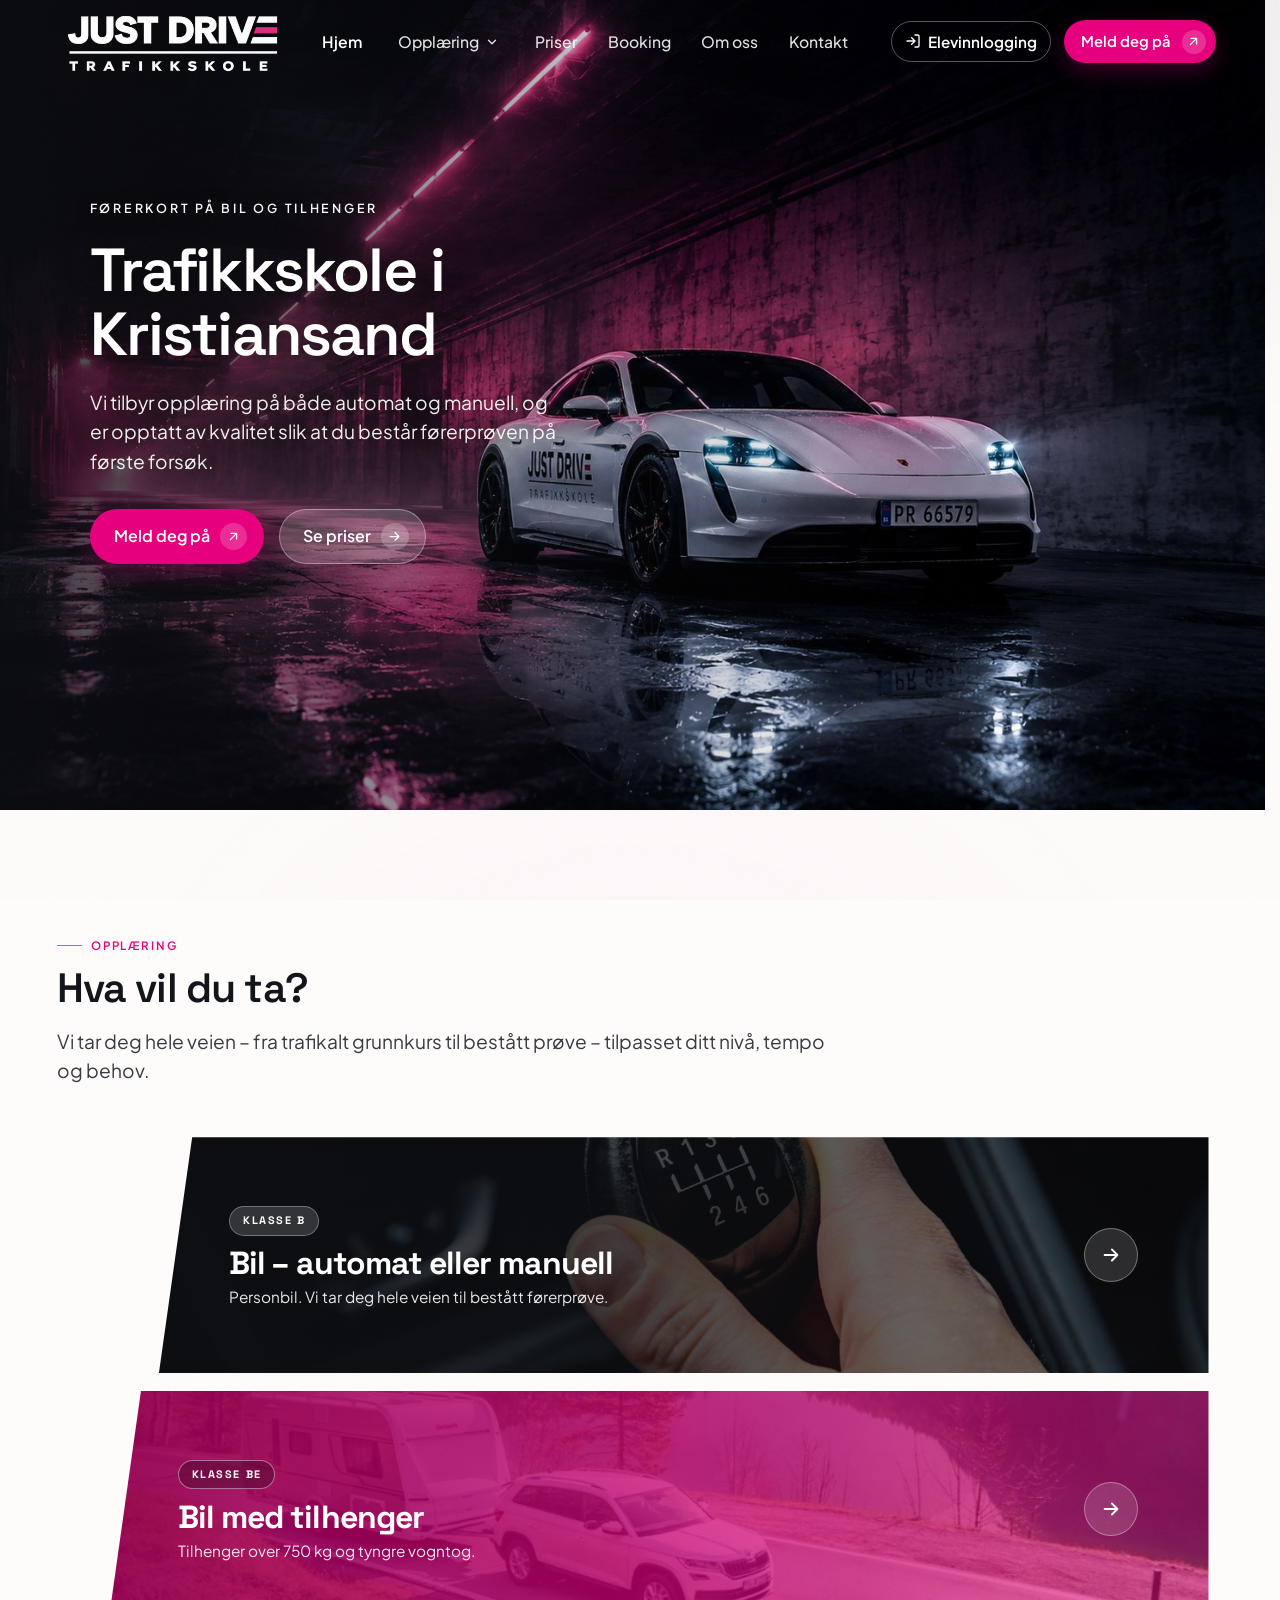
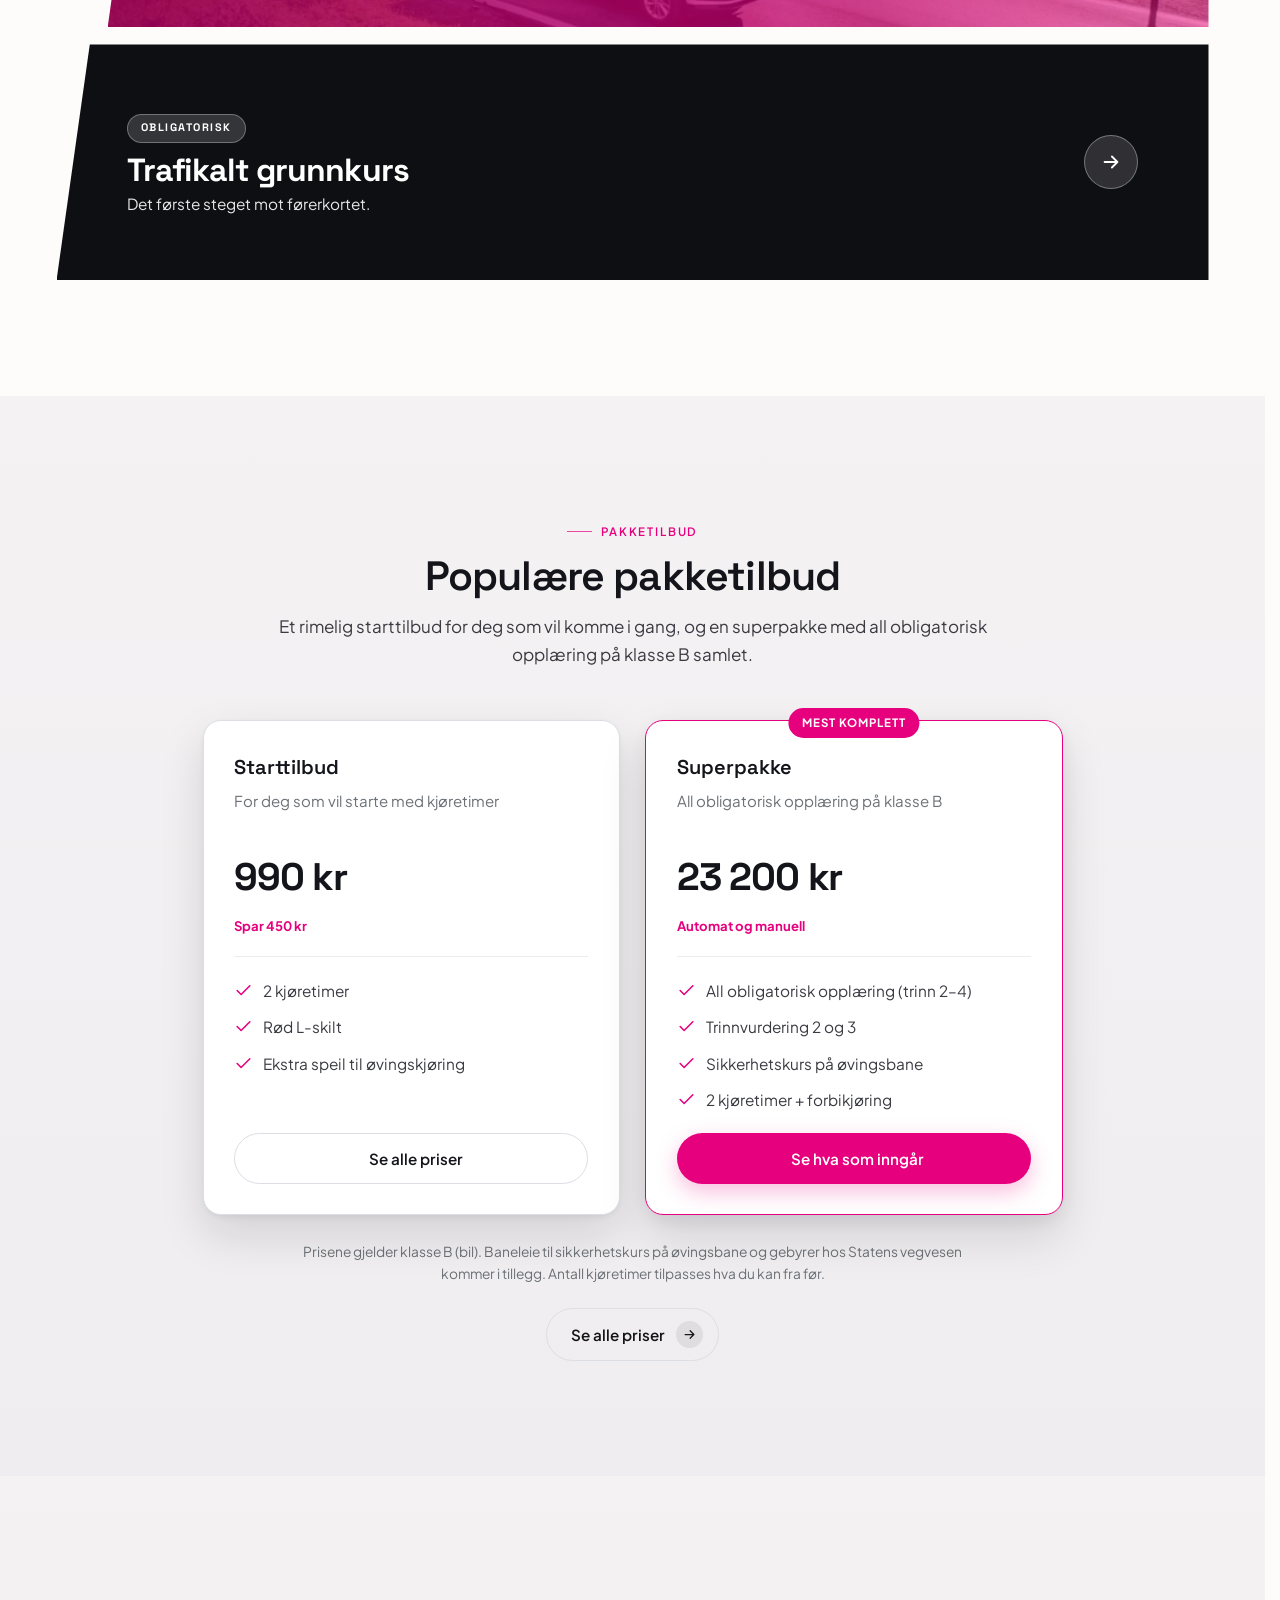
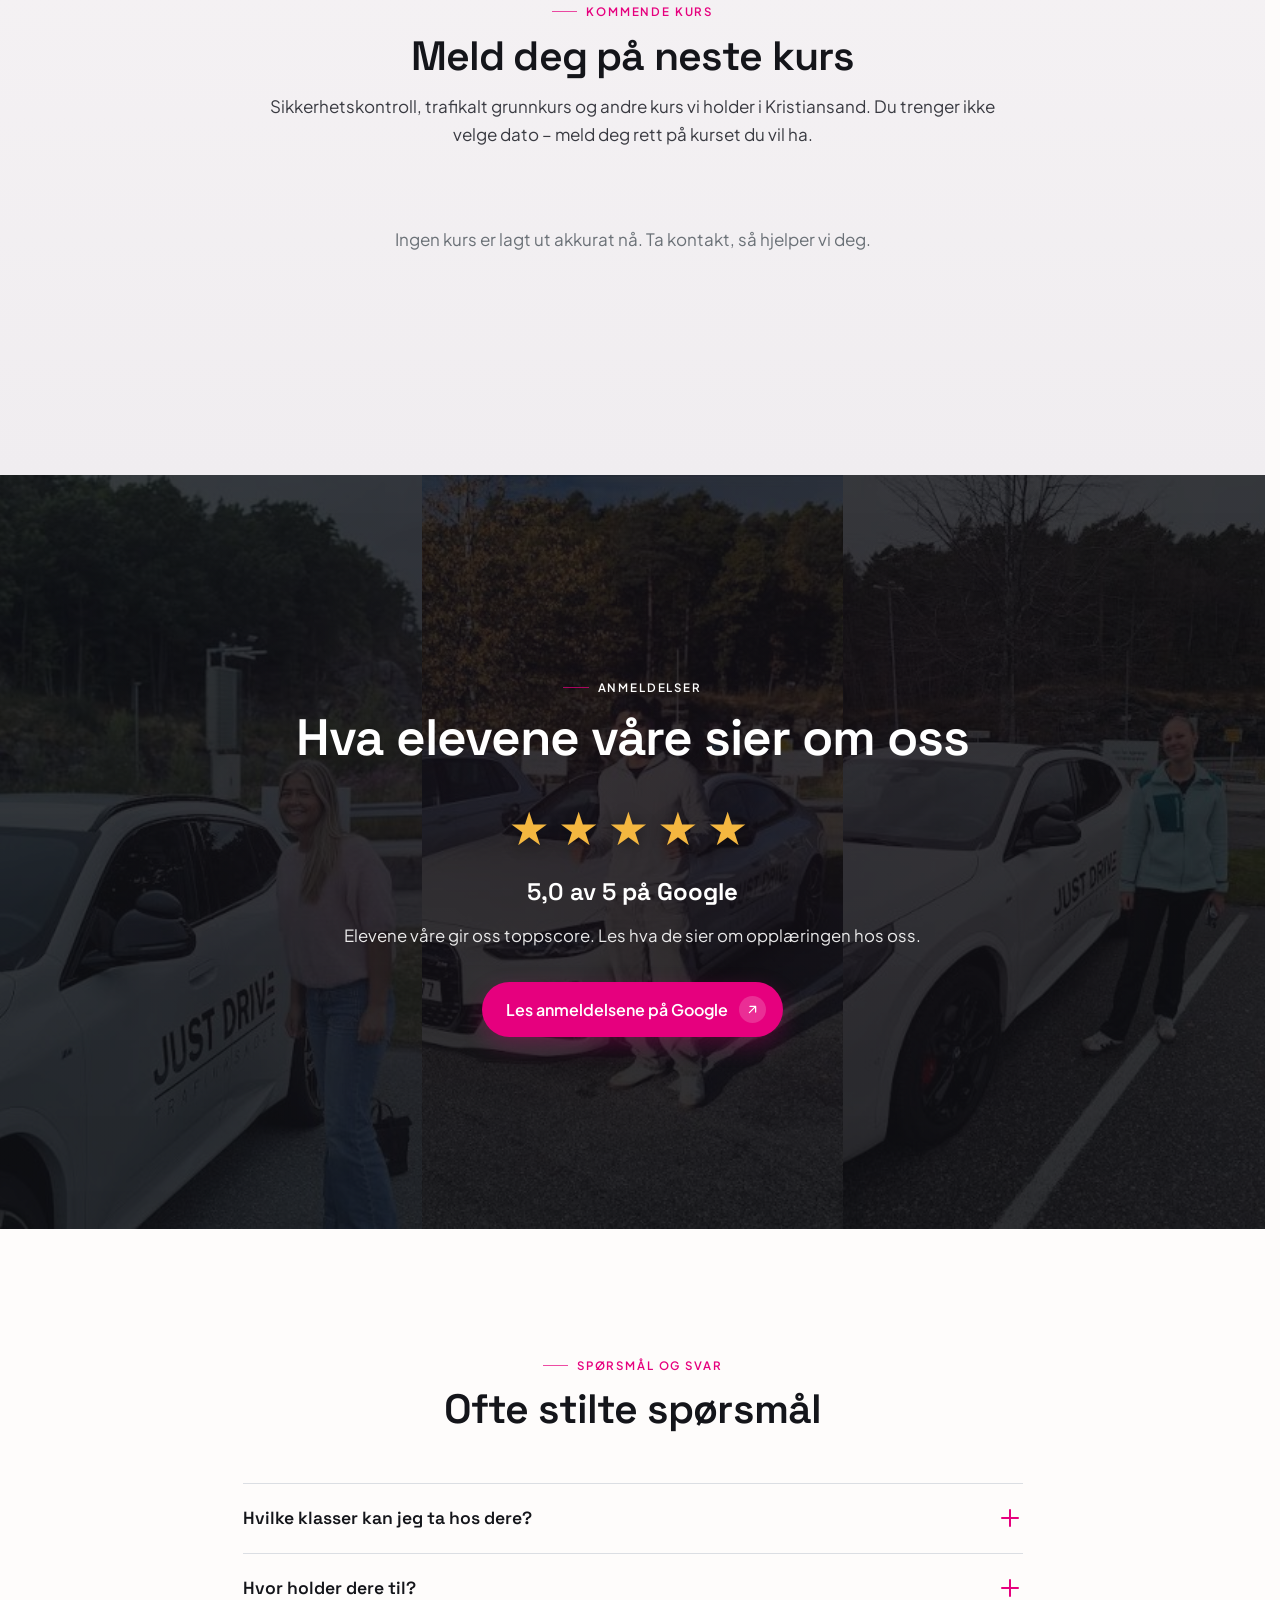
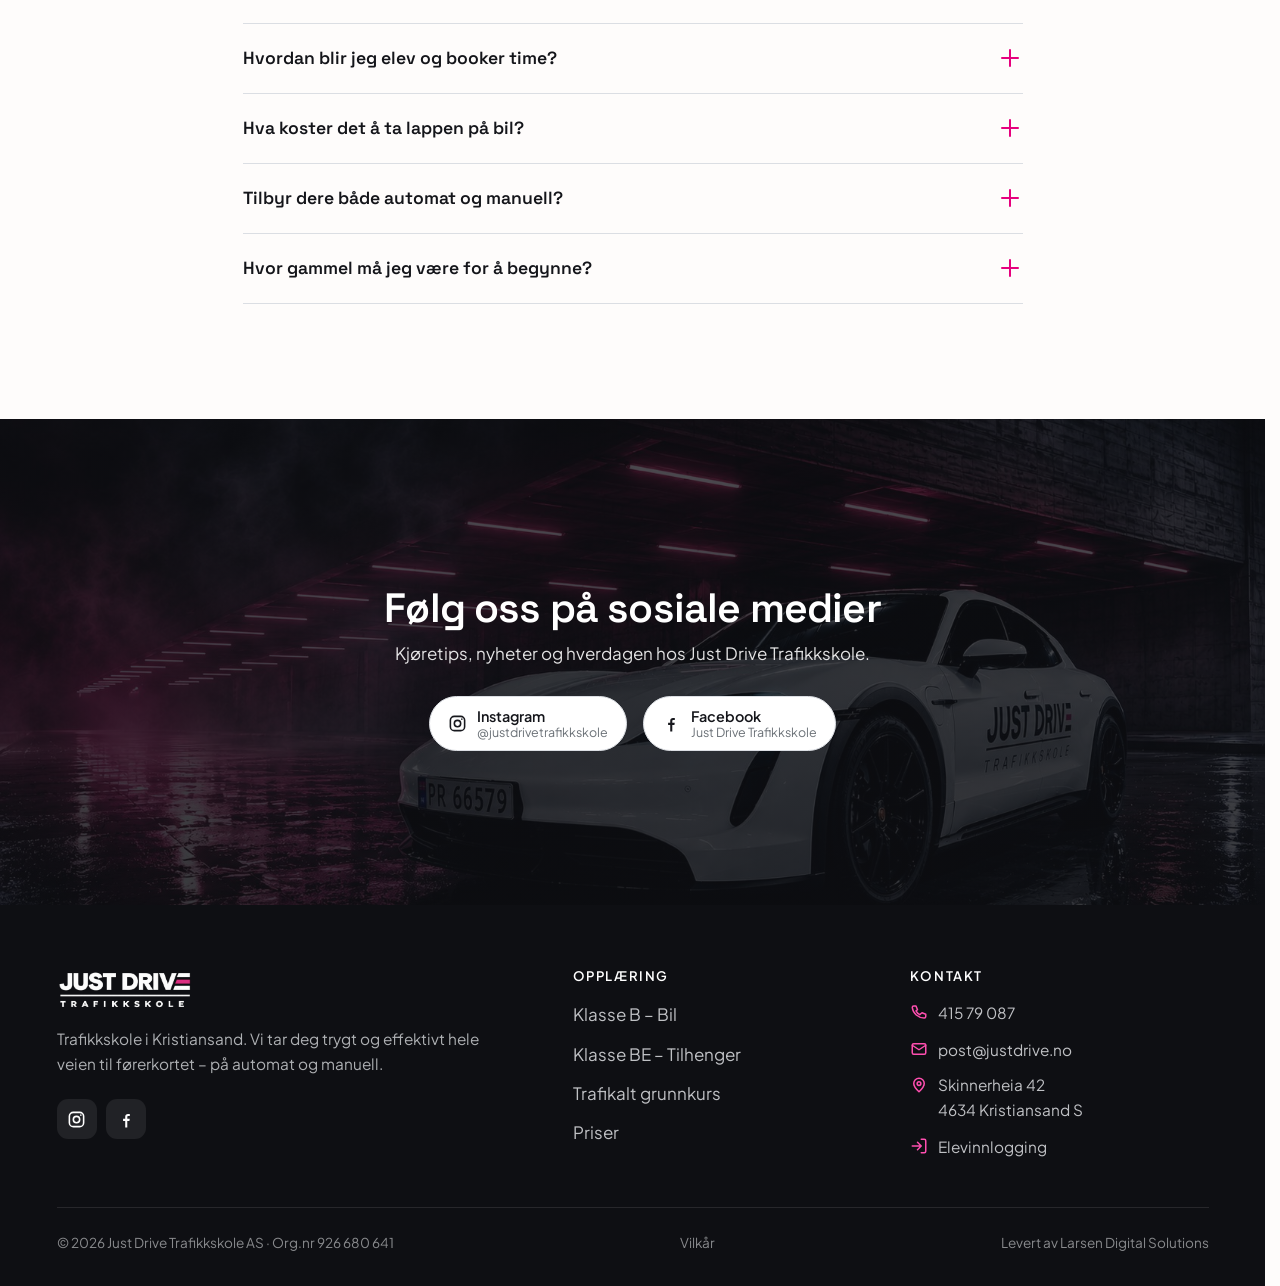
<file: index.html>
<!DOCTYPE html>
<html lang="nb">
<head>
  <meta charset="UTF-8">
  <meta name="viewport" content="width=device-width, initial-scale=1">
  <script>document.documentElement.classList.add('js')</script>
  <title>Trafikkskole i Kristiansand | Just Drive Trafikkskole</title>
  <meta name="description" content="Ta førerkortet trygt hos Just Drive Trafikkskole i Kristiansand. Klasse B automat og manuell, klasse BE tilhenger og trafikalt grunnkurs. Vi er opptatt av kvalitet i opplæringen slik at du består på første forsøk.">
  <link rel="canonical" href="https://justdrive.no/">
  <meta name="theme-color" content="#0E0F13">
  <link rel="icon" type="image/png" href="img/favicon.png?v=4">
  <link rel="apple-touch-icon" href="img/favicon.png?v=4">
  <meta property="og:type" content="website">
  <meta property="og:site_name" content="Just Drive Trafikkskole">
  <meta property="og:locale" content="nb_NO">
  <meta property="og:title" content="Trafikkskole i Kristiansand | Just Drive Trafikkskole">
  <meta property="og:description" content="Føreropplæring i Kristiansand – klasse B (automat og manuell), klasse BE og trafikalt grunnkurs. Kvalitet og trygge sjåfører.">
  <meta property="og:url" content="https://justdrive.no/">
  <meta property="og:image" content="https://justdrive.no/img/jd-hero-2.jpg">
  <meta name="twitter:card" content="summary_large_image">
  <meta name="twitter:title" content="Trafikkskole i Kristiansand | Just Drive Trafikkskole">
  <meta name="twitter:description" content="Føreropplæring i Kristiansand. Klasse B, BE og trafikalt grunnkurs.">
  <meta name="twitter:image" content="https://justdrive.no/img/jd-hero-2.jpg">
  <meta name="geo.region" content="NO-42">
  <meta name="geo.placename" content="Kristiansand">
  <link rel="stylesheet" href="css/styles.css?v=43">
  <style>
    .ploc { display: grid; gap: clamp(1.1rem, 2vw, 1.6rem); }
    @media (min-width: 760px) { .ploc { grid-template-columns: 1fr 1fr; } }
    .loc-card { display: flex; flex-direction: column; padding: clamp(1.6rem, 3vw, 2.1rem); }
    .loc-card__tag { display: inline-flex; align-self: flex-start; font-family: var(--font-display); font-weight: 700; font-size: .72rem; letter-spacing: .1em; text-transform: uppercase; color: var(--accent); background: rgba(230,0,126,.1); padding: .36rem .85rem; border-radius: 999px; margin-bottom: 1rem; }
    .loc-card h3 { font-size: 1.45rem; margin-bottom: .9rem; }
    .loc-list { list-style: none; padding: 0; margin: 0 0 1.4rem; display: grid; gap: .8rem; }
    .loc-list li { display: flex; gap: .7rem; align-items: flex-start; font-size: .96rem; color: var(--ink-2); }
    .loc-list svg { flex: none; width: 19px; height: 19px; color: var(--accent); margin-top: 2px; }
    .loc-card .btn-row { margin-top: auto; }
    .pkg__save { display: inline-block; font-size: .82rem; font-weight: 700; color: var(--spark); margin-top: .2rem; }

    /* ---------- Klasser som E-striper (tre skr\00E5stilte barer, midterste magenta) ---------- */
    .ebars { --sk: clamp(20px, 2.6vw, 40px); --stp: clamp(18px, 4vw, 62px); display: grid; gap: clamp(.7rem, 1.4vw, 1.1rem); }
    .ebar { position: relative; isolation: isolate; overflow: hidden; display: flex; align-items: center; justify-content: space-between; gap: 1.2rem; min-height: clamp(154px, 20vw, 236px); padding: clamp(1.4rem, 3vw, 2.1rem) clamp(2.4rem, 5.5vw, 4.4rem); color: #fff; text-decoration: none; background: var(--bg-deep); clip-path: polygon(var(--sk) 0, 100% 0, 100% 100%, 0 100%); transition: transform .5s var(--ease); }
    /* Trapp: flat høyre kant, venstre trapper ut (hver stripe lengre nedover) */
    .ebar:nth-child(1) { margin-left: calc(var(--stp) * 2); }
    .ebar:nth-child(2) { margin-left: var(--stp); }
    .ebar:nth-child(3) { margin-left: 0; }
    .ebar:hover { transform: translateX(7px); }
    .ebar__img { position: absolute; inset: 0; z-index: -2; }
    .ebar__img img { width: 100%; height: 100%; object-fit: cover; object-position: center 42%; transition: transform 1.3s var(--ease); }
    .ebar:hover .ebar__img img { transform: scale(1.06); }
    .ebar::after { content: ''; position: absolute; inset: 0; z-index: -1; background: linear-gradient(90deg, rgba(14,15,19,.93) 0%, rgba(14,15,19,.76) 46%, rgba(14,15,19,.5) 100%); }
    .ebar--accent::after { background: linear-gradient(90deg, rgba(150,0,84,.93) 0%, rgba(205,0,113,.74) 52%, rgba(230,0,126,.52) 100%); }
    .ebar--accent .ebar__img img { object-position: 42% 66%; }
    .ebar__body { position: relative; }
    .ebar__tag { display: inline-block; font-family: var(--font-display); font-weight: 700; font-size: .68rem; letter-spacing: .14em; text-transform: uppercase; color: #fff; background: rgba(255,255,255,.16); border: 1px solid rgba(255,255,255,.3); padding: .3rem .8rem; border-radius: 999px; margin-bottom: .7rem; }
    .ebar--accent .ebar__tag { background: rgba(0,0,0,.26); border-color: rgba(255,255,255,.42); }
    .ebar h3 { font-family: var(--font-display); font-weight: 700; font-size: clamp(1.4rem, 2.5vw, 2.05rem); line-height: 1.04; letter-spacing: -.03em; color: #fff; margin: 0 0 .35rem; }
    .ebar p { color: rgba(255,255,255,.9); font-size: .96rem; line-height: 1.4; margin: 0; max-width: 44ch; }
    .ebar__arrow { position: relative; flex: none; width: 54px; height: 54px; border-radius: 50%; display: grid; place-items: center; background: rgba(255,255,255,.14); border: 1px solid rgba(255,255,255,.34); transition: background-color .3s var(--ease), border-color .3s var(--ease), transform .4s var(--ease-spring); }
    .ebar__arrow svg { width: 22px; height: 22px; color: #fff; transition: color .3s var(--ease); }
    .ebar:hover .ebar__arrow { background: #fff; border-color: #fff; transform: translateX(4px); }
    .ebar:hover .ebar__arrow svg { color: var(--bg-deep); }
    .ebar--accent:hover .ebar__arrow { background: var(--bg-deep); border-color: var(--bg-deep); }
    .ebar--accent:hover .ebar__arrow svg { color: #fff; }
    @media (max-width: 560px) { .ebars { --sk: 14px; --stp: 11px; } .ebar p { display: none; } .ebar__arrow { width: 46px; height: 46px; } }

    /* ---------- Anmeldelser (bredt b\00E5nd med 3-delt elevbilde) ---------- */
    .reviews-band { position: relative; isolation: isolate; overflow: hidden; color: #fff; padding-block: clamp(110px, 15vw, 220px); }
    .reviews-band__bg { position: absolute; inset: 0; z-index: -2; display: grid; grid-template-columns: repeat(3, 1fr); }
    .reviews-band__bg img { width: 100%; height: 100%; object-fit: cover; object-position: center 30%; }
    .reviews-band__scrim { position: absolute; inset: 0; z-index: -1; background: linear-gradient(180deg, rgba(14,15,19,.82), rgba(14,15,19,.86)), radial-gradient(52rem 38rem at 50% 48%, rgba(230,0,126,.15), transparent 70%); }
    .reviews-band__inner { max-width: 840px; margin-inline: auto; text-align: center; }
    .reviews-band__inner .eyebrow { color: #fff; }
    .reviews-band h2 { color: #fff; font-size: clamp(2.1rem, 4vw, 3.3rem); margin-top: .8rem; }
    .reviews-band__stars { color: var(--gold); font-size: clamp(2.1rem, 3.6vw, 3rem); letter-spacing: .18em; margin: 1.4rem 0 .5rem; text-shadow: 0 2px 16px rgba(0,0,0,.4); }
    .reviews-band__rating { margin: 0; font-family: var(--font-display); font-weight: 700; font-size: clamp(1.2rem, 2vw, 1.5rem); color: #fff; }
    .reviews-band__rating strong { color: #fff; }
    .reviews-band__lead { color: rgba(255,255,255,.9); margin: .7rem auto 2rem; max-width: 50ch; font-size: 1.05rem; }

    /* ---------- Følg oss (bånd med Porsche-bilde bak) ---------- */
    .follow-band { position: relative; isolation: isolate; overflow: hidden; padding-block: clamp(84px, 12vw, 168px); }
    .follow-band__bg { position: absolute; inset: 0; z-index: -2; }
    .follow-band__bg img { width: 100%; height: 100%; object-fit: cover; object-position: center 42%; }
    .follow-band__scrim { position: absolute; inset: 0; z-index: -1; background: linear-gradient(180deg, rgba(14,15,19,.74) 0%, rgba(14,15,19,.82) 100%); }
    .follow-band h2 { color: #fff; font-size: clamp(1.9rem, 3.2vw, 2.7rem); }
    .follow-band .section-head p { color: rgba(255,255,255,.88); }
  </style>
  <script type="application/ld+json">{"@context":"https://schema.org","@type":"DrivingSchool","@id":"https://justdrive.no/#trafikkskole","name":"Just Drive Trafikkskole AS","description":"Trafikkskole i Kristiansand. Føreropplæring i klasse B (automat og manuell), klasse BE (tilhenger) og trafikalt grunnkurs.","url":"https://justdrive.no/","image":"https://justdrive.no/img/jd-hero.jpg","email":"post@justdrive.no","telephone":"+4741579087","priceRange":"$$","foundingDate":"2021","address":{"@type":"PostalAddress","streetAddress":"Skinnerheia 42","postalCode":"4634","addressLocality":"Kristiansand","addressCountry":"NO"},"areaServed":[{"@type":"City","name":"Kristiansand"},{"@type":"Place","name":"Vennesla"},{"@type":"Place","name":"Søgne"},{"@type":"Place","name":"Lillesand"},{"@type":"Place","name":"Agder"}],"makesOffer":[{"@type":"Offer","itemOffered":{"@type":"Service","name":"Klasse B – bil (automat og manuell)"}},{"@type":"Offer","itemOffered":{"@type":"Service","name":"Klasse BE – bil med tilhenger"}},{"@type":"Offer","itemOffered":{"@type":"Service","name":"Trafikalt grunnkurs"}}]}</script>
</head>
<body>
  <a href="#hovedinnhold" class="skip-link">Hopp til innhold</a>

  <!-- ===================== NAV ===================== -->
  <header class="nav">
    <div class="container nav__inner">
      <a class="brand" href="index.html" aria-label="Just Drive Trafikkskole, forside"><img decoding="async" class="brand__logo brand__logo--dark" src="img/logo.png" alt="Just Drive Trafikkskole"><img decoding="async" class="brand__logo brand__logo--light" src="img/logo-hvit.png" alt="" aria-hidden="true"></a>

      <nav class="nav__links" aria-label="Hovedmeny">
        <a href="index.html" aria-current="page">Hjem</a>
        <div class="has-dd">
          <button class="dd__btn" aria-haspopup="true" aria-expanded="false">Opplæring
            <svg viewBox="0 0 24 24" fill="none" stroke="currentColor" stroke-width="2.4" stroke-linecap="round" stroke-linejoin="round" aria-hidden="true"><path d="m6 9 6 6 6-6"/></svg>
          </button>
          <div class="dd__panel" role="menu">
            <a href="klasse-b.html" role="menuitem"><span class="dd__ic"><svg viewBox="0 0 24 24" fill="none" stroke="currentColor" stroke-width="2" stroke-linecap="round" stroke-linejoin="round"><path d="M5 13l1.5-4.5A2 2 0 0 1 8.4 7h7.2a2 2 0 0 1 1.9 1.5L19 13M5 13h14v4H5z"/><circle cx="8" cy="17" r="1.4"/><circle cx="16" cy="17" r="1.4"/></svg></span><span><b>Klasse B – Bil</b><span>Manuell eller automat</span></span></a>
            <a href="klasse-be.html" role="menuitem"><span class="dd__ic"><svg viewBox="0 0 24 24" fill="none" stroke="currentColor" stroke-width="2" stroke-linecap="round" stroke-linejoin="round"><path d="M3 8h9v6H3zM12 11h6l3 3v0h-9z"/><circle cx="7" cy="17" r="1.6"/><circle cx="17" cy="17" r="1.6"/></svg></span><span><b>Klasse BE</b><span>Bil med tilhenger</span></span></a>
            <a href="trafikalt-grunnkurs.html" role="menuitem"><span class="dd__ic"><svg viewBox="0 0 24 24" fill="none" stroke="currentColor" stroke-width="2" stroke-linecap="round" stroke-linejoin="round"><path d="M9 11l3 3L22 4"/><path d="M21 12v7a2 2 0 0 1-2 2H5a2 2 0 0 1-2-2V5a2 2 0 0 1 2-2h11"/></svg></span><span><b>Trafikalt grunnkurs</b><span>Obligatorisk førstesteg</span></span></a>
          </div>
        </div>
        <a href="priser.html">Priser</a>
        <a href="booking.html">Booking</a>
        <a href="om-oss.html">Om oss</a>
        <a href="kontakt.html">Kontakt</a>
      </nav>

      <div class="nav__cta">
        <a class="nav__login" href="https://tabs.no/start" target="_blank" rel="noopener" aria-label="Elevinnlogging (åpner nytt vindu)">
          <svg viewBox="0 0 24 24" fill="none" stroke="currentColor" stroke-width="2" stroke-linecap="round" stroke-linejoin="round" aria-hidden="true"><path d="M15 3h4a2 2 0 0 1 2 2v14a2 2 0 0 1-2 2h-4"/><path d="M10 17 15 12 10 7M15 12H3"/></svg>
          Elevinnlogging
        </a>
        <a class="btn btn--primary" href="kontakt.html">Meld deg på
          <span class="btn__icon" aria-hidden="true"><svg viewBox="0 0 24 24" fill="none" stroke="currentColor" stroke-width="2" stroke-linecap="round" stroke-linejoin="round"><path d="M7 17 17 7M8 7h9v9"/></svg></span>
        </a>
      </div>

      <button class="nav__burger" aria-label="Åpne meny" aria-expanded="false" aria-controls="mobilmeny">
        <span></span><span></span><span></span>
      </button>
    </div>
  </header>

  <!-- mobilmeny -->
  <div class="mobile-menu" id="mobilmeny">
    <a class="m-link" href="index.html">Hjem</a>
    <span class="m-link" style="cursor:default;opacity:.7">Opplæring</span>
    <div class="m-sub">
      <a href="klasse-b.html">Klasse B – Bil</a>
      <a href="klasse-be.html">Klasse BE – Tilhenger</a>
      <a href="trafikalt-grunnkurs.html">Trafikalt grunnkurs</a>
    </div>
    <a class="m-link" href="priser.html">Priser</a>
    <a class="m-link" href="booking.html">Booking</a>
    <a class="m-link" href="om-oss.html">Om oss</a>
    <a class="m-link" href="kontakt.html">Kontakt</a>
    <div class="mobile-menu__foot">
      <a class="btn btn--ghost btn--block" href="https://tabs.no/start" target="_blank" rel="noopener">Elevinnlogging
        <span class="btn__icon" aria-hidden="true"><svg viewBox="0 0 24 24" fill="none" stroke="currentColor" stroke-width="2" stroke-linecap="round" stroke-linejoin="round"><path d="M15 3h4a2 2 0 0 1 2 2v14a2 2 0 0 1-2 2h-4"/><path d="M10 17 15 12 10 7M15 12H3"/></svg></span>
      </a>
      <a class="btn btn--primary btn--block" href="kontakt.html">Meld deg på
        <span class="btn__icon" aria-hidden="true"><svg viewBox="0 0 24 24" fill="none" stroke="currentColor" stroke-width="2" stroke-linecap="round" stroke-linejoin="round"><path d="M7 17 17 7M8 7h9v9"/></svg></span>
      </a>
    </div>
  </div>

  <main id="hovedinnhold">

    <!-- ===================== HERO ===================== -->
    <section class="hero">
      <div class="hero__bg" aria-hidden="true">
        <img decoding="async" src="img/jd-hero-2.jpg" alt="" width="1672" height="941" fetchpriority="high">
      </div>
      <div class="hero__scrim" aria-hidden="true"></div>
      <span data-nav-sentinel style="position:absolute;top:90px;height:1px;width:1px"></span>
      <div class="container hero__inner">
        <div class="hero__main">
          <span class="eyebrow">Førerkort på bil og tilhenger</span>
          <h1>Trafikkskole i Kristiansand</h1>
          <p class="lead">Vi tilbyr opplæring på både automat og manuell, og er opptatt av kvalitet slik at du består førerprøven på første forsøk.</p>
          <div class="btn-row">
            <a class="btn btn--primary btn--lg" href="kontakt.html">Meld deg på
              <span class="btn__icon" aria-hidden="true"><svg viewBox="0 0 24 24" fill="none" stroke="currentColor" stroke-width="2" stroke-linecap="round" stroke-linejoin="round"><path d="M7 17 17 7M8 7h9v9"/></svg></span>
            </a>
            <a class="btn btn--glass btn--lg" href="priser.html">Se priser
              <span class="btn__icon" aria-hidden="true"><svg viewBox="0 0 24 24" fill="none" stroke="currentColor" stroke-width="2" stroke-linecap="round" stroke-linejoin="round"><path d="M5 12h14M13 6l6 6-6 6"/></svg></span>
            </a>
          </div>
        </div>
      </div>
    </section>

    <!-- ===================== KLASSER ===================== -->
    <section class="section">
      <div class="container">
        <div class="section-head reveal">
          <span class="eyebrow">Opplæring</span>
          <h2 style="margin-top:.7rem">Hva vil du ta?</h2>
          <p class="lead">Vi tar deg hele veien – fra trafikalt grunnkurs til bestått prøve – tilpasset ditt nivå, tempo og behov.</p>
        </div>
        <div class="ebars reveal">
          <a class="ebar" href="klasse-b.html">
            <div class="ebar__img"><img decoding="async" src="img/manuell.jpg" alt="Klasse B – bil hos Just Drive Trafikkskole" loading="lazy" width="1400" height="500"></div>
            <div class="ebar__body">
              <span class="ebar__tag">Klasse B</span>
              <h3>Bil – automat eller manuell</h3>
              <p>Personbil. Vi tar deg hele veien til bestått førerprøve.</p>
            </div>
            <span class="ebar__arrow" aria-hidden="true"><svg viewBox="0 0 24 24" fill="none" stroke="currentColor" stroke-width="2" stroke-linecap="round" stroke-linejoin="round"><path d="M5 12h14M13 6l6 6-6 6"/></svg></span>
          </a>
          <a class="ebar ebar--accent" href="klasse-be.html">
            <div class="ebar__img"><img decoding="async" src="img/bil-campingvogn.webp" alt="Klasse BE – bil med campingvogn hos Just Drive Trafikkskole" loading="lazy" width="1400" height="500"></div>
            <div class="ebar__body">
              <span class="ebar__tag">Klasse BE</span>
              <h3>Bil med tilhenger</h3>
              <p>Tilhenger over 750 kg og tyngre vogntog.</p>
            </div>
            <span class="ebar__arrow" aria-hidden="true"><svg viewBox="0 0 24 24" fill="none" stroke="currentColor" stroke-width="2" stroke-linecap="round" stroke-linejoin="round"><path d="M5 12h14M13 6l6 6-6 6"/></svg></span>
          </a>
          <a class="ebar" href="trafikalt-grunnkurs.html">
            <div class="ebar__img"><img decoding="async" src="img/trafikalt.jpg" alt="Trafikalt grunnkurs hos Just Drive Trafikkskole" loading="lazy" width="1400" height="500"></div>
            <div class="ebar__body">
              <span class="ebar__tag">Obligatorisk</span>
              <h3>Trafikalt grunnkurs</h3>
              <p>Det første steget mot førerkortet.</p>
            </div>
            <span class="ebar__arrow" aria-hidden="true"><svg viewBox="0 0 24 24" fill="none" stroke="currentColor" stroke-width="2" stroke-linecap="round" stroke-linejoin="round"><path d="M5 12h14M13 6l6 6-6 6"/></svg></span>
          </a>
        </div>
      </div>
    </section>

    <!-- ===================== PAKKETILBUD ===================== -->
    <section class="section section--soft" id="pakker">
      <div class="container">
        <div class="section-head section-head--center reveal">
          <span class="eyebrow eyebrow--center">Pakketilbud</span>
          <h2>Populære pakketilbud</h2>
          <p class="measure" style="margin:.9rem auto 0">Et rimelig starttilbud for deg som vil komme i gang, og en superpakke med all obligatorisk opplæring på klasse B samlet.</p>
        </div>
        <div class="ploc reveal" style="max-width:860px;margin-inline:auto">
          <div class="card pkg">
            <span class="pkg__name">Starttilbud</span>
            <p class="pkg__desc">For deg som vil starte med kjøretimer</p>
            <div class="pkg__price">990 kr</div>
            <span class="pkg__save">Spar 450 kr</span>
            <ul class="pkg__list">
              <li><svg viewBox="0 0 24 24" fill="none" stroke="currentColor" stroke-width="2" stroke-linecap="round" stroke-linejoin="round" aria-hidden="true"><path d="M20 6 9 17l-5-5"/></svg>2 kjøretimer</li>
              <li><svg viewBox="0 0 24 24" fill="none" stroke="currentColor" stroke-width="2" stroke-linecap="round" stroke-linejoin="round" aria-hidden="true"><path d="M20 6 9 17l-5-5"/></svg>Rød L-skilt</li>
              <li><svg viewBox="0 0 24 24" fill="none" stroke="currentColor" stroke-width="2" stroke-linecap="round" stroke-linejoin="round" aria-hidden="true"><path d="M20 6 9 17l-5-5"/></svg>Ekstra speil til øvingskjøring</li>
            </ul>
            <a class="btn btn--ghost btn--block" href="priser.html">Se alle priser</a>
          </div>
          <div class="card pkg pkg--featured">
            <span class="pkg__flag">Mest komplett</span>
            <span class="pkg__name">Superpakke</span>
            <p class="pkg__desc">All obligatorisk opplæring på klasse B</p>
            <div class="pkg__price">23 200 kr</div>
            <span class="pkg__save">Automat og manuell</span>
            <ul class="pkg__list">
              <li><svg viewBox="0 0 24 24" fill="none" stroke="currentColor" stroke-width="2" stroke-linecap="round" stroke-linejoin="round" aria-hidden="true"><path d="M20 6 9 17l-5-5"/></svg>All obligatorisk opplæring (trinn 2–4)</li>
              <li><svg viewBox="0 0 24 24" fill="none" stroke="currentColor" stroke-width="2" stroke-linecap="round" stroke-linejoin="round" aria-hidden="true"><path d="M20 6 9 17l-5-5"/></svg>Trinnvurdering 2 og 3</li>
              <li><svg viewBox="0 0 24 24" fill="none" stroke="currentColor" stroke-width="2" stroke-linecap="round" stroke-linejoin="round" aria-hidden="true"><path d="M20 6 9 17l-5-5"/></svg>Sikkerhetskurs på øvingsbane</li>
              <li><svg viewBox="0 0 24 24" fill="none" stroke="currentColor" stroke-width="2" stroke-linecap="round" stroke-linejoin="round" aria-hidden="true"><path d="M20 6 9 17l-5-5"/></svg>2 kjøretimer + forbikjøring</li>
            </ul>
            <a class="btn btn--primary btn--block" href="priser.html">Se hva som inngår</a>
          </div>
        </div>
        <p class="price-note center" style="margin-top:1.6rem;max-width:66ch;margin-inline:auto">Prisene gjelder klasse B (bil). Baneleie til sikkerhetskurs på øvingsbane og gebyrer hos Statens vegvesen kommer i tillegg. Antall kjøretimer tilpasses hva du kan fra før.</p>
        <div class="center reveal" style="margin-top:1.4rem">
          <a class="btn btn--ghost" href="priser.html">Se alle priser<span class="btn__icon" aria-hidden="true"><svg viewBox="0 0 24 24" fill="none" stroke="currentColor" stroke-width="2" stroke-linecap="round" stroke-linejoin="round"><path d="M5 12h14M13 6l6 6-6 6"/></svg></span></a>
        </div>
      </div>
    </section>

    <!-- ===================== KOMMENDE KURS ===================== -->
    <section class="section section--soft">
      <div class="container">
        <div class="section-head section-head--center reveal">
          <span class="eyebrow eyebrow--center">Kommende kurs</span>
          <h2>Meld deg på neste kurs</h2>
          <p class="measure" style="margin:.9rem auto 0">Sikkerhetskontroll, trafikalt grunnkurs og andre kurs vi holder i Kristiansand. Du trenger ikke velge dato – meld deg rett på kurset du vil ha.</p>
        </div>
        <div class="ko-grid reveal" data-kurs-list="teaser" data-limit="4"><p class="ko-empty">Laster kommende kurs …</p></div>
        <div class="center reveal" style="margin-top:1.8rem"><a class="btn btn--ghost" href="booking.html">Se alle kurs og kalender<span class="btn__icon" aria-hidden="true"><svg viewBox="0 0 24 24" fill="none" stroke="currentColor" stroke-width="2" stroke-linecap="round" stroke-linejoin="round"><path d="M5 12h14M13 6l6 6-6 6"/></svg></span></a></div>
      </div>
    </section>

    <!-- ===================== ANMELDELSER ===================== -->
    <section class="reviews-band">
      <div class="reviews-band__bg" aria-hidden="true">
        <img decoding="async" src="img/elev-1.jpg" alt="" loading="lazy" width="390" height="500">
        <img decoding="async" src="img/elev-2.jpg" alt="" loading="lazy" width="390" height="500">
        <img decoding="async" src="img/elev-3.jpg" alt="" loading="lazy" width="390" height="500">
      </div>
      <div class="reviews-band__scrim" aria-hidden="true"></div>
      <div class="container">
        <div class="reviews-band__inner reveal">
          <span class="eyebrow eyebrow--center">Anmeldelser</span>
          <h2>Hva elevene våre sier om oss</h2>
          <div class="reviews-band__stars" aria-label="5 av 5 stjerner">★★★★★</div>
          <p class="reviews-band__rating"><strong>5,0 av 5</strong> på Google</p>
          <p class="reviews-band__lead">Elevene våre gir oss toppscore. Les hva de sier om opplæringen hos oss.</p>
          <a class="btn btn--primary btn--lg" href="https://search.google.com/local/reviews?placeid=ChIJu52R3WgDOEYRV50nKOR0nLM" target="_blank" rel="noopener">Les anmeldelsene på Google<span class="btn__icon" aria-hidden="true"><svg viewBox="0 0 24 24" fill="none" stroke="currentColor" stroke-width="2" stroke-linecap="round" stroke-linejoin="round"><path d="M7 17 17 7M8 7h9v9"/></svg></span></a>
        </div>
      </div>
    </section>

    <!-- ===================== FAQ ===================== -->
    <section class="section">
      <div class="container">
        <div class="section-head section-head--center reveal">
          <span class="eyebrow eyebrow--center">Spørsmål og svar</span>
          <h2>Ofte stilte spørsmål</h2>
        </div>
        <div class="faq reveal" style="max-width:780px;margin-inline:auto">
          <details><summary>Hvilke klasser kan jeg ta hos dere? <span class="faq__icon" aria-hidden="true"></span></summary><div class="faq__body"><p>Vi tilbyr klasse B (bil – automat og manuell), klasse BE (bil med tilhenger) og trafikalt grunnkurs. Vi holder til i Kristiansand.</p></div></details>
          <details><summary>Hvor holder dere til? <span class="faq__icon" aria-hidden="true"></span></summary><div class="faq__body"><p>Vi er i Kristiansand (Skinnerheia 42, 4634 Kristiansand S). Teorikurs holder vi sentralt på Comfort Hotel i Skippergata 7. Ta kontakt på <a href="tel:+4741579087">415 79 087</a> eller <a href="mailto:post@justdrive.no">post@justdrive.no</a>, så avtaler vi oppstart.</p></div></details>
          <details><summary>Hvordan blir jeg elev og booker time? <span class="faq__icon" aria-hidden="true"></span></summary><div class="faq__body"><p>Ta kontakt via «Meld deg på», så registrerer vi deg som elev. Du booker kjøretimer og melder deg på kurs i bookingsystemet vårt, og logger inn som elev på <a href="https://tabs.no/start" target="_blank" rel="noopener">tabs.no</a>. Du kan også ringe oss på <a href="tel:+4741579087">415 79 087</a>.</p></div></details>
          <details><summary>Hva koster det å ta lappen på bil? <span class="faq__icon" aria-hidden="true"></span></summary><div class="faq__body"><p>Vi har et starttilbud på 990 kr (2 kjøretimer, rødt L-skilt og speil), og en superpakke med all obligatorisk opplæring til 23 200 kr. Antall kjøretimer tilpasses hva du kan fra før. Se full oversikt på <a href="priser.html">prissiden</a>.</p></div></details>
          <details><summary>Tilbyr dere både automat og manuell? <span class="faq__icon" aria-hidden="true"></span></summary><div class="faq__body"><p>Ja. Vi tilbyr opplæring på både automat og manuell. Med automat slipper du clutch og gir og kan bruke mer fokus på trafikken, mens manuell lar deg kjøre alle biler.</p></div></details>
          <details><summary>Hvor gammel må jeg være for å begynne? <span class="faq__icon" aria-hidden="true"></span></summary><div class="faq__body"><p>Du kan ta trafikalt grunnkurs fra du fyller 15 år og øvelseskjøre bil fra 16 år. Førerkort i klasse B får du tidligst ved fylte 18 år.</p></div></details>
        </div>
      </div>
    </section>
    <script type="application/ld+json">{"@context":"https://schema.org","@type":"FAQPage","mainEntity":[{"@type":"Question","name":"Hvilke klasser kan jeg ta hos dere?","acceptedAnswer":{"@type":"Answer","text":"Vi tilbyr klasse B (bil – automat og manuell), klasse BE (bil med tilhenger) og trafikalt grunnkurs. Vi holder til i Kristiansand."}},{"@type":"Question","name":"Hvor holder dere til?","acceptedAnswer":{"@type":"Answer","text":"Vi er i Kristiansand (Skinnerheia 42, 4634 Kristiansand S). Teorikurs holdes på Comfort Hotel i Skippergata 7. Ta kontakt på 415 79 087 eller post@justdrive.no."}},{"@type":"Question","name":"Hva koster det å ta lappen på bil?","acceptedAnswer":{"@type":"Answer","text":"Vi har et starttilbud på 990 kr (2 kjøretimer, rødt L-skilt og speil) og en superpakke med all obligatorisk opplæring til 23 200 kr. Antall kjøretimer tilpasses hva du kan fra før."}},{"@type":"Question","name":"Tilbyr dere både automat og manuell?","acceptedAnswer":{"@type":"Answer","text":"Ja. Vi tilbyr opplæring på både automat og manuell."}},{"@type":"Question","name":"Hvor gammel må jeg være for å begynne?","acceptedAnswer":{"@type":"Answer","text":"Trafikalt grunnkurs fra 15 år, øvelseskjøring bil fra 16 år, førerkort klasse B fra 18 år."}}]}</script>

    <!-- ===================== FØLG OSS ===================== -->
    <section class="follow-band">
      <div class="follow-band__bg" aria-hidden="true"><img decoding="async" src="img/jd-follow.jpg" alt="" loading="lazy" width="1672" height="941"></div>
      <div class="follow-band__scrim" aria-hidden="true"></div>
      <div class="container">
        <div class="section-head section-head--center reveal" style="margin-bottom:1.8rem"><h2>Følg oss på sosiale medier</h2><p style="margin-top:.6rem">Kjøretips, nyheter og hverdagen hos Just Drive Trafikkskole.</p></div>
        <div class="follow reveal">
          <a class="follow__btn" href="https://www.instagram.com/justdrivetrafikkskole/" target="_blank" rel="noopener"><svg viewBox="0 0 24 24" fill="none" stroke="currentColor" stroke-width="2" stroke-linecap="round" stroke-linejoin="round" aria-hidden="true"><rect x="3" y="3" width="18" height="18" rx="5"/><circle cx="12" cy="12" r="4"/><circle cx="17.5" cy="6.5" r="1" fill="currentColor" stroke="none"/></svg><span><b>Instagram</b><small>@justdrivetrafikkskole</small></span></a>
          <a class="follow__btn" href="https://www.facebook.com/justdrivetrafikkskole" target="_blank" rel="noopener"><svg viewBox="0 0 24 24" fill="currentColor" aria-hidden="true"><path d="M13 22v-8h2.7l.4-3H13V9.1c0-.87.3-1.46 1.56-1.46H16.2V5.02C15.86 4.97 14.84 4.9 13.85 4.9c-2.06 0-3.47 1.26-3.47 3.57V11H7.7v3h2.68v8H13Z"/></svg><span><b>Facebook</b><small>Just Drive Trafikkskole</small></span></a>
        </div>
      </div>
    </section>

  </main>

  <!-- ===================== FOOTER ===================== -->
  <footer class="footer">
    <div class="container">
      <div class="footer__grid">
        <div>
          <a class="brand" href="index.html" aria-label="Just Drive Trafikkskole, forside">
            <img decoding="async" class="brand__logo" src="img/logo-hvit.png" style="height:40px;width:auto;background:none;padding:0;border:0;border-radius:0;box-shadow:none" alt="Just Drive Trafikkskole">
          </a>
          <p class="footer__about">Trafikkskole i Kristiansand. Vi tar deg trygt og effektivt hele veien til førerkortet – på automat og manuell.</p>
          <div class="footer__social"><a href="https://www.instagram.com/justdrivetrafikkskole/" target="_blank" rel="noopener" aria-label="Følg Just Drive Trafikkskole på Instagram"><svg viewBox="0 0 24 24" fill="none" stroke="currentColor" stroke-width="2" stroke-linecap="round" stroke-linejoin="round" aria-hidden="true"><rect x="3" y="3" width="18" height="18" rx="5"/><circle cx="12" cy="12" r="4"/><circle cx="17.5" cy="6.5" r="1" fill="currentColor" stroke="none"/></svg></a><a href="https://www.facebook.com/justdrivetrafikkskole" target="_blank" rel="noopener" aria-label="Følg Just Drive Trafikkskole på Facebook"><svg viewBox="0 0 24 24" fill="currentColor" aria-hidden="true"><path d="M13 22v-8h2.7l.4-3H13V9.1c0-.87.3-1.46 1.56-1.46H16.2V5.02C15.86 4.97 14.84 4.9 13.85 4.9c-2.06 0-3.47 1.26-3.47 3.57V11H7.7v3h2.68v8H13Z"/></svg></a></div>
        </div>
        <div>
          <h4>Opplæring</h4>
          <ul>
            <li><a href="klasse-b.html">Klasse B – Bil</a></li>
            <li><a href="klasse-be.html">Klasse BE – Tilhenger</a></li>
            <li><a href="trafikalt-grunnkurs.html">Trafikalt grunnkurs</a></li>
            <li><a href="priser.html">Priser</a></li>
          </ul>
        </div>
        <div>
          <h4>Kontakt</h4>
          <ul class="footer__contact">
            <li><svg viewBox="0 0 24 24" fill="none" stroke="currentColor" stroke-width="2" stroke-linecap="round" stroke-linejoin="round" aria-hidden="true"><path d="M5 4h3l2 5-2 1.5a11 11 0 0 0 5 5L16 13l5 2v3a2 2 0 0 1-2 2A16 16 0 0 1 3 6a2 2 0 0 1 2-2Z"/></svg><a href="tel:+4741579087">415 79 087</a></li><li><svg viewBox="0 0 24 24" fill="none" stroke="currentColor" stroke-width="2" stroke-linecap="round" stroke-linejoin="round" aria-hidden="true"><rect x="3" y="5" width="18" height="14" rx="2"/><path d="m3 7 9 6 9-6"/></svg><a href="mailto:post@justdrive.no">post@justdrive.no</a></li>
            <li><svg viewBox="0 0 24 24" fill="none" stroke="currentColor" stroke-width="2" stroke-linecap="round" stroke-linejoin="round" aria-hidden="true"><path d="M12 21s-7-6.5-7-11a7 7 0 0 1 14 0c0 4.5-7 11-7 11Z"/><circle cx="12" cy="10" r="2.5"/></svg><span style="line-height:1.6">Skinnerheia 42<br>4634 Kristiansand S</span></li>
            <li><svg viewBox="0 0 24 24" fill="none" stroke="currentColor" stroke-width="2" stroke-linecap="round" stroke-linejoin="round" aria-hidden="true"><path d="M15 3h4a2 2 0 0 1 2 2v14a2 2 0 0 1-2 2h-4"/><path d="M10 17 15 12 10 7M15 12H3"/></svg><a href="https://tabs.no/start" target="_blank" rel="noopener">Elevinnlogging</a></li>
          </ul>
        </div>
      </div>
      <div class="footer__bar">
        <span>© <span data-year>2026</span> Just Drive Trafikkskole AS · Org.nr 926 680 641</span>
        <a href="vilkar.html">Vilkår</a>
        <span>Levert av Larsen Digital Solutions</span>
      </div>
    </div>
  </footer>

  <!-- mobil sticky-bar -->
  <div class="mbar">
    <a class="btn btn--ghost" href="priser.html">Se priser</a>
    <a class="btn btn--primary" href="kontakt.html">Meld deg på
      <span class="btn__icon" aria-hidden="true"><svg viewBox="0 0 24 24" fill="none" stroke="currentColor" stroke-width="2" stroke-linecap="round" stroke-linejoin="round"><path d="M7 17 17 7M8 7h9v9"/></svg></span>
    </a>
  </div>

  <script src="js/main.js?v=13" defer></script>
  <script src="data/kurs.js?v=1" defer></script>
  <script src="js/kommende-kurs.js?v=2" defer></script>
</body>
</html>
</file>
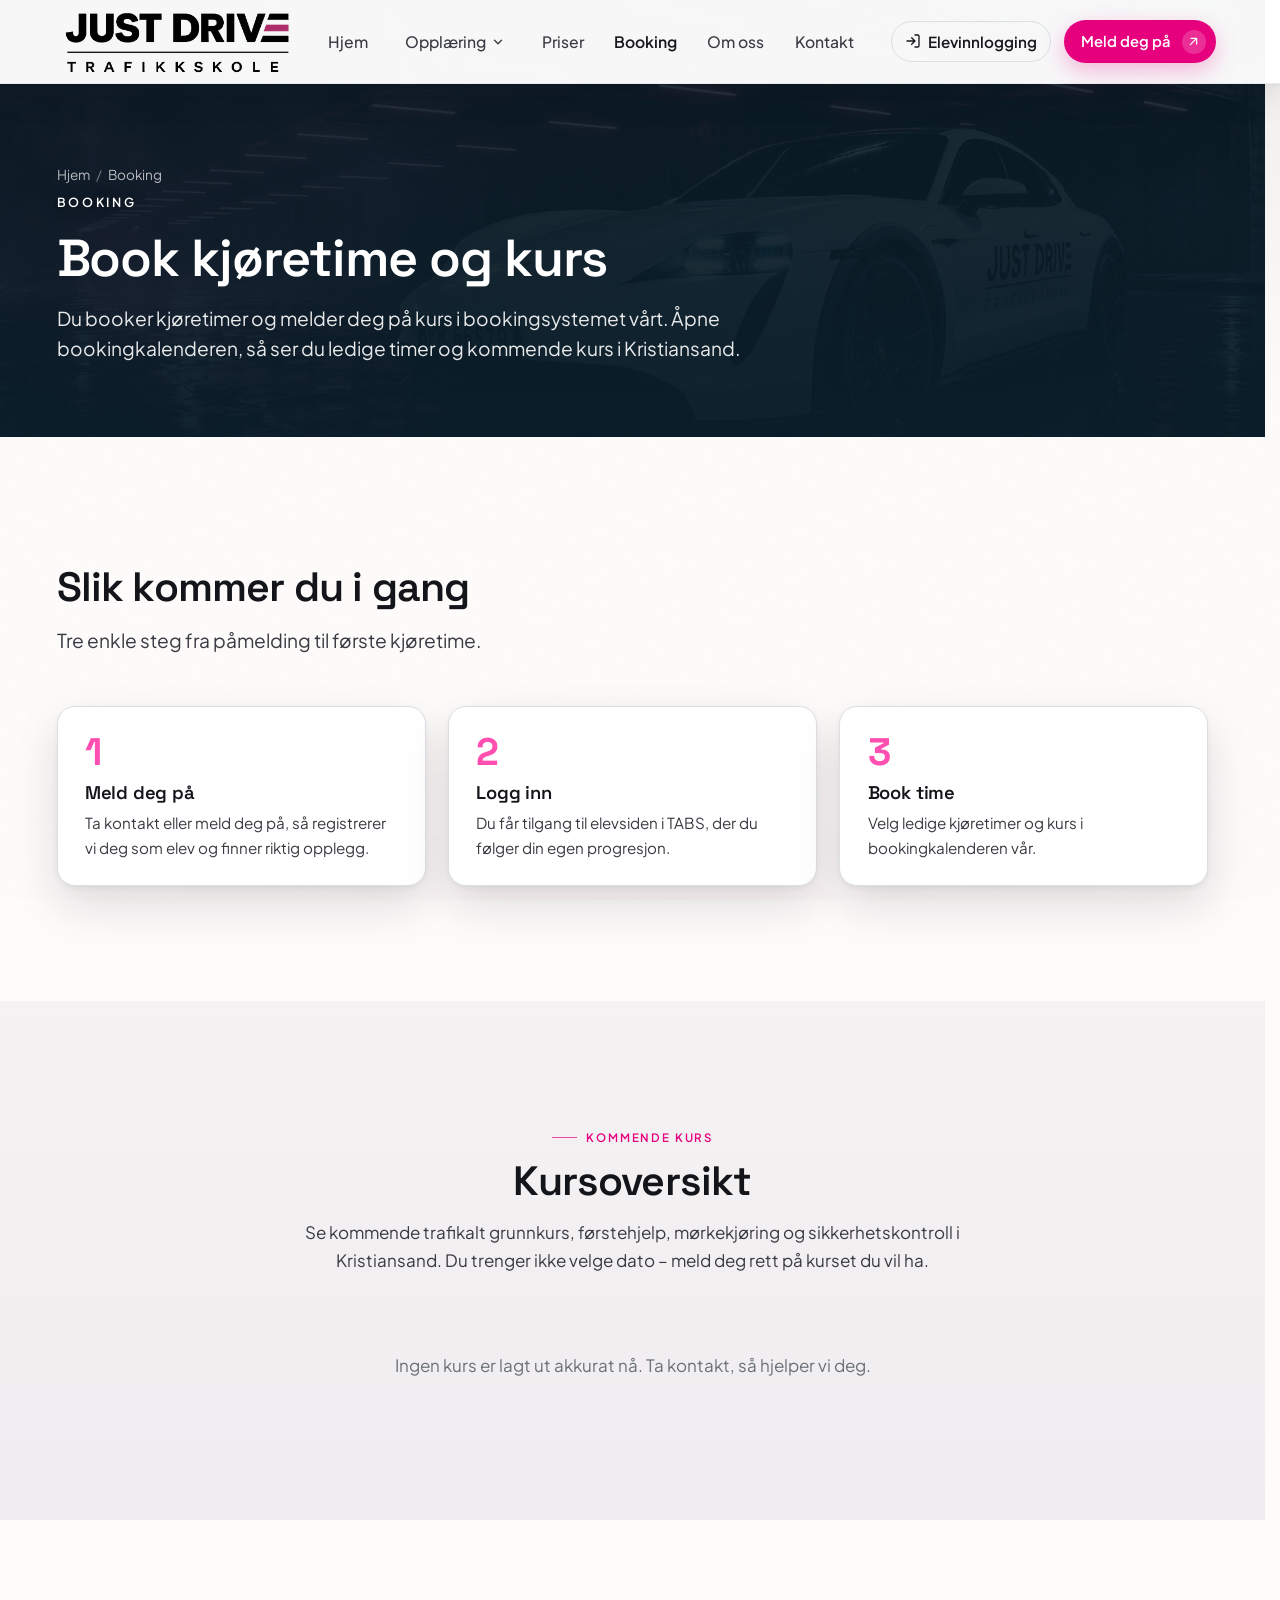
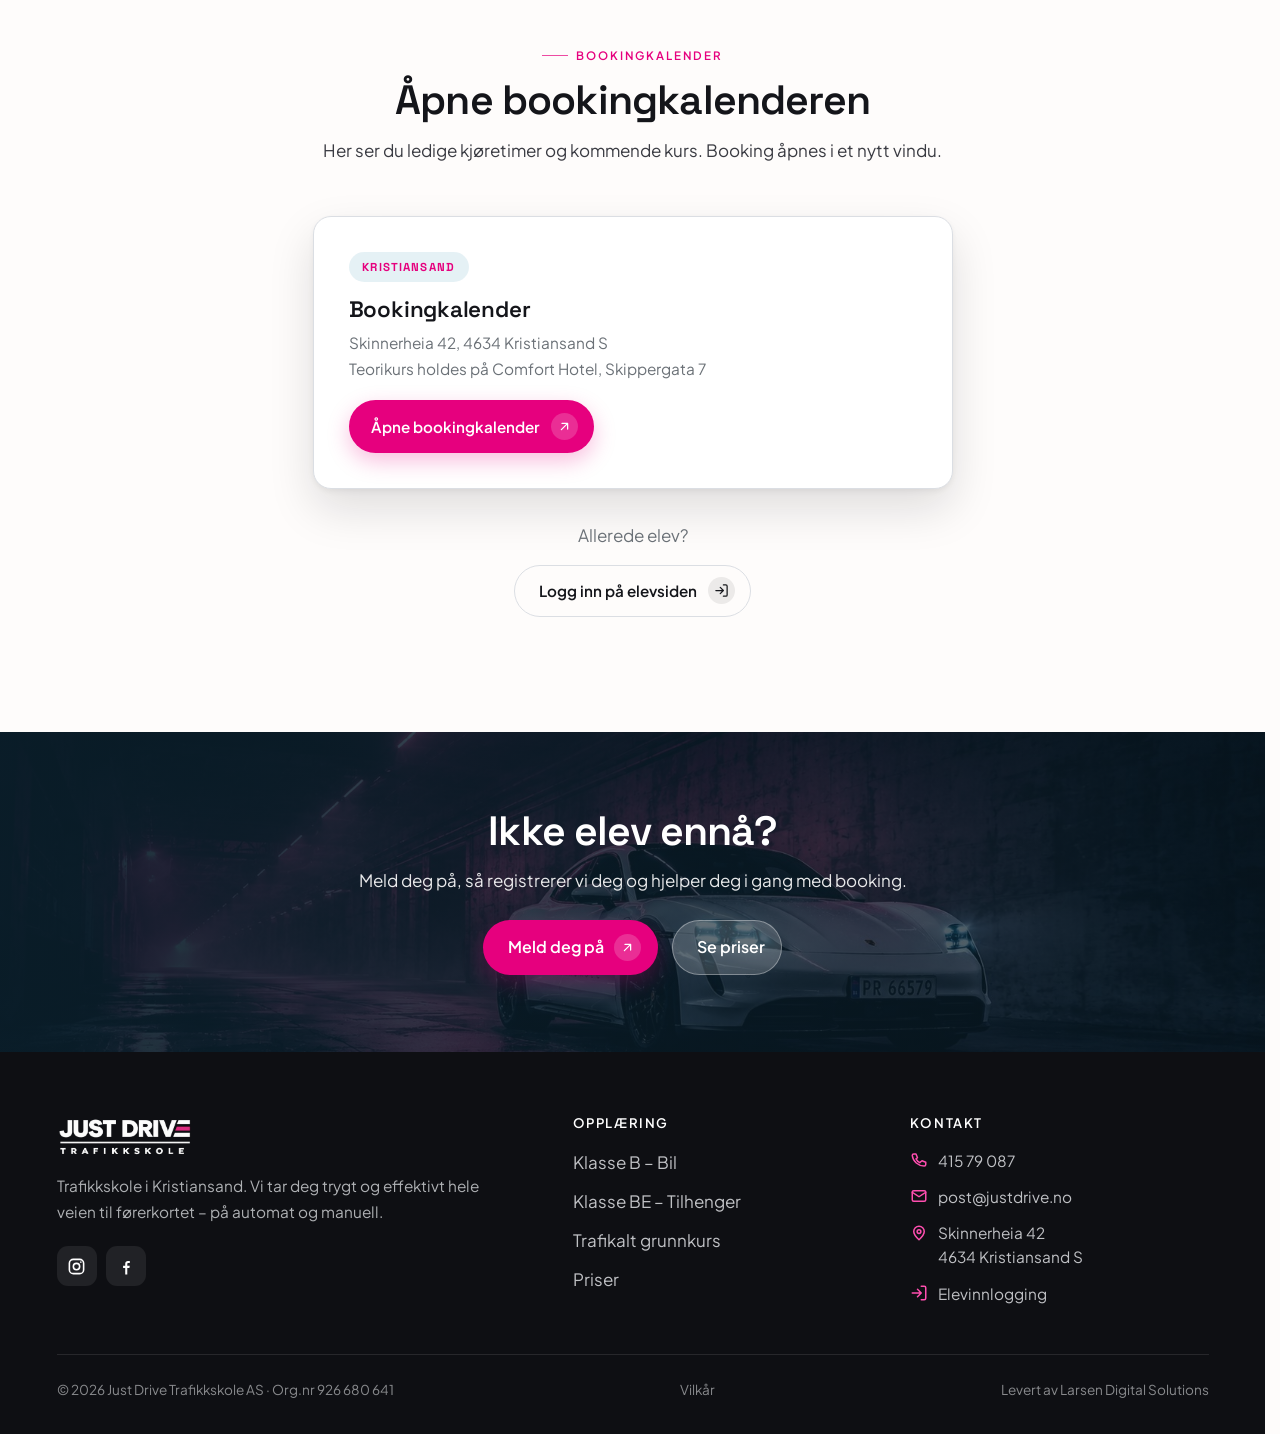
<file: booking.html>
<!DOCTYPE html>
<html lang="nb">
<head>
  <meta charset="UTF-8">
  <meta name="viewport" content="width=device-width, initial-scale=1">
  <script>document.documentElement.classList.add('js')</script>
  <title>Booking og kommende kurs | Just Drive Trafikkskole</title>
  <meta name="description" content="Book kjøretime og meld deg på kurs hos Just Drive Trafikkskole i Kristiansand. Åpne bookingkalenderen og logg inn på elevsiden via TABS.">
  <link rel="canonical" href="https://justdrive.no/booking.html">
  <meta name="theme-color" content="#0E0F13">
  <link rel="icon" type="image/png" href="img/favicon.png?v=4">
  <link rel="apple-touch-icon" href="img/favicon.png?v=4">
  <meta property="og:type" content="website">
  <meta property="og:site_name" content="Just Drive Trafikkskole">
  <meta property="og:locale" content="nb_NO">
  <meta property="og:title" content="Booking og kommende kurs | Just Drive Trafikkskole">
  <meta property="og:description" content="Book kjøretime og meld deg på kurs hos Just Drive Trafikkskole i Kristiansand.">
  <meta property="og:url" content="https://justdrive.no/booking.html">
  <meta property="og:image" content="https://justdrive.no/img/jd-hero.jpg">
  <meta name="twitter:card" content="summary_large_image">
  <meta name="twitter:title" content="Booking og kommende kurs | Just Drive Trafikkskole">
  <meta name="twitter:description" content="Book kjøretime og meld deg på kurs hos Just Drive Trafikkskole i Kristiansand.">
  <meta name="twitter:image" content="https://justdrive.no/img/jd-hero.jpg">
  <link rel="stylesheet" href="css/styles.css?v=43">
  <style>
    .book-grid { display: grid; gap: clamp(1.1rem, 2vw, 1.6rem); }
    @media (min-width: 760px) { .book-grid { grid-template-columns: 1fr 1fr; } }
    .book-card { display: flex; flex-direction: column; padding: clamp(1.7rem, 3vw, 2.2rem); }
    .book-card__tag { display: inline-flex; align-self: flex-start; font-family: var(--font-display); font-weight: 700; font-size: .72rem; letter-spacing: .1em; text-transform: uppercase; color: var(--accent); background: rgba(8,117,160,.1); padding: .36rem .85rem; border-radius: 999px; margin-bottom: 1rem; }
    .book-card h3 { font-size: 1.4rem; margin-bottom: .5rem; }
    .book-card p { font-size: .96rem; margin-bottom: 1.2rem; }
    .book-card .btn-row { margin-top: auto; }
    .steps3 { display: grid; gap: clamp(1rem, 2vw, 1.4rem); counter-reset: s; }
    @media (min-width: 760px) { .steps3 { grid-template-columns: repeat(3, 1fr); } }
    .step3 { padding: 1.6rem 1.7rem; }
    .step3 .n { font-family: var(--font-display); font-weight: 700; font-size: 2.4rem; line-height: 1; color: var(--accent-bright); }
    .step3 h3 { margin: .7rem 0 .4rem; font-size: 1.15rem; }
    .step3 p { font-size: .95rem; }
  </style>
</head>
<body>
  <a href="#hovedinnhold" class="skip-link">Hopp til innhold</a>

  <!-- ===================== NAV ===================== -->
  <header class="nav">
    <div class="container nav__inner">
      <a class="brand" href="index.html" aria-label="Just Drive Trafikkskole, forside"><img decoding="async" class="brand__logo brand__logo--dark" src="img/logo.png" alt="Just Drive Trafikkskole"><img decoding="async" class="brand__logo brand__logo--light" src="img/logo-hvit.png" alt="" aria-hidden="true"></a>
      <nav class="nav__links" aria-label="Hovedmeny">
        <a href="index.html">Hjem</a>
        <div class="has-dd">
          <button class="dd__btn" aria-haspopup="true" aria-expanded="false">Opplæring
            <svg viewBox="0 0 24 24" fill="none" stroke="currentColor" stroke-width="2.4" stroke-linecap="round" stroke-linejoin="round" aria-hidden="true"><path d="m6 9 6 6 6-6"/></svg>
          </button>
          <div class="dd__panel" role="menu">
            <a href="klasse-b.html" role="menuitem"><span class="dd__ic"><svg viewBox="0 0 24 24" fill="none" stroke="currentColor" stroke-width="2" stroke-linecap="round" stroke-linejoin="round"><path d="M5 13l1.5-4.5A2 2 0 0 1 8.4 7h7.2a2 2 0 0 1 1.9 1.5L19 13M5 13h14v4H5z"/><circle cx="8" cy="17" r="1.4"/><circle cx="16" cy="17" r="1.4"/></svg></span><span><b>Klasse B – Bil</b><span>Manuell eller automat</span></span></a>
            <a href="klasse-be.html" role="menuitem"><span class="dd__ic"><svg viewBox="0 0 24 24" fill="none" stroke="currentColor" stroke-width="2" stroke-linecap="round" stroke-linejoin="round"><path d="M3 8h9v6H3zM12 11h6l3 3v0h-9z"/><circle cx="7" cy="17" r="1.6"/><circle cx="17" cy="17" r="1.6"/></svg></span><span><b>Klasse BE</b><span>Bil med tilhenger</span></span></a>
            <a href="trafikalt-grunnkurs.html" role="menuitem"><span class="dd__ic"><svg viewBox="0 0 24 24" fill="none" stroke="currentColor" stroke-width="2" stroke-linecap="round" stroke-linejoin="round"><path d="M9 11l3 3L22 4"/><path d="M21 12v7a2 2 0 0 1-2 2H5a2 2 0 0 1-2-2V5a2 2 0 0 1 2-2h11"/></svg></span><span><b>Trafikalt grunnkurs</b><span>Obligatorisk førstesteg</span></span></a>
          </div>
        </div>
        <a href="priser.html">Priser</a>
        <a href="booking.html" aria-current="page">Booking</a>
        <a href="om-oss.html">Om oss</a>
        <a href="kontakt.html">Kontakt</a>
      </nav>
      <div class="nav__cta">
        <a class="nav__login" href="https://tabs.no/start" target="_blank" rel="noopener" aria-label="Elevinnlogging (åpner nytt vindu)">
          <svg viewBox="0 0 24 24" fill="none" stroke="currentColor" stroke-width="2" stroke-linecap="round" stroke-linejoin="round" aria-hidden="true"><path d="M15 3h4a2 2 0 0 1 2 2v14a2 2 0 0 1-2 2h-4"/><path d="M10 17 15 12 10 7M15 12H3"/></svg>
          Elevinnlogging
        </a>
        <a class="btn btn--primary" href="kontakt.html">Meld deg på
          <span class="btn__icon" aria-hidden="true"><svg viewBox="0 0 24 24" fill="none" stroke="currentColor" stroke-width="2" stroke-linecap="round" stroke-linejoin="round"><path d="M7 17 17 7M8 7h9v9"/></svg></span>
        </a>
      </div>
      <button class="nav__burger" aria-label="Åpne meny" aria-expanded="false" aria-controls="mobilmeny"><span></span><span></span><span></span></button>
    </div>
  </header>

  <div class="mobile-menu" id="mobilmeny">
    <a class="m-link" href="index.html">Hjem</a>
    <span class="m-link" style="cursor:default;opacity:.7">Opplæring</span>
    <div class="m-sub">
      <a href="klasse-b.html">Klasse B – Bil</a>
      <a href="klasse-be.html">Klasse BE – Tilhenger</a>
      <a href="trafikalt-grunnkurs.html">Trafikalt grunnkurs</a>
    </div>
    <a class="m-link" href="priser.html">Priser</a>
    <a class="m-link" href="booking.html">Booking</a>
    <a class="m-link" href="om-oss.html">Om oss</a>
    <a class="m-link" href="kontakt.html">Kontakt</a>
    <div class="mobile-menu__foot">
      <a class="btn btn--ghost btn--block" href="https://tabs.no/start" target="_blank" rel="noopener">Elevinnlogging</a>
      <a class="btn btn--primary btn--block" href="kontakt.html">Meld deg på</a>
    </div>
  </div>

  <main id="hovedinnhold">

    <!-- ===================== SUBHERO ===================== -->
    <section class="subhero">
      <div class="subhero__bg" aria-hidden="true"><img decoding="async" src="img/jd-hero.jpg" alt=""></div>
      <div class="subhero__scrim" aria-hidden="true"></div>
      <span data-nav-sentinel style="position:absolute;top:60px;height:1px;width:1px"></span>
      <div class="container">
        <div class="crumbs"><a href="index.html">Hjem</a><span>/</span> Booking</div>
        <span class="eyebrow">Booking</span>
        <h1>Book kjøretime og kurs</h1>
        <p class="lead">Du booker kjøretimer og melder deg på kurs i bookingsystemet vårt. Åpne bookingkalenderen, så ser du ledige timer og kommende kurs i Kristiansand.</p>
      </div>
    </section>

    <!-- ===================== SLIK GJØR DU ===================== -->
    <section class="section">
      <div class="container">
        <div class="section-head reveal"><h2>Slik kommer du i gang</h2><p class="lead">Tre enkle steg fra påmelding til første kjøretime.</p></div>
        <div class="steps3 reveal">
          <div class="card step3"><span class="n">1</span><h3>Meld deg på</h3><p>Ta kontakt eller meld deg på, så registrerer vi deg som elev og finner riktig opplegg.</p></div>
          <div class="card step3"><span class="n">2</span><h3>Logg inn</h3><p>Du får tilgang til elevsiden i TABS, der du følger din egen progresjon.</p></div>
          <div class="card step3"><span class="n">3</span><h3>Book time</h3><p>Velg ledige kjøretimer og kurs i bookingkalenderen vår.</p></div>
        </div>
      </div>
    </section>

    <!-- ===================== KOMMENDE KURS ===================== -->
    <section class="section section--soft">
      <div class="container">
        <div class="section-head section-head--center reveal">
          <span class="eyebrow eyebrow--center">Kommende kurs</span>
          <h2>Kursoversikt</h2>
          <p class="measure" style="margin:.9rem auto 0">Se kommende trafikalt grunnkurs, førstehjelp, mørkekjøring og sikkerhetskontroll i Kristiansand. Du trenger ikke velge dato – meld deg rett på kurset du vil ha.</p>
        </div>
        <div class="reveal" data-kurs-list="full"><p class="ko-empty">Laster kommende kurs …</p></div>
      </div>
    </section>

    <!-- ===================== KALENDER ===================== -->
    <section class="section">
      <div class="container">
        <div class="section-head section-head--center reveal">
          <span class="eyebrow eyebrow--center">Bookingkalender</span>
          <h2>Åpne bookingkalenderen</h2>
          <p class="measure" style="margin:.9rem auto 0">Her ser du ledige kjøretimer og kommende kurs. Booking åpnes i et nytt vindu.</p>
        </div>
        <div class="book-grid reveal" style="grid-template-columns:1fr;max-width:640px;margin-inline:auto">
          <article class="card book-card">
            <span class="book-card__tag">Kristiansand</span>
            <h3>Bookingkalender</h3>
            <p class="muted">Skinnerheia 42, 4634 Kristiansand S<br>Teorikurs holdes på Comfort Hotel, Skippergata 7</p>
            <div class="btn-row">
              <a class="btn btn--primary" href="https://justdrivetrafikkskole.tabs.no/kalender" target="_blank" rel="noopener">Åpne bookingkalender<span class="btn__icon" aria-hidden="true"><svg viewBox="0 0 24 24" fill="none" stroke="currentColor" stroke-width="2" stroke-linecap="round" stroke-linejoin="round"><path d="M7 17 17 7M8 7h9v9"/></svg></span></a>
            </div>
          </article>
        </div>
        <div class="center reveal" style="margin-top:2rem">
          <p class="muted" style="margin-bottom:1rem">Allerede elev?</p>
          <a class="btn btn--ghost" href="https://tabs.no/start" target="_blank" rel="noopener">Logg inn på elevsiden<span class="btn__icon" aria-hidden="true"><svg viewBox="0 0 24 24" fill="none" stroke="currentColor" stroke-width="2" stroke-linecap="round" stroke-linejoin="round"><path d="M15 3h4a2 2 0 0 1 2 2v14a2 2 0 0 1-2 2h-4"/><path d="M10 17 15 12 10 7M15 12H3"/></svg></span></a>
        </div>
      </div>
    </section>

    <!-- ===================== CTA ===================== -->
    <section class="cta-band section--tight">
      <div class="cta-band__bg" aria-hidden="true"><img decoding="async" src="img/jd-hero-2.jpg" alt=""></div>
      <div class="cta-band__scrim" aria-hidden="true"></div>
      <div class="container center">
        <h2>Ikke elev ennå?</h2>
        <p class="measure" style="margin:.8rem auto 1.6rem">Meld deg på, så registrerer vi deg og hjelper deg i gang med booking.</p>
        <div class="btn-row" style="justify-content:center">
          <a class="btn btn--primary btn--lg" href="kontakt.html">Meld deg på<span class="btn__icon" aria-hidden="true"><svg viewBox="0 0 24 24" fill="none" stroke="currentColor" stroke-width="2" stroke-linecap="round" stroke-linejoin="round"><path d="M7 17 17 7M8 7h9v9"/></svg></span></a>
          <a class="btn btn--glass btn--lg" href="priser.html">Se priser</a>
        </div>
      </div>
    </section>

  </main>

  <!-- ===================== FOOTER ===================== -->
  <footer class="footer">
    <div class="container">
      <div class="footer__grid">
        <div>
          <a class="brand" href="index.html" aria-label="Just Drive Trafikkskole, forside"><img decoding="async" class="brand__logo" src="img/logo-hvit.png" style="height:40px;width:auto;background:none;padding:0;border:0;border-radius:0;box-shadow:none" alt="Just Drive Trafikkskole"></a>
          <p class="footer__about">Trafikkskole i Kristiansand. Vi tar deg trygt og effektivt hele veien til førerkortet – på automat og manuell.</p>
          <div class="footer__social"><a href="https://www.instagram.com/justdrivetrafikkskole/" target="_blank" rel="noopener" aria-label="Instagram"><svg viewBox="0 0 24 24" fill="none" stroke="currentColor" stroke-width="2" stroke-linecap="round" stroke-linejoin="round" aria-hidden="true"><rect x="3" y="3" width="18" height="18" rx="5"/><circle cx="12" cy="12" r="4"/><circle cx="17.5" cy="6.5" r="1" fill="currentColor" stroke="none"/></svg></a><a href="https://www.facebook.com/justdrivetrafikkskole" target="_blank" rel="noopener" aria-label="Facebook"><svg viewBox="0 0 24 24" fill="currentColor" aria-hidden="true"><path d="M13 22v-8h2.7l.4-3H13V9.1c0-.87.3-1.46 1.56-1.46H16.2V5.02C15.86 4.97 14.84 4.9 13.85 4.9c-2.06 0-3.47 1.26-3.47 3.57V11H7.7v3h2.68v8H13Z"/></svg></a></div>
        </div>
        <div>
          <h4>Opplæring</h4>
          <ul>
            <li><a href="klasse-b.html">Klasse B – Bil</a></li>
            <li><a href="klasse-be.html">Klasse BE – Tilhenger</a></li>
            <li><a href="trafikalt-grunnkurs.html">Trafikalt grunnkurs</a></li>
            <li><a href="priser.html">Priser</a></li>
          </ul>
        </div>
        <div>
          <h4>Kontakt</h4>
          <ul class="footer__contact">
            <li><svg viewBox="0 0 24 24" fill="none" stroke="currentColor" stroke-width="2" stroke-linecap="round" stroke-linejoin="round" aria-hidden="true"><path d="M5 4h3l2 5-2 1.5a11 11 0 0 0 5 5L16 13l5 2v3a2 2 0 0 1-2 2A16 16 0 0 1 3 6a2 2 0 0 1 2-2Z"/></svg><a href="tel:+4741579087">415 79 087</a></li><li><svg viewBox="0 0 24 24" fill="none" stroke="currentColor" stroke-width="2" stroke-linecap="round" stroke-linejoin="round" aria-hidden="true"><rect x="3" y="5" width="18" height="14" rx="2"/><path d="m3 7 9 6 9-6"/></svg><a href="mailto:post@justdrive.no">post@justdrive.no</a></li>
            <li><svg viewBox="0 0 24 24" fill="none" stroke="currentColor" stroke-width="2" stroke-linecap="round" stroke-linejoin="round" aria-hidden="true"><path d="M12 21s-7-6.5-7-11a7 7 0 0 1 14 0c0 4.5-7 11-7 11Z"/><circle cx="12" cy="10" r="2.5"/></svg><span style="line-height:1.6">Skinnerheia 42<br>4634 Kristiansand S</span></li>
            <li><svg viewBox="0 0 24 24" fill="none" stroke="currentColor" stroke-width="2" stroke-linecap="round" stroke-linejoin="round" aria-hidden="true"><path d="M15 3h4a2 2 0 0 1 2 2v14a2 2 0 0 1-2 2h-4"/><path d="M10 17 15 12 10 7M15 12H3"/></svg><a href="https://tabs.no/start" target="_blank" rel="noopener">Elevinnlogging</a></li>
          </ul>
        </div>
      </div>
      <div class="footer__bar">
        <span>© <span data-year>2026</span> Just Drive Trafikkskole AS · Org.nr 926 680 641</span>
        <a href="vilkar.html">Vilkår</a>
        <span>Levert av Larsen Digital Solutions</span>
      </div>
    </div>
  </footer>

  <div class="mbar">
    <a class="btn btn--ghost" href="priser.html">Se priser</a>
    <a class="btn btn--primary" href="kontakt.html">Meld deg på</a>
  </div>

  <script src="js/main.js?v=13" defer></script>
  <script src="data/kurs.js?v=1" defer></script>
  <script src="js/kommende-kurs.js?v=2" defer></script>
</body>
</html>
</file>
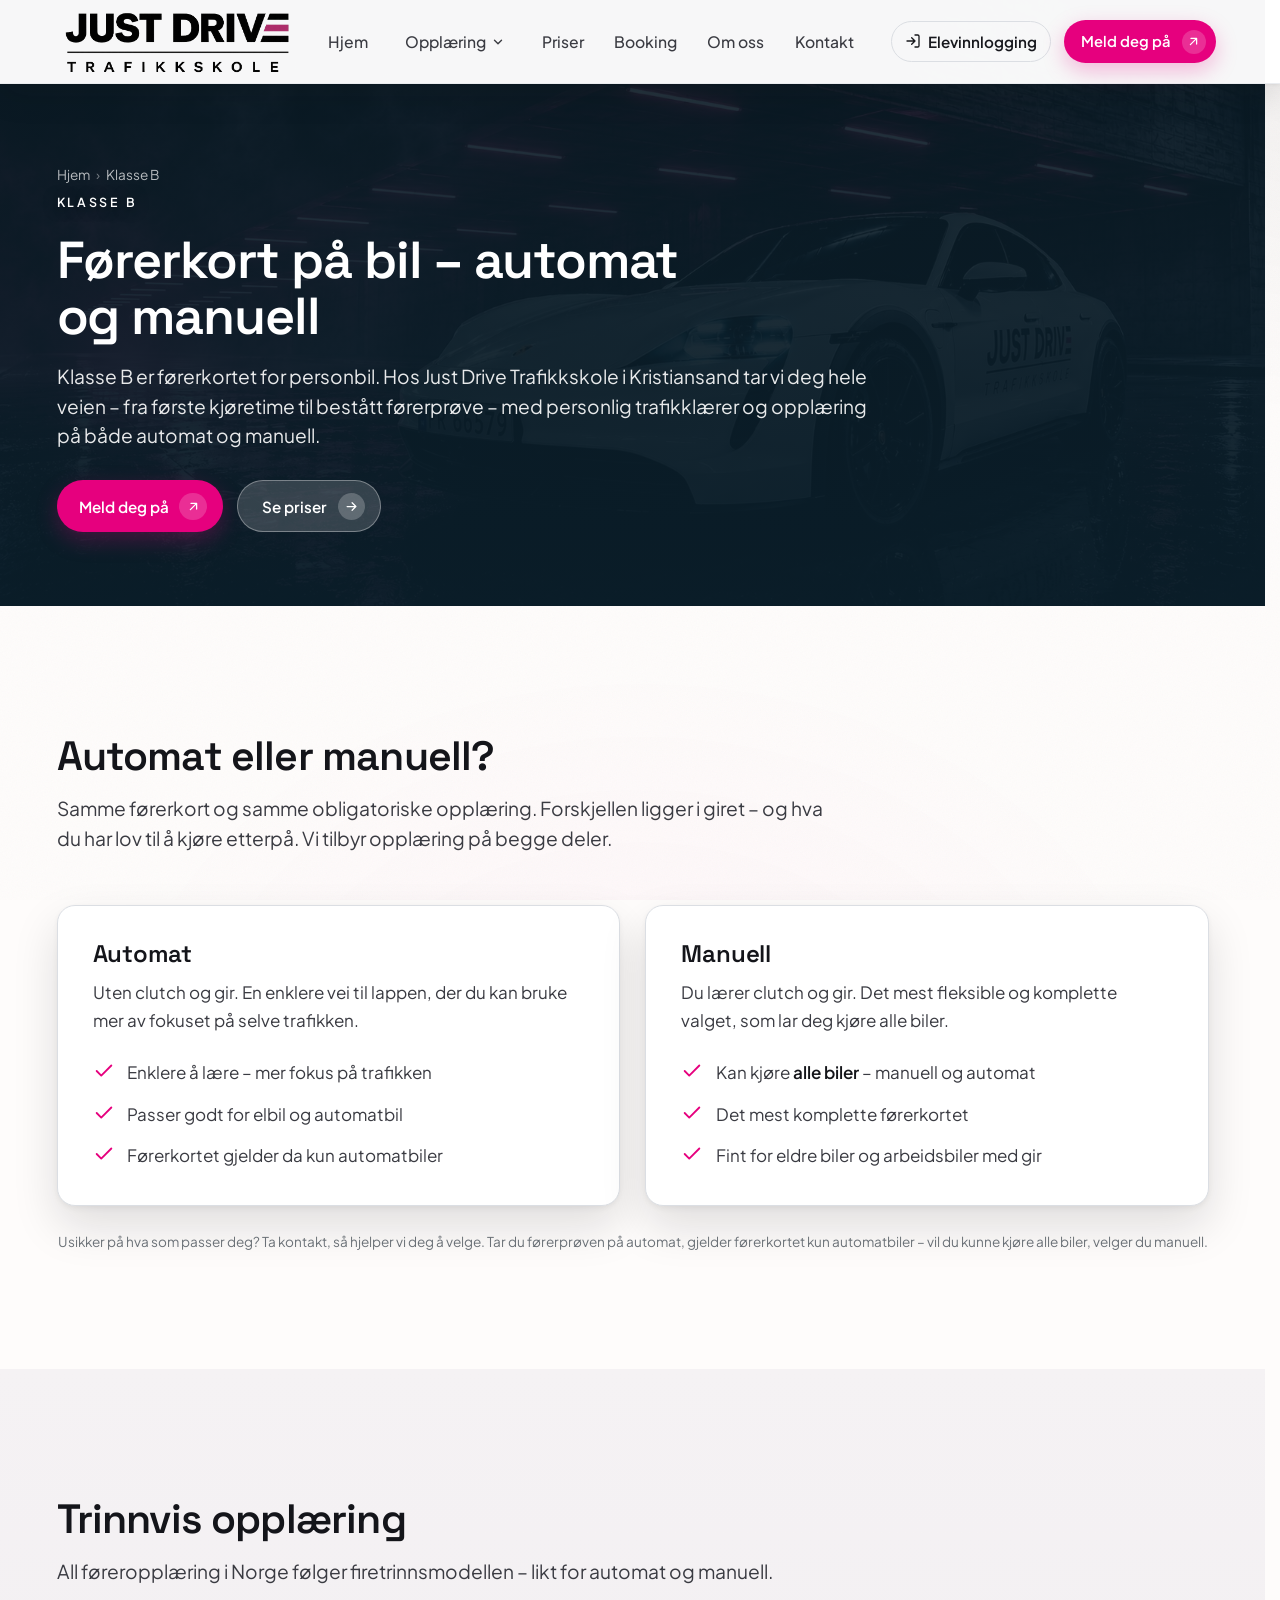
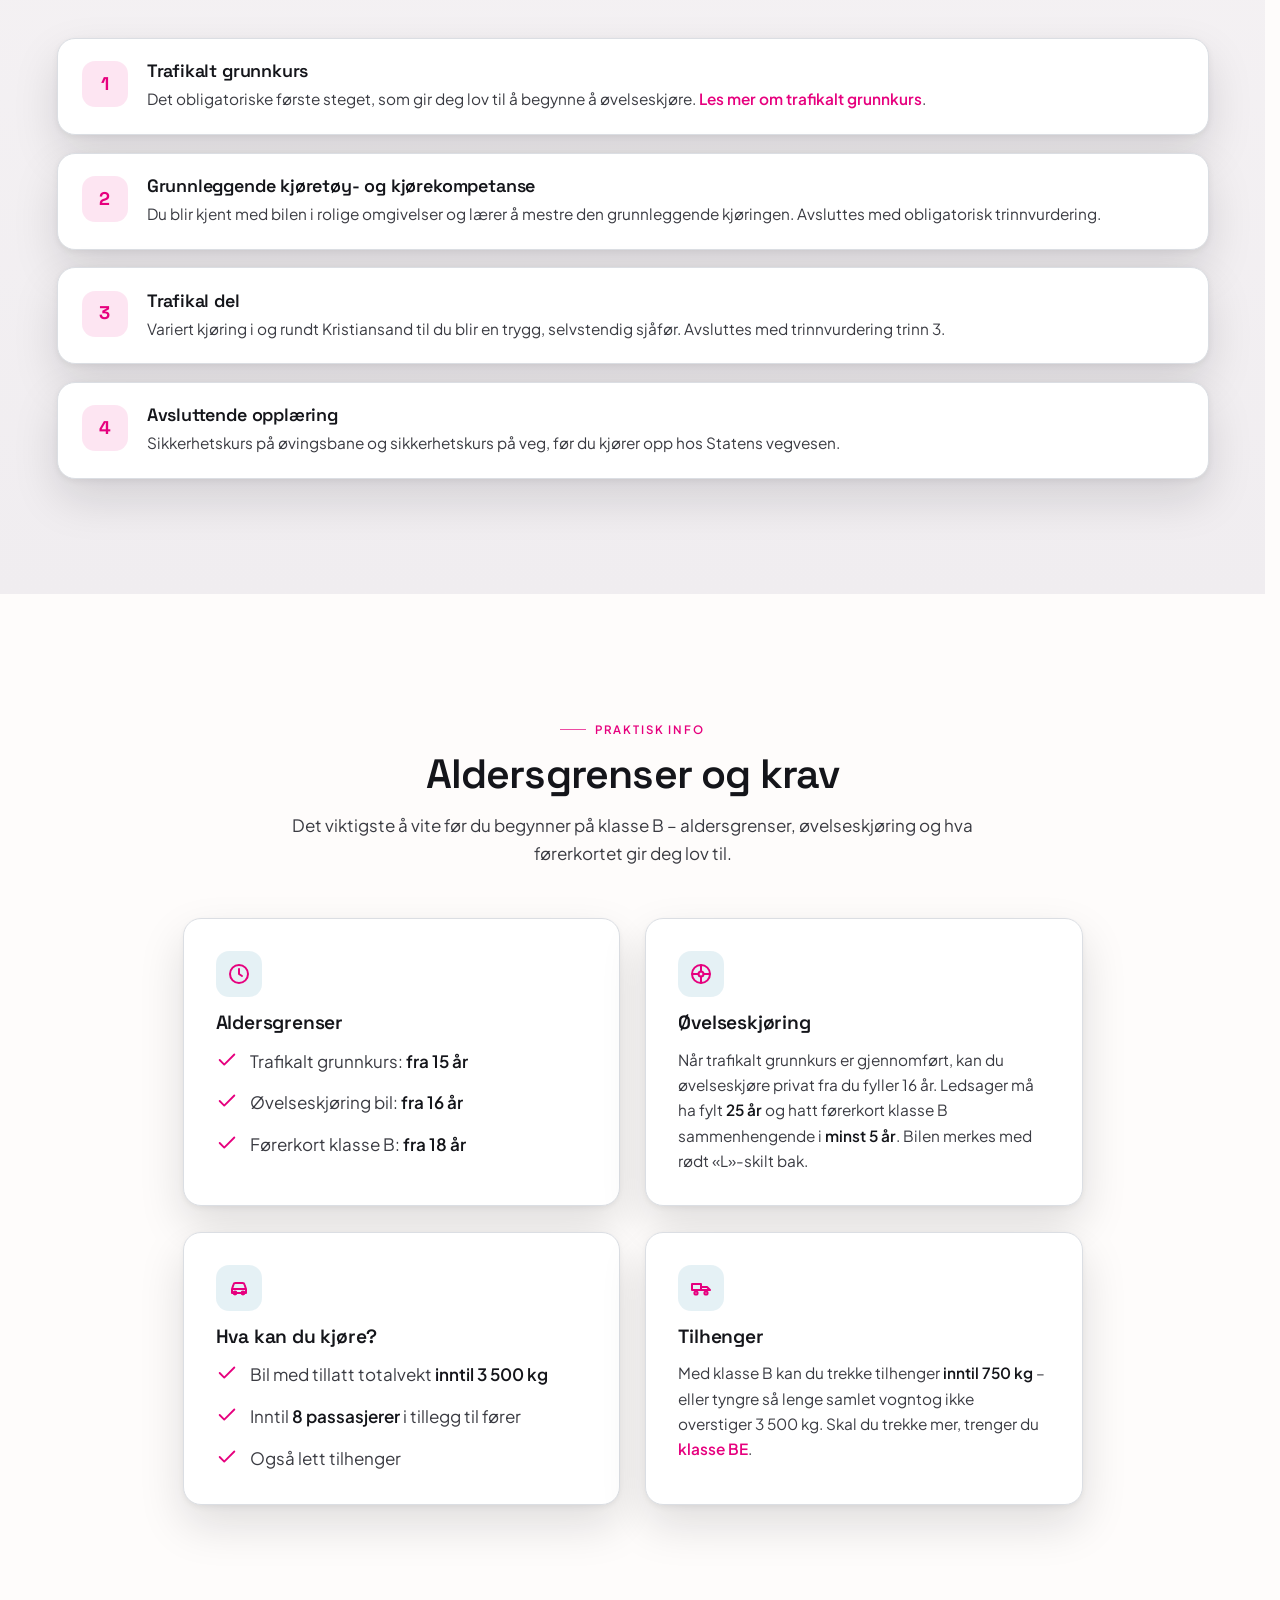
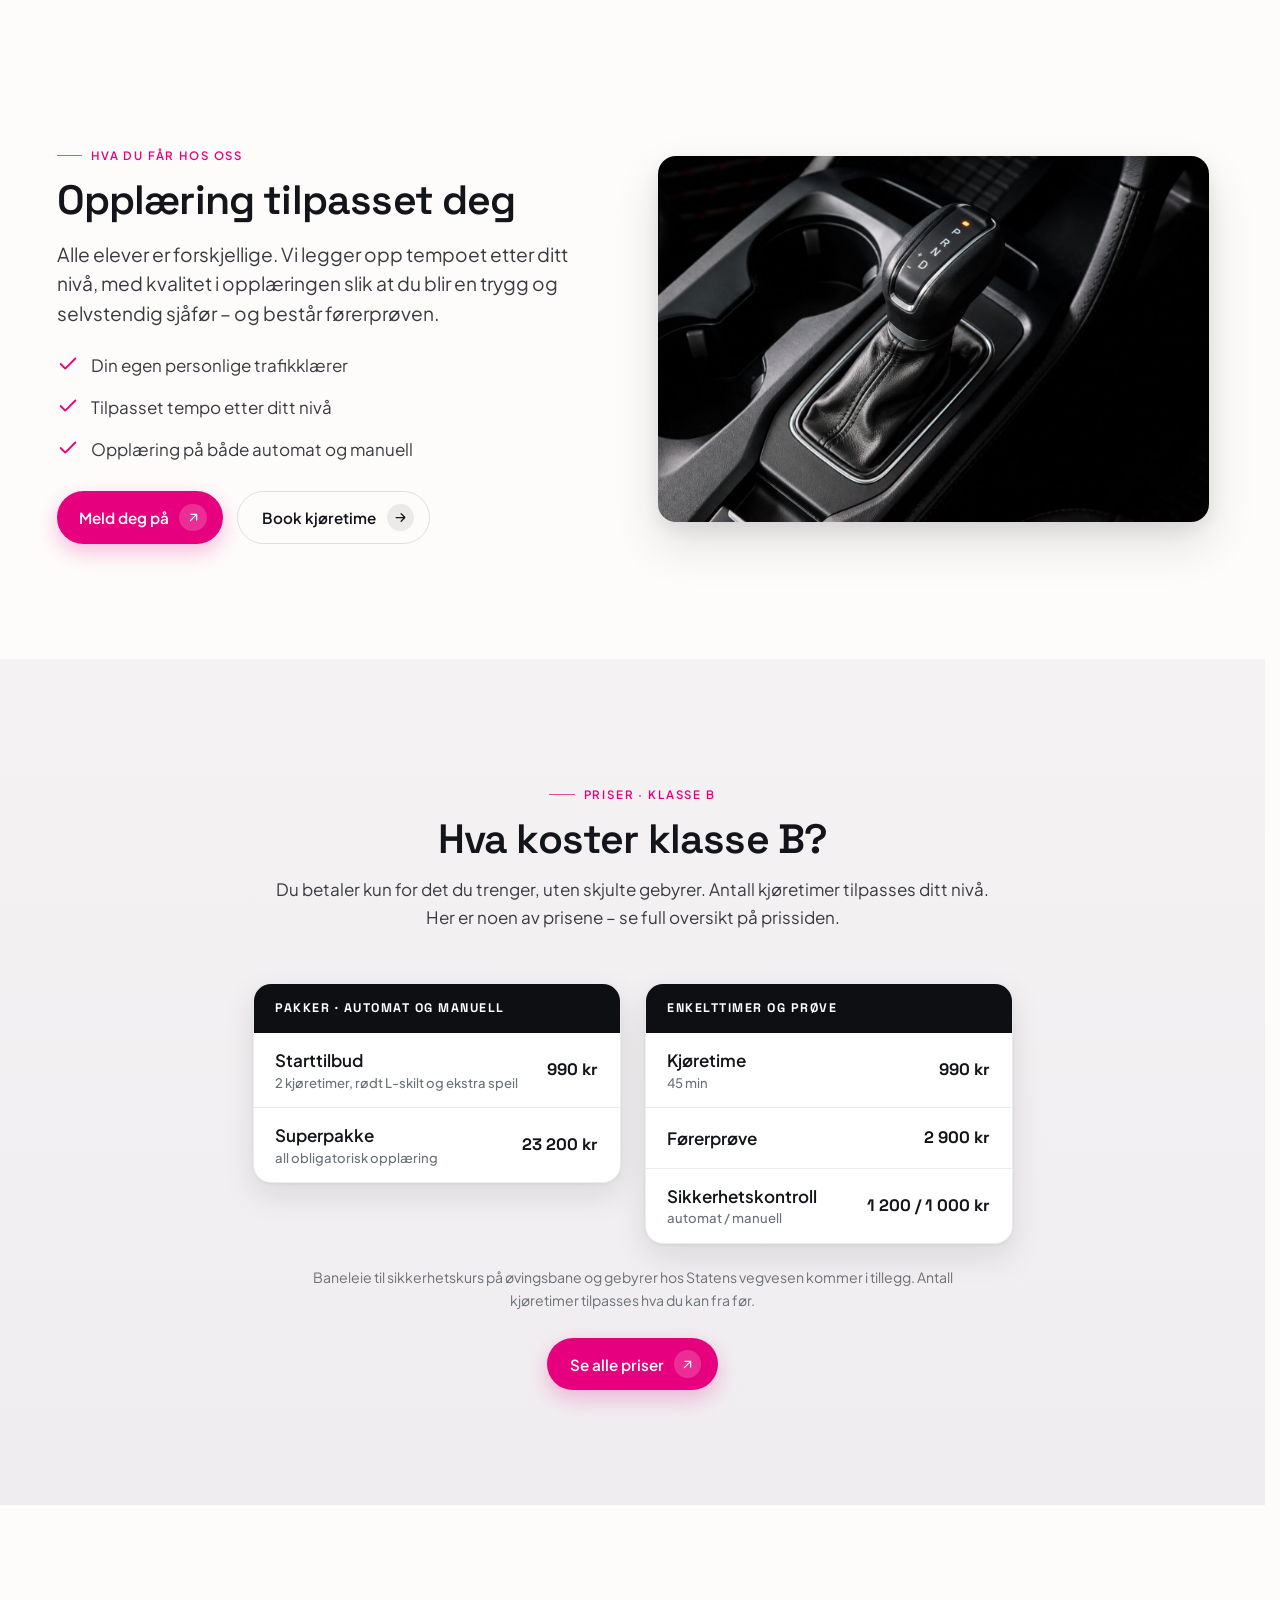
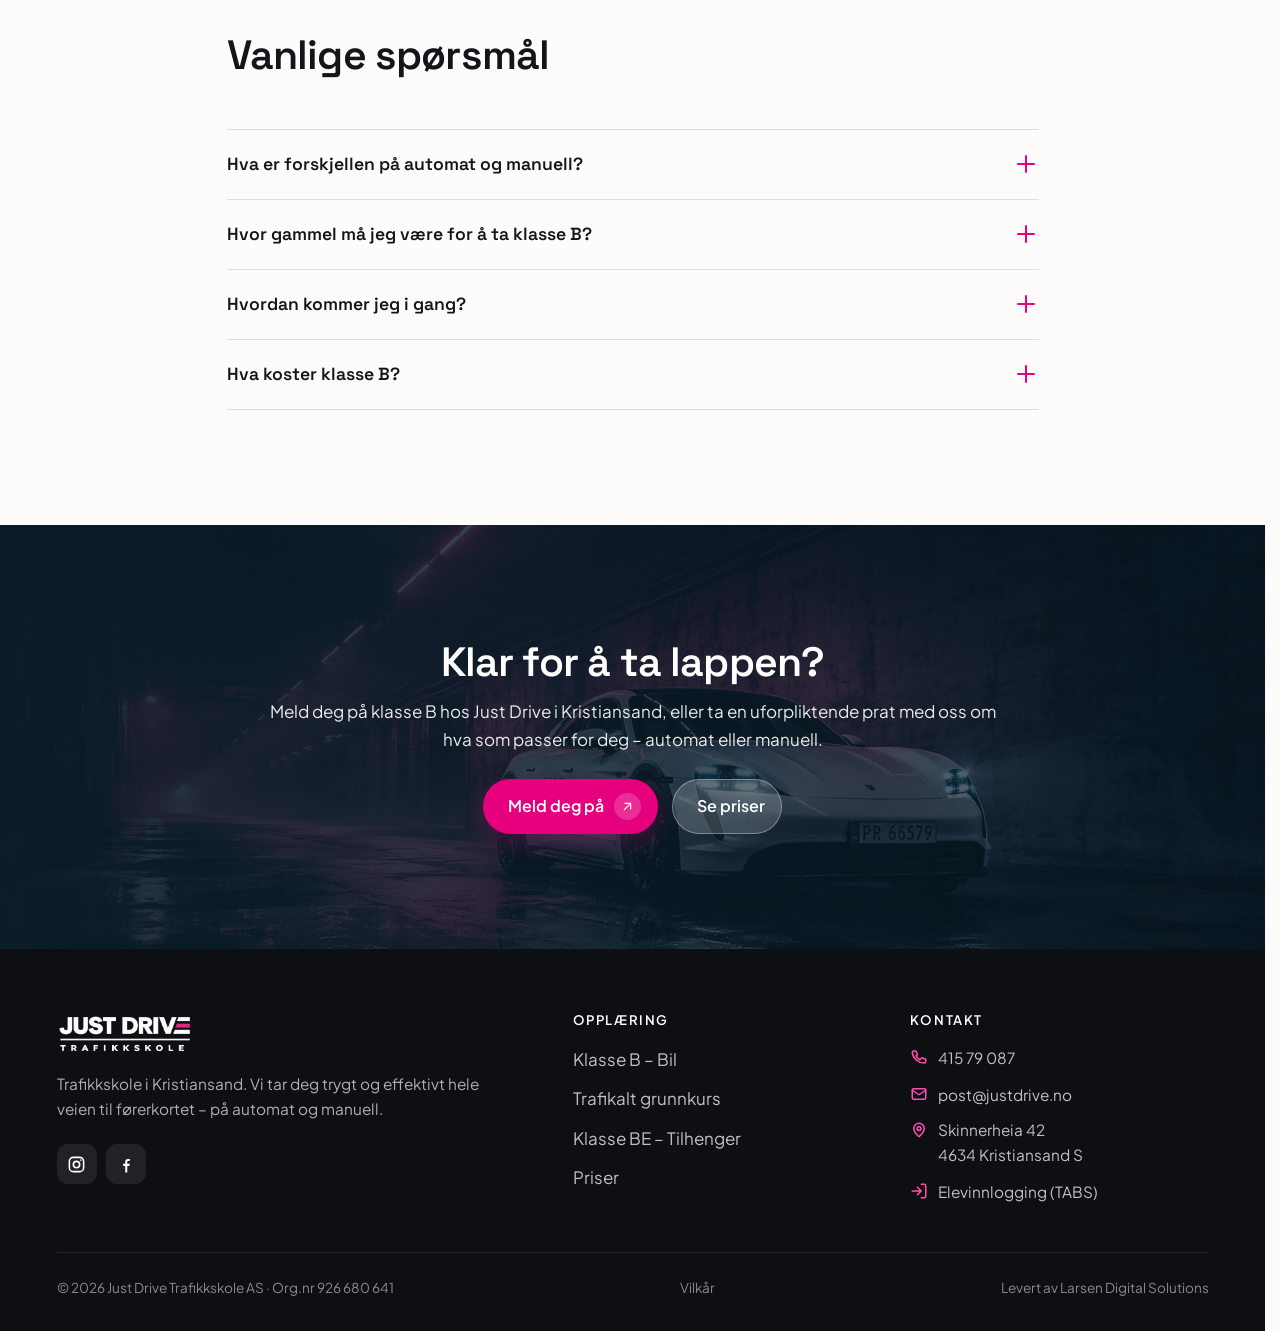
<file: klasse-b.html>
<!DOCTYPE html>
<html lang="nb">
<head>
  <meta charset="UTF-8">
  <meta name="viewport" content="width=device-width, initial-scale=1">
  <script>document.documentElement.classList.add('js')</script>
  <title>Klasse B – bil (automat og manuell) | Just Drive Trafikkskole Kristiansand</title>
  <meta name="description" content="Ta førerkort klasse B hos Just Drive Trafikkskole i Kristiansand. Opplæring på automat og manuell, personlig trafikklærer og trinnvis opplæring. Starttilbud 990 kr, superpakke 23 200 kr.">
  <link rel="canonical" href="https://justdrive.no/klasse-b.html">
  <meta name="theme-color" content="#0E0F13">
  <link rel="icon" type="image/png" href="img/favicon.png?v=4">
  <link rel="apple-touch-icon" href="img/favicon.png?v=4">
  <meta property="og:type" content="website">
  <meta property="og:site_name" content="Just Drive Trafikkskole">
  <meta property="og:locale" content="nb_NO">
  <meta property="og:title" content="Klasse B – bil (automat og manuell) | Just Drive Trafikkskole">
  <meta property="og:description" content="Ta førerkort klasse B i Kristiansand. Opplæring på automat og manuell, personlig trafikklærer og trinnvis opplæring. Starttilbud 990 kr.">
  <meta property="og:url" content="https://justdrive.no/klasse-b.html">
  <meta property="og:image" content="https://justdrive.no/img/jd-hero.jpg">
  <meta name="twitter:card" content="summary_large_image">
  <meta name="twitter:title" content="Klasse B – bil (automat og manuell) | Just Drive Trafikkskole">
  <meta name="twitter:description" content="Ta førerkort klasse B i Kristiansand. Automat eller manuell, personlig trafikklærer.">
  <meta name="twitter:image" content="https://justdrive.no/img/jd-hero.jpg">
  <link rel="stylesheet" href="css/styles.css?v=43">
  <script type="application/ld+json">{"@context":"https://schema.org","@type":"BreadcrumbList","itemListElement":[{"@type":"ListItem","position":1,"name":"Hjem","item":"https://justdrive.no/"},{"@type":"ListItem","position":2,"name":"Klasse B","item":"https://justdrive.no/klasse-b.html"}]}</script>
  <script type="application/ld+json">{"@context":"https://schema.org","@type":"FAQPage","mainEntity":[{"@type":"Question","name":"Hva er forskjellen på automat og manuell?","acceptedAnswer":{"@type":"Answer","text":"På automat slipper du clutch og gir, og kan bruke mer fokus på trafikken. Tar du førerprøven på automat, gjelder førerkortet kun automatbiler. Med manuell lærer du clutch og gir, og kan kjøre alle biler. Vi tilbyr opplæring på både automat og manuell."}},{"@type":"Question","name":"Hvor gammel må jeg være for å ta klasse B?","acceptedAnswer":{"@type":"Answer","text":"Du kan ta trafikalt grunnkurs fra du fyller 15 år og begynne å øvelseskjøre bil fra 16 år. Selve førerkortet for klasse B kan du tidligst få når du fyller 18 år."}},{"@type":"Question","name":"Hvordan kommer jeg i gang?","acceptedAnswer":{"@type":"Answer","text":"Du starter med trafikalt grunnkurs, og deretter kjøretimer hos oss. Ta kontakt eller meld deg på, så finner vi et opplegg som passer deg. Med starttilbudet på 990 kr får du to kjøretimer, rødt L-skilt og ekstra speil til øvingskjøring."}},{"@type":"Question","name":"Hva koster klasse B?","acceptedAnswer":{"@type":"Answer","text":"Du betaler kun for det du trenger. En kjøretime koster 990 kr, og superpakken med all obligatorisk opplæring koster 23 200 kr. Se full prisoversikt på prissiden vår."}}]}</script>
  <script type="application/ld+json">{"@context":"https://schema.org","@type":"Service","name":"Klasse B – kjøreopplæring i Kristiansand","serviceType":"Føreropplæring klasse B (automat og manuell)","provider":{"@type":"LocalBusiness","name":"Just Drive Trafikkskole AS","@id":"https://justdrive.no/#trafikkskole"},"areaServed":{"@type":"City","name":"Kristiansand"},"url":"https://justdrive.no/klasse-b.html","description":"Kjøreopplæring for førerkort klasse B i Kristiansand, automat eller manuell. Personlig trafikklærer og tilpasset tempo."}</script>
  <style>
    .prices { display: grid; gap: clamp(1.1rem, 2vw, 1.5rem); }
    @media (min-width: 780px) { .prices { grid-template-columns: 1fr 1fr; align-items: start; } }
    .pcat { background: var(--surface); border: 1px solid var(--hairline-soft); border-radius: var(--r-card); box-shadow: var(--shadow-sm); overflow: hidden; }
    .pcat__h { font-family: var(--font-display); font-weight: 700; font-size: .78rem; letter-spacing: .12em; text-transform: uppercase; color: #fff; background: var(--bg-deep); padding: .9rem 1.35rem; }
    .prow { display: flex; align-items: center; justify-content: space-between; gap: 1rem; padding: 1rem 1.35rem; }
    .prow + .prow { border-top: 1px solid var(--hairline-soft); }
    .prow__nm { font-weight: 600; color: var(--ink); display: flex; flex-direction: column; gap: .18rem; line-height: 1.3; }
    .prow__nm small { font-weight: 500; font-size: .82rem; color: var(--muted); }
    .prow__pr { font-family: var(--font-display); font-weight: 700; font-size: 1.04rem; white-space: nowrap; color: var(--ink); }
    .price-note { font-size: .88rem; color: var(--muted); }
  </style>
</head>
<body>
  <a href="#hovedinnhold" class="skip-link">Hopp til innhold</a>

  <!-- ===================== NAV ===================== -->
  <header class="nav">
    <div class="container nav__inner">
      <a class="brand" href="index.html" aria-label="Just Drive Trafikkskole, forside"><img decoding="async" class="brand__logo brand__logo--dark" src="img/logo.png" alt="Just Drive Trafikkskole"><img decoding="async" class="brand__logo brand__logo--light" src="img/logo-hvit.png" alt="" aria-hidden="true"></a>

      <nav class="nav__links" aria-label="Hovedmeny">
        <a href="index.html">Hjem</a>
        <div class="has-dd">
          <button class="dd__btn" aria-haspopup="true" aria-expanded="false" aria-current="page">Opplæring
            <svg viewBox="0 0 24 24" fill="none" stroke="currentColor" stroke-width="2.4" stroke-linecap="round" stroke-linejoin="round" aria-hidden="true"><path d="m6 9 6 6 6-6"/></svg>
          </button>
          <div class="dd__panel" role="menu">
            <a href="klasse-b.html" role="menuitem" aria-current="page"><span class="dd__ic"><svg viewBox="0 0 24 24" fill="none" stroke="currentColor" stroke-width="2" stroke-linecap="round" stroke-linejoin="round"><path d="M5 13l1.5-4.5A2 2 0 0 1 8.4 7h7.2a2 2 0 0 1 1.9 1.5L19 13M5 13h14v4H5z"/><circle cx="8" cy="17" r="1.4"/><circle cx="16" cy="17" r="1.4"/></svg></span><span><b>Klasse B – Bil</b><span>Manuell eller automat</span></span></a>
            <a href="klasse-be.html" role="menuitem"><span class="dd__ic"><svg viewBox="0 0 24 24" fill="none" stroke="currentColor" stroke-width="2" stroke-linecap="round" stroke-linejoin="round"><path d="M3 8h9v6H3zM12 11h6l3 3v0h-9z"/><circle cx="7" cy="17" r="1.6"/><circle cx="17" cy="17" r="1.6"/></svg></span><span><b>Klasse BE</b><span>Bil med tilhenger</span></span></a>
            <a href="trafikalt-grunnkurs.html" role="menuitem"><span class="dd__ic"><svg viewBox="0 0 24 24" fill="none" stroke="currentColor" stroke-width="2" stroke-linecap="round" stroke-linejoin="round"><path d="M9 11l3 3L22 4"/><path d="M21 12v7a2 2 0 0 1-2 2H5a2 2 0 0 1-2-2V5a2 2 0 0 1 2-2h11"/></svg></span><span><b>Trafikalt grunnkurs</b><span>Obligatorisk førstesteg</span></span></a>
          </div>
        </div>
        <a href="priser.html">Priser</a>
        <a href="booking.html">Booking</a>
        <a href="om-oss.html">Om oss</a>
        <a href="kontakt.html">Kontakt</a>
      </nav>

      <div class="nav__cta">
        <a class="nav__login" href="https://tabs.no/start" target="_blank" rel="noopener" aria-label="Elevinnlogging i TABS (åpner nytt vindu)">
          <svg viewBox="0 0 24 24" fill="none" stroke="currentColor" stroke-width="2" stroke-linecap="round" stroke-linejoin="round" aria-hidden="true"><path d="M15 3h4a2 2 0 0 1 2 2v14a2 2 0 0 1-2 2h-4"/><path d="M10 17 15 12 10 7M15 12H3"/></svg>
          Elevinnlogging
        </a>
        <a class="btn btn--primary" href="kontakt.html">Meld deg på
          <span class="btn__icon" aria-hidden="true"><svg viewBox="0 0 24 24" fill="none" stroke="currentColor" stroke-width="2" stroke-linecap="round" stroke-linejoin="round"><path d="M7 17 17 7M8 7h9v9"/></svg></span>
        </a>
      </div>

      <button class="nav__burger" aria-label="Åpne meny" aria-expanded="false" aria-controls="mobilmeny">
        <span></span><span></span><span></span>
      </button>
    </div>
  </header>

  <!-- mobilmeny -->
  <div class="mobile-menu" id="mobilmeny">
    <a class="m-link" href="index.html">Hjem</a>
    <span class="m-link" style="cursor:default;opacity:.7">Opplæring</span>
    <div class="m-sub">
      <a href="klasse-b.html">Klasse B – Bil</a>
      <a href="klasse-be.html">Klasse BE – Tilhenger</a>
      <a href="trafikalt-grunnkurs.html">Trafikalt grunnkurs</a>
    </div>
    <a class="m-link" href="priser.html">Priser</a>
    <a class="m-link" href="booking.html">Booking</a>
    <a class="m-link" href="om-oss.html">Om oss</a>
    <a class="m-link" href="kontakt.html">Kontakt</a>
    <div class="mobile-menu__foot">
      <a class="btn btn--ghost btn--block" href="https://tabs.no/start" target="_blank" rel="noopener">Elevinnlogging
        <span class="btn__icon" aria-hidden="true"><svg viewBox="0 0 24 24" fill="none" stroke="currentColor" stroke-width="2" stroke-linecap="round" stroke-linejoin="round"><path d="M15 3h4a2 2 0 0 1 2 2v14a2 2 0 0 1-2 2h-4"/><path d="M10 17 15 12 10 7M15 12H3"/></svg></span>
      </a>
      <a class="btn btn--primary btn--block" href="kontakt.html">Meld deg på
        <span class="btn__icon" aria-hidden="true"><svg viewBox="0 0 24 24" fill="none" stroke="currentColor" stroke-width="2" stroke-linecap="round" stroke-linejoin="round"><path d="M7 17 17 7M8 7h9v9"/></svg></span>
      </a>
    </div>
  </div>

  <main id="hovedinnhold">

    <!-- ===================== SUBHERO ===================== -->
    <section class="subhero">
      <div class="subhero__bg" aria-hidden="true"><img decoding="async" src="img/jd-hero.jpg" alt="" width="1920" height="900"></div>
      <div class="subhero__scrim" aria-hidden="true"></div>
      <span data-nav-sentinel style="position:absolute;top:60px;height:1px;width:1px"></span>
      <div class="container">
        <nav class="crumbs" aria-label="Brødsmuler"><a href="index.html">Hjem</a><span>›</span> Klasse B</nav>
        <span class="eyebrow">Klasse B</span>
        <h1 style="margin-top:1.1rem">Førerkort på bil – automat og manuell</h1>
        <p class="lead">Klasse B er førerkortet for personbil. Hos Just Drive Trafikkskole i Kristiansand tar vi deg hele veien – fra første kjøretime til bestått førerprøve – med personlig trafikklærer og opplæring på både automat og manuell.</p>
        <div class="btn-row"><a class="btn btn--primary" href="kontakt.html">Meld deg på<span class="btn__icon" aria-hidden="true"><svg viewBox="0 0 24 24" fill="none" stroke="currentColor" stroke-width="2" stroke-linecap="round" stroke-linejoin="round"><path d="M7 17 17 7M8 7h9v9"/></svg></span></a><a class="btn btn--glass" href="priser.html">Se priser<span class="btn__icon" aria-hidden="true"><svg viewBox="0 0 24 24" fill="none" stroke="currentColor" stroke-width="2" stroke-linecap="round" stroke-linejoin="round"><path d="M5 12h14M13 6l6 6-6 6"/></svg></span></a></div>
      </div>
    </section>

    <!-- ===================== AUTOMAT VS MANUELL ===================== -->
    <section class="section">
      <div class="container">
        <div class="section-head reveal"><h2>Automat eller manuell?</h2><p class="lead">Samme førerkort og samme obligatoriske opplæring. Forskjellen ligger i giret – og hva du har lov til å kjøre etterpå. Vi tilbyr opplæring på begge deler.</p></div>
        <div class="grid grid-2">
          <article class="card reveal" style="padding:clamp(1.6rem,3vw,2.2rem)">
            <h3 style="font-size:1.5rem;margin-bottom:.7rem">Automat</h3>
            <p style="margin-bottom:1.2rem">Uten clutch og gir. En enklere vei til lappen, der du kan bruke mer av fokuset på selve trafikken.</p>
            <ul class="ticks">
              <li><svg viewBox="0 0 24 24" fill="none" stroke="currentColor" stroke-width="2" stroke-linecap="round" stroke-linejoin="round" aria-hidden="true"><path d="M20 6 9 17l-5-5"/></svg><span>Enklere å lære – mer fokus på trafikken</span></li>
              <li><svg viewBox="0 0 24 24" fill="none" stroke="currentColor" stroke-width="2" stroke-linecap="round" stroke-linejoin="round" aria-hidden="true"><path d="M20 6 9 17l-5-5"/></svg><span>Passer godt for elbil og automatbil</span></li>
              <li><svg viewBox="0 0 24 24" fill="none" stroke="currentColor" stroke-width="2" stroke-linecap="round" stroke-linejoin="round" aria-hidden="true"><path d="M20 6 9 17l-5-5"/></svg><span>Førerkortet gjelder da kun automatbiler</span></li>
            </ul>
          </article>
          <article class="card reveal" data-delay="1" style="padding:clamp(1.6rem,3vw,2.2rem)">
            <h3 style="font-size:1.5rem;margin-bottom:.7rem">Manuell</h3>
            <p style="margin-bottom:1.2rem">Du lærer clutch og gir. Det mest fleksible og komplette valget, som lar deg kjøre alle biler.</p>
            <ul class="ticks">
              <li><svg viewBox="0 0 24 24" fill="none" stroke="currentColor" stroke-width="2" stroke-linecap="round" stroke-linejoin="round" aria-hidden="true"><path d="M20 6 9 17l-5-5"/></svg><span>Kan kjøre <strong>alle biler</strong> – manuell og automat</span></li>
              <li><svg viewBox="0 0 24 24" fill="none" stroke="currentColor" stroke-width="2" stroke-linecap="round" stroke-linejoin="round" aria-hidden="true"><path d="M20 6 9 17l-5-5"/></svg><span>Det mest komplette førerkortet</span></li>
              <li><svg viewBox="0 0 24 24" fill="none" stroke="currentColor" stroke-width="2" stroke-linecap="round" stroke-linejoin="round" aria-hidden="true"><path d="M20 6 9 17l-5-5"/></svg><span>Fint for eldre biler og arbeidsbiler med gir</span></li>
            </ul>
          </article>
        </div>
        <p class="form__note" style="text-align:center;margin-top:1.6rem">Usikker på hva som passer deg? Ta kontakt, så hjelper vi deg å velge. Tar du førerprøven på automat, gjelder førerkortet kun automatbiler – vil du kunne kjøre alle biler, velger du manuell.</p>
      </div>
    </section>

    <!-- ===================== DE FIRE TRINNENE ===================== -->
    <section class="section section--soft">
      <div class="container">
        <div class="section-head reveal"><h2>Trinnvis opplæring</h2><p class="lead">All føreropplæring i Norge følger firetrinnsmodellen – likt for automat og manuell.</p></div>
        <div class="trinn">
          <div class="trinn__item card reveal"><span class="trinn__badge">1</span><div><h3>Trafikalt grunnkurs</h3><p>Det obligatoriske første steget, som gir deg lov til å begynne å øvelseskjøre. <a href="trafikalt-grunnkurs.html" style="color:var(--accent);font-weight:600">Les mer om trafikalt grunnkurs</a>.</p></div></div>
          <div class="trinn__item card reveal" data-delay="1"><span class="trinn__badge">2</span><div><h3>Grunnleggende kjøretøy- og kjørekompetanse</h3><p>Du blir kjent med bilen i rolige omgivelser og lærer å mestre den grunnleggende kjøringen. Avsluttes med obligatorisk trinnvurdering.</p></div></div>
          <div class="trinn__item card reveal" data-delay="2"><span class="trinn__badge">3</span><div><h3>Trafikal del</h3><p>Variert kjøring i og rundt Kristiansand til du blir en trygg, selvstendig sjåfør. Avsluttes med trinnvurdering trinn 3.</p></div></div>
          <div class="trinn__item card reveal" data-delay="3"><span class="trinn__badge">4</span><div><h3>Avsluttende opplæring</h3><p>Sikkerhetskurs på øvingsbane og sikkerhetskurs på veg, før du kjører opp hos Statens vegvesen.</p></div></div>
        </div>
      </div>
    </section>

    <!-- ===================== PRAKTISK INFO ===================== -->
    <section class="section" id="praktisk">
      <div class="container">
        <div class="section-head section-head--center reveal">
          <span class="eyebrow eyebrow--center">Praktisk info</span>
          <h2>Aldersgrenser og krav</h2>
          <p class="measure" style="margin:.9rem auto 0">Det viktigste å vite før du begynner på klasse B – aldersgrenser, øvelseskjøring og hva førerkortet gir deg lov til.</p>
        </div>
        <div class="grid grid-2 reveal" style="max-width:900px;margin-inline:auto">
          <article class="card" style="padding:clamp(1.5rem,2.8vw,2rem)">
            <div style="width:46px;height:46px;border-radius:13px;display:grid;place-items:center;background:rgba(8,117,160,.1);color:var(--accent);margin-bottom:1rem"><svg viewBox="0 0 24 24" width="24" height="24" fill="none" stroke="currentColor" stroke-width="2" stroke-linecap="round" stroke-linejoin="round" aria-hidden="true"><circle cx="12" cy="12" r="9"/><path d="M12 7v5l3 2"/></svg></div>
            <h3 style="font-size:1.2rem;margin-bottom:.8rem">Aldersgrenser</h3>
            <ul class="ticks" style="margin:0">
              <li><svg viewBox="0 0 24 24" fill="none" stroke="currentColor" stroke-width="2" stroke-linecap="round" stroke-linejoin="round" aria-hidden="true"><path d="M20 6 9 17l-5-5"/></svg><span>Trafikalt grunnkurs: <strong>fra 15 år</strong></span></li>
              <li><svg viewBox="0 0 24 24" fill="none" stroke="currentColor" stroke-width="2" stroke-linecap="round" stroke-linejoin="round" aria-hidden="true"><path d="M20 6 9 17l-5-5"/></svg><span>Øvelseskjøring bil: <strong>fra 16 år</strong></span></li>
              <li><svg viewBox="0 0 24 24" fill="none" stroke="currentColor" stroke-width="2" stroke-linecap="round" stroke-linejoin="round" aria-hidden="true"><path d="M20 6 9 17l-5-5"/></svg><span>Førerkort klasse B: <strong>fra 18 år</strong></span></li>
            </ul>
          </article>
          <article class="card" style="padding:clamp(1.5rem,2.8vw,2rem)">
            <div style="width:46px;height:46px;border-radius:13px;display:grid;place-items:center;background:rgba(8,117,160,.1);color:var(--accent);margin-bottom:1rem"><svg viewBox="0 0 24 24" width="24" height="24" fill="none" stroke="currentColor" stroke-width="2" stroke-linecap="round" stroke-linejoin="round" aria-hidden="true"><circle cx="12" cy="12" r="9"/><circle cx="12" cy="12" r="2.5"/><path d="M12 3.5v6M12 14.5v6M3.5 12h6M14.5 12h6"/></svg></div>
            <h3 style="font-size:1.2rem;margin-bottom:.8rem">Øvelseskjøring</h3>
            <p style="font-size:.96rem">Når trafikalt grunnkurs er gjennomført, kan du øvelseskjøre privat fra du fyller 16 år. Ledsager må ha fylt <strong>25 år</strong> og hatt førerkort klasse B sammenhengende i <strong>minst 5 år</strong>. Bilen merkes med rødt «L»-skilt bak.</p>
          </article>
          <article class="card" style="padding:clamp(1.5rem,2.8vw,2rem)">
            <div style="width:46px;height:46px;border-radius:13px;display:grid;place-items:center;background:rgba(8,117,160,.1);color:var(--accent);margin-bottom:1rem"><svg viewBox="0 0 24 24" width="24" height="24" fill="none" stroke="currentColor" stroke-width="2" stroke-linecap="round" stroke-linejoin="round" aria-hidden="true"><path d="M5 13l1.5-4.5A2 2 0 0 1 8.4 7h7.2a2 2 0 0 1 1.9 1.5L19 13M5 13h14v4H5z"/><circle cx="8" cy="17" r="1.4"/><circle cx="16" cy="17" r="1.4"/></svg></div>
            <h3 style="font-size:1.2rem;margin-bottom:.8rem">Hva kan du kjøre?</h3>
            <ul class="ticks" style="margin:0">
              <li><svg viewBox="0 0 24 24" fill="none" stroke="currentColor" stroke-width="2" stroke-linecap="round" stroke-linejoin="round" aria-hidden="true"><path d="M20 6 9 17l-5-5"/></svg><span>Bil med tillatt totalvekt <strong>inntil 3 500 kg</strong></span></li>
              <li><svg viewBox="0 0 24 24" fill="none" stroke="currentColor" stroke-width="2" stroke-linecap="round" stroke-linejoin="round" aria-hidden="true"><path d="M20 6 9 17l-5-5"/></svg><span>Inntil <strong>8 passasjerer</strong> i tillegg til fører</span></li>
              <li><svg viewBox="0 0 24 24" fill="none" stroke="currentColor" stroke-width="2" stroke-linecap="round" stroke-linejoin="round" aria-hidden="true"><path d="M20 6 9 17l-5-5"/></svg><span>Også lett tilhenger</span></li>
            </ul>
          </article>
          <article class="card" style="padding:clamp(1.5rem,2.8vw,2rem)">
            <div style="width:46px;height:46px;border-radius:13px;display:grid;place-items:center;background:rgba(8,117,160,.1);color:var(--accent);margin-bottom:1rem"><svg viewBox="0 0 24 24" width="24" height="24" fill="none" stroke="currentColor" stroke-width="2" stroke-linecap="round" stroke-linejoin="round" aria-hidden="true"><path d="M3 8h9v6H3zM12 11h6l3 3v0h-9z"/><circle cx="7" cy="17" r="1.6"/><circle cx="17" cy="17" r="1.6"/></svg></div>
            <h3 style="font-size:1.2rem;margin-bottom:.8rem">Tilhenger</h3>
            <p style="font-size:.96rem">Med klasse B kan du trekke tilhenger <strong>inntil 750 kg</strong> – eller tyngre så lenge samlet vogntog ikke overstiger 3 500 kg. Skal du trekke mer, trenger du <a href="klasse-be.html" style="color:var(--accent);font-weight:600">klasse BE</a>.</p>
          </article>
        </div>
      </div>
    </section>

    <!-- ===================== HVA DU FÅR HOS OSS ===================== -->
    <section class="section">
      <div class="container">
        <div class="split">
          <div class="reveal">
            <span class="eyebrow">Hva du får hos oss</span>
            <h2 style="margin-top:.8rem">Opplæring tilpasset deg</h2>
            <p class="lead" style="margin-top:1rem">Alle elever er forskjellige. Vi legger opp tempoet etter ditt nivå, med kvalitet i opplæringen slik at du blir en trygg og selvstendig sjåfør – og består førerprøven.</p>
            <ul class="ticks" style="margin-top:1.4rem">
              <li><svg viewBox="0 0 24 24" fill="none" stroke="currentColor" stroke-width="2" stroke-linecap="round" stroke-linejoin="round" aria-hidden="true"><path d="M20 6 9 17l-5-5"/></svg><span>Din egen personlige trafikklærer</span></li>
              <li><svg viewBox="0 0 24 24" fill="none" stroke="currentColor" stroke-width="2" stroke-linecap="round" stroke-linejoin="round" aria-hidden="true"><path d="M20 6 9 17l-5-5"/></svg><span>Tilpasset tempo etter ditt nivå</span></li>
              <li><svg viewBox="0 0 24 24" fill="none" stroke="currentColor" stroke-width="2" stroke-linecap="round" stroke-linejoin="round" aria-hidden="true"><path d="M20 6 9 17l-5-5"/></svg><span>Opplæring på både automat og manuell</span></li>
            </ul>
            <div class="btn-row" style="margin-top:1.8rem"><a class="btn btn--primary" href="kontakt.html">Meld deg på<span class="btn__icon" aria-hidden="true"><svg viewBox="0 0 24 24" fill="none" stroke="currentColor" stroke-width="2" stroke-linecap="round" stroke-linejoin="round"><path d="M7 17 17 7M8 7h9v9"/></svg></span></a><a class="btn btn--ghost" href="booking.html">Book kjøretime<span class="btn__icon" aria-hidden="true"><svg viewBox="0 0 24 24" fill="none" stroke="currentColor" stroke-width="2" stroke-linecap="round" stroke-linejoin="round"><path d="M5 12h14M13 6l6 6-6 6"/></svg></span></a></div>
          </div>
          <div class="reveal" data-delay="1">
            <img decoding="async" src="img/automat.jpg" alt="Kjøreopplæring klasse B hos Just Drive Trafikkskole i Kristiansand" loading="lazy" width="720" height="560" style="width:100%;height:100%;object-fit:cover;border-radius:var(--r-card);box-shadow:var(--shadow-md)">
          </div>
        </div>
      </div>
    </section>

    <!-- ===================== PRIS-UTDRAG ===================== -->
    <section class="section section--soft" id="priser">
      <div class="container">
        <div class="section-head section-head--center reveal">
          <span class="eyebrow eyebrow--center">Priser · klasse B</span>
          <h2>Hva koster klasse B?</h2>
          <p class="measure" style="margin:.9rem auto 0">Du betaler kun for det du trenger, uten skjulte gebyrer. Antall kjøretimer tilpasses ditt nivå. Her er noen av prisene – se full oversikt på prissiden.</p>
        </div>
        <div class="prices reveal" style="max-width:760px;margin-inline:auto">
          <div class="pcat">
            <div class="pcat__h">Pakker · automat og manuell</div>
            <div class="prow"><span class="prow__nm">Starttilbud<small>2 kjøretimer, rødt L-skilt og ekstra speil</small></span><span class="prow__pr">990 kr</span></div>
            <div class="prow"><span class="prow__nm">Superpakke<small>all obligatorisk opplæring</small></span><span class="prow__pr">23 200 kr</span></div>
          </div>
          <div class="pcat">
            <div class="pcat__h">Enkelttimer og prøve</div>
            <div class="prow"><span class="prow__nm">Kjøretime<small>45 min</small></span><span class="prow__pr">990 kr</span></div>
            <div class="prow"><span class="prow__nm">Førerprøve</span><span class="prow__pr">2 900 kr</span></div>
            <div class="prow"><span class="prow__nm">Sikkerhetskontroll<small>automat / manuell</small></span><span class="prow__pr">1 200 / 1 000 kr</span></div>
          </div>
        </div>
        <p class="price-note center" style="margin-top:1.4rem;max-width:70ch;margin-inline:auto">Baneleie til sikkerhetskurs på øvingsbane og gebyrer hos Statens vegvesen kommer i tillegg. Antall kjøretimer tilpasses hva du kan fra før.</p>
        <div class="center reveal" style="margin-top:1.6rem">
          <a class="btn btn--primary" href="priser.html">Se alle priser<span class="btn__icon" aria-hidden="true"><svg viewBox="0 0 24 24" fill="none" stroke="currentColor" stroke-width="2" stroke-linecap="round" stroke-linejoin="round"><path d="M7 17 17 7M8 7h9v9"/></svg></span></a>
        </div>
      </div>
    </section>

    <!-- ===================== FAQ ===================== -->
    <section class="section">
      <div class="container container--narrow">
        <div class="section-head reveal"><h2>Vanlige spørsmål</h2></div>
        <div class="faq reveal">
          <details id="sp-velg"><summary>Hva er forskjellen på automat og manuell? <span class="faq__icon" aria-hidden="true"></span></summary><div class="faq__body"><p>På automat slipper du clutch og gir, og kan bruke mer av fokuset på trafikken. Tar du førerprøven på automat, gjelder førerkortet kun automatbiler. Med manuell lærer du clutch og gir, og kan kjøre alle biler. Vi tilbyr opplæring på både automat og manuell.</p></div></details>
          <details id="sp-alder"><summary>Hvor gammel må jeg være for å ta klasse B? <span class="faq__icon" aria-hidden="true"></span></summary><div class="faq__body"><p>Du kan ta trafikalt grunnkurs fra du fyller 15 år og begynne å øvelseskjøre bil fra 16 år. Selve førerkortet for klasse B kan du tidligst få når du fyller 18 år.</p></div></details>
          <details id="sp-start"><summary>Hvordan kommer jeg i gang? <span class="faq__icon" aria-hidden="true"></span></summary><div class="faq__body"><p>Du starter med trafikalt grunnkurs, og deretter kjøretimer hos oss. Ta kontakt eller meld deg på, så finner vi et opplegg som passer deg. Med starttilbudet på 990 kr får du to kjøretimer, rødt L-skilt og ekstra speil til øvingskjøring.</p></div></details>
          <details id="sp-pris"><summary>Hva koster klasse B? <span class="faq__icon" aria-hidden="true"></span></summary><div class="faq__body"><p>Du betaler kun for det du trenger. En kjøretime koster 990 kr, og superpakken med all obligatorisk opplæring koster 23 200 kr. Se full prisoversikt på <a href="priser.html">prissiden vår</a>.</p></div></details>
        </div>
      </div>
    </section>

    <!-- ===================== CTA-BAND ===================== -->
    <section class="cta-band section reveal">
      <div class="cta-band__bg" aria-hidden="true"><img decoding="async" src="img/jd-hero-2.jpg" alt=""></div>
      <div class="cta-band__scrim" aria-hidden="true"></div>
      <div class="container center">
        <h2>Klar for å ta lappen?</h2>
        <p class="measure" style="margin:.8rem auto 1.6rem">Meld deg på klasse B hos Just Drive i Kristiansand, eller ta en uforpliktende prat med oss om hva som passer for deg – automat eller manuell.</p>
        <div class="btn-row" style="justify-content:center">
          <a class="btn btn--primary btn--lg" href="kontakt.html">Meld deg på<span class="btn__icon" aria-hidden="true"><svg viewBox="0 0 24 24" fill="none" stroke="currentColor" stroke-width="2" stroke-linecap="round" stroke-linejoin="round"><path d="M7 17 17 7M8 7h9v9"/></svg></span></a>
          <a class="btn btn--glass btn--lg" href="priser.html">Se priser</a>
        </div>
      </div>
    </section>

  </main>

  <!-- ===================== FOOTER ===================== -->
  <footer class="footer">
    <div class="container">
      <div class="footer__grid">
        <div>
          <a class="brand" href="index.html" aria-label="Just Drive Trafikkskole, forside">
            <img decoding="async" class="brand__logo" src="img/logo-hvit.png" style="height:40px;width:auto;background:none;padding:0;border:0;border-radius:0;box-shadow:none" alt="Just Drive Trafikkskole">
          </a>
          <p class="footer__about">Trafikkskole i Kristiansand. Vi tar deg trygt og effektivt hele veien til førerkortet – på automat og manuell.</p>
          <div class="footer__social"><a href="https://www.instagram.com/justdrivetrafikkskole" target="_blank" rel="noopener" aria-label="Følg Just Drive Trafikkskole på Instagram"><svg viewBox="0 0 24 24" fill="none" stroke="currentColor" stroke-width="2" stroke-linecap="round" stroke-linejoin="round" aria-hidden="true"><rect x="3" y="3" width="18" height="18" rx="5"/><circle cx="12" cy="12" r="4"/><circle cx="17.5" cy="6.5" r="1" fill="currentColor" stroke="none"/></svg></a><a href="https://www.facebook.com/justdrivetrafikkskole" target="_blank" rel="noopener" aria-label="Følg Just Drive Trafikkskole på Facebook"><svg viewBox="0 0 24 24" fill="currentColor" aria-hidden="true"><path d="M13 22v-8h2.7l.4-3H13V9.1c0-.87.3-1.46 1.56-1.46H16.2V5.02C15.86 4.97 14.84 4.9 13.85 4.9c-2.06 0-3.47 1.26-3.47 3.57V11H7.7v3h2.68v8H13Z"/></svg></a></div>
        </div>
        <div>
          <h4>Opplæring</h4>
          <ul>
            <li><a href="klasse-b.html">Klasse B – Bil</a></li>
            <li><a href="trafikalt-grunnkurs.html">Trafikalt grunnkurs</a></li>
            <li><a href="klasse-be.html">Klasse BE – Tilhenger</a></li>
            <li><a href="priser.html">Priser</a></li>
          </ul>
        </div>
        <div>
          <h4>Kontakt</h4>
          <ul class="footer__contact">
            <li><svg viewBox="0 0 24 24" fill="none" stroke="currentColor" stroke-width="2" stroke-linecap="round" stroke-linejoin="round" aria-hidden="true"><path d="M5 4h3l2 5-2 1.5a11 11 0 0 0 5 5L16 13l5 2v3a2 2 0 0 1-2 2A16 16 0 0 1 3 6a2 2 0 0 1 2-2Z"/></svg><a href="tel:+4741579087">415 79 087</a></li><li><svg viewBox="0 0 24 24" fill="none" stroke="currentColor" stroke-width="2" stroke-linecap="round" stroke-linejoin="round" aria-hidden="true"><rect x="3" y="5" width="18" height="14" rx="2"/><path d="m3 7 9 6 9-6"/></svg><a href="mailto:post@justdrive.no">post@justdrive.no</a></li>
            <li><svg viewBox="0 0 24 24" fill="none" stroke="currentColor" stroke-width="2" stroke-linecap="round" stroke-linejoin="round" aria-hidden="true"><path d="M12 21s-7-6.5-7-11a7 7 0 0 1 14 0c0 4.5-7 11-7 11Z"/><circle cx="12" cy="10" r="2.5"/></svg><span style="line-height:1.6">Skinnerheia 42<br>4634 Kristiansand S</span></li>
            <li><svg viewBox="0 0 24 24" fill="none" stroke="currentColor" stroke-width="2" stroke-linecap="round" stroke-linejoin="round" aria-hidden="true"><path d="M15 3h4a2 2 0 0 1 2 2v14a2 2 0 0 1-2 2h-4"/><path d="M10 17 15 12 10 7M15 12H3"/></svg><a href="https://tabs.no/start" target="_blank" rel="noopener">Elevinnlogging (TABS)</a></li>
          </ul>
        </div>
      </div>
      <div class="footer__bar">
        <span>© <span data-year>2026</span> Just Drive Trafikkskole AS · Org.nr 926 680 641</span>
        <a href="vilkar.html">Vilkår</a>
        <span>Levert av Larsen Digital Solutions</span>
      </div>
    </div>
  </footer>

  <!-- mobil sticky-bar -->
  <div class="mbar">
    <a class="btn btn--ghost" href="priser.html">Se priser</a>
    <a class="btn btn--primary" href="kontakt.html">Meld deg på
      <span class="btn__icon" aria-hidden="true"><svg viewBox="0 0 24 24" fill="none" stroke="currentColor" stroke-width="2" stroke-linecap="round" stroke-linejoin="round"><path d="M7 17 17 7M8 7h9v9"/></svg></span>
    </a>
  </div>

  <script src="js/main.js?v=13" defer></script>
</body>
</html>
</file>
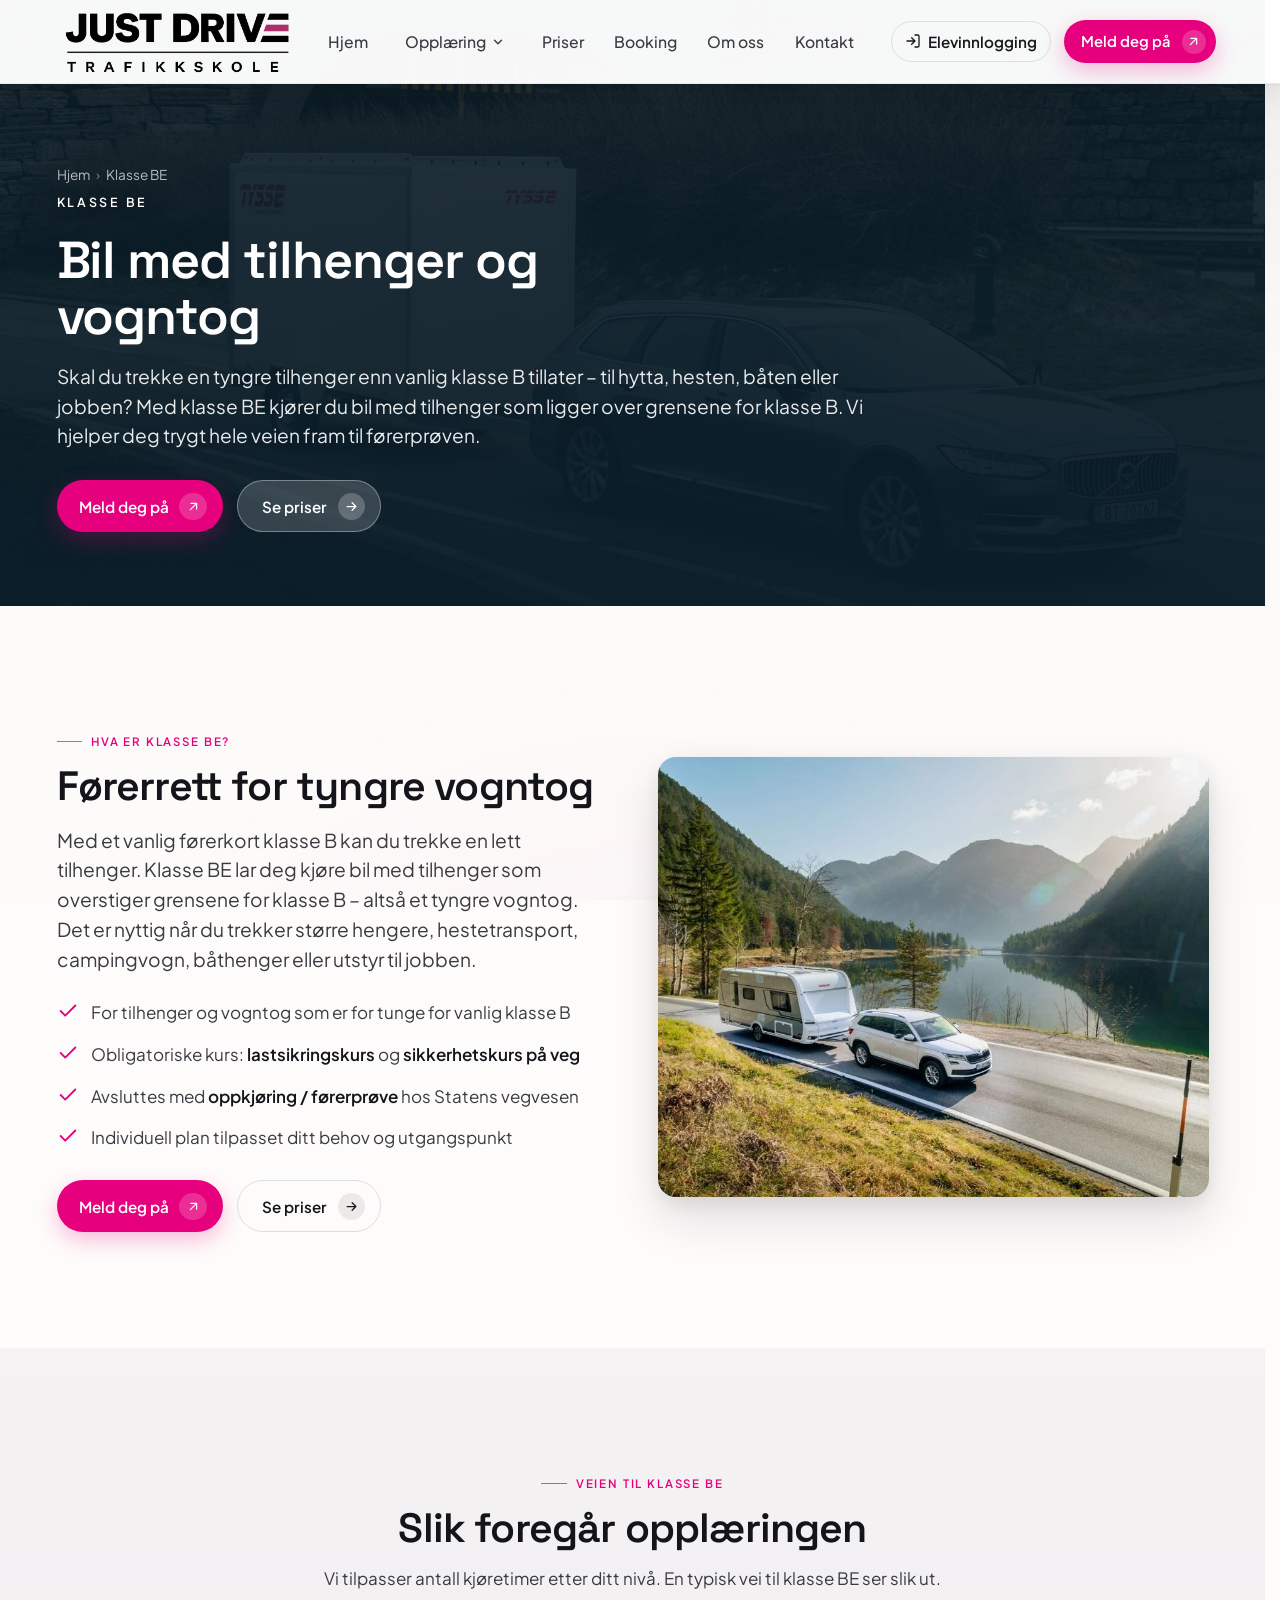
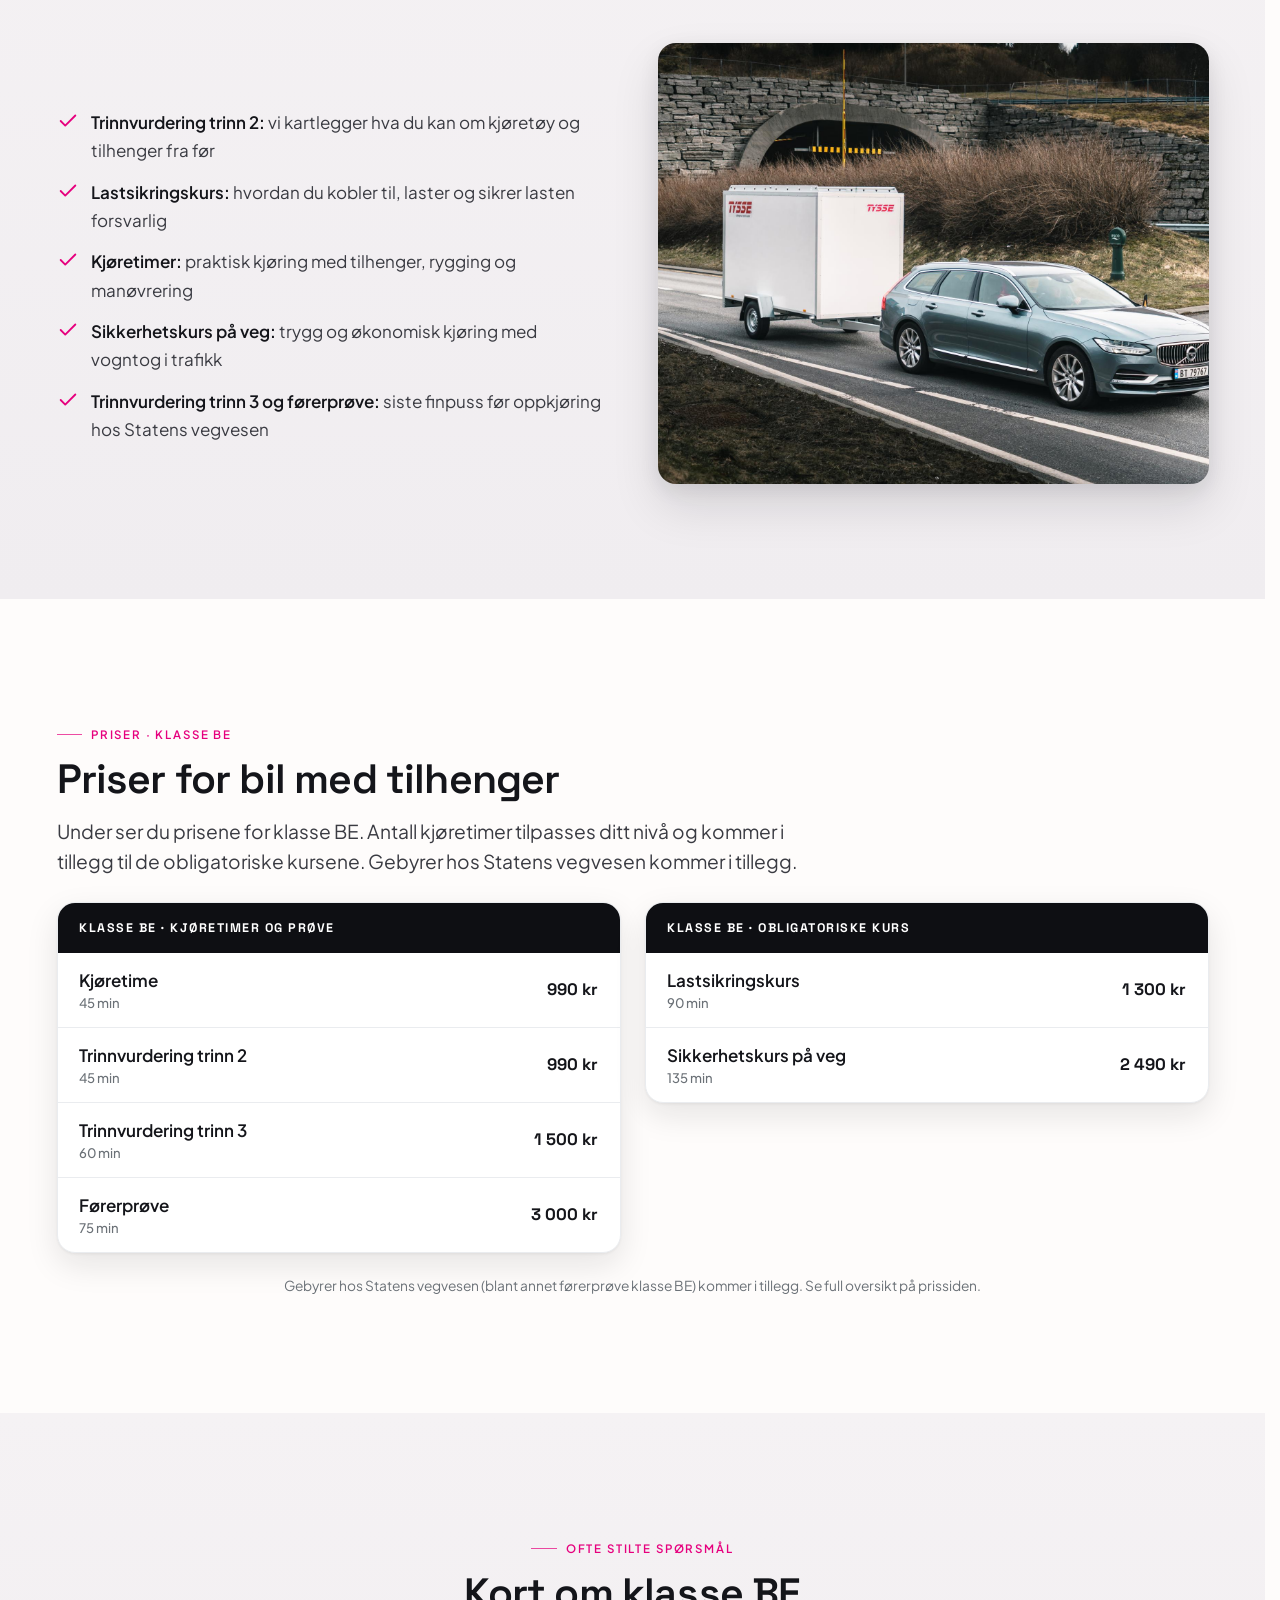
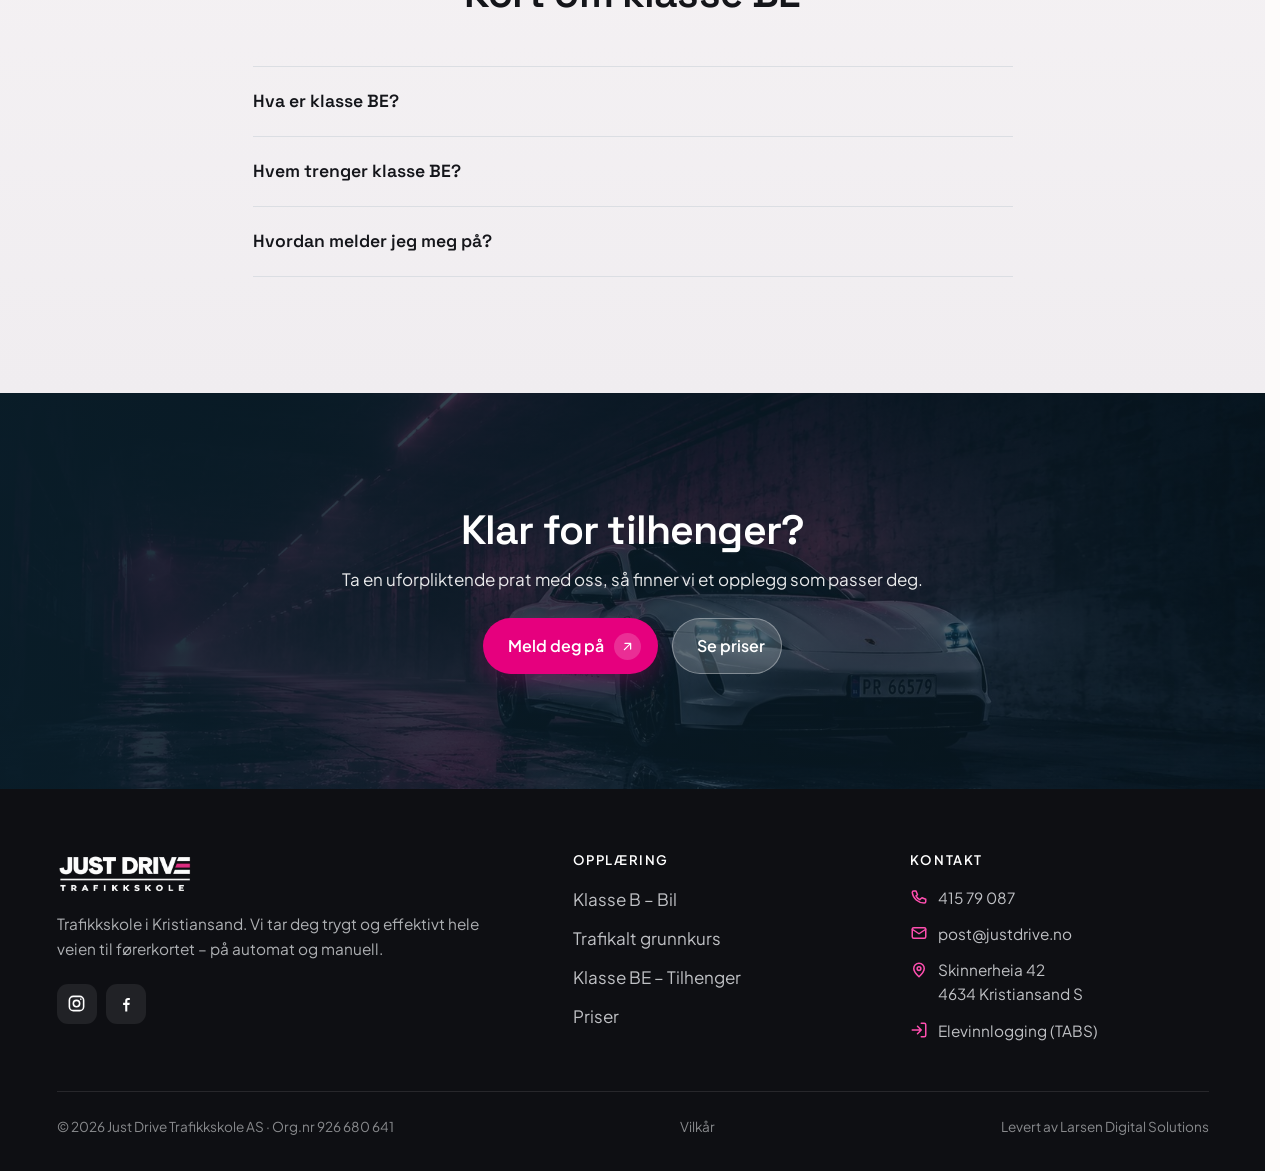
<file: klasse-be.html>
<!DOCTYPE html>
<html lang="nb">
<head>
  <meta charset="UTF-8">
  <meta name="viewport" content="width=device-width, initial-scale=1">
  <script>document.documentElement.classList.add('js')</script>
  <title>Klasse BE – Bil med tilhenger | Just Drive Trafikkskole Kristiansand</title>
  <meta name="description" content="Klasse BE hos Just Drive Trafikkskole i Kristiansand – førerkort for bil med tyngre tilhenger og vogntog. Obligatoriske kurs, sikkerhetskurs på veg og førerprøve. Se priser og meld deg på.">
  <link rel="canonical" href="https://justdrive.no/klasse-be.html">
  <meta name="theme-color" content="#0E0F13">
  <link rel="icon" type="image/png" href="img/favicon.png?v=4">
  <link rel="apple-touch-icon" href="img/favicon.png?v=4">
  <meta property="og:type" content="website">
  <meta property="og:site_name" content="Just Drive Trafikkskole">
  <meta property="og:locale" content="nb_NO">
  <meta property="og:title" content="Klasse BE – Bil med tilhenger | Just Drive Trafikkskole Kristiansand">
  <meta property="og:description" content="Klasse BE i Kristiansand – kjør bil med tyngre tilhenger og vogntog. Obligatoriske kurs, sikkerhetskurs på veg og førerprøve.">
  <meta property="og:url" content="https://justdrive.no/klasse-be.html">
  <meta property="og:image" content="https://justdrive.no/img/tilhenger.jpg">
  <meta name="twitter:card" content="summary_large_image">
  <meta name="twitter:title" content="Klasse BE – Bil med tilhenger | Just Drive Trafikkskole Kristiansand">
  <meta name="twitter:description" content="Klasse BE i Kristiansand – kjør bil med tyngre tilhenger og vogntog. Se priser og meld deg på.">
  <meta name="twitter:image" content="https://justdrive.no/img/tilhenger.jpg">
  <link rel="stylesheet" href="css/styles.css?v=43">
  <style>
    .prices { display: grid; gap: clamp(1.1rem, 2vw, 1.5rem); }
    @media (min-width: 780px) { .prices { grid-template-columns: 1fr 1fr; align-items: start; } }
    .pcat { background: var(--surface); border: 1px solid var(--hairline-soft); border-radius: var(--r-card); box-shadow: var(--shadow-sm); overflow: hidden; }
    .pcat__h { font-family: var(--font-display); font-weight: 700; font-size: .78rem; letter-spacing: .12em; text-transform: uppercase; color: #fff; background: var(--bg-deep); padding: .9rem 1.35rem; }
    .prow { display: flex; align-items: center; justify-content: space-between; gap: 1rem; padding: 1rem 1.35rem; }
    .prow + .prow { border-top: 1px solid var(--hairline-soft); }
    .prow__nm { font-weight: 600; color: var(--ink); display: flex; flex-direction: column; gap: .18rem; line-height: 1.3; }
    .prow__nm small { font-weight: 500; font-size: .82rem; color: var(--muted); }
    .prow__pr { font-family: var(--font-display); font-weight: 700; font-size: 1.04rem; white-space: nowrap; color: var(--ink); }
  </style>
  <script type="application/ld+json">{"@context":"https://schema.org","@type":"BreadcrumbList","itemListElement":[{"@type":"ListItem","position":1,"name":"Hjem","item":"https://justdrive.no/"},{"@type":"ListItem","position":2,"name":"Klasse BE","item":"https://justdrive.no/klasse-be.html"}]}</script>
</head>
<body>
  <a href="#hovedinnhold" class="skip-link">Hopp til innhold</a>

  <!-- ===================== NAV ===================== -->
  <header class="nav">
    <div class="container nav__inner">
      <a class="brand" href="index.html" aria-label="Just Drive Trafikkskole, forside"><img decoding="async" class="brand__logo brand__logo--dark" src="img/logo.png" alt="Just Drive Trafikkskole"><img decoding="async" class="brand__logo brand__logo--light" src="img/logo-hvit.png" alt="" aria-hidden="true"></a>
      <nav class="nav__links" aria-label="Hovedmeny">
        <a href="index.html">Hjem</a>
        <div class="has-dd">
          <button class="dd__btn" aria-haspopup="true" aria-expanded="false" aria-current="page">Opplæring
            <svg viewBox="0 0 24 24" fill="none" stroke="currentColor" stroke-width="2.4" stroke-linecap="round" stroke-linejoin="round" aria-hidden="true"><path d="m6 9 6 6 6-6"/></svg>
          </button>
          <div class="dd__panel" role="menu">
            <a href="klasse-b.html" role="menuitem"><span class="dd__ic"><svg viewBox="0 0 24 24" fill="none" stroke="currentColor" stroke-width="2" stroke-linecap="round" stroke-linejoin="round"><path d="M5 13l1.5-4.5A2 2 0 0 1 8.4 7h7.2a2 2 0 0 1 1.9 1.5L19 13M5 13h14v4H5z"/><circle cx="8" cy="17" r="1.4"/><circle cx="16" cy="17" r="1.4"/></svg></span><span><b>Klasse B – Bil</b><span>Manuell eller automat</span></span></a>
            <a href="klasse-be.html" role="menuitem" aria-current="page"><span class="dd__ic"><svg viewBox="0 0 24 24" fill="none" stroke="currentColor" stroke-width="2" stroke-linecap="round" stroke-linejoin="round"><path d="M3 8h9v6H3zM12 11h6l3 3v0h-9z"/><circle cx="7" cy="17" r="1.6"/><circle cx="17" cy="17" r="1.6"/></svg></span><span><b>Klasse BE</b><span>Bil med tilhenger</span></span></a>
            <a href="trafikalt-grunnkurs.html" role="menuitem"><span class="dd__ic"><svg viewBox="0 0 24 24" fill="none" stroke="currentColor" stroke-width="2" stroke-linecap="round" stroke-linejoin="round"><path d="M9 11l3 3L22 4"/><path d="M21 12v7a2 2 0 0 1-2 2H5a2 2 0 0 1-2-2V5a2 2 0 0 1 2-2h11"/></svg></span><span><b>Trafikalt grunnkurs</b><span>Obligatorisk førstesteg</span></span></a>
          </div>
        </div>
        <a href="priser.html">Priser</a>
        <a href="booking.html">Booking</a>
        <a href="om-oss.html">Om oss</a>
        <a href="kontakt.html">Kontakt</a>
      </nav>
      <div class="nav__cta">
        <a class="nav__login" href="https://tabs.no/start" target="_blank" rel="noopener" aria-label="Elevinnlogging i TABS (åpner nytt vindu)">
          <svg viewBox="0 0 24 24" fill="none" stroke="currentColor" stroke-width="2" stroke-linecap="round" stroke-linejoin="round" aria-hidden="true"><path d="M15 3h4a2 2 0 0 1 2 2v14a2 2 0 0 1-2 2h-4"/><path d="M10 17 15 12 10 7M15 12H3"/></svg>
          Elevinnlogging
        </a>
        <a class="btn btn--primary" href="kontakt.html">Meld deg på
          <span class="btn__icon" aria-hidden="true"><svg viewBox="0 0 24 24" fill="none" stroke="currentColor" stroke-width="2" stroke-linecap="round" stroke-linejoin="round"><path d="M7 17 17 7M8 7h9v9"/></svg></span>
        </a>
      </div>
      <button class="nav__burger" aria-label="Åpne meny" aria-expanded="false" aria-controls="mobilmeny"><span></span><span></span><span></span></button>
    </div>
  </header>

  <div class="mobile-menu" id="mobilmeny">
    <a class="m-link" href="index.html">Hjem</a>
    <span class="m-link" style="cursor:default;opacity:.7">Opplæring</span>
    <div class="m-sub">
      <a href="klasse-b.html">Klasse B – Bil</a>
      <a href="klasse-be.html">Klasse BE – Tilhenger</a>
      <a href="trafikalt-grunnkurs.html">Trafikalt grunnkurs</a>
    </div>
    <a class="m-link" href="priser.html">Priser</a>
    <a class="m-link" href="booking.html">Booking</a>
    <a class="m-link" href="om-oss.html">Om oss</a>
    <a class="m-link" href="kontakt.html">Kontakt</a>
    <div class="mobile-menu__foot">
      <a class="btn btn--ghost btn--block" href="https://tabs.no/start" target="_blank" rel="noopener">Elevinnlogging</a>
      <a class="btn btn--primary btn--block" href="kontakt.html">Meld deg på</a>
    </div>
  </div>

  <main id="hovedinnhold">

    <!-- ===================== SUBHERO ===================== -->
    <section class="subhero">
      <div class="subhero__bg" aria-hidden="true"><img decoding="async" src="img/tilhenger.jpg" alt="" width="1920" height="900"></div>
      <div class="subhero__scrim" aria-hidden="true"></div>
      <span data-nav-sentinel style="position:absolute;top:60px;height:1px;width:1px"></span>
      <div class="container">
        <nav class="crumbs" aria-label="Brødsmuler"><a href="index.html">Hjem</a><span>›</span> Klasse BE</nav>
        <span class="eyebrow">Klasse BE</span>
        <h1 style="margin-top:1.1rem">Bil med tilhenger og vogntog</h1>
        <p class="lead">Skal du trekke en tyngre tilhenger enn vanlig klasse B tillater – til hytta, hesten, båten eller jobben? Med klasse BE kjører du bil med tilhenger som ligger over grensene for klasse B. Vi hjelper deg trygt hele veien fram til førerprøven.</p>
        <div class="btn-row"><a class="btn btn--primary" href="kontakt.html">Meld deg på<span class="btn__icon" aria-hidden="true"><svg viewBox="0 0 24 24" fill="none" stroke="currentColor" stroke-width="2" stroke-linecap="round" stroke-linejoin="round"><path d="M7 17 17 7M8 7h9v9"/></svg></span></a><a class="btn btn--glass" href="priser.html">Se priser<span class="btn__icon" aria-hidden="true"><svg viewBox="0 0 24 24" fill="none" stroke="currentColor" stroke-width="2" stroke-linecap="round" stroke-linejoin="round"><path d="M5 12h14M13 6l6 6-6 6"/></svg></span></a></div>
      </div>
    </section>

    <!-- ===================== HVA ER KLASSE BE ===================== -->
    <section class="section">
      <div class="container">
        <div class="split">
          <div class="reveal">
            <span class="eyebrow">Hva er klasse BE?</span>
            <h2 style="margin-top:.8rem">Førerrett for tyngre vogntog</h2>
            <p class="lead" style="margin-top:1rem">Med et vanlig førerkort klasse B kan du trekke en lett tilhenger. Klasse BE lar deg kjøre bil med tilhenger som overstiger grensene for klasse B – altså et tyngre vogntog. Det er nyttig når du trekker større hengere, hestetransport, campingvogn, båthenger eller utstyr til jobben.</p>
            <ul class="ticks">
              <li><svg viewBox="0 0 24 24" fill="none" stroke="currentColor" stroke-width="2" stroke-linecap="round" stroke-linejoin="round" aria-hidden="true"><path d="M20 6 9 17l-5-5"/></svg><span>For tilhenger og vogntog som er for tunge for vanlig klasse B</span></li>
              <li><svg viewBox="0 0 24 24" fill="none" stroke="currentColor" stroke-width="2" stroke-linecap="round" stroke-linejoin="round" aria-hidden="true"><path d="M20 6 9 17l-5-5"/></svg><span>Obligatoriske kurs: <strong>lastsikringskurs</strong> og <strong>sikkerhetskurs på veg</strong></span></li>
              <li><svg viewBox="0 0 24 24" fill="none" stroke="currentColor" stroke-width="2" stroke-linecap="round" stroke-linejoin="round" aria-hidden="true"><path d="M20 6 9 17l-5-5"/></svg><span>Avsluttes med <strong>oppkjøring / førerprøve</strong> hos Statens vegvesen</span></li>
              <li><svg viewBox="0 0 24 24" fill="none" stroke="currentColor" stroke-width="2" stroke-linecap="round" stroke-linejoin="round" aria-hidden="true"><path d="M20 6 9 17l-5-5"/></svg><span>Individuell plan tilpasset ditt behov og utgangspunkt</span></li>
            </ul>
            <div class="btn-row" style="margin-top:1.8rem"><a class="btn btn--primary" href="kontakt.html">Meld deg på<span class="btn__icon" aria-hidden="true"><svg viewBox="0 0 24 24" fill="none" stroke="currentColor" stroke-width="2" stroke-linecap="round" stroke-linejoin="round"><path d="M7 17 17 7M8 7h9v9"/></svg></span></a><a class="btn btn--ghost" href="priser.html">Se priser<span class="btn__icon" aria-hidden="true"><svg viewBox="0 0 24 24" fill="none" stroke="currentColor" stroke-width="2" stroke-linecap="round" stroke-linejoin="round"><path d="M5 12h14M13 6l6 6-6 6"/></svg></span></a></div>
          </div>
          <div class="split__media reveal" data-delay="1"><img decoding="async" src="img/bil-campingvogn.webp" alt="Klasse BE – bil med tilhenger hos Just Drive Trafikkskole i Kristiansand" loading="lazy" width="1000" height="800"></div>
        </div>
      </div>
    </section>

    <!-- ===================== SLIK FOREGÅR DET ===================== -->
    <section class="section section--soft" id="slik">
      <div class="container">
        <div class="section-head section-head--center reveal">
          <span class="eyebrow eyebrow--center">Veien til klasse BE</span>
          <h2>Slik foregår opplæringen</h2>
          <p class="measure" style="margin:.9rem auto 0">Vi tilpasser antall kjøretimer etter ditt nivå. En typisk vei til klasse BE ser slik ut.</p>
        </div>
        <div class="split">
          <div class="reveal">
            <ul class="ticks">
              <li><svg viewBox="0 0 24 24" fill="none" stroke="currentColor" stroke-width="2" stroke-linecap="round" stroke-linejoin="round" aria-hidden="true"><path d="M20 6 9 17l-5-5"/></svg><span><strong>Trinnvurdering trinn 2:</strong> vi kartlegger hva du kan om kjøretøy og tilhenger fra før</span></li>
              <li><svg viewBox="0 0 24 24" fill="none" stroke="currentColor" stroke-width="2" stroke-linecap="round" stroke-linejoin="round" aria-hidden="true"><path d="M20 6 9 17l-5-5"/></svg><span><strong>Lastsikringskurs:</strong> hvordan du kobler til, laster og sikrer lasten forsvarlig</span></li>
              <li><svg viewBox="0 0 24 24" fill="none" stroke="currentColor" stroke-width="2" stroke-linecap="round" stroke-linejoin="round" aria-hidden="true"><path d="M20 6 9 17l-5-5"/></svg><span><strong>Kjøretimer:</strong> praktisk kjøring med tilhenger, rygging og manøvrering</span></li>
              <li><svg viewBox="0 0 24 24" fill="none" stroke="currentColor" stroke-width="2" stroke-linecap="round" stroke-linejoin="round" aria-hidden="true"><path d="M20 6 9 17l-5-5"/></svg><span><strong>Sikkerhetskurs på veg:</strong> trygg og økonomisk kjøring med vogntog i trafikk</span></li>
              <li><svg viewBox="0 0 24 24" fill="none" stroke="currentColor" stroke-width="2" stroke-linecap="round" stroke-linejoin="round" aria-hidden="true"><path d="M20 6 9 17l-5-5"/></svg><span><strong>Trinnvurdering trinn 3 og førerprøve:</strong> siste finpuss før oppkjøring hos Statens vegvesen</span></li>
            </ul>
          </div>
          <div class="split__media reveal" data-delay="1"><img decoding="async" src="img/tilhenger.jpg" alt="Kjøring med bil og tilhenger under klasse BE-opplæring" loading="lazy" width="1000" height="800"></div>
        </div>
      </div>
    </section>

    <!-- ===================== PRISER BE ===================== -->
    <section class="section" id="priser-be">
      <div class="container">
        <div class="section-head reveal" style="margin-bottom:1.6rem">
          <span class="eyebrow">Priser · klasse BE</span>
          <h2>Priser for bil med tilhenger</h2>
          <p class="lead">Under ser du prisene for klasse BE. Antall kjøretimer tilpasses ditt nivå og kommer i tillegg til de obligatoriske kursene. Gebyrer hos Statens vegvesen kommer i tillegg.</p>
        </div>
        <div class="prices reveal">
          <div class="pcat">
            <div class="pcat__h">Klasse BE · kjøretimer og prøve</div>
            <div class="prow"><span class="prow__nm">Kjøretime<small>45 min</small></span><span class="prow__pr">990 kr</span></div>
            <div class="prow"><span class="prow__nm">Trinnvurdering trinn 2<small>45 min</small></span><span class="prow__pr">990 kr</span></div>
            <div class="prow"><span class="prow__nm">Trinnvurdering trinn 3<small>60 min</small></span><span class="prow__pr">1 500 kr</span></div>
            <div class="prow"><span class="prow__nm">Førerprøve<small>75 min</small></span><span class="prow__pr">3 000 kr</span></div>
          </div>
          <div class="pcat">
            <div class="pcat__h">Klasse BE · obligatoriske kurs</div>
            <div class="prow"><span class="prow__nm">Lastsikringskurs<small>90 min</small></span><span class="prow__pr">1 300 kr</span></div>
            <div class="prow"><span class="prow__nm">Sikkerhetskurs på veg<small>135 min</small></span><span class="prow__pr">2 490 kr</span></div>
          </div>
        </div>
        <p class="price-note center" style="margin-top:1.4rem;max-width:70ch;margin-inline:auto">Gebyrer hos Statens vegvesen (blant annet førerprøve klasse BE) kommer i tillegg. Se full oversikt på <a href="priser.html">prissiden</a>.</p>
      </div>
    </section>

    <!-- ===================== FAQ ===================== -->
    <section class="section section--soft" id="faq">
      <div class="container">
        <div class="section-head section-head--center reveal">
          <span class="eyebrow eyebrow--center">Ofte stilte spørsmål</span>
          <h2>Kort om klasse BE</h2>
        </div>
        <div class="faq reveal" style="max-width:760px;margin-inline:auto">
          <details>
            <summary>Hva er klasse BE?</summary>
            <div class="faq__body"><p>Klasse BE er førerretten som lar deg kjøre personbil med en tilhenger som overstiger grensene for vanlig klasse B – altså et tyngre vogntog. Du må ha førerkort klasse B fra før.</p></div>
          </details>
          <details>
            <summary>Hvem trenger klasse BE?</summary>
            <div class="faq__body"><p>Du trenger klasse BE når tilhengeren er for tung til å trekkes på et vanlig klasse B-førerkort. Det er aktuelt for deg som skal trekke større hestehenger, campingvogn, båthenger eller tyngre tilhenger til jobb og fritid.</p></div>
          </details>
          <details>
            <summary>Hvordan melder jeg meg på?</summary>
            <div class="faq__body"><p>Ta kontakt med oss, så setter vi opp en individuell plan tilpasset ditt utgangspunkt. Opplæringen består av lastsikringskurs, kjøretimer, sikkerhetskurs på veg og til slutt oppkjøring hos Statens vegvesen.</p></div>
          </details>
        </div>
      </div>
    </section>

    <!-- ===================== CTA-BAND ===================== -->
    <section class="cta-band section reveal">
      <div class="cta-band__bg" aria-hidden="true"><img decoding="async" src="img/jd-hero-2.jpg" alt=""></div>
      <div class="cta-band__scrim" aria-hidden="true"></div>
      <div class="container center">
        <h2>Klar for tilhenger?</h2>
        <p class="measure" style="margin:.8rem auto 1.6rem">Ta en uforpliktende prat med oss, så finner vi et opplegg som passer deg.</p>
        <div class="btn-row" style="justify-content:center">
          <a class="btn btn--primary btn--lg" href="kontakt.html">Meld deg på<span class="btn__icon" aria-hidden="true"><svg viewBox="0 0 24 24" fill="none" stroke="currentColor" stroke-width="2" stroke-linecap="round" stroke-linejoin="round"><path d="M7 17 17 7M8 7h9v9"/></svg></span></a>
          <a class="btn btn--glass btn--lg" href="priser.html">Se priser</a>
        </div>
      </div>
    </section>

  </main>

  <!-- ===================== FOOTER ===================== -->
  <footer class="footer">
    <div class="container">
      <div class="footer__grid">
        <div>
          <a class="brand" href="index.html" aria-label="Just Drive Trafikkskole, forside"><img decoding="async" class="brand__logo" src="img/logo-hvit.png" style="height:40px;width:auto;background:none;padding:0;border:0;border-radius:0;box-shadow:none" alt="Just Drive Trafikkskole"></a>
          <p class="footer__about">Trafikkskole i Kristiansand. Vi tar deg trygt og effektivt hele veien til førerkortet – på automat og manuell.</p>
          <div class="footer__social"><a href="https://www.instagram.com/justdrivetrafikkskole" target="_blank" rel="noopener" aria-label="Instagram"><svg viewBox="0 0 24 24" fill="none" stroke="currentColor" stroke-width="2" stroke-linecap="round" stroke-linejoin="round" aria-hidden="true"><rect x="3" y="3" width="18" height="18" rx="5"/><circle cx="12" cy="12" r="4"/><circle cx="17.5" cy="6.5" r="1" fill="currentColor" stroke="none"/></svg></a><a href="https://www.facebook.com/justdrivetrafikkskole" target="_blank" rel="noopener" aria-label="Facebook"><svg viewBox="0 0 24 24" fill="currentColor" aria-hidden="true"><path d="M13 22v-8h2.7l.4-3H13V9.1c0-.87.3-1.46 1.56-1.46H16.2V5.02C15.86 4.97 14.84 4.9 13.85 4.9c-2.06 0-3.47 1.26-3.47 3.57V11H7.7v3h2.68v8H13Z"/></svg></a></div>
        </div>
        <div>
          <h4>Opplæring</h4>
          <ul>
            <li><a href="klasse-b.html">Klasse B – Bil</a></li>
            <li><a href="trafikalt-grunnkurs.html">Trafikalt grunnkurs</a></li>
            <li><a href="klasse-be.html">Klasse BE – Tilhenger</a></li>
            <li><a href="priser.html">Priser</a></li>
          </ul>
        </div>
        <div>
          <h4>Kontakt</h4>
          <ul class="footer__contact">
            <li><svg viewBox="0 0 24 24" fill="none" stroke="currentColor" stroke-width="2" stroke-linecap="round" stroke-linejoin="round" aria-hidden="true"><path d="M5 4h3l2 5-2 1.5a11 11 0 0 0 5 5L16 13l5 2v3a2 2 0 0 1-2 2A16 16 0 0 1 3 6a2 2 0 0 1 2-2Z"/></svg><a href="tel:+4741579087">415 79 087</a></li><li><svg viewBox="0 0 24 24" fill="none" stroke="currentColor" stroke-width="2" stroke-linecap="round" stroke-linejoin="round" aria-hidden="true"><rect x="3" y="5" width="18" height="14" rx="2"/><path d="m3 7 9 6 9-6"/></svg><a href="mailto:post@justdrive.no">post@justdrive.no</a></li>
            <li><svg viewBox="0 0 24 24" fill="none" stroke="currentColor" stroke-width="2" stroke-linecap="round" stroke-linejoin="round" aria-hidden="true"><path d="M12 21s-7-6.5-7-11a7 7 0 0 1 14 0c0 4.5-7 11-7 11Z"/><circle cx="12" cy="10" r="2.5"/></svg><span style="line-height:1.6">Skinnerheia 42<br>4634 Kristiansand S</span></li>
            <li><svg viewBox="0 0 24 24" fill="none" stroke="currentColor" stroke-width="2" stroke-linecap="round" stroke-linejoin="round" aria-hidden="true"><path d="M15 3h4a2 2 0 0 1 2 2v14a2 2 0 0 1-2 2h-4"/><path d="M10 17 15 12 10 7M15 12H3"/></svg><a href="https://tabs.no/start" target="_blank" rel="noopener">Elevinnlogging (TABS)</a></li>
          </ul>
        </div>
      </div>
      <div class="footer__bar">
        <span>© <span data-year>2026</span> Just Drive Trafikkskole AS · Org.nr 926 680 641</span>
        <a href="vilkar.html">Vilkår</a>
        <span>Levert av Larsen Digital Solutions</span>
      </div>
    </div>
  </footer>

  <div class="mbar">
    <a class="btn btn--ghost" href="priser.html">Se priser</a>
    <a class="btn btn--primary" href="kontakt.html">Ta kontakt</a>
  </div>

  <script src="js/main.js?v=13" defer></script>
</body>
</html>
</file>
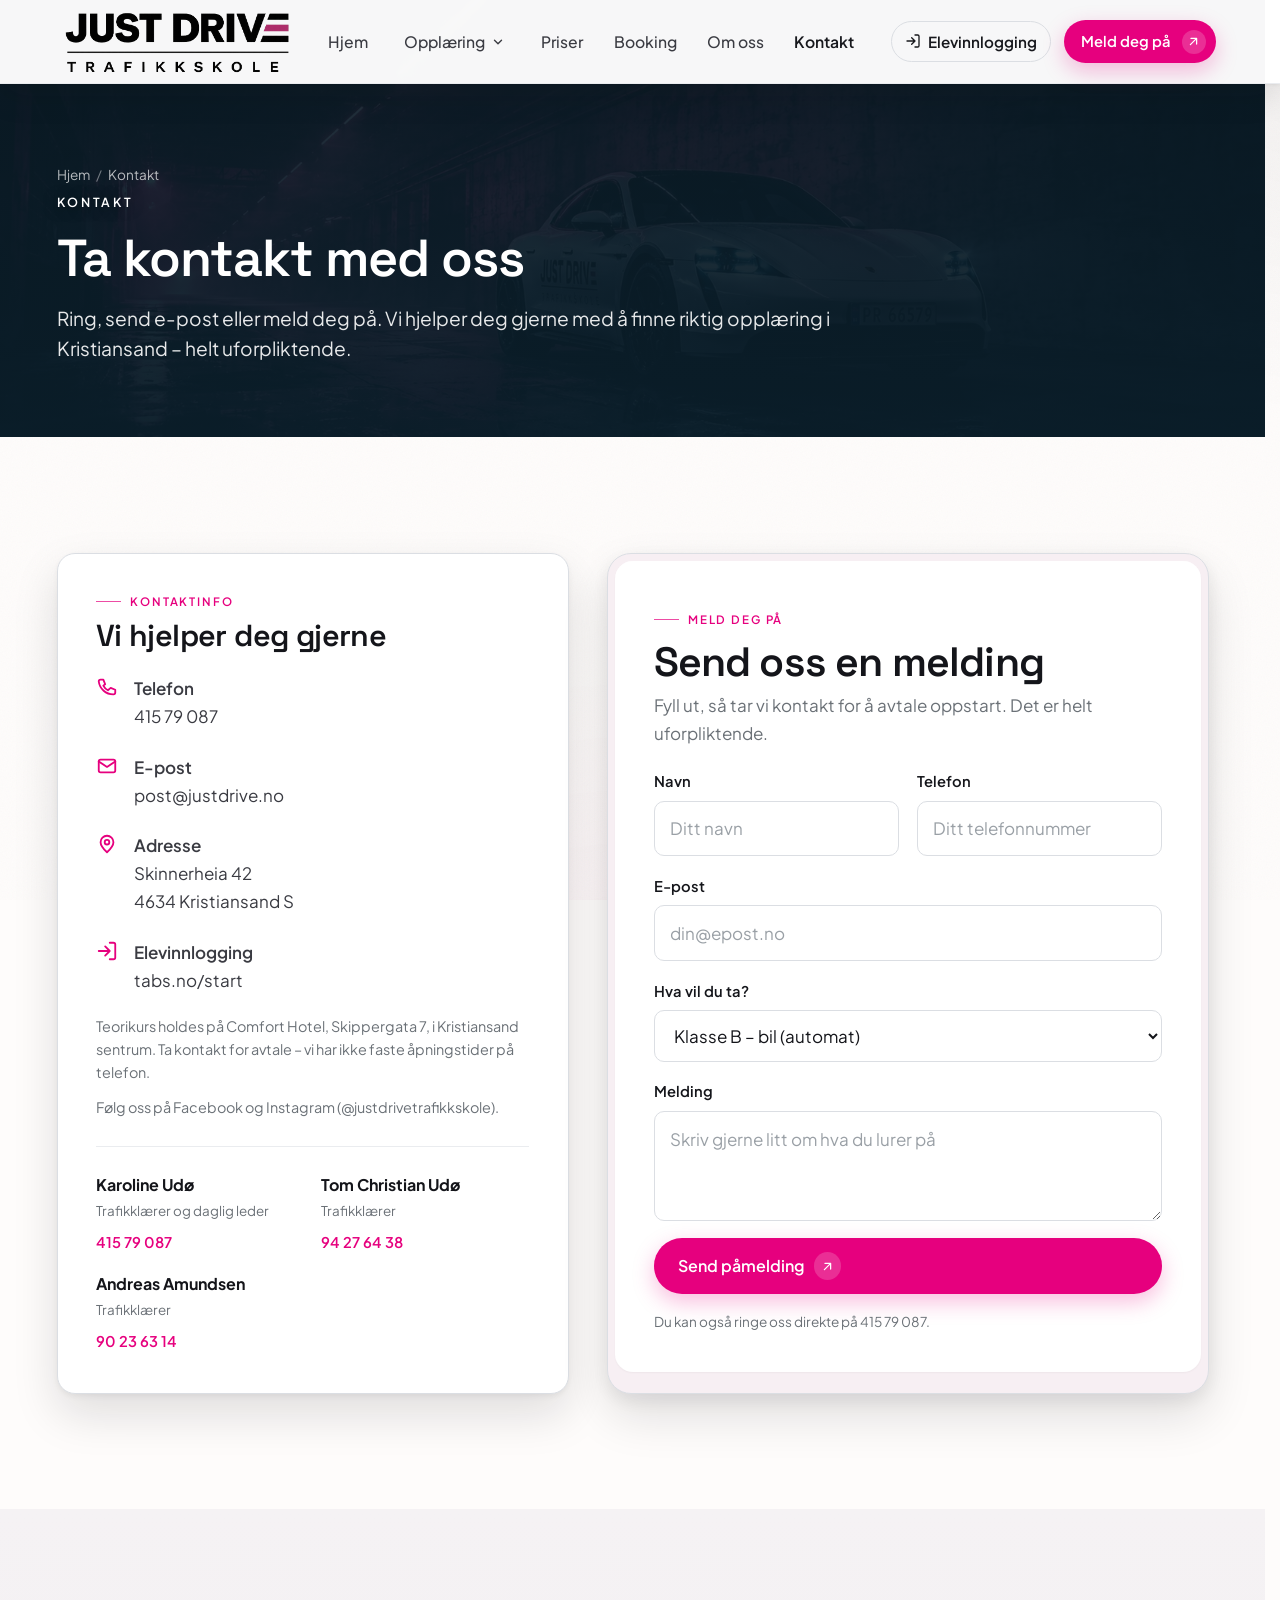
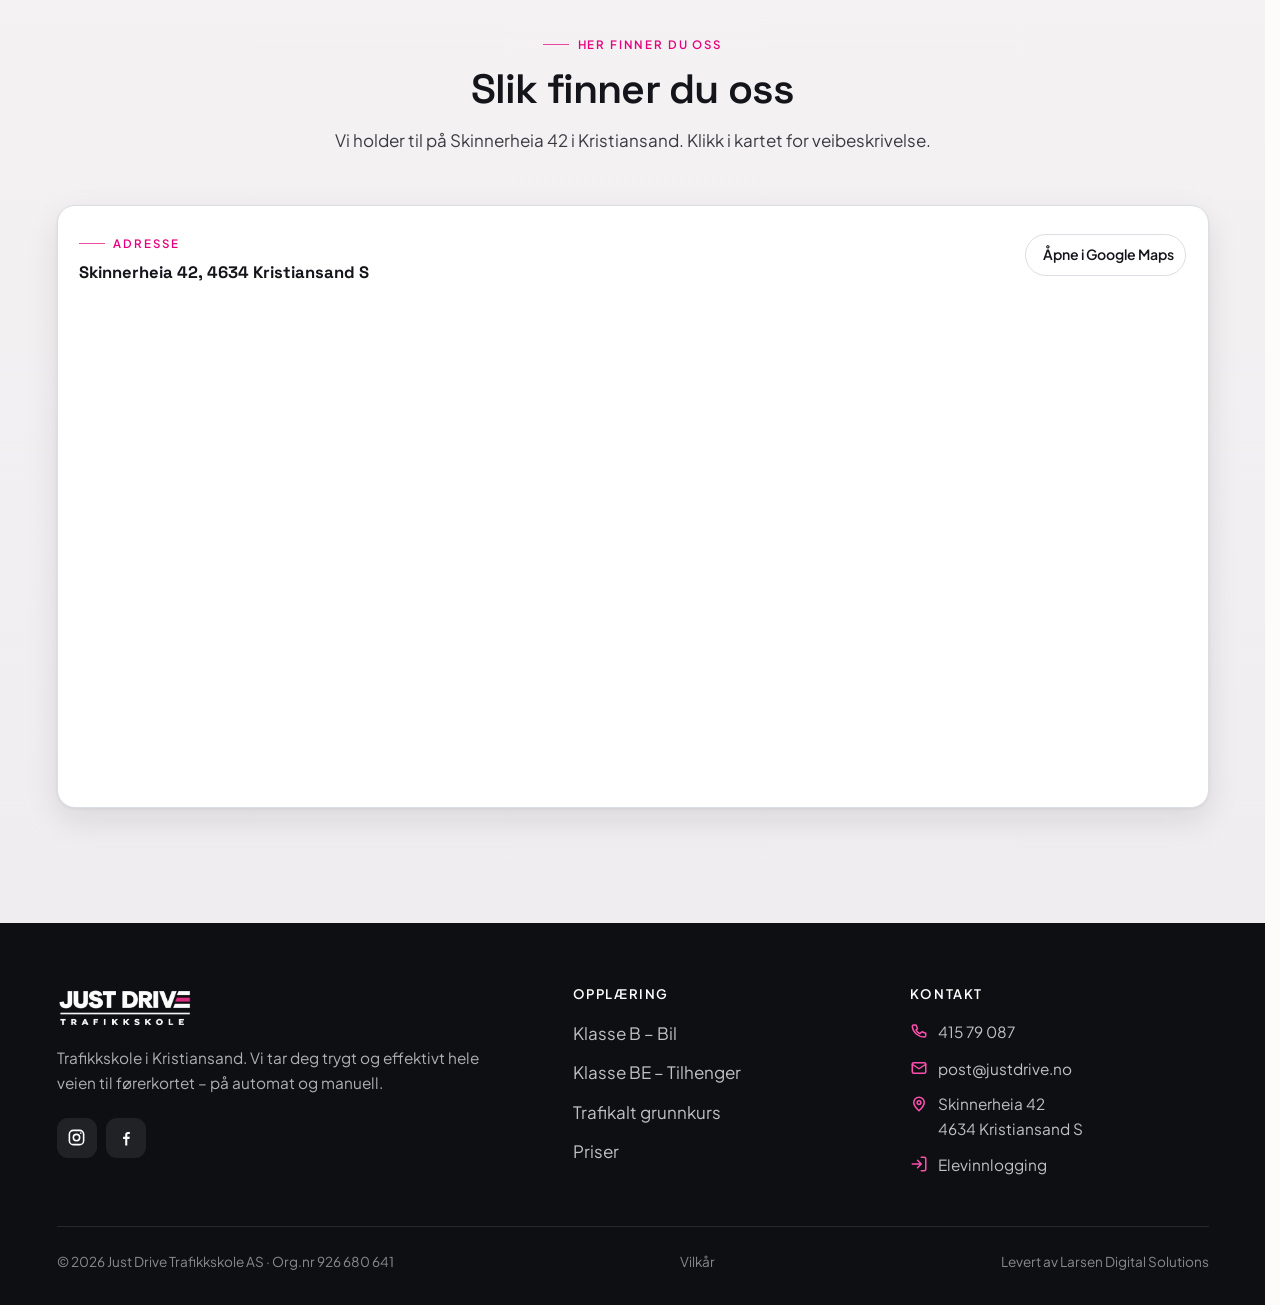
<file: kontakt.html>
<!DOCTYPE html>
<html lang="nb">
<head>
  <meta charset="UTF-8">
  <meta name="viewport" content="width=device-width, initial-scale=1">
  <script>document.documentElement.classList.add('js')</script>
  <title>Kontakt – Just Drive Trafikkskole i Kristiansand</title>
  <meta name="description" content="Kontakt Just Drive Trafikkskole i Kristiansand. Ring 415 79 087, send e-post til post@justdrive.no, eller meld deg på. Adresse: Skinnerheia 42, 4634 Kristiansand S.">
  <link rel="canonical" href="https://justdrive.no/kontakt.html">
  <meta name="theme-color" content="#0E0F13">
  <link rel="icon" type="image/png" href="img/favicon.png?v=4">
  <link rel="apple-touch-icon" href="img/favicon.png?v=4">
  <meta property="og:type" content="website">
  <meta property="og:site_name" content="Just Drive Trafikkskole">
  <meta property="og:locale" content="nb_NO">
  <meta property="og:title" content="Kontakt – Just Drive Trafikkskole">
  <meta property="og:description" content="Ring 415 79 087 eller meld deg på. Just Drive Trafikkskole i Kristiansand.">
  <meta property="og:url" content="https://justdrive.no/kontakt.html">
  <meta property="og:image" content="https://justdrive.no/img/jd-hero.jpg">
  <meta name="twitter:card" content="summary_large_image">
  <meta name="twitter:title" content="Kontakt – Just Drive Trafikkskole">
  <meta name="twitter:description" content="Ring 415 79 087 eller meld deg på. Just Drive Trafikkskole i Kristiansand.">
  <meta name="twitter:image" content="https://justdrive.no/img/jd-hero.jpg">
  <link rel="stylesheet" href="css/styles.css?v=43">
  <script type="application/ld+json">{"@context":"https://schema.org","@type":"BreadcrumbList","itemListElement":[{"@type":"ListItem","position":1,"name":"Hjem","item":"https://justdrive.no/"},{"@type":"ListItem","position":2,"name":"Kontakt","item":"https://justdrive.no/kontakt.html"}]}</script>
  <style>
    .kontakt { display: grid; gap: clamp(1.6rem, 3vw, 2.4rem); align-items: stretch; }
    @media (min-width: 940px) { .kontakt { grid-template-columns: .92fr 1.08fr; } }
    .kc-card { display: flex; flex-direction: column; padding: clamp(1.7rem, 3vw, 2.4rem); }
    .kc-card h2 { font-size: clamp(1.5rem, 2.4vw, 1.9rem); }
    .kc-teachers { display: grid; gap: 1rem; margin-top: 1.6rem; padding-top: 1.6rem; border-top: 1px solid var(--hairline-soft); }
    @media (min-width: 540px) { .kc-teachers { grid-template-columns: 1fr 1fr; } }
    .kc-teacher b { display: block; font-size: 1rem; }
    .kc-teacher span { display: block; font-size: .84rem; color: var(--muted); margin: .1rem 0 .3rem; }
    .kc-teacher a { font-weight: 600; font-size: .92rem; color: var(--accent); }
    .map-card { display: flex; flex-direction: column; background: var(--surface); border: 1px solid var(--hairline); border-radius: var(--r-card); box-shadow: var(--shadow-sm); overflow: hidden; }
    .map-card__head { display: flex; align-items: center; justify-content: space-between; gap: 1rem; padding: 1.1rem 1.35rem; }
    .map-card__head b { display: block; font-family: var(--font-display); font-size: 1.04rem; margin-top: .35rem; }
    .map-card .map { border: 0; border-radius: 0; box-shadow: none; aspect-ratio: 16 / 7; }
  </style>
</head>
<body>
  <a href="#hovedinnhold" class="skip-link">Hopp til innhold</a>

  <!-- ===================== NAV ===================== -->
  <header class="nav">
    <div class="container nav__inner">
      <a class="brand" href="index.html" aria-label="Just Drive Trafikkskole, forside"><img decoding="async" class="brand__logo brand__logo--dark" src="img/logo.png" alt="Just Drive Trafikkskole"><img decoding="async" class="brand__logo brand__logo--light" src="img/logo-hvit.png" alt="" aria-hidden="true"></a>
      <nav class="nav__links" aria-label="Hovedmeny">
        <a href="index.html">Hjem</a>
        <div class="has-dd">
          <button class="dd__btn" aria-haspopup="true" aria-expanded="false">Opplæring
            <svg viewBox="0 0 24 24" fill="none" stroke="currentColor" stroke-width="2.4" stroke-linecap="round" stroke-linejoin="round" aria-hidden="true"><path d="m6 9 6 6 6-6"/></svg>
          </button>
          <div class="dd__panel" role="menu">
            <a href="klasse-b.html" role="menuitem"><span class="dd__ic"><svg viewBox="0 0 24 24" fill="none" stroke="currentColor" stroke-width="2" stroke-linecap="round" stroke-linejoin="round"><path d="M5 13l1.5-4.5A2 2 0 0 1 8.4 7h7.2a2 2 0 0 1 1.9 1.5L19 13M5 13h14v4H5z"/><circle cx="8" cy="17" r="1.4"/><circle cx="16" cy="17" r="1.4"/></svg></span><span><b>Klasse B – Bil</b><span>Manuell eller automat</span></span></a>
            <a href="klasse-be.html" role="menuitem"><span class="dd__ic"><svg viewBox="0 0 24 24" fill="none" stroke="currentColor" stroke-width="2" stroke-linecap="round" stroke-linejoin="round"><path d="M3 8h9v6H3zM12 11h6l3 3v0h-9z"/><circle cx="7" cy="17" r="1.6"/><circle cx="17" cy="17" r="1.6"/></svg></span><span><b>Klasse BE</b><span>Bil med tilhenger</span></span></a>
            <a href="trafikalt-grunnkurs.html" role="menuitem"><span class="dd__ic"><svg viewBox="0 0 24 24" fill="none" stroke="currentColor" stroke-width="2" stroke-linecap="round" stroke-linejoin="round"><path d="M9 11l3 3L22 4"/><path d="M21 12v7a2 2 0 0 1-2 2H5a2 2 0 0 1-2-2V5a2 2 0 0 1 2-2h11"/></svg></span><span><b>Trafikalt grunnkurs</b><span>Obligatorisk førstesteg</span></span></a>
          </div>
        </div>
        <a href="priser.html">Priser</a>
        <a href="booking.html">Booking</a>
        <a href="om-oss.html">Om oss</a>
        <a href="kontakt.html" aria-current="page">Kontakt</a>
      </nav>
      <div class="nav__cta">
        <a class="nav__login" href="https://tabs.no/start" target="_blank" rel="noopener" aria-label="Elevinnlogging (åpner nytt vindu)">
          <svg viewBox="0 0 24 24" fill="none" stroke="currentColor" stroke-width="2" stroke-linecap="round" stroke-linejoin="round" aria-hidden="true"><path d="M15 3h4a2 2 0 0 1 2 2v14a2 2 0 0 1-2 2h-4"/><path d="M10 17 15 12 10 7M15 12H3"/></svg>
          Elevinnlogging
        </a>
        <a class="btn btn--primary" href="#meldpaa">Meld deg på
          <span class="btn__icon" aria-hidden="true"><svg viewBox="0 0 24 24" fill="none" stroke="currentColor" stroke-width="2" stroke-linecap="round" stroke-linejoin="round"><path d="M7 17 17 7M8 7h9v9"/></svg></span>
        </a>
      </div>
      <button class="nav__burger" aria-label="Åpne meny" aria-expanded="false" aria-controls="mobilmeny"><span></span><span></span><span></span></button>
    </div>
  </header>

  <div class="mobile-menu" id="mobilmeny">
    <a class="m-link" href="index.html">Hjem</a>
    <span class="m-link" style="cursor:default;opacity:.7">Opplæring</span>
    <div class="m-sub">
      <a href="klasse-b.html">Klasse B – Bil</a>
      <a href="klasse-be.html">Klasse BE – Tilhenger</a>
      <a href="trafikalt-grunnkurs.html">Trafikalt grunnkurs</a>
    </div>
    <a class="m-link" href="priser.html">Priser</a>
    <a class="m-link" href="booking.html">Booking</a>
    <a class="m-link" href="om-oss.html">Om oss</a>
    <a class="m-link" href="kontakt.html">Kontakt</a>
    <div class="mobile-menu__foot">
      <a class="btn btn--ghost btn--block" href="https://tabs.no/start" target="_blank" rel="noopener">Elevinnlogging</a>
      <a class="btn btn--primary btn--block" href="#meldpaa">Meld deg på</a>
    </div>
  </div>

  <main id="hovedinnhold">

    <!-- ===================== SUBHERO ===================== -->
    <section class="subhero">
      <div class="subhero__bg" aria-hidden="true"><img decoding="async" src="img/jd-hero-2.jpg" alt=""></div>
      <div class="subhero__scrim" aria-hidden="true"></div>
      <span data-nav-sentinel style="position:absolute;top:60px;height:1px;width:1px"></span>
      <div class="container">
        <div class="crumbs"><a href="index.html">Hjem</a><span>/</span> Kontakt</div>
        <span class="eyebrow">Kontakt</span>
        <h1>Ta kontakt med oss</h1>
        <p class="lead">Ring, send e-post eller meld deg på. Vi hjelper deg gjerne med å finne riktig opplæring i Kristiansand – helt uforpliktende.</p>
      </div>
    </section>

    <!-- ===================== SKJEMA + INFO ===================== -->
    <section class="section">
      <div class="container">
        <div class="kontakt">

          <!-- venstre: kontaktinfo -->
          <div class="card kc-card reveal">
            <span class="eyebrow">Kontaktinfo</span>
            <h2 style="margin:.6rem 0 1.3rem">Vi hjelper deg gjerne</h2>
            <ul class="info-list">
              <li><span class="info-ic"><svg viewBox="0 0 24 24" fill="none" stroke="currentColor" stroke-width="2" stroke-linecap="round" stroke-linejoin="round" aria-hidden="true"><path d="M5 4h3l2 5-2 1.5a11 11 0 0 0 5 5L16 13l5 2v3a2 2 0 0 1-2 2A16 16 0 0 1 3 6a2 2 0 0 1 2-2Z"/></svg></span><span><b>Telefon</b><a href="tel:+4741579087">415 79 087</a></span></li>
              <li><span class="info-ic"><svg viewBox="0 0 24 24" fill="none" stroke="currentColor" stroke-width="2" stroke-linecap="round" stroke-linejoin="round" aria-hidden="true"><rect x="3" y="5" width="18" height="14" rx="2"/><path d="m3 7 9 6 9-6"/></svg></span><span><b>E-post</b><a href="mailto:post@justdrive.no">post@justdrive.no</a></span></li>
              <li><span class="info-ic"><svg viewBox="0 0 24 24" fill="none" stroke="currentColor" stroke-width="2" stroke-linecap="round" stroke-linejoin="round" aria-hidden="true"><path d="M12 21s-7-6.5-7-11a7 7 0 0 1 14 0c0 4.5-7 11-7 11Z"/><circle cx="12" cy="10" r="2.5"/></svg></span><span><b>Adresse</b><span style="line-height:1.5">Skinnerheia 42<br>4634 Kristiansand S</span></span></li>
              <li><span class="info-ic"><svg viewBox="0 0 24 24" fill="none" stroke="currentColor" stroke-width="2" stroke-linecap="round" stroke-linejoin="round" aria-hidden="true"><path d="M15 3h4a2 2 0 0 1 2 2v14a2 2 0 0 1-2 2h-4"/><path d="M10 17 15 12 10 7M15 12H3"/></svg></span><span><b>Elevinnlogging</b><a href="https://tabs.no/start" target="_blank" rel="noopener">tabs.no/start</a></span></li>
            </ul>
            <p class="muted" style="font-size:.9rem;line-height:1.6;margin:1.3rem 0 0">Teorikurs holdes på Comfort Hotel, Skippergata 7, i Kristiansand sentrum. Ta kontakt for avtale – vi har ikke faste åpningstider på telefon.</p>
            <p class="muted" style="font-size:.9rem;margin:.8rem 0 0">Følg oss på <a href="https://www.facebook.com/justdrivetrafikkskole" target="_blank" rel="noopener">Facebook</a> og <a href="https://www.instagram.com/justdrivetrafikkskole/" target="_blank" rel="noopener">Instagram</a> (@justdrivetrafikkskole).</p>

            <div class="kc-teachers">
              <div class="kc-teacher">
                <b>Karoline Udø</b>
                <span>Trafikklærer og daglig leder</span>
                <a href="tel:+4741579087">415 79 087</a>
              </div>
              <div class="kc-teacher">
                <b>Tom Christian Udø</b>
                <span>Trafikklærer</span>
                <a href="tel:+4794276438">94 27 64 38</a>
              </div>
              <div class="kc-teacher">
                <b>Andreas Amundsen</b>
                <span>Trafikklærer</span>
                <a href="tel:+4790236314">90 23 63 14</a>
              </div>
            </div>
          </div>

          <!-- høyre: skjema (DEMO – viser kun takk-melding) -->
          <div class="bezel reveal" data-delay="1" id="meldpaa">
            <div class="bezel__inner">
              <span class="eyebrow">Meld deg på</span>
              <h2 style="margin:.7rem 0 .4rem">Send oss en melding</h2>
              <p class="muted" style="margin-bottom:1.4rem">Fyll ut, så tar vi kontakt for å avtale oppstart. Det er helt uforpliktende.</p>
              <!-- TODO: koble skjema til ekte endepunkt (f.eks. Web3Forms) -->
              <form class="form" data-lead-form novalidate>
                <div class="field--row">
                  <div class="field"><label for="navn">Navn</label><input id="navn" name="navn" type="text" autocomplete="name" required placeholder="Ditt navn"></div>
                  <div class="field"><label for="tlf">Telefon</label><input id="tlf" name="tlf" type="tel" autocomplete="tel" required placeholder="Ditt telefonnummer"></div>
                </div>
                <div class="field"><label for="epost">E-post</label><input id="epost" name="epost" type="email" autocomplete="email" placeholder="din@epost.no"></div>
                <div class="field"><label for="klasse">Hva vil du ta?</label><select id="klasse" name="klasse"><option>Klasse B – bil (automat)</option><option>Klasse B – bil (manuell)</option><option>Klasse BE – tilhenger</option><option>Trafikalt grunnkurs</option><option>Annet / usikker</option></select></div>
                <div class="field"><label for="melding">Melding</label><textarea id="melding" name="melding" placeholder="Skriv gjerne litt om hva du lurer på"></textarea></div>
                <button class="btn btn--primary btn--lg" type="submit">Send påmelding<span class="btn__icon" aria-hidden="true"><svg viewBox="0 0 24 24" fill="none" stroke="currentColor" stroke-width="2" stroke-linecap="round" stroke-linejoin="round"><path d="M7 17 17 7M8 7h9v9"/></svg></span></button>
                <p class="form__note">Du kan også ringe oss direkte på <a href="tel:+4741579087">415 79 087</a>.</p>
                <p class="form__status" aria-live="polite"></p>
              </form>
            </div>
          </div>

        </div>
      </div>
    </section>

    <!-- ===================== KART ===================== -->
    <section class="section section--soft">
      <div class="container">
        <div class="section-head section-head--center reveal">
          <span class="eyebrow eyebrow--center">Her finner du oss</span>
          <h2>Slik finner du oss</h2>
          <p class="measure" style="margin:.9rem auto 0">Vi holder til på Skinnerheia 42 i Kristiansand. Klikk i kartet for veibeskrivelse.</p>
        </div>
        <div class="map-card reveal">
          <div class="map-card__head">
            <div><span class="eyebrow">Adresse</span><b>Skinnerheia 42, 4634 Kristiansand S</b></div>
            <a class="btn btn--ghost btn--sm" href="https://www.google.com/maps/search/?api=1&query=Skinnerheia+42,+4634+Kristiansand" target="_blank" rel="noopener">Åpne i Google Maps</a>
          </div>
          <div class="map"><iframe title="Kart – Just Drive Trafikkskole, Kristiansand" loading="lazy" referrerpolicy="no-referrer-when-downgrade" src="https://www.google.com/maps?q=Skinnerheia%2042,%204634%20Kristiansand&output=embed"></iframe></div>
        </div>
      </div>
    </section>

  </main>

  <!-- ===================== FOOTER ===================== -->
  <footer class="footer">
    <div class="container">
      <div class="footer__grid">
        <div>
          <a class="brand" href="index.html" aria-label="Just Drive Trafikkskole, forside"><img decoding="async" class="brand__logo" src="img/logo-hvit.png" style="height:40px;width:auto;background:none;padding:0;border:0;border-radius:0;box-shadow:none" alt="Just Drive Trafikkskole"></a>
          <p class="footer__about">Trafikkskole i Kristiansand. Vi tar deg trygt og effektivt hele veien til førerkortet – på automat og manuell.</p>
          <div class="footer__social"><a href="https://www.instagram.com/justdrivetrafikkskole/" target="_blank" rel="noopener" aria-label="Instagram"><svg viewBox="0 0 24 24" fill="none" stroke="currentColor" stroke-width="2" stroke-linecap="round" stroke-linejoin="round" aria-hidden="true"><rect x="3" y="3" width="18" height="18" rx="5"/><circle cx="12" cy="12" r="4"/><circle cx="17.5" cy="6.5" r="1" fill="currentColor" stroke="none"/></svg></a><a href="https://www.facebook.com/justdrivetrafikkskole" target="_blank" rel="noopener" aria-label="Facebook"><svg viewBox="0 0 24 24" fill="currentColor" aria-hidden="true"><path d="M13 22v-8h2.7l.4-3H13V9.1c0-.87.3-1.46 1.56-1.46H16.2V5.02C15.86 4.97 14.84 4.9 13.85 4.9c-2.06 0-3.47 1.26-3.47 3.57V11H7.7v3h2.68v8H13Z"/></svg></a></div>
        </div>
        <div>
          <h4>Opplæring</h4>
          <ul>
            <li><a href="klasse-b.html">Klasse B – Bil</a></li>
            <li><a href="klasse-be.html">Klasse BE – Tilhenger</a></li>
            <li><a href="trafikalt-grunnkurs.html">Trafikalt grunnkurs</a></li>
            <li><a href="priser.html">Priser</a></li>
          </ul>
        </div>
        <div>
          <h4>Kontakt</h4>
          <ul class="footer__contact">
            <li><svg viewBox="0 0 24 24" fill="none" stroke="currentColor" stroke-width="2" stroke-linecap="round" stroke-linejoin="round" aria-hidden="true"><path d="M5 4h3l2 5-2 1.5a11 11 0 0 0 5 5L16 13l5 2v3a2 2 0 0 1-2 2A16 16 0 0 1 3 6a2 2 0 0 1 2-2Z"/></svg><a href="tel:+4741579087">415 79 087</a></li><li><svg viewBox="0 0 24 24" fill="none" stroke="currentColor" stroke-width="2" stroke-linecap="round" stroke-linejoin="round" aria-hidden="true"><rect x="3" y="5" width="18" height="14" rx="2"/><path d="m3 7 9 6 9-6"/></svg><a href="mailto:post@justdrive.no">post@justdrive.no</a></li>
            <li><svg viewBox="0 0 24 24" fill="none" stroke="currentColor" stroke-width="2" stroke-linecap="round" stroke-linejoin="round" aria-hidden="true"><path d="M12 21s-7-6.5-7-11a7 7 0 0 1 14 0c0 4.5-7 11-7 11Z"/><circle cx="12" cy="10" r="2.5"/></svg><span style="line-height:1.6">Skinnerheia 42<br>4634 Kristiansand S</span></li>
            <li><svg viewBox="0 0 24 24" fill="none" stroke="currentColor" stroke-width="2" stroke-linecap="round" stroke-linejoin="round" aria-hidden="true"><path d="M15 3h4a2 2 0 0 1 2 2v14a2 2 0 0 1-2 2h-4"/><path d="M10 17 15 12 10 7M15 12H3"/></svg><a href="https://tabs.no/start" target="_blank" rel="noopener">Elevinnlogging</a></li>
          </ul>
        </div>
      </div>
      <div class="footer__bar">
        <span>© <span data-year>2026</span> Just Drive Trafikkskole AS · Org.nr 926 680 641</span>
        <a href="vilkar.html">Vilkår</a>
        <span>Levert av Larsen Digital Solutions</span>
      </div>
    </div>
  </footer>

  <div class="mbar">
    <a class="btn btn--ghost" href="tel:+4741579087">Ring oss</a>
    <a class="btn btn--primary" href="#meldpaa">Meld deg på</a>
  </div>

  <script src="js/main.js?v=13" defer></script>
</body>
</html>
</file>
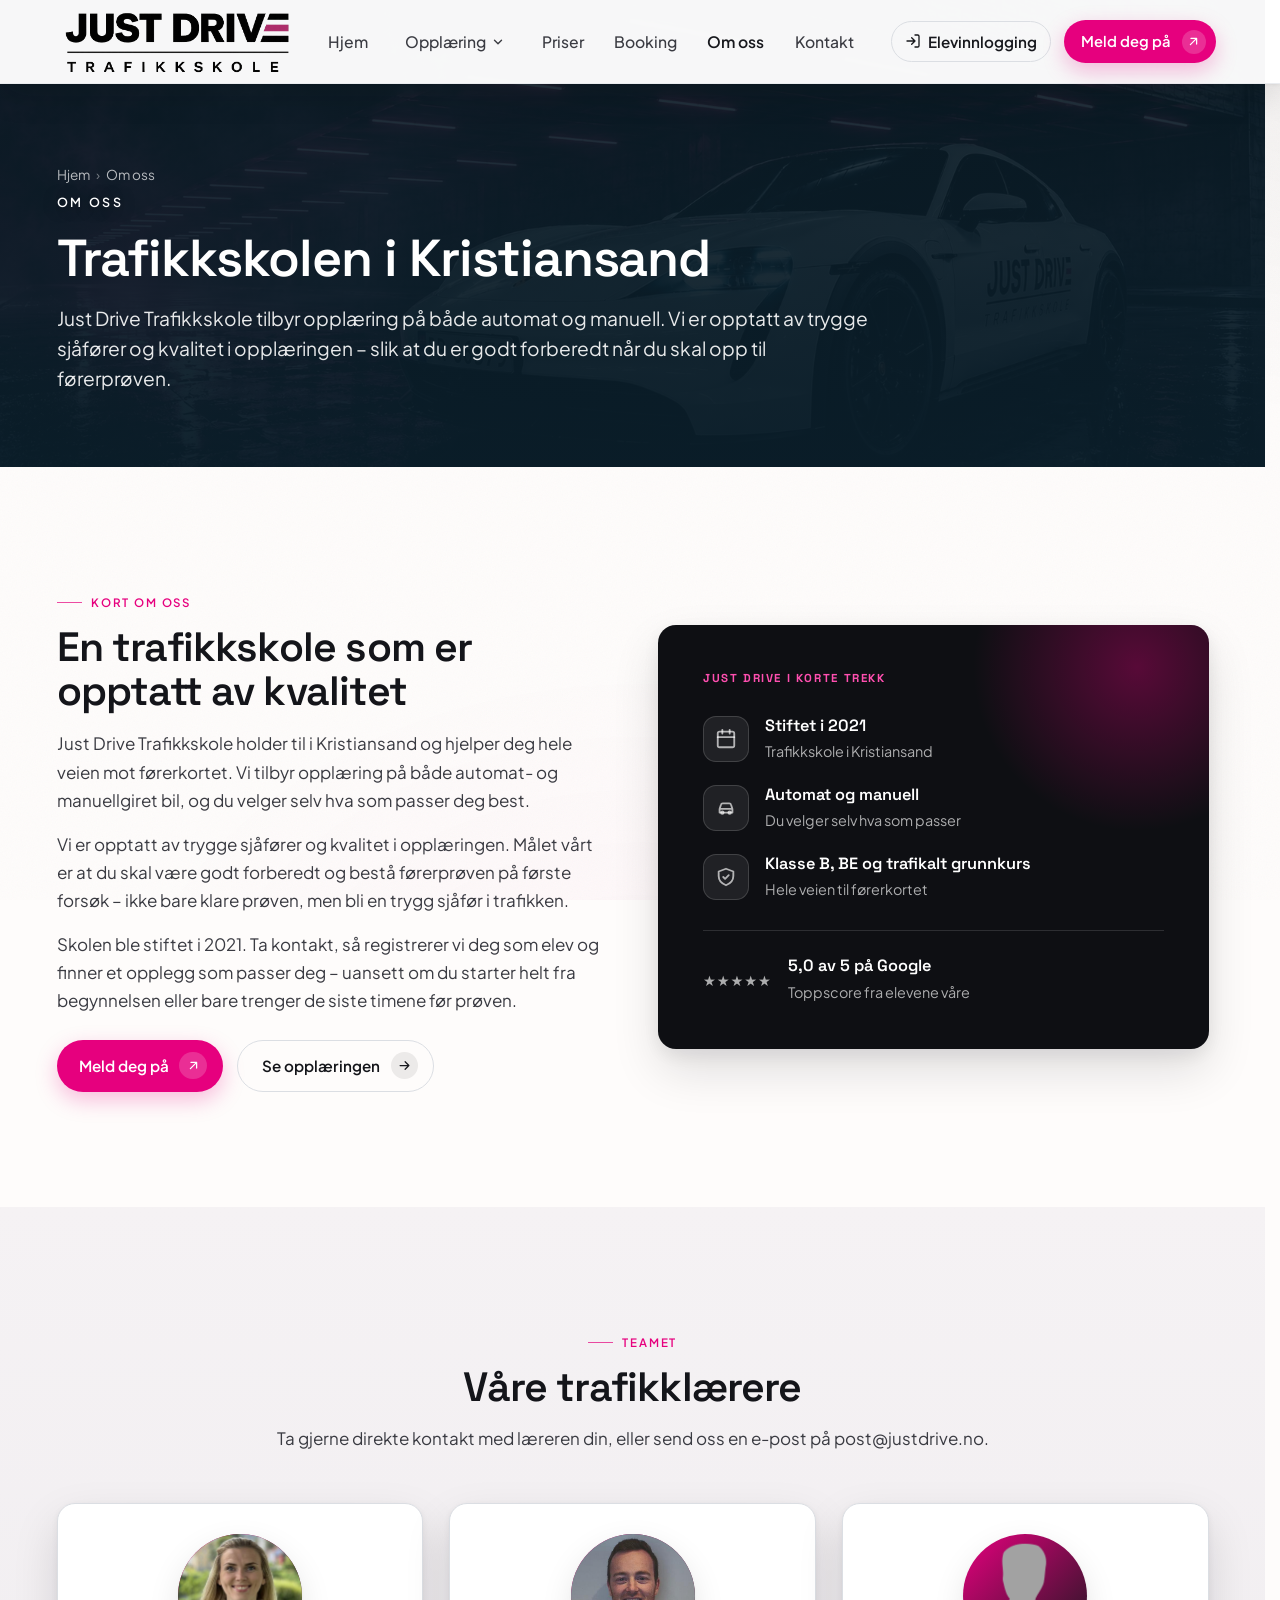
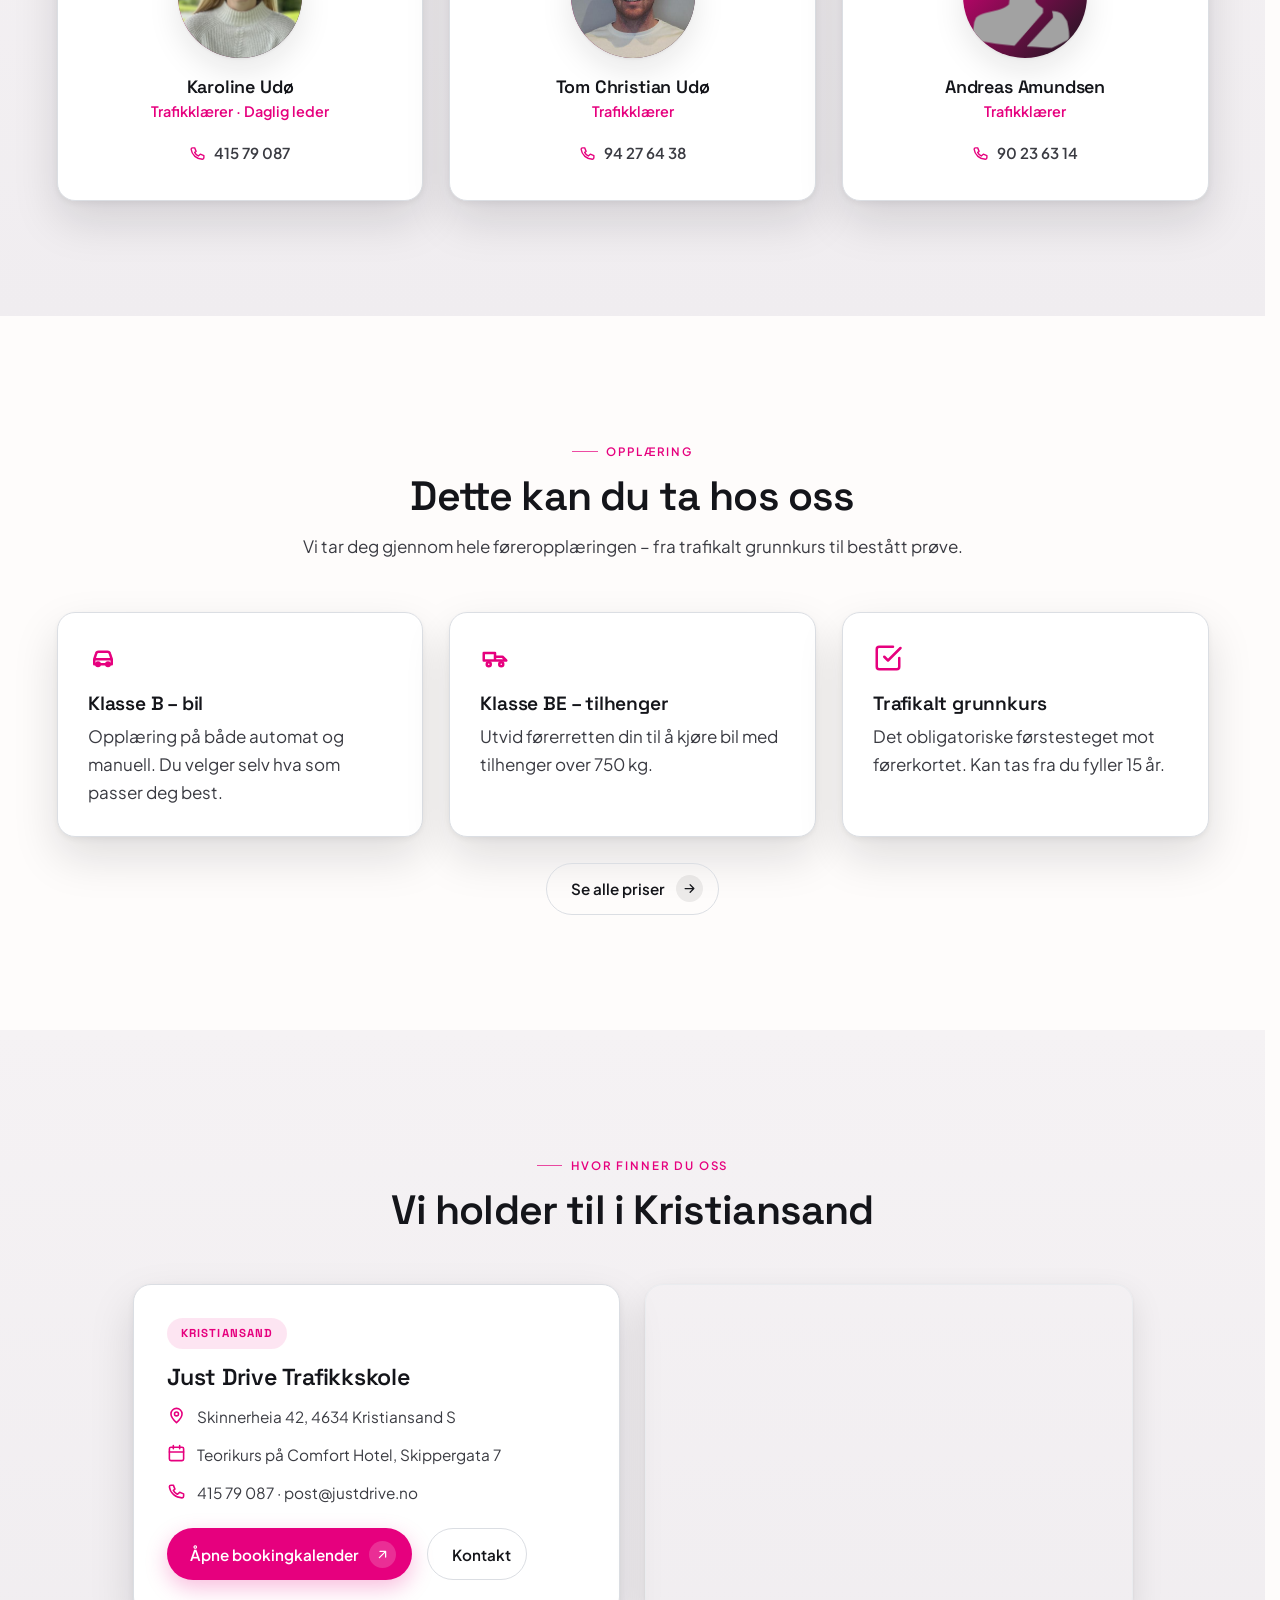
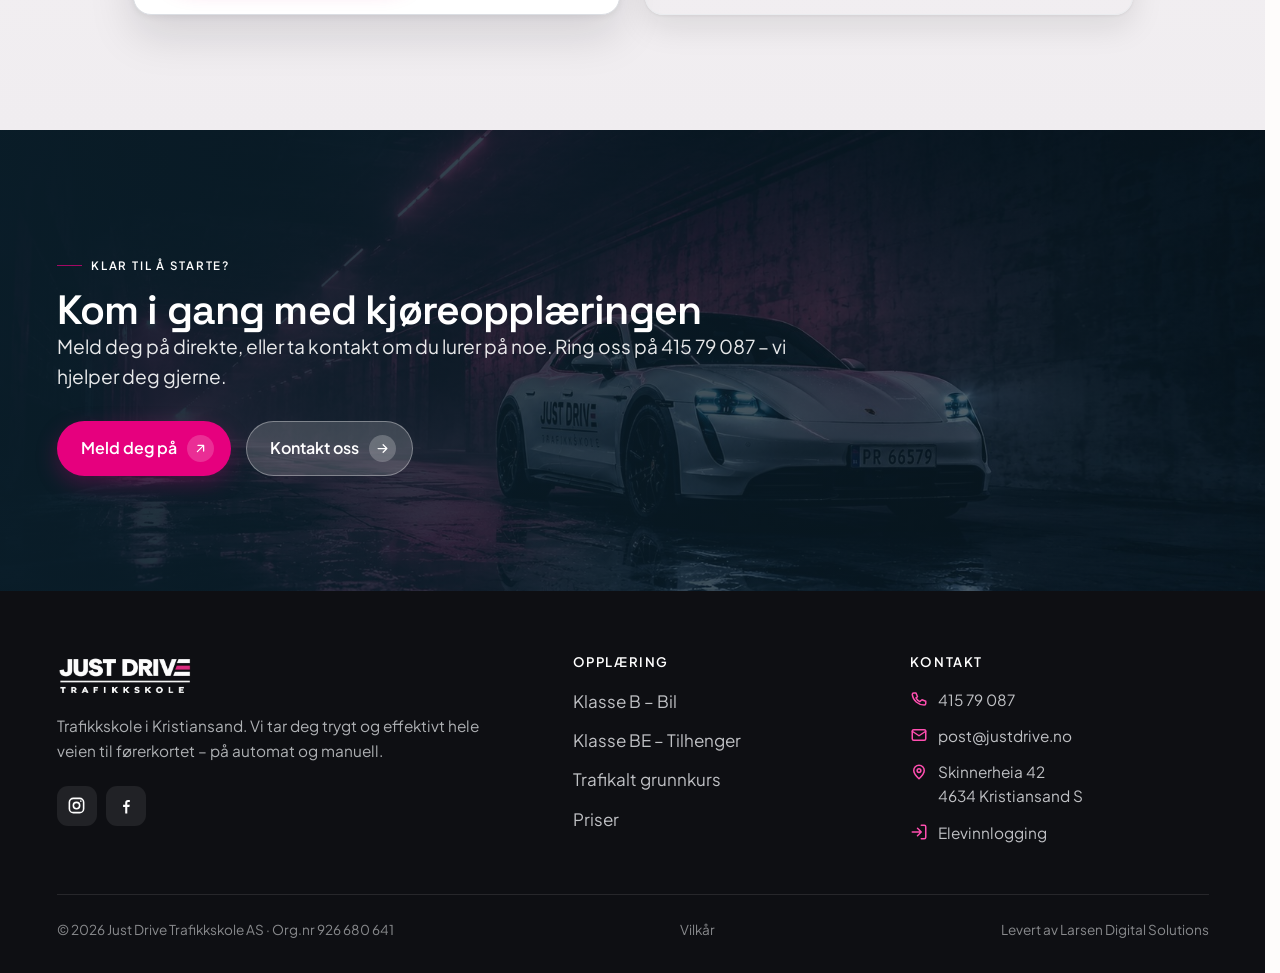
<file: om-oss.html>
<!DOCTYPE html>
<html lang="nb">
<head>
  <meta charset="UTF-8">
  <meta name="viewport" content="width=device-width, initial-scale=1">
  <script>document.documentElement.classList.add('js')</script>
  <title>Om oss – Just Drive Trafikkskole i Kristiansand</title>
  <meta name="description" content="Bli kjent med Just Drive Trafikkskole i Kristiansand. Opplæring på automat og manuell, med trafikklærere som er opptatt av trygge sjåfører og kvalitet slik at du består førerprøven på første forsøk.">
  <link rel="canonical" href="https://justdrive.no/om-oss.html">
  <meta name="theme-color" content="#0E0F13">
  <link rel="icon" type="image/png" href="img/favicon.png?v=4">
  <link rel="apple-touch-icon" href="img/favicon.png?v=4">
  <meta property="og:type" content="website">
  <meta property="og:site_name" content="Just Drive Trafikkskole">
  <meta property="og:locale" content="nb_NO">
  <meta property="og:title" content="Om oss – Just Drive Trafikkskole i Kristiansand">
  <meta property="og:description" content="Trafikkskole i Kristiansand. Opplæring på automat og manuell, med fokus på trygge sjåfører og kvalitet i opplæringen.">
  <meta property="og:url" content="https://justdrive.no/om-oss.html">
  <meta property="og:image" content="https://justdrive.no/img/jd-hero.jpg">
  <meta name="twitter:card" content="summary_large_image">
  <meta name="twitter:title" content="Om oss – Just Drive Trafikkskole i Kristiansand">
  <meta name="twitter:description" content="Trafikkskole i Kristiansand. Opplæring på automat og manuell – trygge sjåfører og kvalitet i opplæringen.">
  <meta name="twitter:image" content="https://justdrive.no/img/jd-hero.jpg">
  <meta name="geo.region" content="NO-42">
  <meta name="geo.placename" content="Kristiansand">
  <link rel="stylesheet" href="css/styles.css?v=43">
  <script type="application/ld+json">{"@context":"https://schema.org","@type":"BreadcrumbList","itemListElement":[{"@type":"ListItem","position":1,"name":"Hjem","item":"https://justdrive.no/"},{"@type":"ListItem","position":2,"name":"Om oss","item":"https://justdrive.no/om-oss.html"}]}</script>
  <style>
    .ploc { display: grid; gap: clamp(1.1rem, 2vw, 1.6rem); }
    @media (min-width: 760px) { .ploc { grid-template-columns: 1fr 1fr; } }
    .loc-card { display: flex; flex-direction: column; padding: clamp(1.6rem, 3vw, 2.1rem); }
    .loc-card__tag { display: inline-flex; align-self: flex-start; font-family: var(--font-display); font-weight: 700; font-size: .72rem; letter-spacing: .1em; text-transform: uppercase; color: var(--accent); background: rgba(230,0,126,.1); padding: .36rem .85rem; border-radius: 999px; margin-bottom: 1rem; }
    .loc-card h3 { font-size: 1.45rem; margin-bottom: .9rem; }
    .loc-list { list-style: none; padding: 0; margin: 0 0 1.4rem; display: grid; gap: .8rem; }
    .loc-list li { display: flex; gap: .7rem; align-items: flex-start; font-size: .96rem; color: var(--ink-2); }
    .loc-list svg { flex: none; width: 19px; height: 19px; color: var(--accent); margin-top: 2px; }
    .loc-card .btn-row { margin-top: auto; }
    .team { text-align: center; align-items: center; padding: clamp(1.5rem, 2.6vw, 1.9rem); }
    .team__avatar { width: 124px; height: 124px; border-radius: 50%; overflow: hidden; display: grid; place-items: center; margin: 0 auto 1.2rem; background: linear-gradient(135deg, var(--accent), var(--brand)); box-shadow: var(--shadow-sm); }
    .team__avatar img { width: 100%; height: 100%; object-fit: cover; display: block; }
    .team h3 { font-size: 1.12rem; margin-bottom: .2rem; }
    .team__role { color: var(--accent); font-weight: 600; font-size: .9rem; margin: 0 0 1.1rem; }
    .team__tel { display: inline-flex; align-items: center; gap: .5rem; font-weight: 600; font-size: .94rem; color: var(--ink-2); }
    .team__tel svg { width: 17px; height: 17px; color: var(--accent); flex: none; }
    .team__tel:hover { color: var(--brand); }
    /* Fakta-kort (erstatter bilde i "Kort om oss") */
    .about-facts { position: relative; overflow: hidden; background: var(--bg-deep); color: #fff; border-radius: var(--r-card); padding: clamp(1.9rem, 3.5vw, 2.9rem); box-shadow: var(--shadow-md); }
    .about-facts::before { content: ''; position: absolute; top: -30%; right: -18%; width: 62%; height: 80%; background: radial-gradient(circle, rgba(230,0,126,.34), transparent 68%); pointer-events: none; }
    .about-facts__eyebrow { position: relative; display: block; font-family: var(--font-display); font-weight: 700; font-size: .72rem; letter-spacing: .14em; text-transform: uppercase; color: var(--accent-bright); margin-bottom: 1.7rem; }
    .about-facts__list { position: relative; list-style: none; padding: 0; margin: 0; display: grid; gap: 1.3rem; }
    .about-facts__list li { display: flex; gap: 1rem; align-items: flex-start; }
    .about-facts__ic { flex: none; width: 46px; height: 46px; border-radius: 13px; display: grid; place-items: center; background: rgba(255,255,255,.08); border: 1px solid rgba(255,255,255,.15); color: var(--accent-bright); }
    .about-facts__ic svg { width: 22px; height: 22px; }
    .about-facts b { display: block; font-family: var(--font-display); font-weight: 600; font-size: 1.02rem; line-height: 1.25; }
    .about-facts__list span, .about-facts__rating span { color: rgba(255,255,255,.66); font-size: .9rem; }
    .about-facts__rating { position: relative; margin-top: 1.7rem; padding-top: 1.6rem; border-top: 1px solid rgba(255,255,255,.13); display: flex; gap: 1rem; align-items: center; }
    .about-facts__stars { flex: none; color: var(--gold); font-size: 1.4rem; letter-spacing: .06em; }
    /* Google Maps ved stedskortet */
    .loc-map { border-radius: var(--r-card); overflow: hidden; box-shadow: var(--shadow-sm); border: 1px solid var(--hairline-soft); min-height: 320px; }
    .loc-map iframe { width: 100%; height: 100%; min-height: 320px; border: 0; display: block; filter: grayscale(.15); }
  </style>
</head>
<body>
  <a href="#hovedinnhold" class="skip-link">Hopp til innhold</a>

  <!-- ===================== NAV ===================== -->
  <header class="nav">
    <div class="container nav__inner">
      <a class="brand" href="index.html" aria-label="Just Drive Trafikkskole, forside"><img decoding="async" class="brand__logo brand__logo--dark" src="img/logo.png" alt="Just Drive Trafikkskole"><img decoding="async" class="brand__logo brand__logo--light" src="img/logo-hvit.png" alt="" aria-hidden="true"></a>
      <nav class="nav__links" aria-label="Hovedmeny">
        <a href="index.html">Hjem</a>
        <div class="has-dd">
          <button class="dd__btn" aria-haspopup="true" aria-expanded="false">Opplæring
            <svg viewBox="0 0 24 24" fill="none" stroke="currentColor" stroke-width="2.4" stroke-linecap="round" stroke-linejoin="round" aria-hidden="true"><path d="m6 9 6 6 6-6"/></svg>
          </button>
          <div class="dd__panel" role="menu">
            <a href="klasse-b.html" role="menuitem"><span class="dd__ic"><svg viewBox="0 0 24 24" fill="none" stroke="currentColor" stroke-width="2" stroke-linecap="round" stroke-linejoin="round"><path d="M5 13l1.5-4.5A2 2 0 0 1 8.4 7h7.2a2 2 0 0 1 1.9 1.5L19 13M5 13h14v4H5z"/><circle cx="8" cy="17" r="1.4"/><circle cx="16" cy="17" r="1.4"/></svg></span><span><b>Klasse B – Bil</b><span>Manuell eller automat</span></span></a>
            <a href="klasse-be.html" role="menuitem"><span class="dd__ic"><svg viewBox="0 0 24 24" fill="none" stroke="currentColor" stroke-width="2" stroke-linecap="round" stroke-linejoin="round"><path d="M3 8h9v6H3zM12 11h6l3 3v0h-9z"/><circle cx="7" cy="17" r="1.6"/><circle cx="17" cy="17" r="1.6"/></svg></span><span><b>Klasse BE</b><span>Bil med tilhenger</span></span></a>
            <a href="trafikalt-grunnkurs.html" role="menuitem"><span class="dd__ic"><svg viewBox="0 0 24 24" fill="none" stroke="currentColor" stroke-width="2" stroke-linecap="round" stroke-linejoin="round"><path d="M9 11l3 3L22 4"/><path d="M21 12v7a2 2 0 0 1-2 2H5a2 2 0 0 1-2-2V5a2 2 0 0 1 2-2h11"/></svg></span><span><b>Trafikalt grunnkurs</b><span>Obligatorisk førstesteg</span></span></a>
          </div>
        </div>
        <a href="priser.html">Priser</a>
        <a href="booking.html">Booking</a>
        <a href="om-oss.html" aria-current="page">Om oss</a>
        <a href="kontakt.html">Kontakt</a>
      </nav>
      <div class="nav__cta">
        <a class="nav__login" href="https://tabs.no/start" target="_blank" rel="noopener" aria-label="Elevinnlogging (åpner nytt vindu)">
          <svg viewBox="0 0 24 24" fill="none" stroke="currentColor" stroke-width="2" stroke-linecap="round" stroke-linejoin="round" aria-hidden="true"><path d="M15 3h4a2 2 0 0 1 2 2v14a2 2 0 0 1-2 2h-4"/><path d="M10 17 15 12 10 7M15 12H3"/></svg>
          Elevinnlogging
        </a>
        <a class="btn btn--primary" href="kontakt.html">Meld deg på
          <span class="btn__icon" aria-hidden="true"><svg viewBox="0 0 24 24" fill="none" stroke="currentColor" stroke-width="2" stroke-linecap="round" stroke-linejoin="round"><path d="M7 17 17 7M8 7h9v9"/></svg></span>
        </a>
      </div>
      <button class="nav__burger" aria-label="Åpne meny" aria-expanded="false" aria-controls="mobilmeny"><span></span><span></span><span></span></button>
    </div>
  </header>

  <div class="mobile-menu" id="mobilmeny">
    <a class="m-link" href="index.html">Hjem</a>
    <span class="m-link" style="cursor:default;opacity:.7">Opplæring</span>
    <div class="m-sub">
      <a href="klasse-b.html">Klasse B – Bil</a>
      <a href="klasse-be.html">Klasse BE – Tilhenger</a>
      <a href="trafikalt-grunnkurs.html">Trafikalt grunnkurs</a>
    </div>
    <a class="m-link" href="priser.html">Priser</a>
    <a class="m-link" href="booking.html">Booking</a>
    <a class="m-link" href="om-oss.html">Om oss</a>
    <a class="m-link" href="kontakt.html">Kontakt</a>
    <div class="mobile-menu__foot">
      <a class="btn btn--ghost btn--block" href="https://tabs.no/start" target="_blank" rel="noopener">Elevinnlogging</a>
      <a class="btn btn--primary btn--block" href="kontakt.html">Meld deg på</a>
    </div>
  </div>

  <main id="hovedinnhold">

    <!-- ===================== SUBHERO ===================== -->
    <section class="subhero">
      <div class="subhero__bg" aria-hidden="true"><img decoding="async" src="img/jd-hero.jpg" alt="" width="1920" height="900"></div>
      <div class="subhero__scrim" aria-hidden="true"></div>
      <span data-nav-sentinel style="position:absolute;top:60px;height:1px;width:1px"></span>
      <div class="container">
        <nav class="crumbs" aria-label="Brødsmuler"><a href="index.html">Hjem</a><span>›</span> Om oss</nav>
        <span class="eyebrow">Om oss</span>
        <h1 style="margin-top:1rem">Trafikkskolen i Kristiansand</h1>
        <p class="lead">Just Drive Trafikkskole tilbyr opplæring på både automat og manuell. Vi er opptatt av trygge sjåfører og kvalitet i opplæringen – slik at du er godt forberedt når du skal opp til førerprøven.</p>
      </div>
    </section>

    <!-- ===================== KORT OM SKOLEN ===================== -->
    <section class="section">
      <div class="container">
        <div class="split reveal">
          <div class="prose">
            <span class="eyebrow">Kort om oss</span>
            <h2 style="margin:.8rem 0 1rem">En trafikkskole som er opptatt av kvalitet</h2>
            <p>Just Drive Trafikkskole holder til i Kristiansand og hjelper deg hele veien mot førerkortet. Vi tilbyr opplæring på både automat- og manuellgiret bil, og du velger selv hva som passer deg best.</p>
            <p>Vi er opptatt av trygge sjåfører og kvalitet i opplæringen. Målet vårt er at du skal være godt forberedt og bestå førerprøven på første forsøk – ikke bare klare prøven, men bli en trygg sjåfør i trafikken.</p>
            <p>Skolen ble stiftet i 2021. Ta kontakt, så registrerer vi deg som elev og finner et opplegg som passer deg – uansett om du starter helt fra begynnelsen eller bare trenger de siste timene før prøven.</p>
            <div class="btn-row" style="margin-top:1.6rem">
              <a class="btn btn--primary" href="kontakt.html">Meld deg på<span class="btn__icon" aria-hidden="true"><svg viewBox="0 0 24 24" fill="none" stroke="currentColor" stroke-width="2" stroke-linecap="round" stroke-linejoin="round"><path d="M7 17 17 7M8 7h9v9"/></svg></span></a>
              <a class="btn btn--ghost" href="klasse-b.html">Se opplæringen<span class="btn__icon" aria-hidden="true"><svg viewBox="0 0 24 24" fill="none" stroke="currentColor" stroke-width="2" stroke-linecap="round" stroke-linejoin="round"><path d="M5 12h14M13 6l6 6-6 6"/></svg></span></a>
            </div>
          </div>
          <div class="about-facts reveal">
            <span class="about-facts__eyebrow">Just Drive i korte trekk</span>
            <ul class="about-facts__list">
              <li>
                <span class="about-facts__ic" aria-hidden="true"><svg viewBox="0 0 24 24" fill="none" stroke="currentColor" stroke-width="2" stroke-linecap="round" stroke-linejoin="round"><rect x="3" y="4" width="18" height="17" rx="2"/><path d="M16 2v4M8 2v4M3 10h18"/></svg></span>
                <div><b>Stiftet i 2021</b><span>Trafikkskole i Kristiansand</span></div>
              </li>
              <li>
                <span class="about-facts__ic" aria-hidden="true"><svg viewBox="0 0 24 24" fill="none" stroke="currentColor" stroke-width="2" stroke-linecap="round" stroke-linejoin="round"><path d="M5 13l1.5-4.5A2 2 0 0 1 8.4 7h7.2a2 2 0 0 1 1.9 1.5L19 13M5 13h14v4H5z"/><circle cx="8" cy="17" r="1.4"/><circle cx="16" cy="17" r="1.4"/></svg></span>
                <div><b>Automat og manuell</b><span>Du velger selv hva som passer</span></div>
              </li>
              <li>
                <span class="about-facts__ic" aria-hidden="true"><svg viewBox="0 0 24 24" fill="none" stroke="currentColor" stroke-width="2" stroke-linecap="round" stroke-linejoin="round"><path d="M12 3 4 6v5c0 5 3.4 8.3 8 10 4.6-1.7 8-5 8-10V6l-8-3Z"/><path d="m9 12 2 2 4-4"/></svg></span>
                <div><b>Klasse B, BE og trafikalt grunnkurs</b><span>Hele veien til førerkortet</span></div>
              </li>
            </ul>
            <div class="about-facts__rating">
              <span class="about-facts__stars" aria-label="5 av 5 stjerner">★★★★★</span>
              <div><b>5,0 av 5 på Google</b><span>Toppscore fra elevene våre</span></div>
            </div>
          </div>
        </div>
      </div>
    </section>

    <!-- ===================== VÅRE TRAFIKKLÆRERE ===================== -->
    <section class="section section--soft" id="ansatte">
      <div class="container">
        <div class="section-head section-head--center reveal">
          <span class="eyebrow eyebrow--center">Teamet</span>
          <h2>Våre trafikklærere</h2>
          <p class="measure" style="margin:.9rem auto 0">Ta gjerne direkte kontakt med læreren din, eller send oss en e-post på <a href="mailto:post@justdrive.no">post@justdrive.no</a>.</p>
        </div>
        <div class="grid grid-3 reveal">
          <article class="card team">
            <span class="team__avatar"><img decoding="async" src="img/ansatt-karoline.jpg" alt="Karoline Udø" width="124" height="124" loading="lazy"></span>
            <h3>Karoline Udø</h3>
            <p class="team__role">Trafikklærer · Daglig leder</p>
            <a class="team__tel" href="tel:+4741579087"><svg viewBox="0 0 24 24" fill="none" stroke="currentColor" stroke-width="2" stroke-linecap="round" stroke-linejoin="round" aria-hidden="true"><path d="M5 4h3l2 5-2 1.5a11 11 0 0 0 5 5L16 13l5 2v3a2 2 0 0 1-2 2A16 16 0 0 1 3 6a2 2 0 0 1 2-2Z"/></svg>415 79 087</a>
          </article>
          <article class="card team">
            <span class="team__avatar"><img decoding="async" src="img/ansatt-tom.jpg" alt="Tom Christian Udø" width="124" height="124" loading="lazy"></span>
            <h3>Tom Christian Udø</h3>
            <p class="team__role">Trafikklærer</p>
            <a class="team__tel" href="tel:+4794276438"><svg viewBox="0 0 24 24" fill="none" stroke="currentColor" stroke-width="2" stroke-linecap="round" stroke-linejoin="round" aria-hidden="true"><path d="M5 4h3l2 5-2 1.5a11 11 0 0 0 5 5L16 13l5 2v3a2 2 0 0 1-2 2A16 16 0 0 1 3 6a2 2 0 0 1 2-2Z"/></svg>94 27 64 38</a>
          </article>
          <article class="card team">
            <span class="team__avatar"><img decoding="async" src="img/ansatt-andreas.png" alt="Andreas Amundsen" width="124" height="124" loading="lazy"></span>
            <h3>Andreas Amundsen</h3>
            <p class="team__role">Trafikklærer</p>
            <a class="team__tel" href="tel:+4790236314"><svg viewBox="0 0 24 24" fill="none" stroke="currentColor" stroke-width="2" stroke-linecap="round" stroke-linejoin="round" aria-hidden="true"><path d="M5 4h3l2 5-2 1.5a11 11 0 0 0 5 5L16 13l5 2v3a2 2 0 0 1-2 2A16 16 0 0 1 3 6a2 2 0 0 1 2-2Z"/></svg>90 23 63 14</a>
          </article>
        </div>
      </div>
    </section>

    <!-- ===================== HVA VI TILBYR ===================== -->
    <section class="section">
      <div class="container">
        <div class="section-head section-head--center reveal">
          <span class="eyebrow eyebrow--center">Opplæring</span>
          <h2>Dette kan du ta hos oss</h2>
          <p class="measure" style="margin:.9rem auto 0">Vi tar deg gjennom hele føreropplæringen – fra trafikalt grunnkurs til bestått prøve.</p>
        </div>
        <div class="grid grid-3">
          <div class="card reveal" style="padding:1.9rem">
            <span style="color:var(--accent);display:inline-flex"><svg width="30" height="30" viewBox="0 0 24 24" fill="none" stroke="currentColor" stroke-width="2" stroke-linecap="round" stroke-linejoin="round" aria-hidden="true"><path d="M5 13l1.5-4.5A2 2 0 0 1 8.4 7h7.2a2 2 0 0 1 1.9 1.5L19 13M5 13h14v4H5z"/><circle cx="8" cy="17" r="1.4"/><circle cx="16" cy="17" r="1.4"/></svg></span>
            <h3 style="margin:.9rem 0 .4rem;font-size:1.2rem">Klasse B – bil</h3>
            <p>Opplæring på både automat og manuell. Du velger selv hva som passer deg best.</p>
          </div>
          <div class="card reveal" data-delay="1" style="padding:1.9rem">
            <span style="color:var(--accent);display:inline-flex"><svg width="30" height="30" viewBox="0 0 24 24" fill="none" stroke="currentColor" stroke-width="2" stroke-linecap="round" stroke-linejoin="round" aria-hidden="true"><path d="M3 8h9v6H3zM12 11h6l3 3v0h-9z"/><circle cx="7" cy="17" r="1.6"/><circle cx="17" cy="17" r="1.6"/></svg></span>
            <h3 style="margin:.9rem 0 .4rem;font-size:1.2rem">Klasse BE – tilhenger</h3>
            <p>Utvid førerretten din til å kjøre bil med tilhenger over 750 kg.</p>
          </div>
          <div class="card reveal" data-delay="2" style="padding:1.9rem">
            <span style="color:var(--accent);display:inline-flex"><svg width="30" height="30" viewBox="0 0 24 24" fill="none" stroke="currentColor" stroke-width="2" stroke-linecap="round" stroke-linejoin="round" aria-hidden="true"><path d="M9 11l3 3L22 4"/><path d="M21 12v7a2 2 0 0 1-2 2H5a2 2 0 0 1-2-2V5a2 2 0 0 1 2-2h11"/></svg></span>
            <h3 style="margin:.9rem 0 .4rem;font-size:1.2rem">Trafikalt grunnkurs</h3>
            <p>Det obligatoriske førstesteget mot førerkortet. Kan tas fra du fyller 15 år.</p>
          </div>
        </div>
        <div class="center reveal" style="margin-top:1.6rem">
          <a class="btn btn--ghost" href="priser.html">Se alle priser<span class="btn__icon" aria-hidden="true"><svg viewBox="0 0 24 24" fill="none" stroke="currentColor" stroke-width="2" stroke-linecap="round" stroke-linejoin="round"><path d="M5 12h14M13 6l6 6-6 6"/></svg></span></a>
        </div>
      </div>
    </section>

    <!-- ===================== STED ===================== -->
    <section class="section section--soft">
      <div class="container">
        <div class="section-head section-head--center reveal">
          <span class="eyebrow eyebrow--center">Hvor finner du oss</span>
          <h2>Vi holder til i Kristiansand</h2>
        </div>
        <div class="ploc reveal" style="max-width:1000px;margin-inline:auto;align-items:stretch">
          <article class="card loc-card">
            <span class="loc-card__tag">Kristiansand</span>
            <h3>Just Drive Trafikkskole</h3>
            <ul class="loc-list">
              <li><svg viewBox="0 0 24 24" fill="none" stroke="currentColor" stroke-width="2" stroke-linecap="round" stroke-linejoin="round" aria-hidden="true"><path d="M12 21s-7-6.5-7-11a7 7 0 0 1 14 0c0 4.5-7 11-7 11Z"/><circle cx="12" cy="10" r="2.5"/></svg><span>Skinnerheia 42, 4634 Kristiansand S</span></li>
              <li><svg viewBox="0 0 24 24" fill="none" stroke="currentColor" stroke-width="2" stroke-linecap="round" stroke-linejoin="round" aria-hidden="true"><rect x="3" y="4" width="18" height="17" rx="2"/><path d="M16 2v4M8 2v4M3 10h18"/></svg><span>Teorikurs på Comfort Hotel, Skippergata 7</span></li>
              <li><svg viewBox="0 0 24 24" fill="none" stroke="currentColor" stroke-width="2" stroke-linecap="round" stroke-linejoin="round" aria-hidden="true"><path d="M5 4h3l2 5-2 1.5a11 11 0 0 0 5 5L16 13l5 2v3a2 2 0 0 1-2 2A16 16 0 0 1 3 6a2 2 0 0 1 2-2Z"/></svg><span><a href="tel:+4741579087">415 79 087</a> · <a href="mailto:post@justdrive.no">post@justdrive.no</a></span></li>
            </ul>
            <div class="btn-row">
              <a class="btn btn--primary" href="https://justdrivetrafikkskole.tabs.no/kalender" target="_blank" rel="noopener">Åpne bookingkalender<span class="btn__icon" aria-hidden="true"><svg viewBox="0 0 24 24" fill="none" stroke="currentColor" stroke-width="2" stroke-linecap="round" stroke-linejoin="round"><path d="M7 17 17 7M8 7h9v9"/></svg></span></a>
              <a class="btn btn--ghost" href="kontakt.html">Kontakt</a>
            </div>
          </article>
          <div class="loc-map">
            <iframe title="Kart – Skinnerheia 42, 4634 Kristiansand" src="https://www.google.com/maps?q=Skinnerheia%2042%2C%204634%20Kristiansand&amp;output=embed" loading="lazy" referrerpolicy="no-referrer-when-downgrade"></iframe>
          </div>
        </div>
      </div>
    </section>

    <!-- ===================== CTA-BAND ===================== -->
    <section class="cta-band section reveal">
      <div class="cta-band__bg" aria-hidden="true"><img decoding="async" src="img/jd-hero-2.jpg" alt="" width="1920" height="900" loading="lazy"></div>
      <div class="cta-band__scrim" aria-hidden="true"></div>
      <div class="container">
        <span class="eyebrow" style="color:#fff">Klar til å starte?</span>
        <h2 style="margin-top:.8rem">Kom i gang med kjøreopplæringen</h2>
        <p class="lead" style="max-width:56ch">Meld deg på direkte, eller ta kontakt om du lurer på noe. Ring oss på 415 79 087 – vi hjelper deg gjerne.</p>
        <div class="btn-row" style="margin-top:1.8rem">
          <a class="btn btn--primary btn--lg" href="kontakt.html">Meld deg på
            <span class="btn__icon" aria-hidden="true"><svg viewBox="0 0 24 24" fill="none" stroke="currentColor" stroke-width="2" stroke-linecap="round" stroke-linejoin="round"><path d="M7 17 17 7M8 7h9v9"/></svg></span>
          </a>
          <a class="btn btn--glass btn--lg" href="kontakt.html">Kontakt oss
            <span class="btn__icon" aria-hidden="true"><svg viewBox="0 0 24 24" fill="none" stroke="currentColor" stroke-width="2" stroke-linecap="round" stroke-linejoin="round"><path d="M5 12h14M13 6l6 6-6 6"/></svg></span>
          </a>
        </div>
      </div>
    </section>

  </main>

  <!-- ===================== FOOTER ===================== -->
  <footer class="footer">
    <div class="container">
      <div class="footer__grid">
        <div>
          <a class="brand" href="index.html" aria-label="Just Drive Trafikkskole, forside">
            <img decoding="async" class="brand__logo" src="img/logo-hvit.png" style="height:40px;width:auto;background:none;padding:0;border:0;border-radius:0;box-shadow:none" alt="Just Drive Trafikkskole">
          </a>
          <p class="footer__about">Trafikkskole i Kristiansand. Vi tar deg trygt og effektivt hele veien til førerkortet – på automat og manuell.</p>
          <div class="footer__social"><a href="https://www.instagram.com/justdrivetrafikkskole/" target="_blank" rel="noopener" aria-label="Følg Just Drive Trafikkskole på Instagram"><svg viewBox="0 0 24 24" fill="none" stroke="currentColor" stroke-width="2" stroke-linecap="round" stroke-linejoin="round" aria-hidden="true"><rect x="3" y="3" width="18" height="18" rx="5"/><circle cx="12" cy="12" r="4"/><circle cx="17.5" cy="6.5" r="1" fill="currentColor" stroke="none"/></svg></a><a href="https://www.facebook.com/justdrivetrafikkskole" target="_blank" rel="noopener" aria-label="Følg Just Drive Trafikkskole på Facebook"><svg viewBox="0 0 24 24" fill="currentColor" aria-hidden="true"><path d="M13 22v-8h2.7l.4-3H13V9.1c0-.87.3-1.46 1.56-1.46H16.2V5.02C15.86 4.97 14.84 4.9 13.85 4.9c-2.06 0-3.47 1.26-3.47 3.57V11H7.7v3h2.68v8H13Z"/></svg></a></div>
        </div>
        <div>
          <h4>Opplæring</h4>
          <ul>
            <li><a href="klasse-b.html">Klasse B – Bil</a></li>
            <li><a href="klasse-be.html">Klasse BE – Tilhenger</a></li>
            <li><a href="trafikalt-grunnkurs.html">Trafikalt grunnkurs</a></li>
            <li><a href="priser.html">Priser</a></li>
          </ul>
        </div>
        <div>
          <h4>Kontakt</h4>
          <ul class="footer__contact">
            <li><svg viewBox="0 0 24 24" fill="none" stroke="currentColor" stroke-width="2" stroke-linecap="round" stroke-linejoin="round" aria-hidden="true"><path d="M5 4h3l2 5-2 1.5a11 11 0 0 0 5 5L16 13l5 2v3a2 2 0 0 1-2 2A16 16 0 0 1 3 6a2 2 0 0 1 2-2Z"/></svg><a href="tel:+4741579087">415 79 087</a></li><li><svg viewBox="0 0 24 24" fill="none" stroke="currentColor" stroke-width="2" stroke-linecap="round" stroke-linejoin="round" aria-hidden="true"><rect x="3" y="5" width="18" height="14" rx="2"/><path d="m3 7 9 6 9-6"/></svg><a href="mailto:post@justdrive.no">post@justdrive.no</a></li>
            <li><svg viewBox="0 0 24 24" fill="none" stroke="currentColor" stroke-width="2" stroke-linecap="round" stroke-linejoin="round" aria-hidden="true"><path d="M12 21s-7-6.5-7-11a7 7 0 0 1 14 0c0 4.5-7 11-7 11Z"/><circle cx="12" cy="10" r="2.5"/></svg><span style="line-height:1.6">Skinnerheia 42<br>4634 Kristiansand S</span></li>
            <li><svg viewBox="0 0 24 24" fill="none" stroke="currentColor" stroke-width="2" stroke-linecap="round" stroke-linejoin="round" aria-hidden="true"><path d="M15 3h4a2 2 0 0 1 2 2v14a2 2 0 0 1-2 2h-4"/><path d="M10 17 15 12 10 7M15 12H3"/></svg><a href="https://tabs.no/start" target="_blank" rel="noopener">Elevinnlogging</a></li>
          </ul>
        </div>
      </div>
      <div class="footer__bar">
        <span>© <span data-year>2026</span> Just Drive Trafikkskole AS · Org.nr 926 680 641</span>
        <a href="vilkar.html">Vilkår</a>
        <span>Levert av Larsen Digital Solutions</span>
      </div>
    </div>
  </footer>

  <div class="mbar">
    <a class="btn btn--ghost" href="priser.html">Se priser</a>
    <a class="btn btn--primary" href="kontakt.html">Meld deg på
      <span class="btn__icon" aria-hidden="true"><svg viewBox="0 0 24 24" fill="none" stroke="currentColor" stroke-width="2" stroke-linecap="round" stroke-linejoin="round"><path d="M7 17 17 7M8 7h9v9"/></svg></span>
    </a>
  </div>

  <script src="js/main.js?v=13" defer></script>
</body>
</html>
</file>
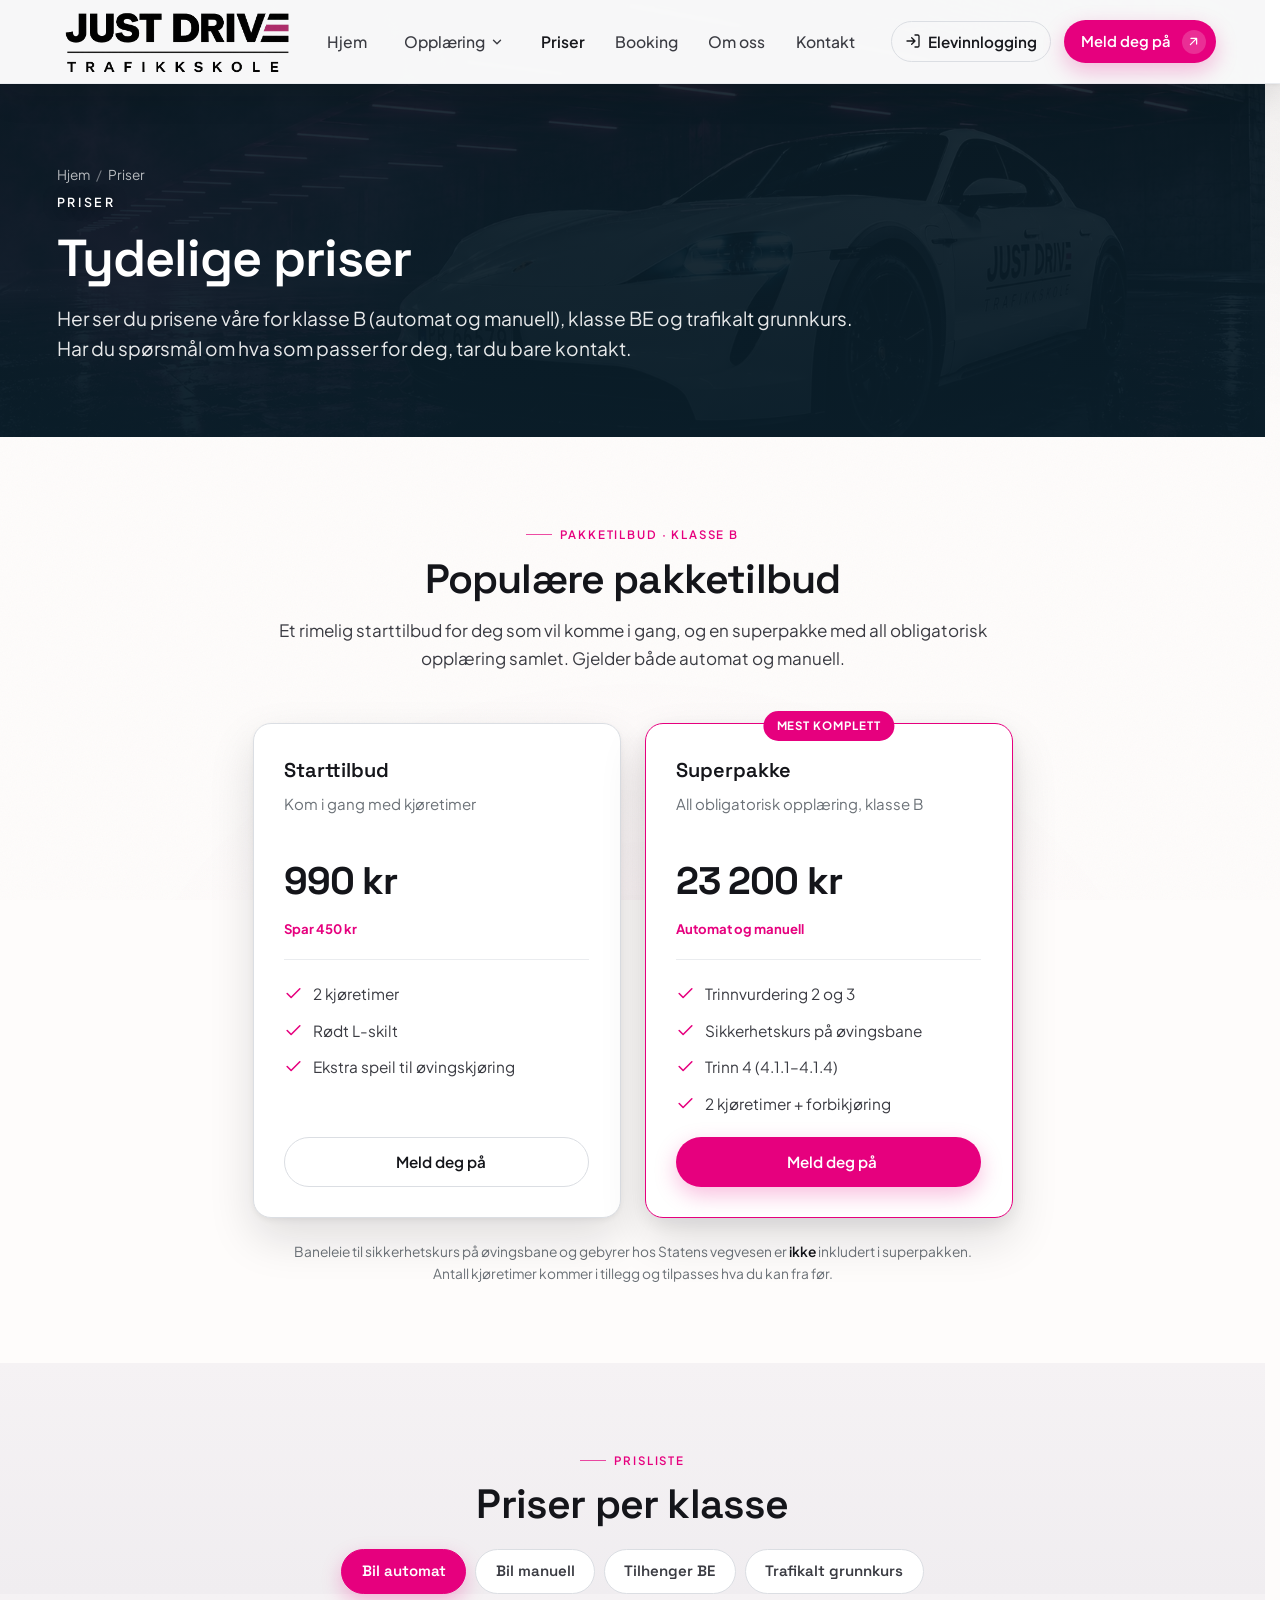
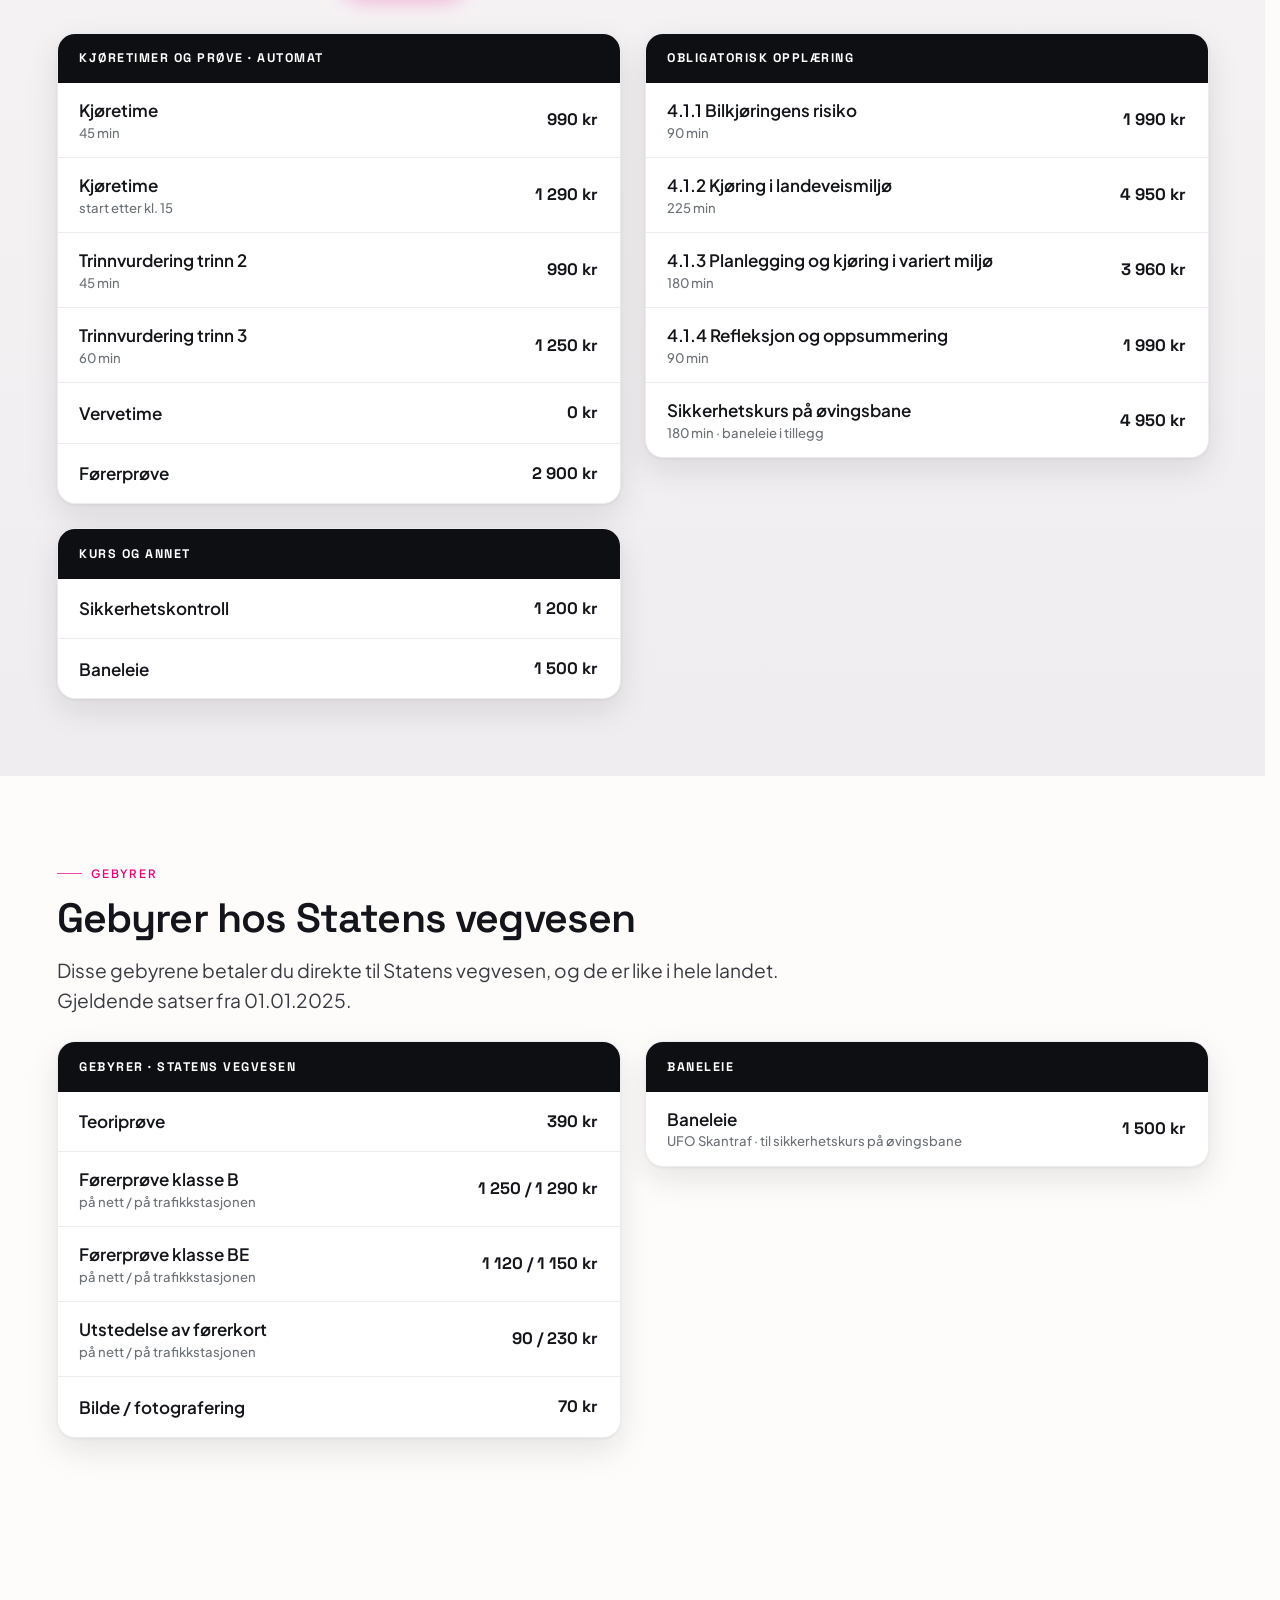
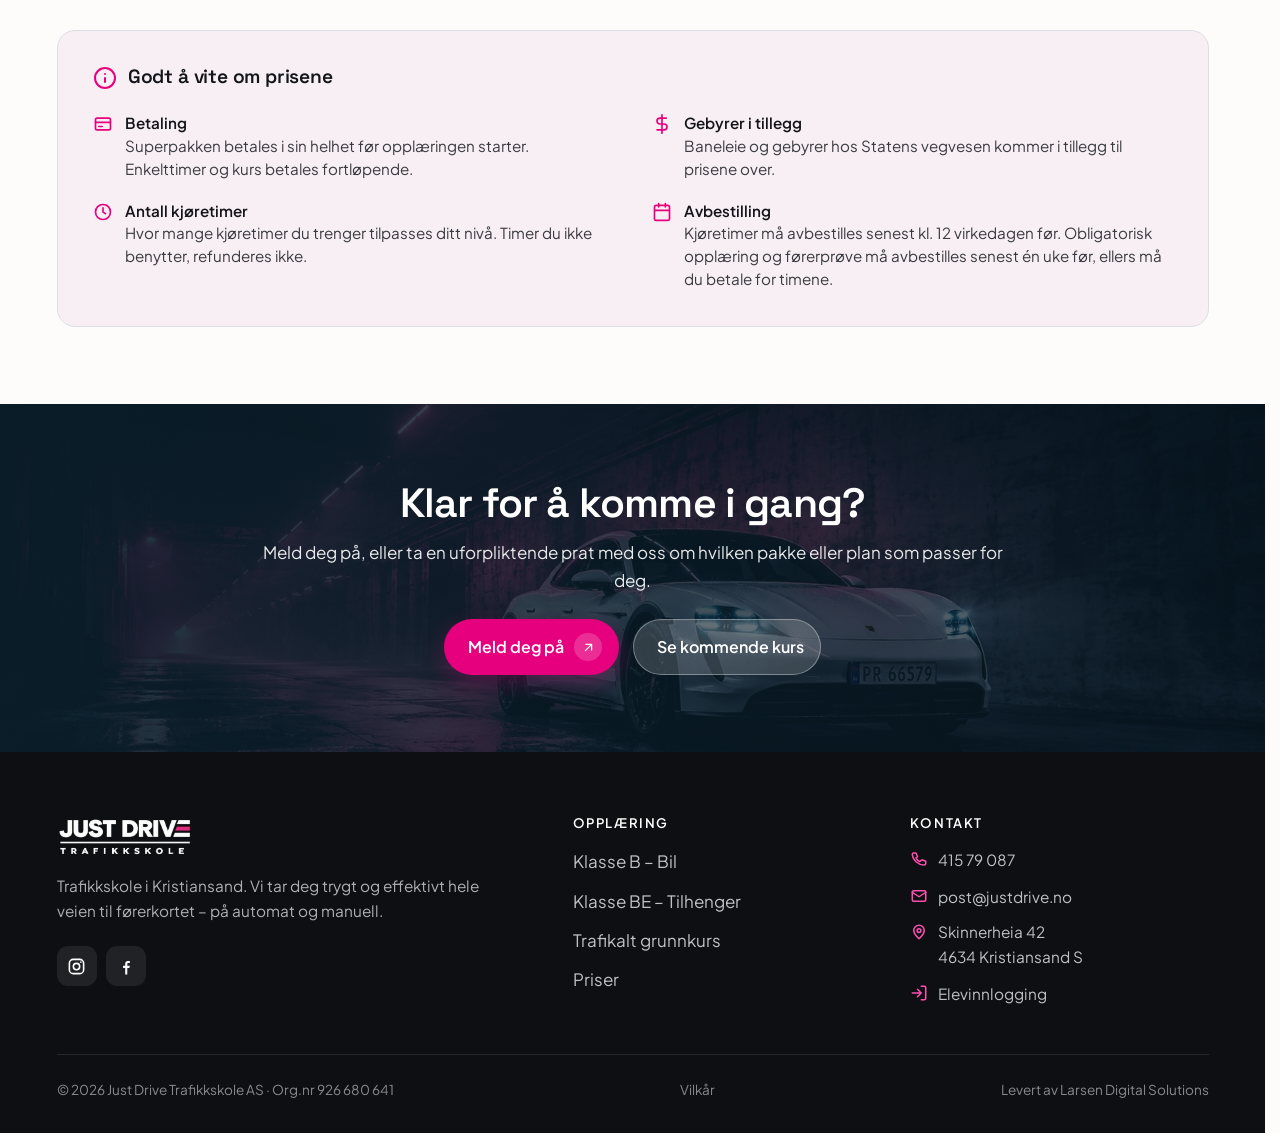
<file: priser.html>
<!DOCTYPE html>
<html lang="nb">
<head>
  <meta charset="UTF-8">
  <meta name="viewport" content="width=device-width, initial-scale=1">
  <script>document.documentElement.classList.add('js')</script>
  <title>Priser | Just Drive Trafikkskole Kristiansand</title>
  <meta name="description" content="Priser hos Just Drive Trafikkskole i Kristiansand. Superpakke klasse B 23 200 kr, starttilbud 990 kr, kjøretime 990 kr, trafikalt grunnkurs og klasse BE. Se full prisliste.">
  <link rel="canonical" href="https://justdrive.no/priser.html">
  <meta name="theme-color" content="#0E0F13">
  <link rel="icon" type="image/png" href="img/favicon.png?v=4">
  <link rel="apple-touch-icon" href="img/favicon.png?v=4">
  <meta property="og:type" content="website">
  <meta property="og:site_name" content="Just Drive Trafikkskole">
  <meta property="og:locale" content="nb_NO">
  <meta property="og:title" content="Priser | Just Drive Trafikkskole Kristiansand">
  <meta property="og:description" content="Superpakke klasse B 23 200 kr, starttilbud 990 kr og full prisliste for bil, tilhenger og trafikalt grunnkurs.">
  <meta property="og:url" content="https://justdrive.no/priser.html">
  <meta property="og:image" content="https://justdrive.no/img/jd-hero.jpg">
  <meta name="twitter:card" content="summary_large_image">
  <meta name="twitter:title" content="Priser | Just Drive Trafikkskole Kristiansand">
  <meta name="twitter:description" content="Superpakke klasse B 23 200 kr, starttilbud 990 kr og full prisliste.">
  <meta name="twitter:image" content="https://justdrive.no/img/jd-hero.jpg">
  <link rel="stylesheet" href="css/styles.css?v=43">
  <script type="application/ld+json">{"@context":"https://schema.org","@type":"BreadcrumbList","itemListElement":[{"@type":"ListItem","position":1,"name":"Hjem","item":"https://justdrive.no/"},{"@type":"ListItem","position":2,"name":"Priser","item":"https://justdrive.no/priser.html"}]}</script>
  <style>
    .pkg__save { display: inline-block; font-size: .82rem; font-weight: 700; color: var(--spark); margin-top: .2rem; }
    .prices { display: grid; gap: clamp(1.1rem, 2vw, 1.5rem); }
    @media (min-width: 780px) { .prices { grid-template-columns: 1fr 1fr; align-items: start; } }
    .pcat { background: var(--surface); border: 1px solid var(--hairline-soft); border-radius: var(--r-card); box-shadow: var(--shadow-sm); overflow: hidden; }
    .pcat__h { font-family: var(--font-display); font-weight: 700; font-size: .78rem; letter-spacing: .12em; text-transform: uppercase; color: #fff; background: var(--bg-deep); padding: .9rem 1.35rem; }
    .prow { display: flex; align-items: center; justify-content: space-between; gap: 1rem; padding: 1rem 1.35rem; }
    .prow + .prow { border-top: 1px solid var(--hairline-soft); }
    .prow__nm { font-weight: 600; color: var(--ink); display: flex; flex-direction: column; gap: .18rem; line-height: 1.3; }
    .prow__nm small { font-weight: 500; font-size: .82rem; color: var(--muted); }
    .prow__pr { font-family: var(--font-display); font-weight: 700; font-size: 1.04rem; white-space: nowrap; color: var(--ink); }
    .pinfo { margin-top: 2.4rem; background: var(--bg-soft); border: 1px solid var(--hairline); border-radius: var(--r-card); padding: clamp(1.5rem, 3vw, 2.2rem); }
    .pinfo__head { display: flex; align-items: center; gap: .7rem; margin-bottom: 1.4rem; }
    .pinfo__head svg { width: 24px; height: 24px; color: var(--accent); flex: none; }
    .pinfo__head h3 { font-size: 1.2rem; margin: 0; }
    .pinfo__list { list-style: none; padding: 0; margin: 0; display: grid; gap: 1.1rem; }
    @media (min-width: 720px) { .pinfo__list { grid-template-columns: 1fr 1fr; gap: 1.2rem 2.4rem; } }
    .pinfo__list li { display: flex; gap: .8rem; align-items: flex-start; font-size: .95rem; color: var(--ink-2); line-height: 1.5; }
    .pinfo__list li > svg { width: 20px; height: 20px; color: var(--accent); flex: none; margin-top: 2px; }
    .pinfo__list b { color: var(--ink); font-weight: 600; display: block; }
    /* Pakketilbud: to kort midtstilt (overstyrer .pkgs 3-kolonner) */
    @media (min-width: 760px) { #pakker .pkgs { grid-template-columns: repeat(2, minmax(0, 1fr)); } }
  </style>
</head>
<body>
  <a href="#hovedinnhold" class="skip-link">Hopp til innhold</a>

  <!-- ===================== NAV ===================== -->
  <header class="nav">
    <div class="container nav__inner">
      <a class="brand" href="index.html" aria-label="Just Drive Trafikkskole, forside"><img decoding="async" class="brand__logo brand__logo--dark" src="img/logo.png" alt="Just Drive Trafikkskole"><img decoding="async" class="brand__logo brand__logo--light" src="img/logo-hvit.png" alt="" aria-hidden="true"></a>
      <nav class="nav__links" aria-label="Hovedmeny">
        <a href="index.html">Hjem</a>
        <div class="has-dd">
          <button class="dd__btn" aria-haspopup="true" aria-expanded="false">Opplæring
            <svg viewBox="0 0 24 24" fill="none" stroke="currentColor" stroke-width="2.4" stroke-linecap="round" stroke-linejoin="round" aria-hidden="true"><path d="m6 9 6 6 6-6"/></svg>
          </button>
          <div class="dd__panel" role="menu">
            <a href="klasse-b.html" role="menuitem"><span class="dd__ic"><svg viewBox="0 0 24 24" fill="none" stroke="currentColor" stroke-width="2" stroke-linecap="round" stroke-linejoin="round"><path d="M5 13l1.5-4.5A2 2 0 0 1 8.4 7h7.2a2 2 0 0 1 1.9 1.5L19 13M5 13h14v4H5z"/><circle cx="8" cy="17" r="1.4"/><circle cx="16" cy="17" r="1.4"/></svg></span><span><b>Klasse B – Bil</b><span>Manuell eller automat</span></span></a>
            <a href="klasse-be.html" role="menuitem"><span class="dd__ic"><svg viewBox="0 0 24 24" fill="none" stroke="currentColor" stroke-width="2" stroke-linecap="round" stroke-linejoin="round"><path d="M3 8h9v6H3zM12 11h6l3 3v0h-9z"/><circle cx="7" cy="17" r="1.6"/><circle cx="17" cy="17" r="1.6"/></svg></span><span><b>Klasse BE</b><span>Bil med tilhenger</span></span></a>
            <a href="trafikalt-grunnkurs.html" role="menuitem"><span class="dd__ic"><svg viewBox="0 0 24 24" fill="none" stroke="currentColor" stroke-width="2" stroke-linecap="round" stroke-linejoin="round"><path d="M9 11l3 3L22 4"/><path d="M21 12v7a2 2 0 0 1-2 2H5a2 2 0 0 1-2-2V5a2 2 0 0 1 2-2h11"/></svg></span><span><b>Trafikalt grunnkurs</b><span>Obligatorisk førstesteg</span></span></a>
          </div>
        </div>
        <a href="priser.html" aria-current="page">Priser</a>
        <a href="booking.html">Booking</a>
        <a href="om-oss.html">Om oss</a>
        <a href="kontakt.html">Kontakt</a>
      </nav>
      <div class="nav__cta">
        <a class="nav__login" href="https://tabs.no/start" target="_blank" rel="noopener" aria-label="Elevinnlogging (åpner nytt vindu)">
          <svg viewBox="0 0 24 24" fill="none" stroke="currentColor" stroke-width="2" stroke-linecap="round" stroke-linejoin="round" aria-hidden="true"><path d="M15 3h4a2 2 0 0 1 2 2v14a2 2 0 0 1-2 2h-4"/><path d="M10 17 15 12 10 7M15 12H3"/></svg>
          Elevinnlogging
        </a>
        <a class="btn btn--primary" href="kontakt.html">Meld deg på
          <span class="btn__icon" aria-hidden="true"><svg viewBox="0 0 24 24" fill="none" stroke="currentColor" stroke-width="2" stroke-linecap="round" stroke-linejoin="round"><path d="M7 17 17 7M8 7h9v9"/></svg></span>
        </a>
      </div>
      <button class="nav__burger" aria-label="Åpne meny" aria-expanded="false" aria-controls="mobilmeny"><span></span><span></span><span></span></button>
    </div>
  </header>

  <div class="mobile-menu" id="mobilmeny">
    <a class="m-link" href="index.html">Hjem</a>
    <span class="m-link" style="cursor:default;opacity:.7">Opplæring</span>
    <div class="m-sub">
      <a href="klasse-b.html">Klasse B – Bil</a>
      <a href="klasse-be.html">Klasse BE – Tilhenger</a>
      <a href="trafikalt-grunnkurs.html">Trafikalt grunnkurs</a>
    </div>
    <a class="m-link" href="priser.html">Priser</a>
    <a class="m-link" href="booking.html">Booking</a>
    <a class="m-link" href="om-oss.html">Om oss</a>
    <a class="m-link" href="kontakt.html">Kontakt</a>
    <div class="mobile-menu__foot">
      <a class="btn btn--ghost btn--block" href="https://tabs.no/start" target="_blank" rel="noopener">Elevinnlogging</a>
      <a class="btn btn--primary btn--block" href="kontakt.html">Meld deg på</a>
    </div>
  </div>

  <main id="hovedinnhold">

    <!-- ===================== SUB-HERO ===================== -->
    <section class="subhero">
      <div class="subhero__bg" aria-hidden="true"><img decoding="async" src="img/jd-hero.jpg" alt=""></div>
      <div class="subhero__scrim" aria-hidden="true"></div>
      <span data-nav-sentinel style="position:absolute;top:60px;height:1px;width:1px"></span>
      <div class="container">
        <div class="crumbs"><a href="index.html">Hjem</a><span>/</span> Priser</div>
        <span class="eyebrow">Priser</span>
        <h1>Tydelige priser</h1>
        <p class="lead">Her ser du prisene våre for klasse B (automat og manuell), klasse BE og trafikalt grunnkurs. Har du spørsmål om hva som passer for deg, tar du bare kontakt.</p>
      </div>
    </section>

    <!-- ===================== PAKKETILBUD ===================== -->
    <section class="section--tight" id="pakker">
      <div class="container">
        <div class="section-head section-head--center reveal">
          <span class="eyebrow eyebrow--center">Pakketilbud · klasse B</span>
          <h2>Populære pakketilbud</h2>
          <p class="measure" style="margin:.9rem auto 0">Et rimelig starttilbud for deg som vil komme i gang, og en superpakke med all obligatorisk opplæring samlet. Gjelder både automat og manuell.</p>
        </div>
        <div class="pkgs reveal" style="max-width:760px;margin-inline:auto">
          <div class="card pkg">
            <span class="pkg__name">Starttilbud</span>
            <p class="pkg__desc">Kom i gang med kjøretimer</p>
            <div class="pkg__price">990 kr</div>
            <span class="pkg__save">Spar 450 kr</span>
            <ul class="pkg__list">
              <li><svg viewBox="0 0 24 24" fill="none" stroke="currentColor" stroke-width="2" stroke-linecap="round" stroke-linejoin="round" aria-hidden="true"><path d="M20 6 9 17l-5-5"/></svg>2 kjøretimer</li>
              <li><svg viewBox="0 0 24 24" fill="none" stroke="currentColor" stroke-width="2" stroke-linecap="round" stroke-linejoin="round" aria-hidden="true"><path d="M20 6 9 17l-5-5"/></svg>Rødt L-skilt</li>
              <li><svg viewBox="0 0 24 24" fill="none" stroke="currentColor" stroke-width="2" stroke-linecap="round" stroke-linejoin="round" aria-hidden="true"><path d="M20 6 9 17l-5-5"/></svg>Ekstra speil til øvingskjøring</li>
            </ul>
            <a class="btn btn--ghost btn--block" href="kontakt.html">Meld deg på</a>
          </div>
          <div class="card pkg pkg--featured">
            <span class="pkg__flag">Mest komplett</span>
            <span class="pkg__name">Superpakke</span>
            <p class="pkg__desc">All obligatorisk opplæring, klasse B</p>
            <div class="pkg__price">23 200 kr</div>
            <span class="pkg__save">Automat og manuell</span>
            <ul class="pkg__list">
              <li><svg viewBox="0 0 24 24" fill="none" stroke="currentColor" stroke-width="2" stroke-linecap="round" stroke-linejoin="round" aria-hidden="true"><path d="M20 6 9 17l-5-5"/></svg>Trinnvurdering 2 og 3</li>
              <li><svg viewBox="0 0 24 24" fill="none" stroke="currentColor" stroke-width="2" stroke-linecap="round" stroke-linejoin="round" aria-hidden="true"><path d="M20 6 9 17l-5-5"/></svg>Sikkerhetskurs på øvingsbane</li>
              <li><svg viewBox="0 0 24 24" fill="none" stroke="currentColor" stroke-width="2" stroke-linecap="round" stroke-linejoin="round" aria-hidden="true"><path d="M20 6 9 17l-5-5"/></svg>Trinn 4 (4.1.1–4.1.4)</li>
              <li><svg viewBox="0 0 24 24" fill="none" stroke="currentColor" stroke-width="2" stroke-linecap="round" stroke-linejoin="round" aria-hidden="true"><path d="M20 6 9 17l-5-5"/></svg>2 kjøretimer + forbikjøring</li>
            </ul>
            <a class="btn btn--primary btn--block" href="kontakt.html">Meld deg på</a>
          </div>
        </div>
        <p class="price-note center" style="margin-top:1.4rem;max-width:70ch;margin-inline:auto">Baneleie til sikkerhetskurs på øvingsbane og gebyrer hos Statens vegvesen er <strong>ikke</strong> inkludert i superpakken. Antall kjøretimer kommer i tillegg og tilpasses hva du kan fra før.</p>
      </div>
    </section>

    <!-- ===================== PRISLISTE (faner) ===================== -->
    <section class="section--tight section--soft" id="prisliste" style="padding-bottom:0">
      <div class="container">
        <div class="section-head section-head--center reveal" style="margin-bottom:1.4rem">
          <span class="eyebrow eyebrow--center">Prisliste</span>
          <h2>Priser per klasse</h2>
        </div>
        <div class="ko-filters reveal" data-pkg-tabs role="tablist" aria-label="Velg klasse" style="justify-content:center;margin-bottom:0">
          <button type="button" class="ko-chip is-on" data-tab="bil-automat">Bil automat</button>
          <button type="button" class="ko-chip" data-tab="bil-manuell">Bil manuell</button>
          <button type="button" class="ko-chip" data-tab="tilhenger">Tilhenger BE</button>
          <button type="button" class="ko-chip" data-tab="trafikalt">Trafikalt grunnkurs</button>
        </div>
      </div>
    </section>

    <!-- ===================== BIL AUTOMAT ===================== -->
    <section class="section--tight section--soft pkg-panel" id="bil-automat" data-pkg-panel="bil-automat">
      <div class="container">
        <div class="prices reveal">
          <div class="pcat">
            <div class="pcat__h">Kjøretimer og prøve · automat</div>
            <div class="prow"><span class="prow__nm">Kjøretime<small>45 min</small></span><span class="prow__pr">990 kr</span></div>
            <div class="prow"><span class="prow__nm">Kjøretime<small>start etter kl. 15</small></span><span class="prow__pr">1 290 kr</span></div>
            <div class="prow"><span class="prow__nm">Trinnvurdering trinn 2<small>45 min</small></span><span class="prow__pr">990 kr</span></div>
            <div class="prow"><span class="prow__nm">Trinnvurdering trinn 3<small>60 min</small></span><span class="prow__pr">1 250 kr</span></div>
            <div class="prow"><span class="prow__nm">Vervetime</span><span class="prow__pr">0 kr</span></div>
            <div class="prow"><span class="prow__nm">Førerprøve</span><span class="prow__pr">2 900 kr</span></div>
          </div>
          <div class="pcat">
            <div class="pcat__h">Obligatorisk opplæring</div>
            <div class="prow"><span class="prow__nm">4.1.1 Bilkjøringens risiko<small>90 min</small></span><span class="prow__pr">1 990 kr</span></div>
            <div class="prow"><span class="prow__nm">4.1.2 Kjøring i landeveismiljø<small>225 min</small></span><span class="prow__pr">4 950 kr</span></div>
            <div class="prow"><span class="prow__nm">4.1.3 Planlegging og kjøring i variert miljø<small>180 min</small></span><span class="prow__pr">3 960 kr</span></div>
            <div class="prow"><span class="prow__nm">4.1.4 Refleksjon og oppsummering<small>90 min</small></span><span class="prow__pr">1 990 kr</span></div>
            <div class="prow"><span class="prow__nm">Sikkerhetskurs på øvingsbane<small>180 min · baneleie i tillegg</small></span><span class="prow__pr">4 950 kr</span></div>
          </div>
          <div class="pcat">
            <div class="pcat__h">Kurs og annet</div>
            <div class="prow"><span class="prow__nm">Sikkerhetskontroll</span><span class="prow__pr">1 200 kr</span></div>
            <div class="prow"><span class="prow__nm">Baneleie</span><span class="prow__pr">1 500 kr</span></div>
          </div>
        </div>
      </div>
    </section>

    <!-- ===================== BIL MANUELL ===================== -->
    <section class="section--tight section--soft pkg-panel" id="bil-manuell" data-pkg-panel="bil-manuell" hidden>
      <div class="container">
        <div class="prices reveal">
          <div class="pcat">
            <div class="pcat__h">Kjøretimer og prøve · manuell</div>
            <div class="prow"><span class="prow__nm">Kjøretime<small>45 min</small></span><span class="prow__pr">990 kr</span></div>
            <div class="prow"><span class="prow__nm">Kjøretime<small>start etter kl. 15</small></span><span class="prow__pr">1 290 kr</span></div>
            <div class="prow"><span class="prow__nm">Trinnvurdering trinn 2<small>45 min</small></span><span class="prow__pr">990 kr</span></div>
            <div class="prow"><span class="prow__nm">Trinnvurdering trinn 3<small>60 min</small></span><span class="prow__pr">1 250 kr</span></div>
            <div class="prow"><span class="prow__nm">Vervetime</span><span class="prow__pr">0 kr</span></div>
            <div class="prow"><span class="prow__nm">Førerprøve</span><span class="prow__pr">2 900 kr</span></div>
          </div>
          <div class="pcat">
            <div class="pcat__h">Obligatorisk opplæring</div>
            <div class="prow"><span class="prow__nm">4.1.1 Bilkjøringens risiko<small>90 min</small></span><span class="prow__pr">1 990 kr</span></div>
            <div class="prow"><span class="prow__nm">4.1.2 Kjøring i landeveismiljø<small>225 min</small></span><span class="prow__pr">4 950 kr</span></div>
            <div class="prow"><span class="prow__nm">4.1.3 Planlegging og kjøring i variert miljø<small>180 min</small></span><span class="prow__pr">3 960 kr</span></div>
            <div class="prow"><span class="prow__nm">4.1.4 Refleksjon og oppsummering<small>90 min</small></span><span class="prow__pr">1 990 kr</span></div>
            <div class="prow"><span class="prow__nm">Forbikjøring</span><span class="prow__pr">2 970 kr</span></div>
            <div class="prow"><span class="prow__nm">Sikkerhetskurs på øvingsbane<small>180 min · baneleie i tillegg</small></span><span class="prow__pr">4 950 kr</span></div>
          </div>
          <div class="pcat">
            <div class="pcat__h">Kurs og annet</div>
            <div class="prow"><span class="prow__nm">Sikkerhetskontroll</span><span class="prow__pr">1 000 kr</span></div>
            <div class="prow"><span class="prow__nm">Baneleie</span><span class="prow__pr">1 500 kr</span></div>
          </div>
        </div>
      </div>
    </section>

    <!-- ===================== TILHENGER BE ===================== -->
    <section class="section--tight section--soft pkg-panel" id="tilhenger" data-pkg-panel="tilhenger" hidden>
      <div class="container">
        <div class="prices reveal">
          <div class="pcat">
            <div class="pcat__h">Klasse BE · kjøretimer og prøve</div>
            <div class="prow"><span class="prow__nm">Kjøretime<small>45 min</small></span><span class="prow__pr">990 kr</span></div>
            <div class="prow"><span class="prow__nm">Trinnvurdering trinn 2<small>45 min</small></span><span class="prow__pr">990 kr</span></div>
            <div class="prow"><span class="prow__nm">Trinnvurdering trinn 3<small>60 min</small></span><span class="prow__pr">1 500 kr</span></div>
            <div class="prow"><span class="prow__nm">Førerprøve<small>75 min</small></span><span class="prow__pr">3 000 kr</span></div>
          </div>
          <div class="pcat">
            <div class="pcat__h">Klasse BE · obligatoriske kurs</div>
            <div class="prow"><span class="prow__nm">Lastsikringskurs<small>90 min</small></span><span class="prow__pr">1 300 kr</span></div>
            <div class="prow"><span class="prow__nm">Sikkerhetskurs på veg<small>135 min</small></span><span class="prow__pr">2 490 kr</span></div>
          </div>
        </div>
      </div>
    </section>

    <!-- ===================== TRAFIKALT GRUNNKURS ===================== -->
    <section class="section--tight section--soft pkg-panel" id="trafikalt" data-pkg-panel="trafikalt" hidden>
      <div class="container">
        <div class="prices reveal">
          <div class="pcat">
            <div class="pcat__h">Trafikalt grunnkurs</div>
            <div class="prow"><span class="prow__nm">Trafikalt grunnkurs<small>uten trafikant i mørket · 450 min</small></span><span class="prow__pr">1 990 kr</span></div>
            <div class="prow"><span class="prow__nm">Trafikant i mørket<small>mørkekjøring · 135 min</small></span><span class="prow__pr">1 990 kr</span></div>
            <div class="prow"><span class="prow__nm">Førstehjelp<small>180 min</small></span><span class="prow__pr">900 kr</span></div>
          </div>
          <div class="pcat">
            <div class="pcat__h">Godt å vite</div>
            <div class="prow"><span class="prow__nm">Trafikalt grunnkurs kan tas fra du fyller 15 år, og gir deg rett til å øvelseskjøre. Trafikant i mørket (mørkekjøring) holdes i vinterhalvåret.</span></div>
          </div>
        </div>
        <div class="center reveal" style="margin-top:1.6rem">
          <a class="btn btn--ghost" href="trafikalt-grunnkurs.html">Les mer om trafikalt grunnkurs<span class="btn__icon" aria-hidden="true"><svg viewBox="0 0 24 24" fill="none" stroke="currentColor" stroke-width="2" stroke-linecap="round" stroke-linejoin="round"><path d="M5 12h14M13 6l6 6-6 6"/></svg></span></a>
        </div>
      </div>
    </section>

    <!-- ===================== GEBYRER ===================== -->
    <section class="section--tight" id="gebyrer">
      <div class="container">
        <div class="section-head reveal" style="margin-bottom:1.6rem">
          <span class="eyebrow">Gebyrer</span>
          <h2>Gebyrer hos Statens vegvesen</h2>
          <p class="lead">Disse gebyrene betaler du direkte til Statens vegvesen, og de er like i hele landet. Gjeldende satser fra 01.01.2025.</p>
        </div>
        <div class="prices reveal">
          <div class="pcat">
            <div class="pcat__h">Gebyrer · Statens vegvesen</div>
            <div class="prow"><span class="prow__nm">Teoriprøve</span><span class="prow__pr">390 kr</span></div>
            <div class="prow"><span class="prow__nm">Førerprøve klasse B<small>på nett / på trafikkstasjonen</small></span><span class="prow__pr">1 250 / 1 290 kr</span></div>
            <div class="prow"><span class="prow__nm">Førerprøve klasse BE<small>på nett / på trafikkstasjonen</small></span><span class="prow__pr">1 120 / 1 150 kr</span></div>
            <div class="prow"><span class="prow__nm">Utstedelse av førerkort<small>på nett / på trafikkstasjonen</small></span><span class="prow__pr">90 / 230 kr</span></div>
            <div class="prow"><span class="prow__nm">Bilde / fotografering</span><span class="prow__pr">70 kr</span></div>
          </div>
          <div class="pcat">
            <div class="pcat__h">Baneleie</div>
            <div class="prow"><span class="prow__nm">Baneleie<small>UFO Skantraf · til sikkerhetskurs på øvingsbane</small></span><span class="prow__pr">1 500 kr</span></div>
          </div>
        </div>
      </div>
    </section>

    <!-- ===================== INFO (alltid synlig) ===================== -->
    <section class="section--tight">
      <div class="container">
        <div class="pinfo reveal">
          <div class="pinfo__head">
            <svg viewBox="0 0 24 24" fill="none" stroke="currentColor" stroke-width="2" stroke-linecap="round" stroke-linejoin="round" aria-hidden="true"><circle cx="12" cy="12" r="10"/><path d="M12 16v-4M12 8h.01"/></svg>
            <h3>Godt å vite om prisene</h3>
          </div>
          <ul class="pinfo__list">
            <li><svg viewBox="0 0 24 24" fill="none" stroke="currentColor" stroke-width="2" stroke-linecap="round" stroke-linejoin="round" aria-hidden="true"><rect x="3" y="5" width="18" height="14" rx="2"/><path d="M3 10h18M7 15h4"/></svg><span><b>Betaling</b>Superpakken betales i sin helhet før opplæringen starter. Enkelttimer og kurs betales fortløpende.</span></li>
            <li><svg viewBox="0 0 24 24" fill="none" stroke="currentColor" stroke-width="2" stroke-linecap="round" stroke-linejoin="round" aria-hidden="true"><path d="M12 1v22M17 5H9.5a3.5 3.5 0 0 0 0 7h5a3.5 3.5 0 0 1 0 7H6"/></svg><span><b>Gebyrer i tillegg</b>Baneleie og gebyrer hos Statens vegvesen kommer i tillegg til prisene over.</span></li>
            <li><svg viewBox="0 0 24 24" fill="none" stroke="currentColor" stroke-width="2" stroke-linecap="round" stroke-linejoin="round" aria-hidden="true"><circle cx="12" cy="12" r="9"/><path d="M12 7v5l3 2"/></svg><span><b>Antall kjøretimer</b>Hvor mange kjøretimer du trenger tilpasses ditt nivå. Timer du ikke benytter, refunderes ikke.</span></li>
            <li><svg viewBox="0 0 24 24" fill="none" stroke="currentColor" stroke-width="2" stroke-linecap="round" stroke-linejoin="round" aria-hidden="true"><path d="M8 2v4M16 2v4M3 10h18M5 4h14a2 2 0 0 1 2 2v14a2 2 0 0 1-2 2H5a2 2 0 0 1-2-2V6a2 2 0 0 1 2-2Z"/></svg><span><b>Avbestilling</b>Kjøretimer må avbestilles senest kl. 12 virkedagen før. Obligatorisk opplæring og førerprøve må avbestilles senest én uke før, ellers må du betale for timene.</span></li>
          </ul>
        </div>
      </div>
    </section>

    <!-- ===================== CTA ===================== -->
    <section class="cta-band section--tight">
      <div class="cta-band__bg" aria-hidden="true"><img decoding="async" src="img/jd-hero-2.jpg" alt=""></div>
      <div class="cta-band__scrim" aria-hidden="true"></div>
      <div class="container center">
        <h2>Klar for å komme i gang?</h2>
        <p class="measure" style="margin:.8rem auto 1.6rem">Meld deg på, eller ta en uforpliktende prat med oss om hvilken pakke eller plan som passer for deg.</p>
        <div class="btn-row" style="justify-content:center">
          <a class="btn btn--primary btn--lg" href="kontakt.html">Meld deg på<span class="btn__icon" aria-hidden="true"><svg viewBox="0 0 24 24" fill="none" stroke="currentColor" stroke-width="2" stroke-linecap="round" stroke-linejoin="round"><path d="M7 17 17 7M8 7h9v9"/></svg></span></a>
          <a class="btn btn--glass btn--lg" href="booking.html">Se kommende kurs</a>
        </div>
      </div>
    </section>

  </main>

  <!-- ===================== FOOTER ===================== -->
  <footer class="footer">
    <div class="container">
      <div class="footer__grid">
        <div>
          <a class="brand" href="index.html" aria-label="Just Drive Trafikkskole, forside"><img decoding="async" class="brand__logo" src="img/logo-hvit.png" style="height:40px;width:auto;background:none;padding:0;border:0;border-radius:0;box-shadow:none" alt="Just Drive Trafikkskole"></a>
          <p class="footer__about">Trafikkskole i Kristiansand. Vi tar deg trygt og effektivt hele veien til førerkortet – på automat og manuell.</p>
          <div class="footer__social"><a href="https://www.instagram.com/justdrivetrafikkskole/" target="_blank" rel="noopener" aria-label="Instagram"><svg viewBox="0 0 24 24" fill="none" stroke="currentColor" stroke-width="2" stroke-linecap="round" stroke-linejoin="round" aria-hidden="true"><rect x="3" y="3" width="18" height="18" rx="5"/><circle cx="12" cy="12" r="4"/><circle cx="17.5" cy="6.5" r="1" fill="currentColor" stroke="none"/></svg></a><a href="https://www.facebook.com/justdrivetrafikkskole" target="_blank" rel="noopener" aria-label="Facebook"><svg viewBox="0 0 24 24" fill="currentColor" aria-hidden="true"><path d="M13 22v-8h2.7l.4-3H13V9.1c0-.87.3-1.46 1.56-1.46H16.2V5.02C15.86 4.97 14.84 4.9 13.85 4.9c-2.06 0-3.47 1.26-3.47 3.57V11H7.7v3h2.68v8H13Z"/></svg></a></div>
        </div>
        <div>
          <h4>Opplæring</h4>
          <ul>
            <li><a href="klasse-b.html">Klasse B – Bil</a></li>
            <li><a href="klasse-be.html">Klasse BE – Tilhenger</a></li>
            <li><a href="trafikalt-grunnkurs.html">Trafikalt grunnkurs</a></li>
            <li><a href="priser.html">Priser</a></li>
          </ul>
        </div>
        <div>
          <h4>Kontakt</h4>
          <ul class="footer__contact">
            <li><svg viewBox="0 0 24 24" fill="none" stroke="currentColor" stroke-width="2" stroke-linecap="round" stroke-linejoin="round" aria-hidden="true"><path d="M5 4h3l2 5-2 1.5a11 11 0 0 0 5 5L16 13l5 2v3a2 2 0 0 1-2 2A16 16 0 0 1 3 6a2 2 0 0 1 2-2Z"/></svg><a href="tel:+4741579087">415 79 087</a></li><li><svg viewBox="0 0 24 24" fill="none" stroke="currentColor" stroke-width="2" stroke-linecap="round" stroke-linejoin="round" aria-hidden="true"><rect x="3" y="5" width="18" height="14" rx="2"/><path d="m3 7 9 6 9-6"/></svg><a href="mailto:post@justdrive.no">post@justdrive.no</a></li>
            <li><svg viewBox="0 0 24 24" fill="none" stroke="currentColor" stroke-width="2" stroke-linecap="round" stroke-linejoin="round" aria-hidden="true"><path d="M12 21s-7-6.5-7-11a7 7 0 0 1 14 0c0 4.5-7 11-7 11Z"/><circle cx="12" cy="10" r="2.5"/></svg><span style="line-height:1.6">Skinnerheia 42<br>4634 Kristiansand S</span></li>
            <li><svg viewBox="0 0 24 24" fill="none" stroke="currentColor" stroke-width="2" stroke-linecap="round" stroke-linejoin="round" aria-hidden="true"><path d="M15 3h4a2 2 0 0 1 2 2v14a2 2 0 0 1-2 2h-4"/><path d="M10 17 15 12 10 7M15 12H3"/></svg><a href="https://tabs.no/start" target="_blank" rel="noopener">Elevinnlogging</a></li>
          </ul>
        </div>
      </div>
      <div class="footer__bar">
        <span>© <span data-year>2026</span> Just Drive Trafikkskole AS · Org.nr 926 680 641</span>
        <a href="vilkar.html">Vilkår</a>
        <span>Levert av Larsen Digital Solutions</span>
      </div>
    </div>
  </footer>

  <div class="mbar">
    <a class="btn btn--ghost" href="booking.html">Kommende kurs</a>
    <a class="btn btn--primary" href="kontakt.html">Meld deg på</a>
  </div>

  <script src="js/main.js?v=13" defer></script>
</body>
</html>
</file>
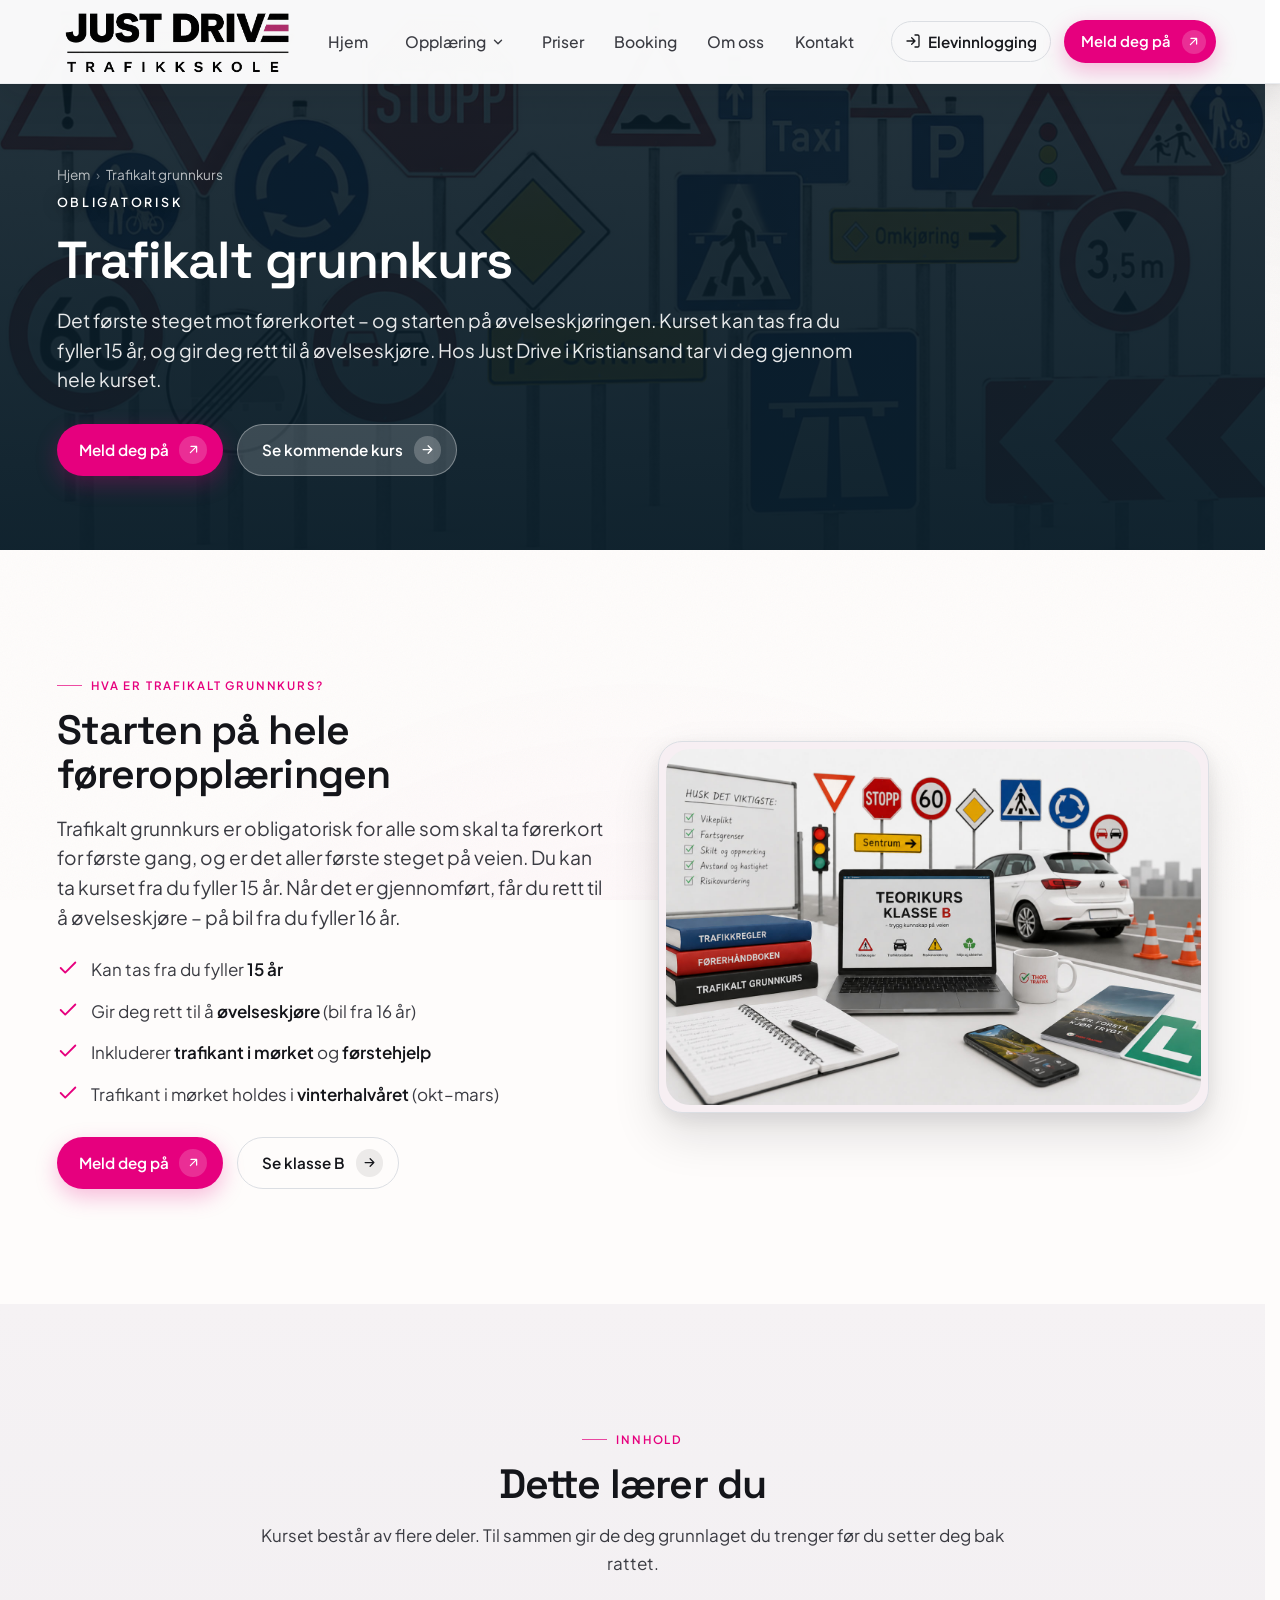
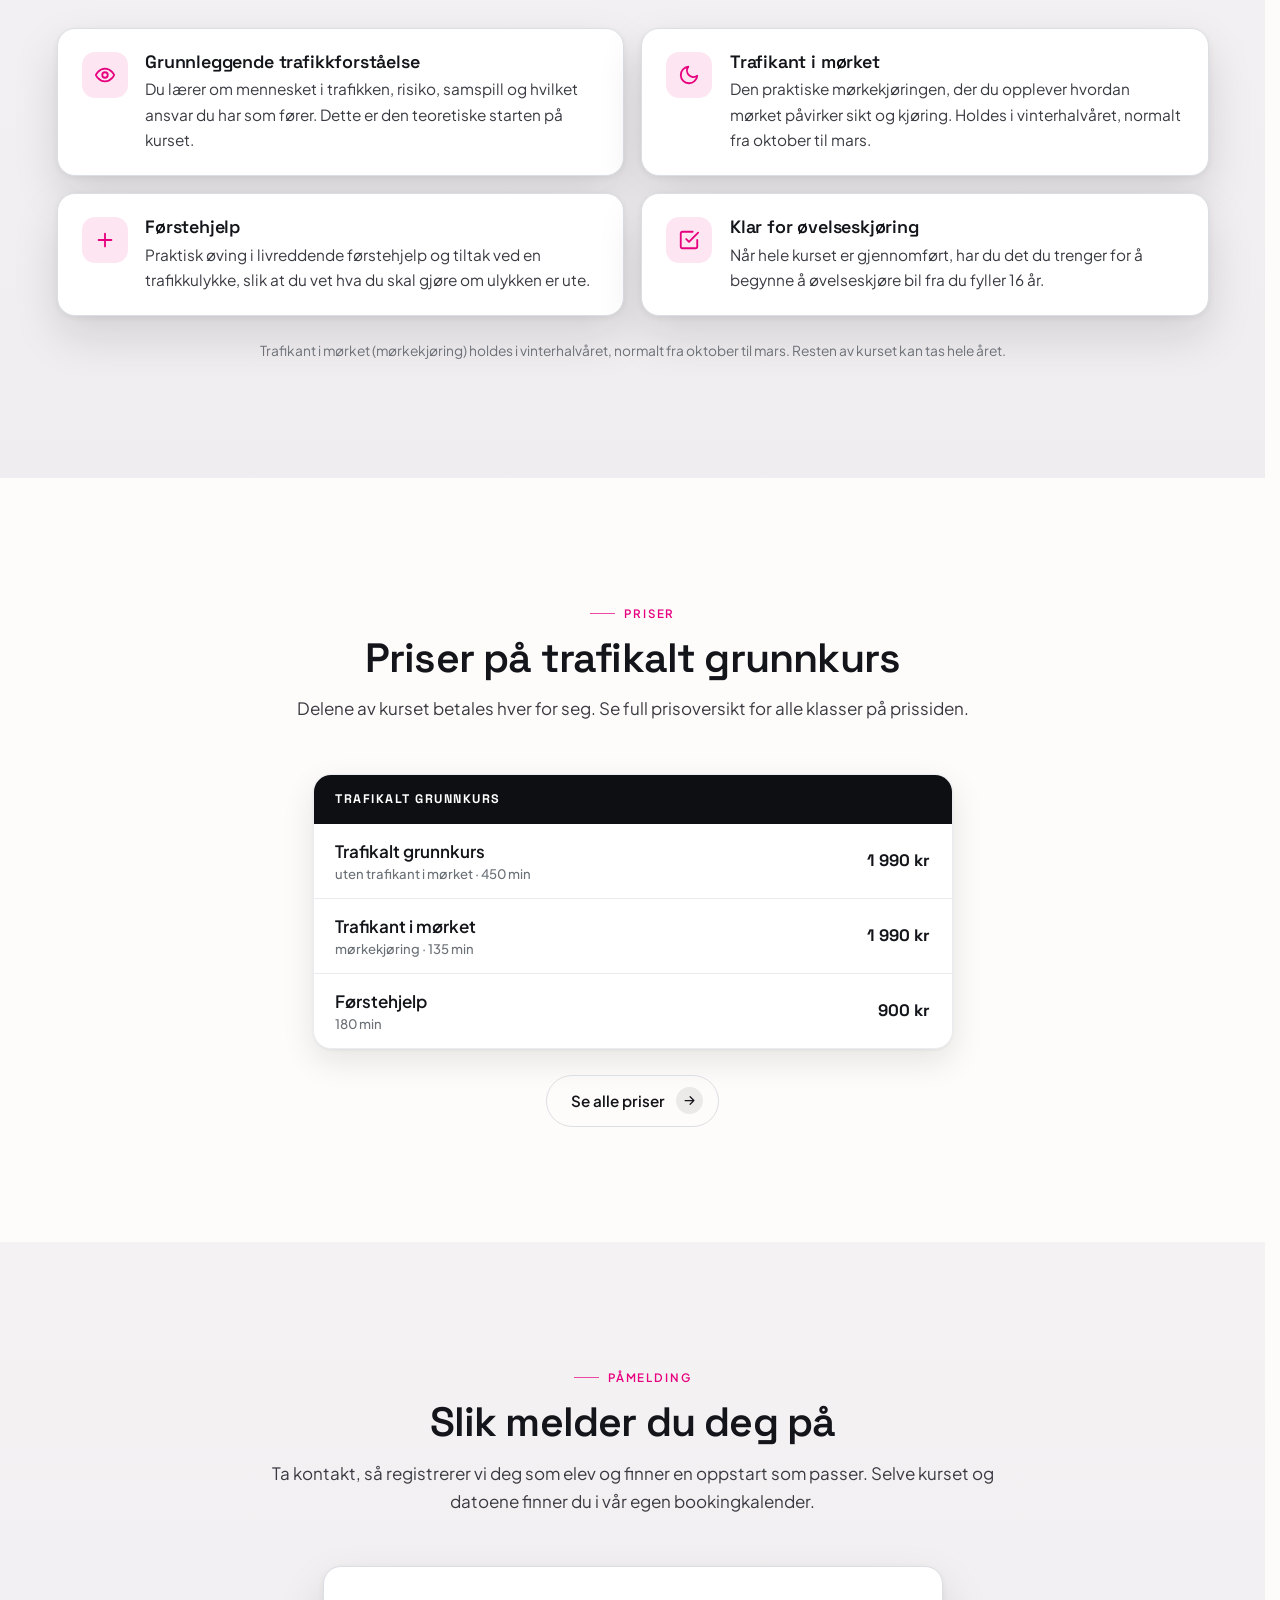
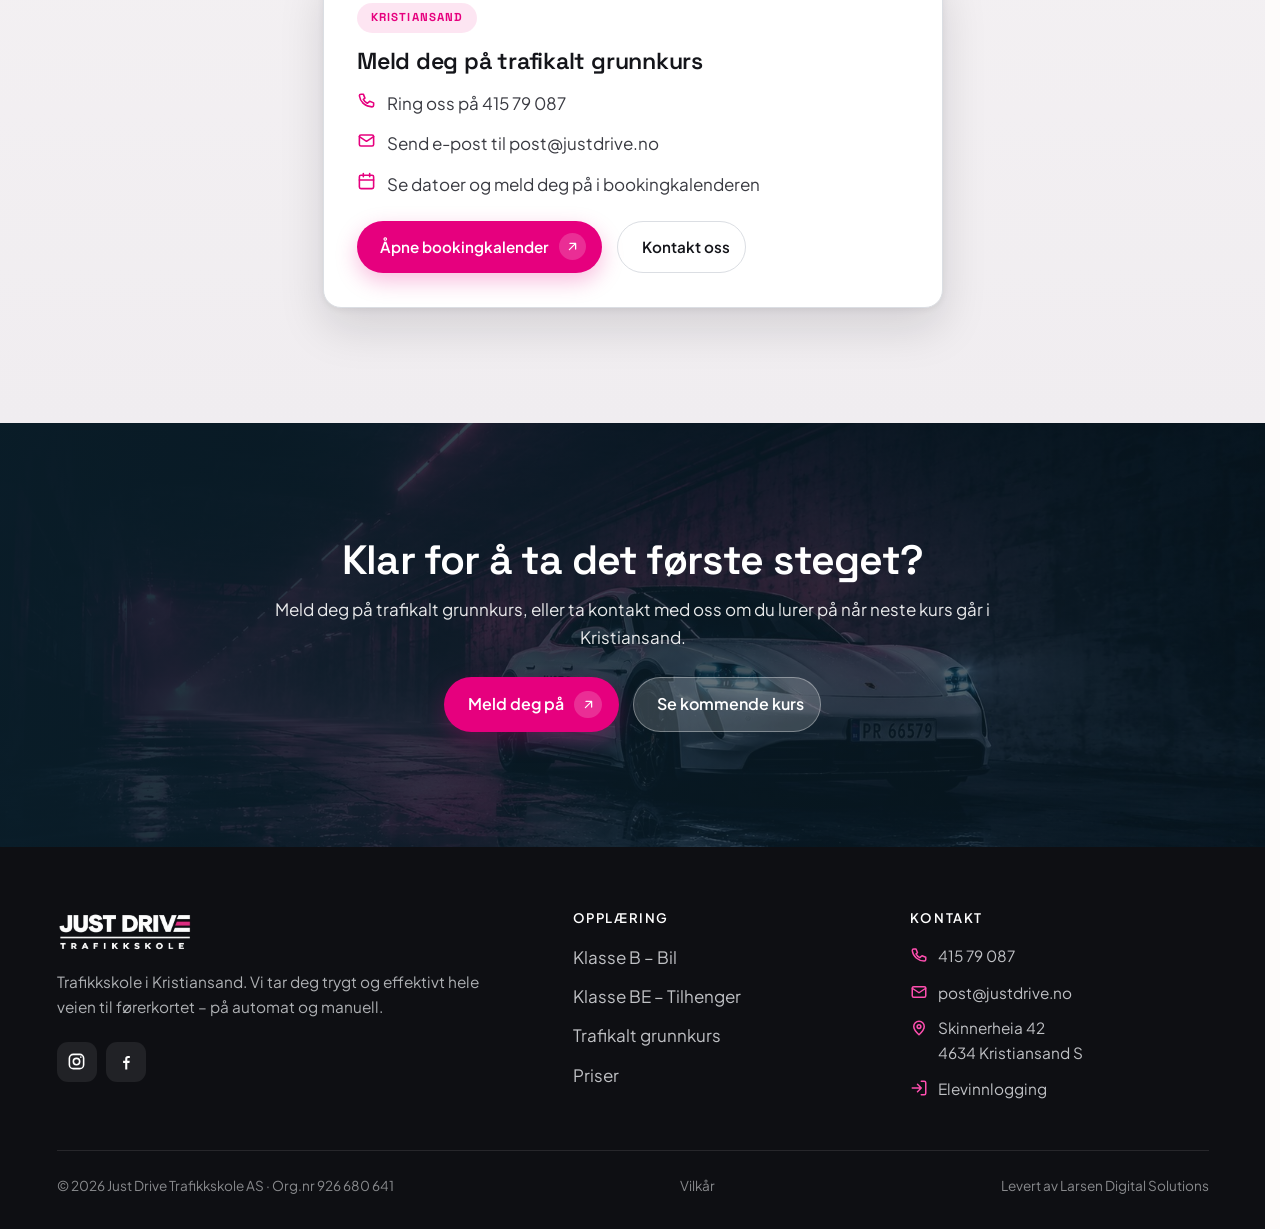
<file: trafikalt-grunnkurs.html>
<!DOCTYPE html>
<html lang="nb">
<head>
  <meta charset="UTF-8">
  <meta name="viewport" content="width=device-width, initial-scale=1">
  <script>document.documentElement.classList.add('js')</script>
  <title>Trafikalt grunnkurs i Kristiansand | Just Drive Trafikkskole</title>
  <meta name="description" content="Trafikalt grunnkurs hos Just Drive Trafikkskole i Kristiansand – det obligatoriske første steget mot førerkortet. Kan tas fra du fyller 15 år og gir rett til å øvelseskjøre.">
  <link rel="canonical" href="https://justdrive.no/trafikalt-grunnkurs.html">
  <meta name="theme-color" content="#0E0F13">
  <link rel="icon" type="image/png" href="img/favicon.png?v=4">
  <link rel="apple-touch-icon" href="img/favicon.png?v=4">
  <meta property="og:type" content="website">
  <meta property="og:site_name" content="Just Drive Trafikkskole">
  <meta property="og:locale" content="nb_NO">
  <meta property="og:title" content="Trafikalt grunnkurs i Kristiansand | Just Drive Trafikkskole">
  <meta property="og:description" content="Det obligatoriske første steget mot førerkortet. Kan tas fra du fyller 15 år og gir rett til å øvelseskjøre. Just Drive Trafikkskole i Kristiansand.">
  <meta property="og:url" content="https://justdrive.no/trafikalt-grunnkurs.html">
  <meta property="og:image" content="https://justdrive.no/img/jd-hero.jpg">
  <meta name="twitter:card" content="summary_large_image">
  <meta name="twitter:title" content="Trafikalt grunnkurs i Kristiansand | Just Drive Trafikkskole">
  <meta name="twitter:description" content="Det obligatoriske første steget mot førerkortet, i Kristiansand.">
  <meta name="twitter:image" content="https://justdrive.no/img/jd-hero.jpg">
  <meta name="geo.region" content="NO-42">
  <meta name="geo.placename" content="Kristiansand">
  <link rel="stylesheet" href="css/styles.css?v=43">
  <script type="application/ld+json">{"@context":"https://schema.org","@type":"BreadcrumbList","itemListElement":[{"@type":"ListItem","position":1,"name":"Hjem","item":"https://justdrive.no/"},{"@type":"ListItem","position":2,"name":"Trafikalt grunnkurs","item":"https://justdrive.no/trafikalt-grunnkurs.html"}]}</script>
  <style>
    .tg-grid { display: grid; gap: 1.1rem; }
    @media (min-width: 760px) { .tg-grid { grid-template-columns: 1fr 1fr; } }
    .tg-card { display: grid; grid-template-columns: auto 1fr; gap: 1.1rem; padding: 1.4rem 1.5rem; align-items: start; }
    .tg-badge { font-family: var(--font-display); font-weight: 700; width: 46px; height: 46px; border-radius: 13px; display: grid; place-items: center; background: rgba(230,0,126,.1); color: var(--accent); }
    .tg-badge svg { width: 22px; height: 22px; }
    .tg-card h3 { font-size: 1.12rem; margin-bottom: .35rem; }
    .tg-card p { font-size: .96rem; }
    .prices { display: grid; gap: clamp(1.1rem, 2vw, 1.5rem); }
    @media (min-width: 780px) { .prices { grid-template-columns: 1fr 1fr; align-items: start; } }
    .pcat { background: var(--surface); border: 1px solid var(--hairline-soft); border-radius: var(--r-card); box-shadow: var(--shadow-sm); overflow: hidden; }
    .pcat__h { font-family: var(--font-display); font-weight: 700; font-size: .78rem; letter-spacing: .12em; text-transform: uppercase; color: #fff; background: var(--bg-deep); padding: .9rem 1.35rem; }
    .prow { display: flex; align-items: center; justify-content: space-between; gap: 1rem; padding: 1rem 1.35rem; }
    .prow + .prow { border-top: 1px solid var(--hairline-soft); }
    .prow__nm { font-weight: 600; color: var(--ink); display: flex; flex-direction: column; gap: .18rem; line-height: 1.3; }
    .prow__nm small { font-weight: 500; font-size: .82rem; color: var(--muted); }
    .prow__pr { font-family: var(--font-display); font-weight: 700; font-size: 1.04rem; white-space: nowrap; color: var(--ink); }
  </style>
</head>
<body>
  <a href="#hovedinnhold" class="skip-link">Hopp til innhold</a>

  <!-- ===================== NAV ===================== -->
  <header class="nav">
    <div class="container nav__inner">
      <a class="brand" href="index.html" aria-label="Just Drive Trafikkskole, forside"><img decoding="async" class="brand__logo brand__logo--dark" src="img/logo.png" alt="Just Drive Trafikkskole"><img decoding="async" class="brand__logo brand__logo--light" src="img/logo-hvit.png" alt="" aria-hidden="true"></a>
      <nav class="nav__links" aria-label="Hovedmeny">
        <a href="index.html">Hjem</a>
        <div class="has-dd">
          <button class="dd__btn" aria-haspopup="true" aria-expanded="false" aria-current="page">Opplæring
            <svg viewBox="0 0 24 24" fill="none" stroke="currentColor" stroke-width="2.4" stroke-linecap="round" stroke-linejoin="round" aria-hidden="true"><path d="m6 9 6 6 6-6"/></svg>
          </button>
          <div class="dd__panel" role="menu">
            <a href="klasse-b.html" role="menuitem"><span class="dd__ic"><svg viewBox="0 0 24 24" fill="none" stroke="currentColor" stroke-width="2" stroke-linecap="round" stroke-linejoin="round"><path d="M5 13l1.5-4.5A2 2 0 0 1 8.4 7h7.2a2 2 0 0 1 1.9 1.5L19 13M5 13h14v4H5z"/><circle cx="8" cy="17" r="1.4"/><circle cx="16" cy="17" r="1.4"/></svg></span><span><b>Klasse B – Bil</b><span>Manuell eller automat</span></span></a>
            <a href="klasse-be.html" role="menuitem"><span class="dd__ic"><svg viewBox="0 0 24 24" fill="none" stroke="currentColor" stroke-width="2" stroke-linecap="round" stroke-linejoin="round"><path d="M3 8h9v6H3zM12 11h6l3 3v0h-9z"/><circle cx="7" cy="17" r="1.6"/><circle cx="17" cy="17" r="1.6"/></svg></span><span><b>Klasse BE</b><span>Bil med tilhenger</span></span></a>
            <a href="trafikalt-grunnkurs.html" role="menuitem" aria-current="page"><span class="dd__ic"><svg viewBox="0 0 24 24" fill="none" stroke="currentColor" stroke-width="2" stroke-linecap="round" stroke-linejoin="round"><path d="M9 11l3 3L22 4"/><path d="M21 12v7a2 2 0 0 1-2 2H5a2 2 0 0 1-2-2V5a2 2 0 0 1 2-2h11"/></svg></span><span><b>Trafikalt grunnkurs</b><span>Obligatorisk førstesteg</span></span></a>
          </div>
        </div>
        <a href="priser.html">Priser</a>
        <a href="booking.html">Booking</a>
        <a href="om-oss.html">Om oss</a>
        <a href="kontakt.html">Kontakt</a>
      </nav>
      <div class="nav__cta">
        <a class="nav__login" href="https://tabs.no/start" target="_blank" rel="noopener" aria-label="Elevinnlogging (åpner nytt vindu)">
          <svg viewBox="0 0 24 24" fill="none" stroke="currentColor" stroke-width="2" stroke-linecap="round" stroke-linejoin="round" aria-hidden="true"><path d="M15 3h4a2 2 0 0 1 2 2v14a2 2 0 0 1-2 2h-4"/><path d="M10 17 15 12 10 7M15 12H3"/></svg>
          Elevinnlogging
        </a>
        <a class="btn btn--primary" href="kontakt.html">Meld deg på
          <span class="btn__icon" aria-hidden="true"><svg viewBox="0 0 24 24" fill="none" stroke="currentColor" stroke-width="2" stroke-linecap="round" stroke-linejoin="round"><path d="M7 17 17 7M8 7h9v9"/></svg></span>
        </a>
      </div>
      <button class="nav__burger" aria-label="Åpne meny" aria-expanded="false" aria-controls="mobilmeny"><span></span><span></span><span></span></button>
    </div>
  </header>

  <div class="mobile-menu" id="mobilmeny">
    <a class="m-link" href="index.html">Hjem</a>
    <span class="m-link" style="cursor:default;opacity:.7">Opplæring</span>
    <div class="m-sub">
      <a href="klasse-b.html">Klasse B – Bil</a>
      <a href="klasse-be.html">Klasse BE – Tilhenger</a>
      <a href="trafikalt-grunnkurs.html">Trafikalt grunnkurs</a>
    </div>
    <a class="m-link" href="priser.html">Priser</a>
    <a class="m-link" href="booking.html">Booking</a>
    <a class="m-link" href="om-oss.html">Om oss</a>
    <a class="m-link" href="kontakt.html">Kontakt</a>
    <div class="mobile-menu__foot">
      <a class="btn btn--ghost btn--block" href="https://tabs.no/start" target="_blank" rel="noopener">Elevinnlogging</a>
      <a class="btn btn--primary btn--block" href="kontakt.html">Meld deg på</a>
    </div>
  </div>

  <main id="hovedinnhold">

    <!-- ===================== SUBHERO ===================== -->
    <section class="subhero">
      <div class="subhero__bg" aria-hidden="true"><img decoding="async" src="img/trafikalt.jpg" alt="" width="1920" height="900"></div>
      <div class="subhero__scrim" aria-hidden="true"></div>
      <span data-nav-sentinel style="position:absolute;top:60px;height:1px;width:1px"></span>
      <div class="container">
        <nav class="crumbs" aria-label="Brødsmuler"><a href="index.html">Hjem</a><span>›</span> Trafikalt grunnkurs</nav>
        <span class="eyebrow">Obligatorisk</span>
        <h1 style="margin-top:1.1rem">Trafikalt grunnkurs</h1>
        <p class="lead">Det første steget mot førerkortet – og starten på øvelseskjøringen. Kurset kan tas fra du fyller 15 år, og gir deg rett til å øvelseskjøre. Hos Just Drive i Kristiansand tar vi deg gjennom hele kurset.</p>
        <div class="btn-row"><a class="btn btn--primary" href="kontakt.html">Meld deg på<span class="btn__icon" aria-hidden="true"><svg viewBox="0 0 24 24" fill="none" stroke="currentColor" stroke-width="2" stroke-linecap="round" stroke-linejoin="round"><path d="M7 17 17 7M8 7h9v9"/></svg></span></a><a class="btn btn--glass" href="booking.html">Se kommende kurs<span class="btn__icon" aria-hidden="true"><svg viewBox="0 0 24 24" fill="none" stroke="currentColor" stroke-width="2" stroke-linecap="round" stroke-linejoin="round"><path d="M5 12h14M13 6l6 6-6 6"/></svg></span></a></div>
      </div>
    </section>

    <!-- ===================== HVA ER DET ===================== -->
    <section class="section">
      <div class="container">
        <div class="split">
          <div class="reveal">
            <span class="eyebrow">Hva er trafikalt grunnkurs?</span>
            <h2 style="margin-top:.8rem">Starten på hele føreropplæringen</h2>
            <p class="lead" style="margin-top:1rem">Trafikalt grunnkurs er obligatorisk for alle som skal ta førerkort for første gang, og er det aller første steget på veien. Du kan ta kurset fra du fyller 15 år. Når det er gjennomført, får du rett til å øvelseskjøre – på bil fra du fyller 16 år.</p>
            <ul class="ticks" style="margin-top:1.4rem">
              <li><svg viewBox="0 0 24 24" fill="none" stroke="currentColor" stroke-width="2" stroke-linecap="round" stroke-linejoin="round" aria-hidden="true"><path d="M20 6 9 17l-5-5"/></svg><span>Kan tas fra du fyller <strong>15 år</strong></span></li>
              <li><svg viewBox="0 0 24 24" fill="none" stroke="currentColor" stroke-width="2" stroke-linecap="round" stroke-linejoin="round" aria-hidden="true"><path d="M20 6 9 17l-5-5"/></svg><span>Gir deg rett til å <strong>øvelseskjøre</strong> (bil fra 16 år)</span></li>
              <li><svg viewBox="0 0 24 24" fill="none" stroke="currentColor" stroke-width="2" stroke-linecap="round" stroke-linejoin="round" aria-hidden="true"><path d="M20 6 9 17l-5-5"/></svg><span>Inkluderer <strong>trafikant i mørket</strong> og <strong>førstehjelp</strong></span></li>
              <li><svg viewBox="0 0 24 24" fill="none" stroke="currentColor" stroke-width="2" stroke-linecap="round" stroke-linejoin="round" aria-hidden="true"><path d="M20 6 9 17l-5-5"/></svg><span>Trafikant i mørket holdes i <strong>vinterhalvåret</strong> (okt–mars)</span></li>
            </ul>
            <div class="btn-row" style="margin-top:1.8rem"><a class="btn btn--primary" href="kontakt.html">Meld deg på<span class="btn__icon" aria-hidden="true"><svg viewBox="0 0 24 24" fill="none" stroke="currentColor" stroke-width="2" stroke-linecap="round" stroke-linejoin="round"><path d="M7 17 17 7M8 7h9v9"/></svg></span></a><a class="btn btn--ghost" href="klasse-b.html">Se klasse B<span class="btn__icon" aria-hidden="true"><svg viewBox="0 0 24 24" fill="none" stroke="currentColor" stroke-width="2" stroke-linecap="round" stroke-linejoin="round"><path d="M5 12h14M13 6l6 6-6 6"/></svg></span></a></div>
          </div>
          <div class="reveal" data-delay="1">
            <div class="bezel"><img decoding="async" src="img/teori.jpg" alt="Trafikalt grunnkurs hos Just Drive Trafikkskole i Kristiansand" loading="lazy" width="720" height="560" style="width:100%;height:100%;object-fit:cover;border-radius:inherit"></div>
          </div>
        </div>
      </div>
    </section>

    <!-- ===================== DELENE I KURSET ===================== -->
    <section class="section section--soft">
      <div class="container">
        <div class="section-head section-head--center reveal">
          <span class="eyebrow eyebrow--center">Innhold</span>
          <h2>Dette lærer du</h2>
          <p class="measure" style="margin:.9rem auto 0">Kurset består av flere deler. Til sammen gir de deg grunnlaget du trenger før du setter deg bak rattet.</p>
        </div>
        <div class="tg-grid reveal">
          <div class="card tg-card">
            <span class="tg-badge"><svg viewBox="0 0 24 24" fill="none" stroke="currentColor" stroke-width="2" stroke-linecap="round" stroke-linejoin="round"><path d="M2 12s3-7 10-7 10 7 10 7-3 7-10 7-10-7-10-7Z"/><circle cx="12" cy="12" r="3"/></svg></span>
            <div><h3>Grunnleggende trafikkforståelse</h3><p>Du lærer om mennesket i trafikken, risiko, samspill og hvilket ansvar du har som fører. Dette er den teoretiske starten på kurset.</p></div>
          </div>
          <div class="card tg-card">
            <span class="tg-badge"><svg viewBox="0 0 24 24" fill="none" stroke="currentColor" stroke-width="2" stroke-linecap="round" stroke-linejoin="round"><path d="M21 12.79A9 9 0 1 1 11.21 3 7 7 0 0 0 21 12.79Z"/></svg></span>
            <div><h3>Trafikant i mørket</h3><p>Den praktiske mørkekjøringen, der du opplever hvordan mørket påvirker sikt og kjøring. Holdes i vinterhalvåret, normalt fra oktober til mars.</p></div>
          </div>
          <div class="card tg-card">
            <span class="tg-badge"><svg viewBox="0 0 24 24" fill="none" stroke="currentColor" stroke-width="2" stroke-linecap="round" stroke-linejoin="round"><path d="M12 5v14M5 12h14"/></svg></span>
            <div><h3>Førstehjelp</h3><p>Praktisk øving i livreddende førstehjelp og tiltak ved en trafikkulykke, slik at du vet hva du skal gjøre om ulykken er ute.</p></div>
          </div>
          <div class="card tg-card">
            <span class="tg-badge"><svg viewBox="0 0 24 24" fill="none" stroke="currentColor" stroke-width="2" stroke-linecap="round" stroke-linejoin="round"><path d="M9 11l3 3L22 4"/><path d="M21 12v7a2 2 0 0 1-2 2H5a2 2 0 0 1-2-2V5a2 2 0 0 1 2-2h11"/></svg></span>
            <div><h3>Klar for øvelseskjøring</h3><p>Når hele kurset er gjennomført, har du det du trenger for å begynne å øvelseskjøre bil fra du fyller 16 år.</p></div>
          </div>
        </div>
        <p class="price-note" style="margin-top:1.5rem;text-align:center">Trafikant i mørket (mørkekjøring) holdes i vinterhalvåret, normalt fra oktober til mars. Resten av kurset kan tas hele året.</p>
      </div>
    </section>

    <!-- ===================== PRISER ===================== -->
    <section class="section">
      <div class="container">
        <div class="section-head section-head--center reveal">
          <span class="eyebrow eyebrow--center">Priser</span>
          <h2>Priser på trafikalt grunnkurs</h2>
          <p class="measure" style="margin:.9rem auto 0">Delene av kurset betales hver for seg. Se full prisoversikt for alle klasser på prissiden.</p>
        </div>
        <div class="prices reveal" style="max-width:640px;margin-inline:auto">
          <div class="pcat" style="grid-column:1 / -1">
            <div class="pcat__h">Trafikalt grunnkurs</div>
            <div class="prow"><span class="prow__nm">Trafikalt grunnkurs<small>uten trafikant i mørket · 450 min</small></span><span class="prow__pr">1 990 kr</span></div>
            <div class="prow"><span class="prow__nm">Trafikant i mørket<small>mørkekjøring · 135 min</small></span><span class="prow__pr">1 990 kr</span></div>
            <div class="prow"><span class="prow__nm">Førstehjelp<small>180 min</small></span><span class="prow__pr">900 kr</span></div>
          </div>
        </div>
        <div class="center reveal" style="margin-top:1.6rem">
          <a class="btn btn--ghost" href="priser.html">Se alle priser<span class="btn__icon" aria-hidden="true"><svg viewBox="0 0 24 24" fill="none" stroke="currentColor" stroke-width="2" stroke-linecap="round" stroke-linejoin="round"><path d="M5 12h14M13 6l6 6-6 6"/></svg></span></a>
        </div>
      </div>
    </section>

    <!-- ===================== SLIK MELDER DU DEG PÅ ===================== -->
    <section class="section section--soft">
      <div class="container">
        <div class="section-head section-head--center reveal">
          <span class="eyebrow eyebrow--center">Påmelding</span>
          <h2>Slik melder du deg på</h2>
          <p class="measure" style="margin:.9rem auto 0">Ta kontakt, så registrerer vi deg som elev og finner en oppstart som passer. Selve kurset og datoene finner du i vår egen bookingkalender.</p>
        </div>
        <div class="ploc reveal" style="max-width:620px;margin-inline:auto">
          <article class="card loc-card" style="padding:clamp(1.6rem,3vw,2.1rem)">
            <span class="loc-card__tag" style="display:inline-flex;align-self:flex-start;font-family:var(--font-display);font-weight:700;font-size:.72rem;letter-spacing:.1em;text-transform:uppercase;color:var(--accent);background:rgba(230,0,126,.1);padding:.36rem .85rem;border-radius:999px;margin-bottom:1rem">Kristiansand</span>
            <h3 style="font-size:1.45rem;margin-bottom:.9rem">Meld deg på trafikalt grunnkurs</h3>
            <ul class="loc-list" style="list-style:none;padding:0;margin:0 0 1.4rem;display:grid;gap:.8rem">
              <li style="display:flex;gap:.7rem;align-items:flex-start;color:var(--ink-2)"><svg viewBox="0 0 24 24" fill="none" stroke="currentColor" stroke-width="2" stroke-linecap="round" stroke-linejoin="round" aria-hidden="true" style="flex:none;width:19px;height:19px;color:var(--accent);margin-top:2px"><path d="M5 4h3l2 5-2 1.5a11 11 0 0 0 5 5L16 13l5 2v3a2 2 0 0 1-2 2A16 16 0 0 1 3 6a2 2 0 0 1 2-2Z"/></svg><span>Ring oss på <a href="tel:+4741579087">415 79 087</a></span></li>
              <li style="display:flex;gap:.7rem;align-items:flex-start;color:var(--ink-2)"><svg viewBox="0 0 24 24" fill="none" stroke="currentColor" stroke-width="2" stroke-linecap="round" stroke-linejoin="round" aria-hidden="true" style="flex:none;width:19px;height:19px;color:var(--accent);margin-top:2px"><rect x="3" y="5" width="18" height="14" rx="2"/><path d="m3 7 9 6 9-6"/></svg><span>Send e-post til <a href="mailto:post@justdrive.no">post@justdrive.no</a></span></li>
              <li style="display:flex;gap:.7rem;align-items:flex-start;color:var(--ink-2)"><svg viewBox="0 0 24 24" fill="none" stroke="currentColor" stroke-width="2" stroke-linecap="round" stroke-linejoin="round" aria-hidden="true" style="flex:none;width:19px;height:19px;color:var(--accent);margin-top:2px"><rect x="3" y="4" width="18" height="17" rx="2"/><path d="M16 2v4M8 2v4M3 10h18"/></svg><span>Se datoer og meld deg på i <a href="https://justdrivetrafikkskole.tabs.no/kalender" target="_blank" rel="noopener">bookingkalenderen</a></span></li>
            </ul>
            <div class="btn-row">
              <a class="btn btn--primary" href="https://justdrivetrafikkskole.tabs.no/kalender" target="_blank" rel="noopener">Åpne bookingkalender<span class="btn__icon" aria-hidden="true"><svg viewBox="0 0 24 24" fill="none" stroke="currentColor" stroke-width="2" stroke-linecap="round" stroke-linejoin="round"><path d="M7 17 17 7M8 7h9v9"/></svg></span></a>
              <a class="btn btn--ghost" href="kontakt.html">Kontakt oss</a>
            </div>
          </article>
        </div>
      </div>
    </section>

    <!-- ===================== CTA-BAND ===================== -->
    <section class="cta-band section reveal">
      <div class="cta-band__bg" aria-hidden="true"><img decoding="async" src="img/jd-hero-2.jpg" alt=""></div>
      <div class="cta-band__scrim" aria-hidden="true"></div>
      <div class="container center">
        <h2>Klar for å ta det første steget?</h2>
        <p class="measure" style="margin:.8rem auto 1.6rem">Meld deg på trafikalt grunnkurs, eller ta kontakt med oss om du lurer på når neste kurs går i Kristiansand.</p>
        <div class="btn-row" style="justify-content:center">
          <a class="btn btn--primary btn--lg" href="kontakt.html">Meld deg på<span class="btn__icon" aria-hidden="true"><svg viewBox="0 0 24 24" fill="none" stroke="currentColor" stroke-width="2" stroke-linecap="round" stroke-linejoin="round"><path d="M7 17 17 7M8 7h9v9"/></svg></span></a>
          <a class="btn btn--glass btn--lg" href="booking.html">Se kommende kurs</a>
        </div>
      </div>
    </section>

  </main>

  <!-- ===================== FOOTER ===================== -->
  <footer class="footer">
    <div class="container">
      <div class="footer__grid">
        <div>
          <a class="brand" href="index.html" aria-label="Just Drive Trafikkskole, forside">
            <img decoding="async" class="brand__logo" src="img/logo-hvit.png" style="height:40px;width:auto;background:none;padding:0;border:0;border-radius:0;box-shadow:none" alt="Just Drive Trafikkskole">
          </a>
          <p class="footer__about">Trafikkskole i Kristiansand. Vi tar deg trygt og effektivt hele veien til førerkortet – på automat og manuell.</p>
          <div class="footer__social"><a href="https://www.instagram.com/justdrivetrafikkskole/" target="_blank" rel="noopener" aria-label="Følg Just Drive Trafikkskole på Instagram"><svg viewBox="0 0 24 24" fill="none" stroke="currentColor" stroke-width="2" stroke-linecap="round" stroke-linejoin="round" aria-hidden="true"><rect x="3" y="3" width="18" height="18" rx="5"/><circle cx="12" cy="12" r="4"/><circle cx="17.5" cy="6.5" r="1" fill="currentColor" stroke="none"/></svg></a><a href="https://www.facebook.com/justdrivetrafikkskole" target="_blank" rel="noopener" aria-label="Følg Just Drive Trafikkskole på Facebook"><svg viewBox="0 0 24 24" fill="currentColor" aria-hidden="true"><path d="M13 22v-8h2.7l.4-3H13V9.1c0-.87.3-1.46 1.56-1.46H16.2V5.02C15.86 4.97 14.84 4.9 13.85 4.9c-2.06 0-3.47 1.26-3.47 3.57V11H7.7v3h2.68v8H13Z"/></svg></a></div>
        </div>
        <div>
          <h4>Opplæring</h4>
          <ul>
            <li><a href="klasse-b.html">Klasse B – Bil</a></li>
            <li><a href="klasse-be.html">Klasse BE – Tilhenger</a></li>
            <li><a href="trafikalt-grunnkurs.html">Trafikalt grunnkurs</a></li>
            <li><a href="priser.html">Priser</a></li>
          </ul>
        </div>
        <div>
          <h4>Kontakt</h4>
          <ul class="footer__contact">
            <li><svg viewBox="0 0 24 24" fill="none" stroke="currentColor" stroke-width="2" stroke-linecap="round" stroke-linejoin="round" aria-hidden="true"><path d="M5 4h3l2 5-2 1.5a11 11 0 0 0 5 5L16 13l5 2v3a2 2 0 0 1-2 2A16 16 0 0 1 3 6a2 2 0 0 1 2-2Z"/></svg><a href="tel:+4741579087">415 79 087</a></li><li><svg viewBox="0 0 24 24" fill="none" stroke="currentColor" stroke-width="2" stroke-linecap="round" stroke-linejoin="round" aria-hidden="true"><rect x="3" y="5" width="18" height="14" rx="2"/><path d="m3 7 9 6 9-6"/></svg><a href="mailto:post@justdrive.no">post@justdrive.no</a></li>
            <li><svg viewBox="0 0 24 24" fill="none" stroke="currentColor" stroke-width="2" stroke-linecap="round" stroke-linejoin="round" aria-hidden="true"><path d="M12 21s-7-6.5-7-11a7 7 0 0 1 14 0c0 4.5-7 11-7 11Z"/><circle cx="12" cy="10" r="2.5"/></svg><span style="line-height:1.6">Skinnerheia 42<br>4634 Kristiansand S</span></li>
            <li><svg viewBox="0 0 24 24" fill="none" stroke="currentColor" stroke-width="2" stroke-linecap="round" stroke-linejoin="round" aria-hidden="true"><path d="M15 3h4a2 2 0 0 1 2 2v14a2 2 0 0 1-2 2h-4"/><path d="M10 17 15 12 10 7M15 12H3"/></svg><a href="https://tabs.no/start" target="_blank" rel="noopener">Elevinnlogging</a></li>
          </ul>
        </div>
      </div>
      <div class="footer__bar">
        <span>© <span data-year>2026</span> Just Drive Trafikkskole AS · Org.nr 926 680 641</span>
        <a href="vilkar.html">Vilkår</a>
        <span>Levert av Larsen Digital Solutions</span>
      </div>
    </div>
  </footer>

  <div class="mbar">
    <a class="btn btn--ghost" href="priser.html">Se priser</a>
    <a class="btn btn--primary" href="kontakt.html">Meld deg på</a>
  </div>

  <script src="js/main.js?v=13" defer></script>
</body>
</html>
</file>
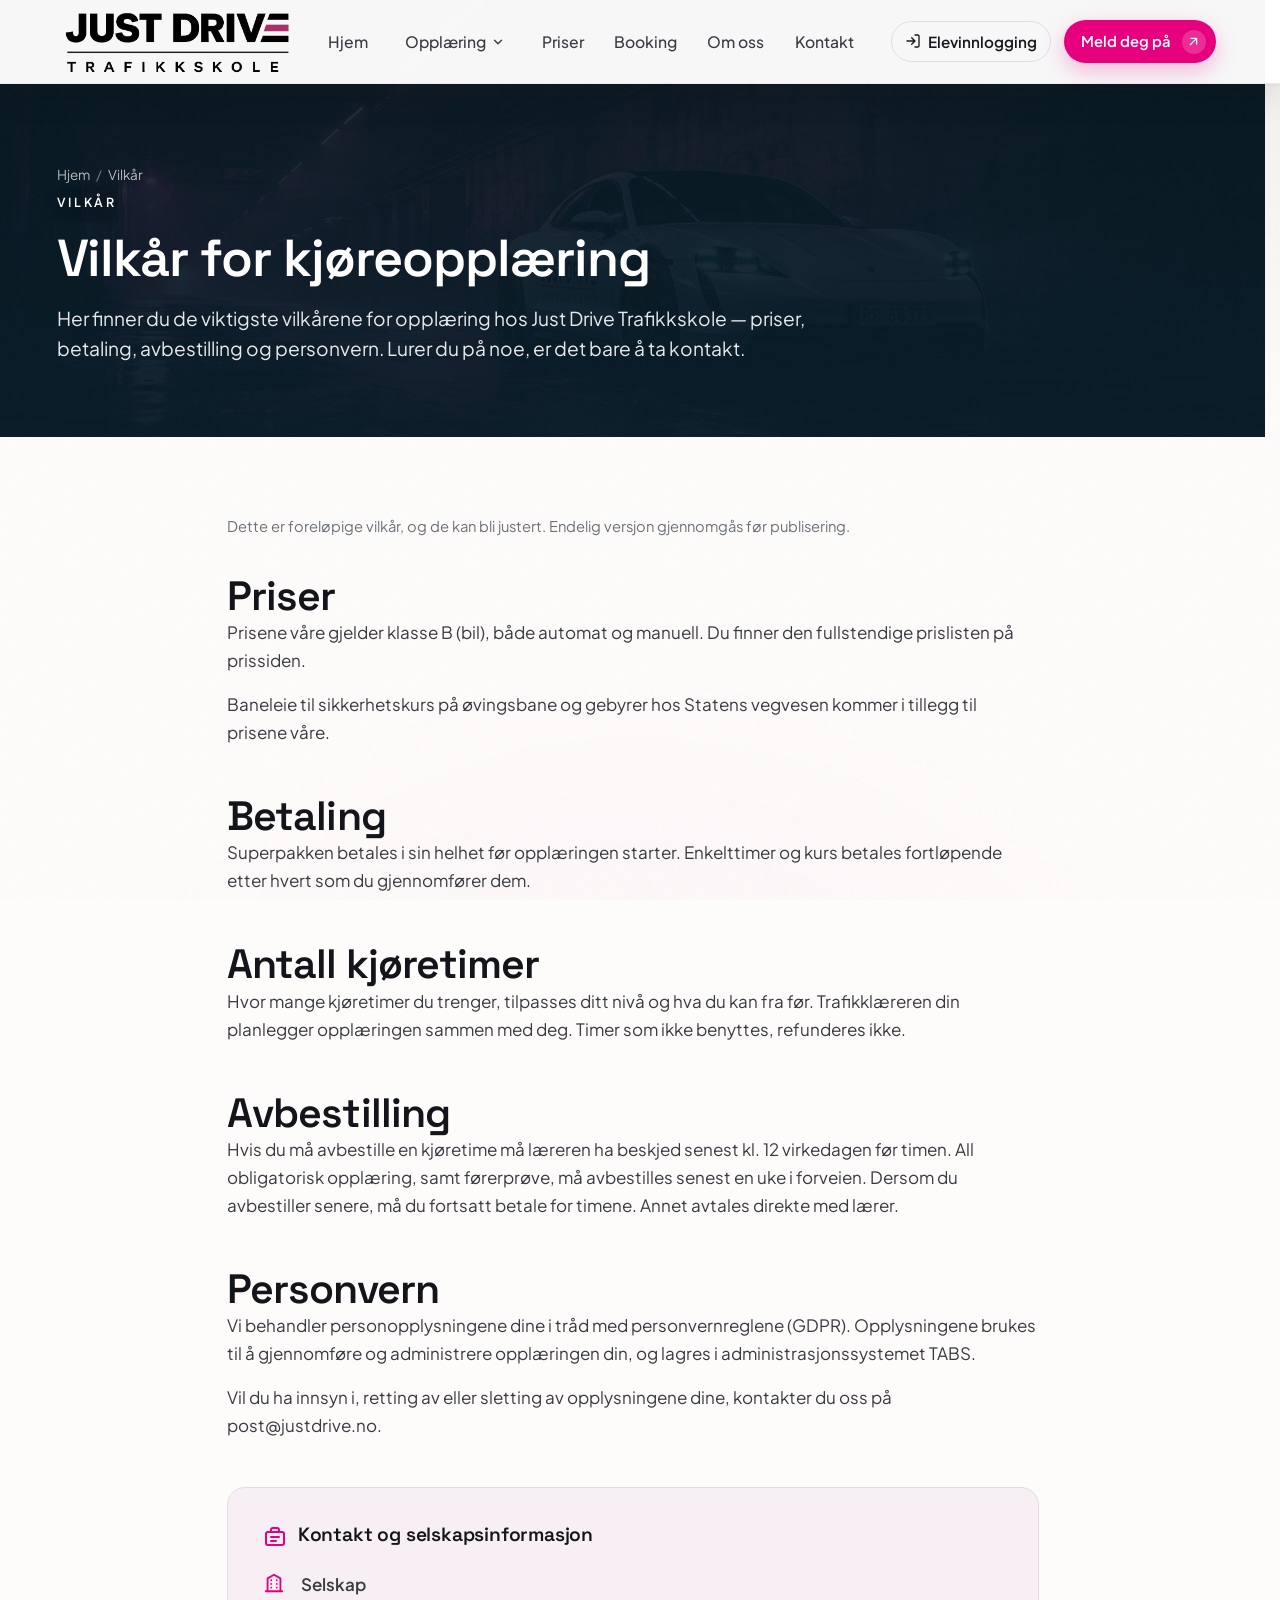
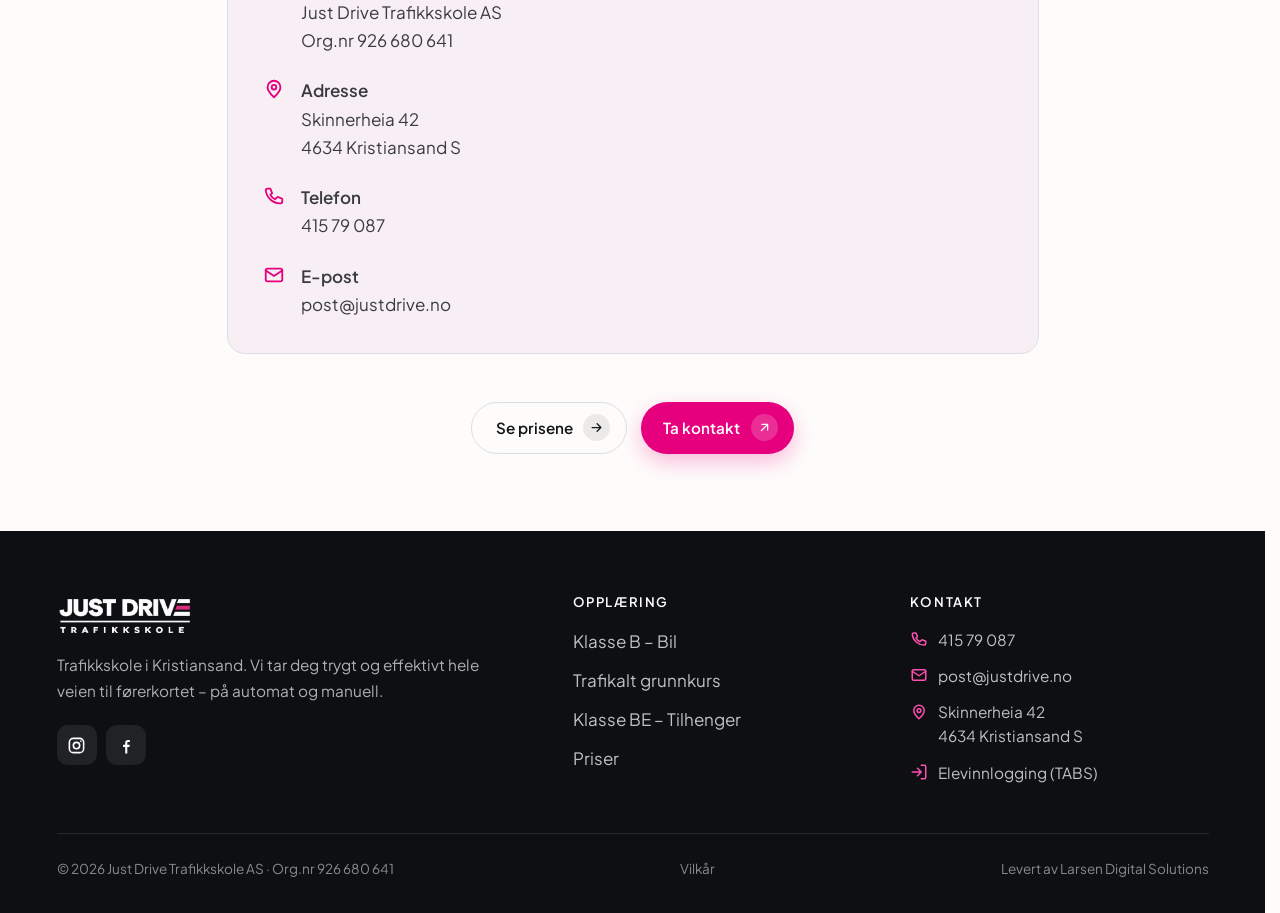
<file: vilkar.html>
<!DOCTYPE html>
<html lang="nb">
<head>
  <meta charset="UTF-8">
  <meta name="viewport" content="width=device-width, initial-scale=1">
  <script>document.documentElement.classList.add('js')</script>
  <title>Vilkår | Just Drive Trafikkskole Kristiansand</title>
  <meta name="description" content="Vilkår for kjøreopplæring hos Just Drive Trafikkskole i Kristiansand — priser, betaling, antall kjøretimer, avbestilling og personvern (GDPR).">
  <link rel="canonical" href="https://justdrive.no/vilkar.html">
  <meta name="theme-color" content="#0E0F13">
  <link rel="icon" type="image/png" href="img/favicon.png?v=4">
  <link rel="apple-touch-icon" href="img/favicon.png?v=4">
  <meta name="robots" content="noindex">
  <meta property="og:type" content="website">
  <meta property="og:site_name" content="Just Drive Trafikkskole">
  <meta property="og:locale" content="nb_NO">
  <meta property="og:title" content="Vilkår | Just Drive Trafikkskole Kristiansand">
  <meta property="og:description" content="Vilkår for kjøreopplæring hos Just Drive Trafikkskole i Kristiansand — priser, betaling, avbestilling og personvern.">
  <meta property="og:url" content="https://justdrive.no/vilkar.html">
  <meta property="og:image" content="https://justdrive.no/img/jd-hero.jpg">
  <link rel="stylesheet" href="css/styles.css?v=43">
  <style>
    .pinfo { margin-top: 2.4rem; background: var(--bg-soft); border: 1px solid var(--hairline); border-radius: var(--r-card); padding: clamp(1.5rem, 3vw, 2.2rem); }
    .pinfo__head { display: flex; align-items: center; gap: .7rem; margin-bottom: 1.4rem; }
    .pinfo__head svg { width: 24px; height: 24px; color: var(--accent); flex: none; }
    .pinfo__head h3 { font-size: 1.2rem; margin: 0; }
  </style>
  <script type="application/ld+json">{"@context":"https://schema.org","@type":"BreadcrumbList","itemListElement":[{"@type":"ListItem","position":1,"name":"Hjem","item":"https://justdrive.no/"},{"@type":"ListItem","position":2,"name":"Vilkår","item":"https://justdrive.no/vilkar.html"}]}</script>
</head>
<body>
  <a href="#hovedinnhold" class="skip-link">Hopp til innhold</a>

  <!-- ===================== NAV ===================== -->
  <header class="nav">
    <div class="container nav__inner">
      <a class="brand" href="index.html" aria-label="Just Drive Trafikkskole, forside"><img decoding="async" class="brand__logo brand__logo--dark" src="img/logo.png" alt="Just Drive Trafikkskole"><img decoding="async" class="brand__logo brand__logo--light" src="img/logo-hvit.png" alt="" aria-hidden="true"></a>

      <nav class="nav__links" aria-label="Hovedmeny">
        <a href="index.html">Hjem</a>
        <div class="has-dd">
          <button class="dd__btn" aria-haspopup="true" aria-expanded="false">Opplæring
            <svg viewBox="0 0 24 24" fill="none" stroke="currentColor" stroke-width="2.4" stroke-linecap="round" stroke-linejoin="round" aria-hidden="true"><path d="m6 9 6 6 6-6"/></svg>
          </button>
          <div class="dd__panel" role="menu">
            <a href="klasse-b.html" role="menuitem"><span class="dd__ic"><svg viewBox="0 0 24 24" fill="none" stroke="currentColor" stroke-width="2" stroke-linecap="round" stroke-linejoin="round"><path d="M5 13l1.5-4.5A2 2 0 0 1 8.4 7h7.2a2 2 0 0 1 1.9 1.5L19 13M5 13h14v4H5z"/><circle cx="8" cy="17" r="1.4"/><circle cx="16" cy="17" r="1.4"/></svg></span><span><b>Klasse B – Bil</b><span>Manuell eller automat</span></span></a>
            <a href="klasse-be.html" role="menuitem"><span class="dd__ic"><svg viewBox="0 0 24 24" fill="none" stroke="currentColor" stroke-width="2" stroke-linecap="round" stroke-linejoin="round"><path d="M3 8h9v6H3zM12 11h6l3 3v0h-9z"/><circle cx="7" cy="17" r="1.6"/><circle cx="17" cy="17" r="1.6"/></svg></span><span><b>Klasse BE</b><span>Bil med tilhenger</span></span></a>
            <a href="trafikalt-grunnkurs.html" role="menuitem"><span class="dd__ic"><svg viewBox="0 0 24 24" fill="none" stroke="currentColor" stroke-width="2" stroke-linecap="round" stroke-linejoin="round"><path d="M9 11l3 3L22 4"/><path d="M21 12v7a2 2 0 0 1-2 2H5a2 2 0 0 1-2-2V5a2 2 0 0 1 2-2h11"/></svg></span><span><b>Trafikalt grunnkurs</b><span>Obligatorisk førstesteg</span></span></a>
          </div>
        </div>
        <a href="priser.html">Priser</a>
        <a href="booking.html">Booking</a>
        <a href="om-oss.html">Om oss</a>
        <a href="kontakt.html">Kontakt</a>
      </nav>

      <div class="nav__cta">
        <a class="nav__login" href="https://tabs.no/start" target="_blank" rel="noopener" aria-label="Elevinnlogging i TABS (åpner nytt vindu)">
          <svg viewBox="0 0 24 24" fill="none" stroke="currentColor" stroke-width="2" stroke-linecap="round" stroke-linejoin="round" aria-hidden="true"><path d="M15 3h4a2 2 0 0 1 2 2v14a2 2 0 0 1-2 2h-4"/><path d="M10 17 15 12 10 7M15 12H3"/></svg>
          Elevinnlogging
        </a>
        <a class="btn btn--primary" href="kontakt.html">Meld deg på
          <span class="btn__icon" aria-hidden="true"><svg viewBox="0 0 24 24" fill="none" stroke="currentColor" stroke-width="2" stroke-linecap="round" stroke-linejoin="round"><path d="M7 17 17 7M8 7h9v9"/></svg></span>
        </a>
      </div>

      <button class="nav__burger" aria-label="Åpne meny" aria-expanded="false" aria-controls="mobilmeny">
        <span></span><span></span><span></span>
      </button>
    </div>
  </header>

  <!-- mobilmeny -->
  <div class="mobile-menu" id="mobilmeny">
    <a class="m-link" href="index.html">Hjem</a>
    <span class="m-link" style="cursor:default;opacity:.7">Opplæring</span>
    <div class="m-sub">
      <a href="klasse-b.html">Klasse B – Bil</a>
      <a href="klasse-be.html">Klasse BE – Tilhenger</a>
      <a href="trafikalt-grunnkurs.html">Trafikalt grunnkurs</a>
    </div>
    <a class="m-link" href="priser.html">Priser</a>
    <a class="m-link" href="booking.html">Booking</a>
    <a class="m-link" href="om-oss.html">Om oss</a>
    <a class="m-link" href="kontakt.html">Kontakt</a>
    <div class="mobile-menu__foot">
      <a class="btn btn--ghost btn--block" href="https://tabs.no/start" target="_blank" rel="noopener">Elevinnlogging
        <span class="btn__icon" aria-hidden="true"><svg viewBox="0 0 24 24" fill="none" stroke="currentColor" stroke-width="2" stroke-linecap="round" stroke-linejoin="round"><path d="M15 3h4a2 2 0 0 1 2 2v14a2 2 0 0 1-2 2h-4"/><path d="M10 17 15 12 10 7M15 12H3"/></svg></span>
      </a>
      <a class="btn btn--primary btn--block" href="kontakt.html">Meld deg på
        <span class="btn__icon" aria-hidden="true"><svg viewBox="0 0 24 24" fill="none" stroke="currentColor" stroke-width="2" stroke-linecap="round" stroke-linejoin="round"><path d="M7 17 17 7M8 7h9v9"/></svg></span>
      </a>
    </div>
  </div>

  <main id="hovedinnhold">

    <!-- ===================== SUB-HERO ===================== -->
    <section class="subhero">
      <div class="subhero__bg" aria-hidden="true"><img decoding="async" src="img/jd-hero-2.jpg" alt="" width="1920" height="900"></div>
      <div class="subhero__scrim" aria-hidden="true"></div>
      <span data-nav-sentinel style="position:absolute;top:60px;height:1px;width:1px"></span>
      <div class="container">
        <div class="crumbs"><a href="index.html">Hjem</a><span>/</span> Vilkår</div>
        <span class="eyebrow">Vilkår</span>
        <h1>Vilkår for kjøreopplæring</h1>
        <p class="lead">Her finner du de viktigste vilkårene for opplæring hos Just Drive Trafikkskole — priser, betaling, avbestilling og personvern. Lurer du på noe, er det bare å ta kontakt.</p>
      </div>
    </section>

    <!-- ===================== VILKÅR ===================== -->
    <section class="section--tight">
      <div class="container container--narrow">

        <p class="muted" style="margin-bottom:clamp(1.6rem,3vw,2.2rem);font-size:.92rem">Dette er foreløpige vilkår, og de kan bli justert. Endelig versjon gjennomgås før publisering.</p>

        <div class="prose reveal" style="margin-bottom:clamp(2rem,4vw,3rem)">
          <h2>Priser</h2>
          <p>Prisene våre gjelder klasse B (bil), både automat og manuell. Du finner den fullstendige prislisten på <a href="priser.html">prissiden</a>.</p>
          <p>Baneleie til sikkerhetskurs på øvingsbane og gebyrer hos Statens vegvesen kommer i tillegg til prisene våre.</p>
        </div>

        <div class="prose reveal" style="margin-bottom:clamp(2rem,4vw,3rem)">
          <h2>Betaling</h2>
          <p>Superpakken betales i sin helhet før opplæringen starter. Enkelttimer og kurs betales fortløpende etter hvert som du gjennomfører dem.</p>
        </div>

        <div class="prose reveal" style="margin-bottom:clamp(2rem,4vw,3rem)">
          <h2>Antall kjøretimer</h2>
          <p>Hvor mange kjøretimer du trenger, tilpasses ditt nivå og hva du kan fra før. Trafikklæreren din planlegger opplæringen sammen med deg. Timer som ikke benyttes, refunderes ikke.</p>
        </div>

        <div class="prose reveal" style="margin-bottom:clamp(2rem,4vw,3rem)">
          <h2>Avbestilling</h2>
          <p>Hvis du må avbestille en kjøretime må læreren ha beskjed senest kl. 12 virkedagen før timen. All obligatorisk opplæring, samt førerprøve, må avbestilles senest en uke i forveien. Dersom du avbestiller senere, må du fortsatt betale for timene. Annet avtales direkte med lærer.</p>
        </div>

        <div class="prose reveal" style="margin-bottom:clamp(2rem,4vw,3rem)">
          <h2>Personvern</h2>
          <p>Vi behandler personopplysningene dine i tråd med personvernreglene (GDPR). Opplysningene brukes til å gjennomføre og administrere opplæringen din, og lagres i administrasjonssystemet TABS.</p>
          <p>Vil du ha innsyn i, retting av eller sletting av opplysningene dine, kontakter du oss på <a href="mailto:post@justdrive.no">post@justdrive.no</a>.</p>
        </div>

        <!-- ===================== SELSKAPSINFO ===================== -->
        <div class="pinfo reveal">
          <div class="pinfo__head">
            <svg viewBox="0 0 24 24" fill="none" stroke="currentColor" stroke-width="2" stroke-linecap="round" stroke-linejoin="round" aria-hidden="true"><rect x="3" y="8" width="18" height="13" rx="2"/><path d="M8 8V6a2 2 0 0 1 2-2h4a2 2 0 0 1 2 2v2M8 13h8M8 17h5"/></svg>
            <h3>Kontakt og selskapsinformasjon</h3>
          </div>
          <ul class="info-list">
            <li><span class="info-ic"><svg viewBox="0 0 24 24" fill="none" stroke="currentColor" stroke-width="2" stroke-linecap="round" stroke-linejoin="round" aria-hidden="true"><path d="M3 21h18M5 21V7l7-4 7 4v14M9 9h.01M15 9h.01M9 13h.01M15 13h.01M9 17h.01M15 17h.01"/></svg></span><span><b>Selskap</b>Just Drive Trafikkskole AS<br>Org.nr 926 680 641</span></li>
            <li><span class="info-ic"><svg viewBox="0 0 24 24" fill="none" stroke="currentColor" stroke-width="2" stroke-linecap="round" stroke-linejoin="round" aria-hidden="true"><path d="M12 21s-7-6.5-7-11a7 7 0 0 1 14 0c0 4.5-7 11-7 11Z"/><circle cx="12" cy="10" r="2.5"/></svg></span><span><b>Adresse</b>Skinnerheia 42<br>4634 Kristiansand S</span></li>
            <li><span class="info-ic"><svg viewBox="0 0 24 24" fill="none" stroke="currentColor" stroke-width="2" stroke-linecap="round" stroke-linejoin="round" aria-hidden="true"><path d="M5 4h3l2 5-2 1.5a11 11 0 0 0 5 5L16 13l5 2v3a2 2 0 0 1-2 2A16 16 0 0 1 3 6a2 2 0 0 1 2-2Z"/></svg></span><span><b>Telefon</b><a href="tel:+4741579087">415 79 087</a></span></li>
            <li><span class="info-ic"><svg viewBox="0 0 24 24" fill="none" stroke="currentColor" stroke-width="2" stroke-linecap="round" stroke-linejoin="round" aria-hidden="true"><rect x="3" y="5" width="18" height="14" rx="2"/><path d="m3 7 9 6 9-6"/></svg></span><span><b>E-post</b><a href="mailto:post@justdrive.no">post@justdrive.no</a></span></li>
          </ul>
        </div>

        <div class="center reveal" style="margin-top:clamp(2rem,4vw,3rem)">
          <div class="btn-row" style="justify-content:center">
            <a class="btn btn--ghost" href="priser.html">Se prisene<span class="btn__icon" aria-hidden="true"><svg viewBox="0 0 24 24" fill="none" stroke="currentColor" stroke-width="2" stroke-linecap="round" stroke-linejoin="round"><path d="M5 12h14M13 6l6 6-6 6"/></svg></span></a>
            <a class="btn btn--primary" href="kontakt.html">Ta kontakt<span class="btn__icon" aria-hidden="true"><svg viewBox="0 0 24 24" fill="none" stroke="currentColor" stroke-width="2" stroke-linecap="round" stroke-linejoin="round"><path d="M7 17 17 7M8 7h9v9"/></svg></span></a>
          </div>
        </div>

      </div>
    </section>

  </main>

  <!-- ===================== FOOTER ===================== -->
  <footer class="footer">
    <div class="container">
      <div class="footer__grid">
        <div>
          <a class="brand" href="index.html" aria-label="Just Drive Trafikkskole, forside">
            <img decoding="async" class="brand__logo" src="img/logo-hvit.png" style="height:40px;width:auto;background:none;padding:0;border:0;border-radius:0;box-shadow:none" alt="Just Drive Trafikkskole">
          </a>
          <p class="footer__about">Trafikkskole i Kristiansand. Vi tar deg trygt og effektivt hele veien til førerkortet – på automat og manuell.</p>
          <div class="footer__social"><a href="https://www.instagram.com/justdrivetrafikkskole" target="_blank" rel="noopener" aria-label="Følg Just Drive Trafikkskole på Instagram"><svg viewBox="0 0 24 24" fill="none" stroke="currentColor" stroke-width="2" stroke-linecap="round" stroke-linejoin="round" aria-hidden="true"><rect x="3" y="3" width="18" height="18" rx="5"/><circle cx="12" cy="12" r="4"/><circle cx="17.5" cy="6.5" r="1" fill="currentColor" stroke="none"/></svg></a><a href="https://www.facebook.com/justdrivetrafikkskole" target="_blank" rel="noopener" aria-label="Følg Just Drive Trafikkskole på Facebook"><svg viewBox="0 0 24 24" fill="currentColor" aria-hidden="true"><path d="M13 22v-8h2.7l.4-3H13V9.1c0-.87.3-1.46 1.56-1.46H16.2V5.02C15.86 4.97 14.84 4.9 13.85 4.9c-2.06 0-3.47 1.26-3.47 3.57V11H7.7v3h2.68v8H13Z"/></svg></a></div>
        </div>
        <div>
          <h4>Opplæring</h4>
          <ul>
            <li><a href="klasse-b.html">Klasse B – Bil</a></li>
            <li><a href="trafikalt-grunnkurs.html">Trafikalt grunnkurs</a></li>
            <li><a href="klasse-be.html">Klasse BE – Tilhenger</a></li>
            <li><a href="priser.html">Priser</a></li>
          </ul>
        </div>
        <div>
          <h4>Kontakt</h4>
          <ul class="footer__contact">
            <li><svg viewBox="0 0 24 24" fill="none" stroke="currentColor" stroke-width="2" stroke-linecap="round" stroke-linejoin="round" aria-hidden="true"><path d="M5 4h3l2 5-2 1.5a11 11 0 0 0 5 5L16 13l5 2v3a2 2 0 0 1-2 2A16 16 0 0 1 3 6a2 2 0 0 1 2-2Z"/></svg><a href="tel:+4741579087">415 79 087</a></li><li><svg viewBox="0 0 24 24" fill="none" stroke="currentColor" stroke-width="2" stroke-linecap="round" stroke-linejoin="round" aria-hidden="true"><rect x="3" y="5" width="18" height="14" rx="2"/><path d="m3 7 9 6 9-6"/></svg><a href="mailto:post@justdrive.no">post@justdrive.no</a></li>
            <li><svg viewBox="0 0 24 24" fill="none" stroke="currentColor" stroke-width="2" stroke-linecap="round" stroke-linejoin="round" aria-hidden="true"><path d="M12 21s-7-6.5-7-11a7 7 0 0 1 14 0c0 4.5-7 11-7 11Z"/><circle cx="12" cy="10" r="2.5"/></svg><span style="line-height:1.6">Skinnerheia 42<br>4634 Kristiansand S</span></li>
            <li><svg viewBox="0 0 24 24" fill="none" stroke="currentColor" stroke-width="2" stroke-linecap="round" stroke-linejoin="round" aria-hidden="true"><path d="M15 3h4a2 2 0 0 1 2 2v14a2 2 0 0 1-2 2h-4"/><path d="M10 17 15 12 10 7M15 12H3"/></svg><a href="https://tabs.no/start" target="_blank" rel="noopener">Elevinnlogging (TABS)</a></li>
          </ul>
        </div>
      </div>
      <div class="footer__bar">
        <span>© <span data-year>2026</span> Just Drive Trafikkskole AS · Org.nr 926 680 641</span>
        <a href="vilkar.html">Vilkår</a>
        <span>Levert av Larsen Digital Solutions</span>
      </div>
    </div>
  </footer>

  <!-- mobil sticky-bar -->
  <div class="mbar">
    <a class="btn btn--ghost" href="priser.html">Se priser</a>
    <a class="btn btn--primary" href="kontakt.html">Meld deg på
      <span class="btn__icon" aria-hidden="true"><svg viewBox="0 0 24 24" fill="none" stroke="currentColor" stroke-width="2" stroke-linecap="round" stroke-linejoin="round"><path d="M7 17 17 7M8 7h9v9"/></svg></span>
    </a>
  </div>

  <script src="js/main.js?v=13" defer></script>
</body>
</html>
</file>
<file: css/styles.css>
/* =====================================================================
   Thor Trafikk — designsystem (Molde)
   Palett: "Veibane". Grønn = funksjonell aksent (handling/godkjent),
   rød = sjelden merkevare-spark (logo, tynn understrek), gull = stjerner.
   Radius: knapper = pill, kort = 18px, input = 10px.
   Fonter: Space Grotesk (display) + Plus Jakarta Sans (brødtekst), selvhostet.
   ===================================================================== */

/* ---------- Fonter ---------- */
@font-face { font-family: 'Space Grotesk'; font-style: normal; font-weight: 500; font-display: swap; src: url('../fonts/space-grotesk-500.woff2') format('woff2'); }
@font-face { font-family: 'Space Grotesk'; font-style: normal; font-weight: 600; font-display: swap; src: url('../fonts/space-grotesk-600.woff2') format('woff2'); }
@font-face { font-family: 'Space Grotesk'; font-style: normal; font-weight: 700; font-display: swap; src: url('../fonts/space-grotesk-700.woff2') format('woff2'); }
@font-face { font-family: 'Plus Jakarta Sans'; font-style: normal; font-weight: 400; font-display: swap; src: url('../fonts/jakarta-400.woff2') format('woff2'); }
@font-face { font-family: 'Plus Jakarta Sans'; font-style: normal; font-weight: 500; font-display: swap; src: url('../fonts/jakarta-500.woff2') format('woff2'); }
@font-face { font-family: 'Plus Jakarta Sans'; font-style: normal; font-weight: 600; font-display: swap; src: url('../fonts/jakarta-600.woff2') format('woff2'); }
@font-face { font-family: 'Plus Jakarta Sans'; font-style: normal; font-weight: 700; font-display: swap; src: url('../fonts/jakarta-700.woff2') format('woff2'); }

/* ---------- Tokens ---------- */
:root {
  --ink: #14151A;          /* tekst – nær sort */
  --ink-2: #3A3B42;        /* sekundær tekst */
  --muted: #6B7177;        /* dempet */
  --brand: #17181D;        /* nær sort: solid-nav-lenker, aksent på lyst */
  --brand-dark: #000000;
  --accent: #E6007E;       /* JUST DRIVE magenta – CTA-bakgrunn (hvit tekst, AA ~5:1) */
  --accent-hover: #C0006A;
  --accent-bright: #FF4FB0;/* dekor: fokusring, ikon-uthev */
  --spark: #E6007E;        /* magenta-spark fra logoen */
  --gold: #F4B740;         /* stjerner */
  --bg: #FEFCFB;           /* varm, lys near-white – hvite kort popper, ikke grått */
  --bg-soft: #F7EFF3;      /* mild blush i merkefargen (ikke grått) */
  --bg-deep: #0E0F13;      /* mørk seksjon / footer – nær sort */
  --surface: #FFFFFF;
  --hairline: #DBDEE3;
  --hairline-soft: #EAECEF;

  --r-card: 18px;
  --r-card-inner: 12px;
  --r-input: 10px;
  --r-sm: 8px;
  --r-pill: 999px;

  --shadow-sm: 0 1px 3px rgba(17,18,22,.06), 0 12px 32px rgba(17,18,22,.10);
  --shadow-md: 0 6px 20px rgba(17,18,22,.08), 0 22px 48px rgba(17,18,22,.12);
  --shadow-lg: 0 30px 70px rgba(23,24,29,.16);

  --ease: cubic-bezier(0.16, 1, 0.3, 1);
  --ease-spring: cubic-bezier(0.32, 0.72, 0, 1);

  --font-display: 'Space Grotesk', ui-sans-serif, system-ui, sans-serif;
  --font-body: 'Plus Jakarta Sans', ui-sans-serif, system-ui, sans-serif;

  --maxw: 1200px;
  --nav-h: 84px;
}

/* ---------- Reset / base ---------- */
*, *::before, *::after { box-sizing: border-box; }
* { margin: 0; }
html { scroll-behavior: smooth; -webkit-text-size-adjust: 100%; scrollbar-gutter: stable; scroll-padding-top: calc(var(--nav-h) + 16px); }
body {
  font-family: var(--font-body);
  color: var(--ink);
  background: var(--bg);
  font-size: 1.0625rem;
  line-height: 1.65;
  -webkit-font-smoothing: antialiased;
  text-rendering: optimizeLegibility;
  overflow-x: hidden;
}
/* Ambient dybde: subtile gløder + grain – faste lag bak innholdet (ingen blur → ingen scroll-kost) */
body::before {
  content: ''; position: fixed; inset: 0; z-index: -1; pointer-events: none;
  background:
    radial-gradient(66rem 46rem at 3% -12%, rgba(230,0,126,.055), transparent 56%),
    radial-gradient(58rem 46rem at 106% 2%, rgba(16,17,22,.06), transparent 55%),
    radial-gradient(58rem 44rem at 50% 120%, rgba(230,0,126,.03), transparent 60%);
}
body::after {
  content: ''; position: fixed; inset: 0; z-index: -1; pointer-events: none; opacity: .035;
  background-image: url("data:image/svg+xml,%3Csvg xmlns='http://www.w3.org/2000/svg' width='200' height='200'%3E%3Cfilter id='n'%3E%3CfeTurbulence type='fractalNoise' baseFrequency='0.8' numOctaves='2' stitchTiles='stitch'/%3E%3C/filter%3E%3Crect width='100%25' height='100%25' filter='url(%23n)'/%3E%3C/svg%3E");
  background-size: 200px 200px;
}
img { display: block; max-width: 100%; height: auto; }
a { color: inherit; text-decoration: none; }
button { font: inherit; cursor: pointer; }
[hidden] { display: none !important; }
:focus-visible { outline: 2px solid var(--accent-bright); outline-offset: 3px; border-radius: 4px; }

/* ---------- Typografi ---------- */
h1, h2, h3, h4 { font-family: var(--font-display); font-weight: 600; line-height: 1.08; letter-spacing: -0.02em; color: var(--ink); }
.h-display { font-size: clamp(2.6rem, 6vw, 4.6rem); font-weight: 700; line-height: 1.02; letter-spacing: -0.03em; }
h1 { font-size: clamp(2.1rem, 4.2vw, 3.25rem); }
h2 { font-size: clamp(1.8rem, 3.2vw, 2.6rem); }
h3 { font-size: clamp(1.2rem, 1.6vw, 1.45rem); letter-spacing: -0.01em; }
p { color: var(--ink-2); }
.lead { font-size: clamp(1.1rem, 1.5vw, 1.3rem); color: var(--ink-2); line-height: 1.55; }
.measure { max-width: 62ch; }
.muted { color: var(--muted); }
strong { font-weight: 600; color: var(--ink); }
.prose p + p { margin-top: 1rem; }
.prose h3 { margin: 2rem 0 .6rem; }
.prose ul { margin: 1rem 0 0; padding-left: 0; list-style: none; display: grid; gap: .7rem; }
.prose ul li { position: relative; padding-left: 1.6rem; color: var(--ink-2); }
.prose ul li::before { content: ""; position: absolute; left: 0; top: .62em; width: 8px; height: 8px; border-radius: 50%; background: var(--accent); }

.eyebrow {
  display: inline-flex; align-items: center; gap: .55rem;
  font-family: var(--font-body); font-weight: 600;
  font-size: .72rem; letter-spacing: .16em; text-transform: uppercase;
  color: var(--accent);
}
.eyebrow::before { content: ""; width: 1.6rem; height: 1px; background: var(--accent); display: inline-block; opacity: .7; }
.eyebrow--center { justify-content: center; }

/* ---------- Layout ---------- */
.container { width: 100%; max-width: var(--maxw); margin-inline: auto; padding-inline: 24px; }
.container--narrow { max-width: 860px; }
.section { padding-block: clamp(72px, 9vw, 132px); }
.section--soft { background: linear-gradient(180deg, #F5F2F4 0%, #F0EDF0 100%); }
.section--deep { background: var(--bg-deep); color: #ECEEF1; }
.section--tight { padding-block: clamp(56px, 6vw, 88px); }
.section-head { max-width: 64ch; margin-bottom: clamp(2.2rem, 4vw, 3.4rem); }
.section-head h2 { margin-top: .8rem; }
.section-head p { margin-top: 1rem; }
.section-head--center { margin-inline: auto; text-align: center; }

.grid { display: grid; gap: clamp(1.1rem, 2vw, 1.6rem); }
@media (min-width: 768px) {
  .grid-2 { grid-template-columns: repeat(2, 1fr); }
  .grid-3 { grid-template-columns: repeat(3, 1fr); }
  .grid-4 { grid-template-columns: repeat(4, 1fr); }
}

/* ---------- Knapper ---------- */
.btn {
  display: inline-flex; align-items: center; gap: .65rem;
  font-family: var(--font-body); font-weight: 600; font-size: .95rem;
  padding: .72rem .95rem .72rem 1.35rem;
  border-radius: var(--r-pill); border: 1px solid transparent;
  transition: transform .4s var(--ease-spring), background-color .3s var(--ease), box-shadow .3s var(--ease), color .3s var(--ease), border-color .3s var(--ease);
  white-space: nowrap;
}
.btn:active { transform: scale(.975); }
.btn__icon { display: grid; place-items: center; width: 1.7rem; height: 1.7rem; border-radius: var(--r-pill); background: rgba(255,255,255,.18); transition: transform .45s var(--ease-spring), background-color .3s var(--ease); }
.btn__icon svg { width: 15px; height: 15px; }
.btn:hover .btn__icon { transform: translate(2px, -1px); }

.btn--primary { background: var(--accent); color: #fff; box-shadow: 0 8px 22px rgba(230,0,126,.26); }
.btn--primary:hover { background: var(--accent-hover); box-shadow: 0 12px 30px rgba(230,0,126,.32); }

.btn--ghost { background: transparent; color: var(--ink); border-color: var(--hairline); padding-left: 1.5rem; }
.btn--ghost:hover { border-color: var(--brand); background: rgba(23,24,29,.04); }
.btn--ghost .btn__icon { background: rgba(23,24,29,.08); color: var(--brand); }

.btn--glass { background: rgba(255,255,255,.17); color: #fff; border-color: rgba(255,255,255,.34); padding-left: 1.5rem; }
.btn--glass:hover { background: rgba(255,255,255,.2); }
.btn--glass .btn__icon { background: rgba(255,255,255,.22); }

.btn--lg { font-size: 1rem; padding: .82rem 1rem .82rem 1.45rem; }
.btn--block { display: flex; justify-content: center; width: 100%; }
.btn-row { display: flex; flex-wrap: wrap; gap: .9rem; }

/* ---------- Navigasjon ---------- */
.nav { position: fixed; inset: 0 0 auto 0; z-index: 100; height: var(--nav-h); display: flex; align-items: center; transition: background-color .4s var(--ease), box-shadow .4s var(--ease), border-color .4s var(--ease); border-bottom: 1px solid transparent; }
.nav__inner { display: flex; align-items: center; justify-content: space-between; gap: 1.25rem; width: 100%; }
.nav.is-solid { background: rgba(255,255,255,.97); border-color: var(--hairline-soft); box-shadow: var(--shadow-sm); }
.brand { display: inline-flex; align-items: center; }
.brand__logo { height: 42px; width: auto; display: block; }
/* tekstlogo-fallback til ekte logo er på plass */
.brand__text { font-family: var(--font-display); font-weight: 700; font-size: 1.35rem; letter-spacing: -0.02em; color: #fff; display: inline-flex; align-items: center; gap: .55rem; transition: color .4s var(--ease); }
.nav.is-solid .brand__text { color: var(--ink); }
.brand__text .spark { color: var(--spark); }
.brand__mark { width: 30px; height: 30px; flex: none; }

.nav__links { display: none; align-items: center; gap: 1.9rem; }
.nav__links > a, .dd__btn { font-weight: 500; font-size: .98rem; color: rgba(255,255,255,.88); transition: color .25s var(--ease); background: none; border: 0; font-family: var(--font-body); }
.nav.is-solid .nav__links > a, .nav.is-solid .dd__btn { color: var(--ink-2); }
.nav__links > a:hover, .dd__btn:hover { color: #fff; }
.nav.is-solid .nav__links > a:hover, .nav.is-solid .dd__btn:hover { color: var(--brand); }
.nav__links a[aria-current="page"] { color: #fff; font-weight: 600; }
.nav.is-solid .nav__links a[aria-current="page"] { color: var(--brand); }

/* dropdown */
.has-dd { position: relative; }
.dd__btn { display: inline-flex; align-items: center; gap: .35rem; cursor: pointer; }
.dd__btn svg { width: 14px; height: 14px; transition: transform .3s var(--ease); }
.has-dd:hover .dd__btn svg, .dd__btn[aria-expanded="true"] svg { transform: rotate(180deg); }
.dd__panel {
  position: absolute; top: calc(100% + 18px); left: 50%; transform: translateX(-50%) translateY(10px);
  min-width: 348px; background: #fff; border: 1px solid var(--hairline-soft); border-radius: 18px;
  box-shadow: 0 2px 8px rgba(17,18,22,.04), 0 24px 56px rgba(17,18,22,.16); padding: .5rem;
  opacity: 0; visibility: hidden; transition: opacity .28s var(--ease), transform .45s var(--ease-spring), visibility .28s; z-index: 50;
}
/* liten pil opp mot knappen */
.dd__panel::before { content: ""; position: absolute; top: -7px; left: 50%; transform: translateX(-50%) rotate(45deg); width: 14px; height: 14px; background: #fff; border-left: 1px solid var(--hairline-soft); border-top: 1px solid var(--hairline-soft); border-radius: 4px 0 0 0; }
.has-dd:hover .dd__panel, .has-dd:focus-within .dd__panel, .dd__panel.is-open { opacity: 1; visibility: visible; transform: translateX(-50%) translateY(0); }
.dd__panel a { position: relative; display: flex; gap: .9rem; align-items: center; padding: .8rem .9rem; border-radius: 13px; color: var(--ink); transition: background-color .22s var(--ease); }
.dd__panel a + a { margin-top: 2px; }
.dd__panel a:hover, .dd__panel a:focus-visible { background: var(--bg-soft); }
.dd__panel a[aria-current="page"] { background: rgba(230,0,126,.06); }
.dd__ic { flex: none; width: 42px; height: 42px; border-radius: 12px; display: grid; place-items: center; background: var(--bg-soft); color: var(--accent); border: 1px solid var(--hairline-soft); transition: background-color .22s var(--ease), color .22s var(--ease), border-color .22s var(--ease); }
.dd__panel a:hover .dd__ic, .dd__panel a[aria-current="page"] .dd__ic { background: var(--accent); color: #fff; border-color: var(--accent); }
.dd__ic svg { width: 20px; height: 20px; }
.dd__panel b { display: block; font-family: var(--font-display); font-weight: 600; font-size: 1rem; letter-spacing: -0.01em; color: var(--ink); transition: color .22s var(--ease); }
.dd__panel a:hover b { color: var(--brand); }
.dd__panel a > span:last-child > span { display: block; font-size: .82rem; color: var(--muted); line-height: 1.35; margin-top: .1rem; }

.nav__cta { display: none; align-items: center; gap: .8rem; }
.nav__login { font-weight: 600; font-size: .95rem; color: #fff; display: inline-flex; align-items: center; gap: .45rem; padding: .46rem .8rem; border-radius: var(--r-pill); border: 1px solid rgba(255,255,255,.34); transition: background-color .25s var(--ease), border-color .25s var(--ease), color .25s var(--ease); }
.nav__login:hover { background: rgba(255,255,255,.14); }
.nav__login svg { width: 16px; height: 16px; }
.nav.is-solid .nav__login { color: var(--brand); border-color: var(--hairline); }
.nav.is-solid .nav__login:hover { background: var(--bg-soft); border-color: var(--brand); }

.nav__burger { display: flex; flex-direction: column; align-items: center; justify-content: center; gap: 5px; width: 46px; height: 46px; border-radius: 12px; background: rgba(255,255,255,.14); border: 1px solid rgba(255,255,255,.25); }
.nav.is-solid .nav__burger { background: var(--bg-soft); border-color: var(--hairline); }
.nav__burger span { display: block; width: 20px; height: 2px; background: #fff; border-radius: 2px; transition: transform .4s var(--ease-spring), opacity .25s var(--ease); }
.nav.is-solid .nav__burger span { background: var(--ink); }
.nav__burger[aria-expanded="true"] span:nth-child(1) { transform: translateY(7px) rotate(45deg); }
.nav__burger[aria-expanded="true"] span:nth-child(2) { opacity: 0; }
.nav__burger[aria-expanded="true"] span:nth-child(3) { transform: translateY(-7px) rotate(-45deg); }

@media (min-width: 1040px) {
  .nav__links, .nav__cta { display: flex; }
  .nav__burger { display: none; }
}

/* mobilmeny-overlegg */
.mobile-menu { position: fixed; inset: 0; z-index: 99; padding: calc(var(--nav-h) + 18px) 24px 28px; background: rgba(14,15,19,.985); display: flex; flex-direction: column; gap: .1rem; overflow-y: auto; opacity: 0; visibility: hidden; transform: translateY(-8px); transition: opacity .4s var(--ease), transform .5s var(--ease-spring), visibility .4s; }
.mobile-menu.is-open { opacity: 1; visibility: visible; transform: none; }
.mobile-menu a.m-link { font-family: var(--font-display); font-weight: 600; font-size: 1.5rem; color: #fff; padding: .55rem 0; border-bottom: 1px solid rgba(255,255,255,.12); opacity: 0; transform: translateY(14px); transition: opacity .5s var(--ease), transform .6s var(--ease-spring); }
.mobile-menu.is-open a.m-link { opacity: 1; transform: none; }
.mobile-menu.is-open a.m-link:nth-child(1) { transition-delay: .06s; }
.mobile-menu.is-open a.m-link:nth-child(2) { transition-delay: .10s; }
.mobile-menu.is-open a.m-link:nth-child(3) { transition-delay: .14s; }
.mobile-menu.is-open a.m-link:nth-child(4) { transition-delay: .18s; }
.mobile-menu.is-open a.m-link:nth-child(5) { transition-delay: .22s; }
.mobile-menu.is-open a.m-link:nth-child(6) { transition-delay: .26s; }
.m-sub { display: grid; grid-template-columns: 1fr 1fr; gap: .4rem; padding: .7rem 0; opacity: 0; transform: translateY(14px); transition: opacity .5s var(--ease) .2s, transform .6s var(--ease-spring) .2s; }
.mobile-menu.is-open .m-sub { opacity: 1; transform: none; }
.m-sub a { font-size: .95rem; font-weight: 600; color: rgba(255,255,255,.92); background: rgba(255,255,255,.08); border-radius: 10px; padding: .65rem .8rem; }
.mobile-menu__foot { margin-top: auto; display: grid; gap: .8rem; padding-top: 1.4rem; }
.mobile-menu__foot .btn { width: 100%; justify-content: center; }
.mobile-menu__tel { color: #fff; font-size: 1.1rem; font-weight: 600; display: inline-flex; align-items: center; gap: .6rem; justify-content: center; }
body.menu-open { overflow: hidden; }
body.menu-open .nav { background: transparent; box-shadow: none; border-color: transparent; }
body.menu-open .brand__text { color: #fff; }

/* ---------- Hero ---------- */
.hero { position: relative; width: 100%; min-height: clamp(620px, 90vh, 860px); display: flex; align-items: stretch; color: #fff; isolation: isolate; }
.hero__bg { position: absolute; inset: 0; z-index: -2; overflow: hidden; }
.hero__bg img { width: 100%; height: 100%; object-fit: cover; }
.hero__scrim { position: absolute; inset: 0; z-index: -1; background: linear-gradient(90deg, rgba(14,15,19,.80) 0%, rgba(14,15,19,.55) 24%, rgba(14,15,19,.22) 48%, rgba(14,15,19,0) 72%); }
.hero__inner { display: flex; flex-direction: column; justify-content: space-between; padding-top: calc(var(--nav-h) + clamp(2.5rem, 12vh, 7.5rem)); padding-bottom: clamp(1.6rem, 4vh, 2.6rem); }
@media (min-width: 1024px) { .hero .hero__inner { max-width: none; margin-inline: 0; padding-left: clamp(40px, 7vw, 150px); padding-right: 40px; } }
.hero h1 { color: #fff; margin: 1.2rem 0 1.3rem; max-width: 16ch; font-size: clamp(2.4rem, 5vw, 3.8rem); line-height: 1.05; letter-spacing: -0.03em; text-shadow: 0 2px 34px rgba(0,0,0,.34); }
.hero .lead { color: rgba(255,255,255,.93); max-width: 34ch; text-shadow: 0 1px 14px rgba(0,0,0,.35); }
.hero .eyebrow, .subhero .eyebrow { color: rgba(255,255,255,.96); font-size: .78rem; letter-spacing: .22em; text-shadow: 0 1px 14px rgba(0,0,0,.5); }
.hero .eyebrow::before, .subhero .eyebrow::before { display: none; }
.hero .btn-row { margin-top: 2rem; }
.hero__badges { display: flex; flex-wrap: wrap; gap: .7rem 2.2rem; justify-content: center; }
.hero__badge { display: inline-flex; align-items: center; gap: .6rem; font-weight: 600; font-size: .95rem; color: #fff; text-shadow: 0 1px 10px rgba(0,0,0,.45); }
.hero__badge svg { width: 20px; height: 20px; color: var(--accent-bright); flex: none; }
/* Hero på mobil: la høyden følge innholdet og pakk punktene pent */
@media (max-width: 700px) {
  .hero { min-height: auto; }
  .hero__inner { padding-top: calc(var(--nav-h) + 1.8rem); padding-bottom: 2rem; gap: 2.4rem; }
  .hero__badges { justify-content: flex-start; gap: .55rem 1.5rem; }
}

@media (prefers-reduced-motion: no-preference) {
  html.js .hero__inner > * { opacity: 0; animation: heroIn .9s var(--ease) both; }
  html.js .hero__inner > h1 { animation-delay: .12s; }
  html.js .hero__inner > .lead { animation-delay: .24s; }
  html.js .hero__inner > .btn-row { animation-delay: .36s; }
  html.js .hero__inner > .hero__badges { animation-delay: .48s; }
}
@keyframes heroIn { from { opacity: 0; transform: translateY(18px); filter: blur(6px); } to { opacity: 1; transform: none; filter: blur(0); } }

/* ---------- Sub-hero (innersider) ---------- */
.subhero { position: relative; color: #fff; isolation: isolate; overflow: hidden; padding-top: calc(var(--nav-h) + clamp(2.6rem, 7vw, 5rem)); padding-bottom: clamp(2.6rem, 7vw, 4.6rem); background: var(--bg-deep); }
.subhero__bg { position: absolute; inset: 0; z-index: -2; }
.subhero__bg img { width: 100%; height: 100%; object-fit: cover; opacity: .4; }
.subhero__scrim { position: absolute; inset: 0; z-index: -1; background: linear-gradient(180deg, rgba(10,30,42,.72), rgba(10,30,42,.93)); }
.subhero h1 { color: #fff; margin: 1rem 0 1.1rem; max-width: 20ch; }
.subhero .lead { color: rgba(255,255,255,.9); max-width: 58ch; }
.subhero .eyebrow { color: #fff; }
.subhero .btn-row { margin-top: 1.8rem; }
.crumbs { font-size: .85rem; color: rgba(255,255,255,.7); display: flex; flex-wrap: wrap; gap: .4rem; align-items: center; }
.crumbs a:hover { color: #fff; }
.crumbs span { opacity: .6; }

/* ---------- Fordeler (linjeikoner) ---------- */
.fordeler { display: grid; gap: clamp(1.8rem, 3vw, 2.6rem); }
@media (min-width: 768px) { .fordeler { grid-template-columns: repeat(3, 1fr); } }
.fordel__ic { color: var(--accent); margin-bottom: 1rem; }
.fordel__ic svg { width: 30px; height: 30px; }
.fordel h3 { font-size: 1.16rem; margin-bottom: .45rem; }
.fordel p { font-size: .98rem; }

/* ---------- Trust-stripe / stats ---------- */
.trust { background: var(--brand); color: #fff; padding-block: 13px; }
.trust__grid { display: grid; grid-template-columns: repeat(2, 1fr); gap: 1px; background: rgba(255,255,255,.16); border-radius: var(--r-card); overflow: hidden; }
@media (min-width: 768px) { .trust__grid { grid-template-columns: repeat(4, 1fr); } }
.trust__item { background: var(--brand); padding: .55rem 1rem; text-align: center; }
.trust__item--link { transition: background-color .25s var(--ease); }
.trust__item--link:hover { background: var(--brand-dark); }
.trust__item--link .trust__label { text-decoration: underline; text-underline-offset: 3px; text-decoration-color: rgba(255,255,255,.4); }
.trust__num { font-family: var(--font-display); font-weight: 700; font-size: clamp(1.02rem, 1.5vw, 1.3rem); line-height: 1.1; letter-spacing: -0.02em; display: block; }
.trust__label { display: block; margin-top: .2rem; font-size: .78rem; color: rgba(255,255,255,.8); }

.stats { display: grid; grid-template-columns: repeat(2, 1fr); gap: .6rem clamp(.8rem, 2vw, 1.2rem); max-width: 900px; margin-inline: auto; }
@media (min-width: 820px) { .stats { grid-template-columns: repeat(4, 1fr); } }
.stat { text-align: center; padding: .7rem .5rem; }
@media (min-width: 820px) { .stat + .stat { border-left: 1px solid var(--hairline-soft); } .section--deep .stat + .stat { border-left-color: rgba(255,255,255,.14); } }
.stat__num { display: block; font-family: var(--font-display); font-weight: 700; font-size: clamp(2rem, 3.4vw, 2.7rem); line-height: 1; letter-spacing: -0.03em; color: var(--accent); white-space: nowrap; }
.section--deep .stat__num { color: #fff; }
.stat__label { display: block; margin-top: .5rem; font-size: .9rem; line-height: 1.3; color: var(--muted); }
.section--deep .stat__label { color: rgba(236,238,241,.74); }

/* ---------- Kort ---------- */
.card { background: var(--surface); border-radius: var(--r-card); border: 1px solid var(--hairline); box-shadow: 0 2px 6px rgba(17,18,22,.06), 0 20px 46px rgba(17,18,22,.13); transition: transform .5s var(--ease), box-shadow .5s var(--ease); }
.card:hover { transform: translateY(-4px); box-shadow: var(--shadow-md); }
.bezel { background: var(--bg-soft); border: 1px solid var(--hairline); border-radius: calc(var(--r-card) + 6px); padding: 7px; box-shadow: var(--shadow-md); }
.bezel__inner { background: var(--surface); border-radius: var(--r-card); box-shadow: inset 0 1px 0 rgba(255,255,255,.7), 0 1px 2px rgba(17,18,22,.04); padding: clamp(1.5rem, 3vw, 2.6rem); }

/* ---------- Tjeneste-/klassekort ---------- */
.svc { display: flex; flex-direction: column; overflow: hidden; }
.svc__media { position: relative; aspect-ratio: 16 / 10; overflow: hidden; background: var(--bg-soft); }
.svc__media img { width: 100%; height: 100%; object-fit: cover; transition: transform .8s var(--ease); }
.svc:hover .svc__media img { transform: scale(1.05); }
.svc__tag { position: absolute; top: 1rem; left: 1rem; z-index: 2; font-size: .72rem; font-weight: 700; letter-spacing: .08em; text-transform: uppercase; color: #fff; background: var(--accent); padding: .35rem .7rem; border-radius: var(--r-pill); }
.svc__body { padding: 1.15rem 1.25rem 1.3rem; display: flex; flex-direction: column; flex: 1; }
.svc__body h3 { margin-bottom: .5rem; }
.svc__body p { font-size: .9rem; line-height: 1.5; }
.svc__meta { display: flex; flex-wrap: wrap; gap: .5rem; margin-top: 1rem; }
.svc__meta span { font-size: .82rem; font-weight: 600; color: var(--brand); background: rgba(23,24,29,.07); border: 1px solid rgba(23,24,29,.12); padding: .28rem .6rem; border-radius: var(--r-pill); }
.svc__link { margin-top: auto; padding-top: 1.1rem; font-weight: 600; color: var(--accent); display: inline-flex; align-items: center; gap: .5rem; }
.svc__link svg { width: 16px; height: 16px; transition: transform .4s var(--ease-spring); }
.svc:hover .svc__link svg { transform: translateX(4px); }

/* ---------- Prosess-steg / trinn ---------- */
.steps { counter-reset: step; }
.step { position: relative; padding: 1.8rem; }
.step__num { font-family: var(--font-display); font-weight: 700; font-size: 2.6rem; color: var(--accent-bright); line-height: 1; letter-spacing: -0.03em; opacity: .95; }
.step h3 { margin: .9rem 0 .5rem; }
.step p { font-size: .98rem; }
/* tidslinje (trinn 1–4) */
.trinn { display: grid; gap: 1.1rem; }
.trinn__item { display: grid; grid-template-columns: auto 1fr; gap: 1.2rem; align-items: start; padding: 1.4rem 1.5rem; }
.trinn__badge { font-family: var(--font-display); font-weight: 700; width: 46px; height: 46px; border-radius: 13px; display: grid; place-items: center; background: rgba(230,0,126,.1); color: var(--accent); font-size: 1.15rem; }
.trinn__item h3 { font-size: 1.12rem; margin-bottom: .35rem; }
.trinn__item p { font-size: .96rem; }

/* ---------- Sitater / anmeldelser ---------- */
.quote { display: flex; flex-direction: column; padding: 1.3rem 1.4rem; height: 100%; }
.quote__stars { color: var(--gold); letter-spacing: .15em; font-size: .9rem; margin-bottom: .6rem; }
.quote p { font-family: var(--font-display); font-weight: 500; font-size: 1.1rem; line-height: 1.45; color: var(--ink); letter-spacing: -0.01em; }
.quote__by { margin-top: auto; padding-top: .9rem; display: flex; align-items: center; gap: .8rem; }
.quote__avatar { width: 36px; height: 36px; border-radius: var(--r-pill); object-fit: cover; flex: none; display: grid; place-items: center; font-weight: 600; }
.quote__by b { font-weight: 600; font-size: .95rem; }
.quote__by span { display: block; font-size: .85rem; color: var(--muted); }
.reviews-head { display: flex; flex-wrap: wrap; align-items: center; gap: .8rem 1.4rem; }
.reviews-score { display: inline-flex; align-items: center; gap: .6rem; font-weight: 600; }
.reviews-score b { font-family: var(--font-display); font-size: 1.6rem; }
.reviews-score .stars { color: var(--gold); letter-spacing: .12em; }

/* ---------- Split ---------- */
.split { display: grid; grid-template-columns: minmax(0, 1fr); gap: clamp(1.8rem, 4vw, 3.5rem); align-items: center; }
@media (min-width: 900px) { .split { grid-template-columns: 1fr 1fr; } .split--media-first .split__media { order: -1; } }
.split__media { border-radius: var(--r-card); overflow: hidden; box-shadow: var(--shadow-md); aspect-ratio: 5 / 4; }
.split__media img { width: 100%; height: 100%; object-fit: cover; }
.split h2 { margin-bottom: 1.1rem; }

.ticks { list-style: none; padding: 0; margin: 1.5rem 0 0; display: grid; gap: .85rem; }
.ticks li { display: flex; gap: .8rem; align-items: flex-start; color: var(--ink-2); }
.ticks svg { flex: none; width: 22px; height: 22px; color: var(--accent); margin-top: 2px; }

/* ---------- Garanti-badge ---------- */
.guarantee { display: inline-flex; align-items: center; gap: .9rem; padding: .7rem 1.1rem .7rem .8rem; border-radius: var(--r-pill); background: rgba(230,0,126,.08); border: 1px solid rgba(230,0,126,.18); color: var(--brand); font-weight: 600; }
.guarantee svg { width: 24px; height: 24px; color: var(--accent); flex: none; }

/* ---------- Pakker (priser) ---------- */
.pkgs { display: grid; gap: clamp(1.1rem, 2vw, 1.5rem); }
@media (min-width: 900px) { .pkgs { grid-template-columns: repeat(3, 1fr); align-items: stretch; } }
.pkg { display: flex; flex-direction: column; padding: 1.9rem; position: relative; }
.pkg--featured { border-color: var(--accent); box-shadow: var(--shadow-md); }
.pkg__flag { position: absolute; top: -13px; left: 50%; transform: translateX(-50%); font-size: .72rem; font-weight: 700; letter-spacing: .08em; text-transform: uppercase; color: #fff; background: var(--accent); padding: .35rem .85rem; border-radius: var(--r-pill); white-space: nowrap; }
.pkg__name { font-family: var(--font-display); font-weight: 600; font-size: 1.25rem; }
.pkg__desc { font-size: .94rem; color: var(--muted); margin-top: .3rem; min-height: 2.6em; }
.pkg__price { font-family: var(--font-display); font-weight: 700; font-size: 2.4rem; letter-spacing: -0.03em; margin: 1.1rem 0 .2rem; }
.pkg__price small { font-family: var(--font-body); font-size: .9rem; font-weight: 500; color: var(--muted); letter-spacing: 0; }
.pkg__list { list-style: none; padding: 1.3rem 0; margin: 1.2rem 0 0; border-top: 1px solid var(--hairline-soft); display: grid; gap: .7rem; }
.pkg__list li { display: flex; gap: .65rem; align-items: flex-start; font-size: .96rem; color: var(--ink-2); }
.pkg__list svg { flex: none; width: 19px; height: 19px; color: var(--accent); margin-top: 3px; }
.pkg .btn { margin-top: auto; }
.price-note { font-size: .86rem; color: var(--muted); }

/* ---------- Pris-estimator ---------- */
.estimator { display: grid; gap: 1.6rem; }
@media (min-width: 880px) { .estimator { grid-template-columns: 1.3fr 1fr; align-items: stretch; } }
.est__controls { display: grid; gap: 1.5rem; align-content: start; }
.est__field > .est__label { font-weight: 600; font-size: .95rem; display: flex; justify-content: space-between; align-items: baseline; gap: 1rem; margin-bottom: .7rem; }
.est__label .est__val { font-family: var(--font-display); color: var(--accent); font-weight: 700; }
.seg { display: inline-flex; padding: 4px; gap: 4px; background: var(--bg-soft); border: 1px solid var(--hairline); border-radius: var(--r-pill); flex-wrap: wrap; }
.seg button { border: 0; background: transparent; border-radius: var(--r-pill); padding: .55rem 1.05rem; font-weight: 600; font-size: .95rem; color: var(--ink-2); transition: background-color .25s var(--ease), color .25s var(--ease), box-shadow .25s var(--ease); }
.seg button[aria-pressed="true"] { background: #fff; color: var(--brand); box-shadow: var(--shadow-sm); }
.est__range { width: 100%; accent-color: var(--accent); height: 6px; }
.est__check { display: flex; gap: .7rem; align-items: flex-start; padding: .5rem 0; }
.est__check input { width: 20px; height: 20px; accent-color: var(--accent); margin-top: 2px; flex: none; }
.est__check label { font-size: .96rem; color: var(--ink-2); }
.est__check label b { color: var(--ink); font-weight: 600; }
.est__result { background: var(--bg-deep); color: #fff; border-radius: var(--r-card); padding: clamp(1.6rem, 3vw, 2.2rem); display: flex; flex-direction: column; justify-content: center; }
.est__result .est__cap { font-size: .8rem; letter-spacing: .14em; text-transform: uppercase; color: rgba(236,238,241,.7); }
.est__total { font-family: var(--font-display); font-weight: 700; font-size: clamp(2.6rem, 6vw, 3.6rem); letter-spacing: -0.03em; line-height: 1.05; margin: .5rem 0; }
.est__break { list-style: none; padding: 1.1rem 0 0; margin: 1.1rem 0 0; border-top: 1px solid rgba(255,255,255,.16); display: grid; gap: .7rem; font-size: .92rem; color: rgba(236,238,241,.85); }
.est__break li { display: flex; justify-content: space-between; gap: 1rem; align-items: flex-start; }
.est__li { display: flex; flex-direction: column; gap: .25rem; }
.est__amt { font-variant-numeric: tabular-nums; white-space: nowrap; }
.est__tag { align-self: flex-start; font-size: .62rem; font-weight: 700; letter-spacing: .05em; text-transform: uppercase; padding: .12rem .42rem; border-radius: 5px; }
.est__tag--ob { background: rgba(24,180,214,.26); color: #F6CACA; }
.est__tag--va { background: rgba(255,255,255,.14); color: rgba(236,238,241,.85); }
.est__disc { font-size: .82rem; color: rgba(236,238,241,.6); margin-top: 1rem; }

/* step-nummer i labels */
.est__step { display: inline-grid; place-items: center; width: 1.5rem; height: 1.5rem; border-radius: 50%; background: var(--accent); color: #fff; font-size: .8rem; font-weight: 700; margin-right: .15rem; }
.est__field > .est__label { align-items: center; }

/* obligatorisk grunnpakke-kort */
.est-pack { border: 1px solid var(--hairline); border-radius: var(--r-card); overflow: hidden; background: var(--surface); box-shadow: var(--shadow-sm); }
.est-pack__list { list-style: none; margin: 0; padding: 0; }
.est-pack__list > li { display: flex; align-items: center; justify-content: space-between; gap: .8rem; padding: .78rem .95rem; font-size: .95rem; }
.est-pack__list > li + li { border-top: 1px solid var(--hairline-soft); }
.est-pack__list label { display: flex; align-items: flex-start; gap: .65rem; cursor: pointer; margin: 0; flex: 1; }
.est-pack__list input { width: 19px; height: 19px; accent-color: var(--accent); margin-top: 1px; flex: none; }
.est-pack__name { display: flex; flex-direction: column; }
.est-pack__name b { font-weight: 600; color: var(--ink); transition: color .2s var(--ease); }
.est-pack__name small { font-size: .8rem; color: var(--muted); }
.est-pack__p { font-weight: 600; color: var(--brand); white-space: nowrap; font-size: .9rem; }
.est-pack__list input:not(:checked) ~ .est-pack__name b { color: var(--muted); text-decoration: line-through; }
.est-pack__foot { display: flex; justify-content: space-between; align-items: center; gap: 1rem; padding: .85rem 1rem; background: var(--bg-soft); border-top: 1px solid var(--hairline); }
.est-pack__foot span { font-size: .85rem; color: var(--muted); }
.est-pack__foot b { font-family: var(--font-display); font-size: 1.15rem; color: var(--brand); }

/* stepper */
.stepper { display: inline-flex; align-items: center; gap: .4rem; border: 1px solid var(--hairline); border-radius: var(--r-pill); padding: 5px; background: var(--surface); }
.stepper__btn { width: 42px; height: 42px; border-radius: 50%; border: 0; background: var(--bg-soft); color: var(--brand); font-size: 1.5rem; line-height: 1; display: grid; place-items: center; transition: background-color .2s var(--ease), transform .15s var(--ease); }
.stepper__btn:hover { background: rgba(230,0,126,.12); }
.stepper__btn:active { transform: scale(.92); }
.stepper__val { min-width: 116px; text-align: center; line-height: 1.05; }
.stepper__val span { font-family: var(--font-display); font-size: 1.6rem; font-weight: 700; color: var(--ink); }
.stepper__val small { display: block; font-size: .72rem; font-weight: 500; color: var(--muted); }
.est__check em { font-style: normal; font-weight: 700; color: var(--accent); }

/* gruppert sammendrag (obligatorisk grunnpakke med inkludert-liste) */
.est__break li.est__group { display: block; }
.est__grouptop { display: flex; justify-content: space-between; gap: 1rem; font-weight: 600; color: #fff; }
.est__sub { list-style: none; margin: .55rem 0 0; padding: 0; display: grid; gap: .32rem; }
.est__sub li { position: relative; padding-left: 1.3rem; font-size: .82rem; color: rgba(236,238,241,.66); }
.est__sub li::before { content: ""; position: absolute; left: 1px; top: .12em; width: 11px; height: 6px; border-left: 2px solid var(--accent-bright); border-bottom: 2px solid var(--accent-bright); transform: rotate(-45deg); }

/* ---------- Teoriquiz ---------- */
.quiz { max-width: 680px; margin-inline: auto; }
.quiz__card { padding: clamp(1.6rem, 3vw, 2.4rem); }
.quiz__bar { height: 6px; border-radius: var(--r-pill); background: var(--bg-soft); overflow: hidden; margin-bottom: 1.4rem; }
.quiz__bar i { display: block; height: 100%; width: 0; background: var(--accent); border-radius: var(--r-pill); transition: width .5s var(--ease); }
.quiz__count { font-size: .82rem; font-weight: 600; letter-spacing: .1em; text-transform: uppercase; color: var(--muted); }
.quiz__q { font-family: var(--font-display); font-weight: 600; font-size: clamp(1.25rem, 2.4vw, 1.6rem); letter-spacing: -0.01em; margin: .6rem 0 1.4rem; }
.quiz__opts { display: grid; gap: .7rem; }
.quiz__opt { text-align: left; display: flex; gap: .8rem; align-items: center; padding: .95rem 1.1rem; border-radius: 13px; border: 1.5px solid var(--hairline); background: #fff; font-weight: 500; color: var(--ink); transition: border-color .2s var(--ease), background-color .2s var(--ease), transform .2s var(--ease); }
.quiz__opt:hover:not(:disabled) { border-color: var(--accent); transform: translateX(2px); }
.quiz__opt .mark { flex: none; width: 26px; height: 26px; border-radius: 50%; border: 1.5px solid var(--hairline); display: grid; place-items: center; font-weight: 700; font-size: .85rem; color: var(--muted); }
.quiz__opt.is-correct { border-color: var(--accent); background: rgba(230,0,126,.08); }
.quiz__opt.is-correct .mark { background: var(--accent); border-color: var(--accent); color: #fff; }
.quiz__opt.is-wrong { border-color: var(--spark); background: rgba(70,194,74,.06); }
.quiz__opt.is-wrong .mark { background: var(--spark); border-color: var(--spark); color: #fff; }
.quiz__opt:disabled { cursor: default; }
.quiz__feedback { margin-top: 1.2rem; padding: 1rem 1.1rem; border-radius: 12px; background: var(--bg-soft); font-size: .96rem; color: var(--ink-2); display: none; }
.quiz__feedback.show { display: block; }
.quiz__feedback b { color: var(--ink); }
.quiz__actions { margin-top: 1.4rem; display: flex; justify-content: space-between; align-items: center; gap: 1rem; flex-wrap: wrap; }
.quiz__result { text-align: center; padding: 1rem 0; }
.quiz__score { font-family: var(--font-display); font-weight: 700; font-size: clamp(2.6rem, 6vw, 3.4rem); letter-spacing: -0.03em; color: var(--accent); line-height: 1; }
.quiz__result p { margin: .8rem auto 1.4rem; max-width: 46ch; }

/* ---------- CTA-band ---------- */
.cta-band { position: relative; overflow: hidden; color: #fff; isolation: isolate; }
.cta-band__bg { position: absolute; inset: 0; z-index: -2; }
.cta-band__bg img { width: 100%; height: 100%; object-fit: cover; }
.cta-band__scrim { position: absolute; inset: 0; z-index: -1; background: linear-gradient(90deg, rgba(10,30,42,.94), rgba(10,30,42,.64)); }
.cta-band h2 { color: #fff; }
.cta-band p { color: rgba(255,255,255,.9); }

/* ---------- Skjema ---------- */
.form { display: grid; gap: 1.1rem; }
.field { display: grid; gap: .45rem; }
.field label { font-weight: 600; font-size: .92rem; color: var(--ink); }
.field input, .field select, .field textarea { font: inherit; color: var(--ink); background: var(--surface); border: 1px solid var(--hairline); border-radius: var(--r-input); padding: .8rem .95rem; transition: border-color .25s var(--ease), box-shadow .25s var(--ease); }
.field input::placeholder, .field textarea::placeholder { color: #9AA0A6; }
.field input:focus, .field select:focus, .field textarea:focus { outline: none; border-color: var(--accent); box-shadow: 0 0 0 3px rgba(230,0,126,.15); }
.field textarea { resize: vertical; min-height: 110px; }
.field--row { display: grid; gap: 1.1rem; }
@media (min-width: 560px) { .field--row { grid-template-columns: 1fr 1fr; } }
.form__note { font-size: .85rem; color: var(--muted); }
.form__status { display: none; padding: .9rem 1.1rem; border-radius: var(--r-input); font-size: .95rem; }
.form__status.is-ok { display: block; background: rgba(230,0,126,.1); color: var(--accent); }

/* ---------- FAQ (forbedret: filter + grupper + a11y) ---------- */
.faq__filter { position: relative; margin-bottom: 1.6rem; }
.faq__filter input { width: 100%; font: inherit; border: 1px solid var(--hairline); border-radius: var(--r-pill); padding: .85rem 1.1rem .85rem 2.9rem; background: var(--surface); transition: border-color .25s var(--ease), box-shadow .25s var(--ease); }
.faq__filter input:focus { outline: none; border-color: var(--accent); box-shadow: 0 0 0 3px rgba(230,0,126,.13); }
.faq__filter svg { position: absolute; left: 1.05rem; top: 50%; transform: translateY(-50%); width: 18px; height: 18px; color: var(--muted); }
.faq__group + .faq__group { margin-top: 2.2rem; }
.faq__grouptitle { font-family: var(--font-body); font-weight: 700; font-size: .76rem; letter-spacing: .14em; text-transform: uppercase; color: var(--accent); margin-bottom: .3rem; }
.faq { border-top: 1px solid var(--hairline); }
.faq details { border-bottom: 1px solid var(--hairline); }
.faq summary { list-style: none; cursor: pointer; padding: 1.25rem 0; display: flex; justify-content: space-between; align-items: center; gap: 1rem; font-family: var(--font-display); font-weight: 600; font-size: 1.1rem; color: var(--ink); }
.faq summary::-webkit-details-marker { display: none; }
.faq summary .faq__icon { flex: none; width: 26px; height: 26px; position: relative; transition: transform .4s var(--ease-spring); }
.faq__icon::before, .faq__icon::after { content: ""; position: absolute; background: var(--accent); border-radius: 2px; }
.faq__icon::before { top: 12px; left: 4px; right: 4px; height: 2px; }
.faq__icon::after { left: 12px; top: 4px; bottom: 4px; width: 2px; transition: transform .4s var(--ease-spring); }
.faq details[open] .faq__icon::after { transform: rotate(90deg); opacity: 0; }
.faq details[open] summary { color: var(--accent); }
.faq__body { padding: 0 0 1.4rem; color: var(--ink-2); max-width: 72ch; animation: faqReveal .4s var(--ease); }
.faq__body p + p { margin-top: .8rem; }
.faq details[hidden] { display: none; }
.faq__empty { padding: 1.6rem 0; color: var(--muted); display: none; }
.faq__empty.show { display: block; }
:target.faq-target summary, details:target summary { color: var(--accent); }
@keyframes faqReveal { from { opacity: 0; transform: translateY(-4px); } to { opacity: 1; transform: none; } }

/* ---------- Kart ---------- */
.map { border-radius: var(--r-card); overflow: hidden; box-shadow: var(--shadow-md); border: 1px solid var(--hairline-soft); aspect-ratio: 16 / 11; }
.map iframe { width: 100%; height: 100%; border: 0; display: block; }

/* ---------- Kontakt-info-liste ---------- */
.info-list { list-style: none; padding: 0; display: grid; gap: 1.4rem; }
.info-list li { display: flex; gap: 1rem; align-items: flex-start; }
.info-list .info-ic { flex: none; color: var(--accent); margin-top: 2px; }
.info-list .info-ic svg { width: 22px; height: 22px; }
.info-list b { display: block; font-weight: 600; }
.info-list a, .info-list span { color: var(--ink-2); }
.info-list a:hover { color: var(--accent); }

/* ---------- Footer ---------- */
.footer { background: var(--bg-deep); color: rgba(236,238,241,.8); padding-block: clamp(3rem, 5vw, 4.5rem) 2rem; }
.footer__grid { display: grid; gap: 2.4rem; grid-template-columns: 1fr; }
@media (min-width: 760px) { .footer__grid { grid-template-columns: 1.6fr 1fr 1fr; } }
.footer .brand { margin-bottom: 1.1rem; }
.footer .brand__text { color: #fff; }
.footer__about { max-width: 40ch; font-size: .96rem; color: rgba(236,238,241,.72); }
.footer h4 { color: #fff; font-family: var(--font-body); font-size: .82rem; letter-spacing: .12em; text-transform: uppercase; margin-bottom: 1.1rem; font-weight: 600; }
.footer ul { list-style: none; padding: 0; display: grid; gap: .7rem; }
.footer a:hover { color: #fff; }
.footer__contact li { display: flex; gap: .65rem; align-items: flex-start; font-size: .96rem; }
.footer__contact svg { flex: none; width: 18px; height: 18px; color: var(--accent-bright); margin-top: 3px; }
.footer__bar { margin-top: 3rem; padding-top: 1.5rem; border-top: 1px solid rgba(255,255,255,.1); display: flex; flex-wrap: wrap; gap: .6rem 1.5rem; justify-content: space-between; font-size: .85rem; color: rgba(236,238,241,.55); }

/* ---------- Mobil sticky-bar ---------- */
.mbar { position: fixed; inset: auto 0 0 0; z-index: 90; display: grid; grid-template-columns: 1fr 1fr; gap: .6rem; padding: .6rem .8rem calc(.6rem + env(safe-area-inset-bottom)); background: rgba(255,255,255,.98); border-top: 1px solid var(--hairline); box-shadow: 0 -6px 24px rgba(17,18,22,.08); }
.mbar .btn { justify-content: center; padding: .8rem 1rem; font-size: .96rem; }
.mbar .btn__icon { width: 1.7rem; height: 1.7rem; }
@media (min-width: 1040px) { .mbar { display: none; } }
@media (max-width: 1039px) { body { padding-bottom: 74px; } }

/* ---------- Scroll-reveal ---------- */
.reveal { transition: opacity .8s var(--ease), transform .8s var(--ease); }
html.js .reveal { opacity: 0; transform: translateY(18px); }
html.js .reveal.in { opacity: 1; transform: none; }
.reveal[data-delay="1"] { transition-delay: .08s; }
.reveal[data-delay="2"] { transition-delay: .16s; }
.reveal[data-delay="3"] { transition-delay: .24s; }

/* ---------- Diverse ---------- */
.center { text-align: center; }
.mt-1 { margin-top: 1rem; } .mt-2 { margin-top: 2rem; }
.pill-note { display: inline-flex; align-items: center; gap: .5rem; font-size: .9rem; color: var(--muted); }
.pill-note svg { width: 16px; height: 16px; color: var(--accent); }
.area-tags { display: flex; flex-wrap: wrap; gap: .6rem; margin-top: 1.4rem; }
.area-tags span { font-size: .9rem; font-weight: 500; color: var(--brand); background: rgba(23,24,29,.07); border: 1px solid rgba(23,24,29,.12); padding: .4rem .85rem; border-radius: var(--r-pill); }
.skip-link { position: absolute; left: -999px; }
.skip-link:focus { left: 16px; top: 12px; z-index: 200; background: #fff; padding: .6rem 1rem; border-radius: 10px; box-shadow: var(--shadow-md); }

/* ---------- Logo i header/footer ---------- */
.brand__logo { height: 54px; width: auto; display: block; }
@media (min-width: 1040px) { .brand__logo { height: 64px; } }
/* Hvit logo (med magenta) over mørk hero; svart logo når nav blir solid ved scroll */
.nav .brand__logo--light { display: none; }
.nav:not(.is-solid) .brand__logo--dark { display: none; }
.nav:not(.is-solid) .brand__logo--light { display: block; }
.footer .brand { display: inline-flex; }
.footer .brand__logo { height: 50px; }

/* ---------- Footer social ---------- */
.footer__social { display: flex; gap: .6rem; margin-top: 1.4rem; }
.footer__social a { width: 40px; height: 40px; border-radius: 11px; display: grid; place-items: center; background: rgba(255,255,255,.08); color: #fff; transition: background-color .25s var(--ease), transform .25s var(--ease); }
.footer__social a:hover { background: var(--accent); transform: translateY(-2px); }
.footer__social svg { width: 19px; height: 19px; }

/* ---------- Sosiale medier-seksjon ---------- */
.social { display: grid; gap: clamp(2rem, 4vw, 3.5rem); align-items: center; }
@media (min-width: 920px) { .social { grid-template-columns: 1.15fr .85fr; } }
.social__btns { display: flex; flex-wrap: wrap; gap: .8rem; margin-top: 1.9rem; }
.sbtn { display: inline-flex; align-items: center; gap: .75rem; padding: .7rem 1.15rem; border-radius: 14px; border: 1px solid var(--hairline); background: var(--surface); font-weight: 600; color: var(--ink); transition: transform .3s var(--ease), border-color .3s var(--ease), box-shadow .3s var(--ease); }
.sbtn:hover { transform: translateY(-2px); box-shadow: var(--shadow-md); }
.sbtn svg { width: 24px; height: 24px; flex: none; }
.sbtn span { display: flex; flex-direction: column; line-height: 1.18; }
.sbtn small { font-weight: 500; font-size: .8rem; color: var(--muted); }
.sbtn--tiktok svg { color: #111; } .sbtn--tiktok:hover { border-color: #111; }
.sbtn--ig svg { color: #C13584; } .sbtn--ig:hover { border-color: #C13584; }
.sbtn--fb svg { color: #1877F2; } .sbtn--fb:hover { border-color: #1877F2; }

/* TikTok-kort (telefon-mockup) */
/* iPhone-mockup med ekte TikTok-video */
.iphone { position: relative; width: min(300px, 80vw); margin-inline: auto;
  border-radius: 54px; padding: 12px;
  background: linear-gradient(145deg, #e6e7ea 0%, #9a9ca1 9%, #3f4146 26%, #2b2d31 50%, #3f4146 74%, #9a9ca1 92%, #e6e7ea 100%);
  box-shadow: 0 38px 80px rgba(10,30,42,.42), 0 6px 16px rgba(10,30,42,.28), inset 0 0 0 1px rgba(255,255,255,.18);
  transition: transform .5s var(--ease-spring); }
.iphone:hover { transform: translateY(-6px); }
.iphone__screen { position: relative; width: 100%; aspect-ratio: 9 / 19.5; border-radius: 43px; overflow: hidden; background: #000; box-shadow: inset 0 0 0 3px #0a0a0b; }
.iphone__video { position: absolute; top: 34px; left: 0; width: 100%; height: calc(100% - 34px); border: 0; display: block; background: #000; }
.iphone__island { position: absolute; top: 13px; left: 50%; transform: translateX(-50%); width: 33%; height: 25px; background: #000; border-radius: 999px; z-index: 3; box-shadow: 0 1px 3px rgba(0,0,0,.5); }
.iphone__island::after { content: ""; position: absolute; right: 14%; top: 50%; transform: translateY(-50%); width: 9px; height: 9px; border-radius: 50%; background: radial-gradient(circle at 35% 30%, #25406b, #060a12 70%); box-shadow: inset 0 0 0 1px rgba(90,130,200,.35); }
.iphone__poster { position: absolute; inset: 0; display: block; z-index: 1; width: 100%; padding: 0; border: 0; background: transparent; cursor: pointer; }
.iphone__poster img { width: 100%; height: 100%; object-fit: cover; display: block; }
.iphone__user { position: absolute; top: 44px; left: 14px; z-index: 2; display: inline-flex; align-items: center; gap: .5rem; color: #fff; font-family: var(--font-display); font-weight: 700; font-size: .95rem; text-shadow: 0 1px 5px rgba(0,0,0,.6); }
.iphone__user img { width: 22px; height: 22px; border-radius: 50%; border: 1.5px solid rgba(255,255,255,.75); background: #fff; }
.iphone__poster::after { content: ""; position: absolute; inset: 0; background: linear-gradient(to bottom, rgba(0,0,0,.2), transparent 22%, transparent 60%, rgba(0,0,0,.55)); }
.iphone__tt { position: absolute; top: 15px; right: 15px; z-index: 2; color: #fff; filter: drop-shadow(0 1px 3px rgba(0,0,0,.5)); }
.iphone__tt svg { width: 22px; height: 22px; display: block; }
.iphone__play { position: absolute; top: 50%; left: 50%; transform: translate(-50%, -50%); z-index: 2; width: 64px; height: 64px; border-radius: 50%; display: grid; place-items: center; background: rgba(255,255,255,.18); border: 1.5px solid rgba(255,255,255,.6); -webkit-backdrop-filter: blur(6px); backdrop-filter: blur(6px); color: #fff; transition: transform .35s var(--ease-spring), background-color .3s var(--ease); }
.iphone__poster:hover .iphone__play { transform: translate(-50%, -50%) scale(1.09); background: rgba(255,255,255,.3); }
.iphone__play svg { width: 26px; height: 26px; margin-left: 3px; }
.iphone__handle { position: absolute; left: 15px; bottom: 14px; z-index: 2; color: #fff; font-family: var(--font-display); font-weight: 700; font-size: 1rem; text-shadow: 0 1px 6px rgba(0,0,0,.55); }
.iphone__btn { position: absolute; z-index: 1; background: linear-gradient(#42454b, #25272b); border-radius: 2px; box-shadow: inset 0 1px 0 rgba(255,255,255,.12); }
.iphone__btn--action { left: -3px; top: 18%; width: 3px; height: 4.5%; border-radius: 3px 0 0 3px; }
.iphone__btn--up { left: -3px; top: 27%; width: 3px; height: 9%; border-radius: 3px 0 0 3px; }
.iphone__btn--down { left: -3px; top: 38.5%; width: 3px; height: 9%; border-radius: 3px 0 0 3px; }
.iphone__btn--power { right: -3px; top: 30%; width: 3px; height: 13%; border-radius: 0 3px 3px 0; }
@media (prefers-reduced-motion: reduce) { .iphone { transition: none !important; } }

/* portrett-media (ekte stående foto) */
.split__media--tall { aspect-ratio: 4 / 5; }

/* Google-anmeldelser badge */
.gbadge { display: inline-flex; align-items: center; gap: .7rem; background: var(--surface); border: 1px solid var(--hairline); border-radius: var(--r-pill); padding: .5rem 1rem .5rem .6rem; box-shadow: var(--shadow-sm); }
.gbadge__g { width: 30px; height: 30px; flex: none; }
.gbadge b { font-family: var(--font-display); font-size: 1.05rem; }
.gbadge .stars { color: var(--gold); letter-spacing: .06em; font-size: .9rem; margin-left: .15rem; }
.gbadge span { color: var(--muted); font-size: .85rem; }
.gbadge--light { background: rgba(255,255,255,.07); border-color: rgba(255,255,255,.18); color: #fff; }
.gbadge--light span { color: rgba(236,238,241,.72); }
.quote__src { font-size: .78rem; color: var(--muted); display: inline-flex; align-items: center; gap: .35rem; margin-top: .15rem; }

/* ---------- Bilene våre (galleri) ---------- */
.cars { display: grid; gap: clamp(1.1rem, 2vw, 1.6rem); max-width: 860px; margin-inline: auto; }
@media (min-width: 700px) { .cars { grid-template-columns: 1fr 1fr; } }
.car { position: relative; margin: 0; border-radius: var(--r-card); overflow: hidden; box-shadow: var(--shadow-md); background: #000; aspect-ratio: 3 / 4; }
.car img { width: 100%; height: 100%; object-fit: cover; transition: transform .8s var(--ease); }
.car:hover img { transform: scale(1.04); }
.car figcaption { position: absolute; left: 1rem; bottom: 1rem; z-index: 2; display: inline-flex; align-items: center; gap: .5rem; background: rgba(10,30,42,.55); backdrop-filter: blur(8px); -webkit-backdrop-filter: blur(8px); color: #fff; font-weight: 600; font-size: .9rem; padding: .5rem .9rem; border-radius: var(--r-pill); }
.car figcaption svg { width: 17px; height: 17px; color: var(--accent-bright); flex: none; }

/* ---------- 4-kol tjenester + mindre header-CTA ---------- */
@media (min-width: 600px) { .grid-4 { grid-template-columns: 1fr 1fr; } }
@media (min-width: 1040px) { .grid-4 { grid-template-columns: repeat(4, 1fr); } }
.nav__cta .btn--primary { padding: .5rem .58rem .5rem 1.05rem; font-size: .92rem; }
.nav__cta .btn--primary .btn__icon { width: 1.5rem; height: 1.5rem; }

/* ---------- Priskalkulator (veiviser) ---------- */
.calc { display: grid; gap: clamp(1.4rem, 3vw, 2.2rem); }
@media (min-width: 880px) { .calc { grid-template-columns: 1.45fr .85fr; align-items: start; } .calc__aside { position: sticky; top: 96px; } }
.calc__main { display: flex; flex-direction: column; min-height: 300px; }
.calc__top { margin-bottom: 1.7rem; }
.calc__steplabel { font-size: .82rem; font-weight: 600; color: var(--muted); }
.calc__steplabel b { color: var(--brand); }
.calc__bar { height: 5px; background: var(--hairline-soft); border-radius: 999px; margin-top: .55rem; overflow: hidden; }
.calc__bar i { display: block; height: 100%; background: var(--accent); border-radius: 999px; transition: width .45s var(--ease); }
.calc__step { flex: 1 0 auto; }
.calc__q { font-size: clamp(1.3rem, 2vw, 1.7rem); margin-bottom: 1.1rem; }
.calc__note { font-size: .9rem; color: var(--muted); margin: .7rem 0 0; line-height: 1.5; }
.calc__choices { display: grid; gap: .85rem; }
.calc__choice { text-align: left; padding: 1.1rem 1.35rem; border: 1.5px solid var(--hairline); border-radius: var(--r-card-inner); background: #fff; display: flex; flex-direction: column; gap: .25rem; transition: border-color .2s var(--ease), background-color .2s var(--ease), box-shadow .2s var(--ease); }
.calc__choice b { font-family: var(--font-display); font-weight: 600; font-size: 1.15rem; color: var(--ink); }
.calc__choice span { font-size: .92rem; color: var(--muted); }
.calc__choice:hover { border-color: var(--brand); }
.calc__choice.is-on { border-color: var(--accent); background: rgba(230,0,126,.05); box-shadow: inset 0 0 0 1px var(--accent); }
.calc__check { display: flex; align-items: flex-start; gap: .85rem; padding: 1rem 1.15rem; border: 1px solid var(--hairline); border-radius: var(--r-card-inner); margin-bottom: .8rem; cursor: pointer; }
.calc__check input { margin-top: .2rem; width: 18px; height: 18px; flex: none; accent-color: var(--accent); }
.calc__check span { display: flex; flex-direction: column; gap: .12rem; }
.calc__check b { font-weight: 600; color: var(--ink); }
.calc__check small { font-size: .85rem; color: var(--muted); }
.calc__sumtotal { font-family: var(--font-display); font-weight: 700; font-size: clamp(2.6rem, 6vw, 3.6rem); line-height: 1; color: var(--brand); margin: .4rem 0 .2rem; }
.calc__nav { display: flex; gap: .8rem; margin-top: 1.9rem; }
.calc__aside { background: var(--bg-deep); color: #fff; border-radius: var(--r-card); padding: 1.7rem 1.8rem; }
.calc__asidecap { font-size: .76rem; text-transform: uppercase; letter-spacing: .14em; font-weight: 600; color: rgba(255,255,255,.72); }
.calc__asidetotal { display: block; font-family: var(--font-display); font-weight: 700; font-size: clamp(2rem, 4vw, 2.7rem); line-height: 1; margin-top: .5rem; color: #fff; }
.calc__break { list-style: none; margin: 1.1rem 0 0; padding: 1.1rem 0 0; border-top: 1px solid rgba(255,255,255,.16); display: grid; gap: .55rem; }
.calc__break li { display: flex; justify-content: space-between; gap: 1rem; font-size: .9rem; color: rgba(255,255,255,.82); }
.calc__break li b { color: #fff; font-weight: 600; }

/* ---------- Følg oss ---------- */
.follow { display: flex; flex-wrap: wrap; justify-content: center; gap: 1rem; }
.follow__btn { display: inline-flex; align-items: center; gap: .65rem; padding: .6rem 1.1rem; background: #fff; border: 1px solid var(--hairline); border-radius: var(--r-pill); transition: border-color .25s var(--ease), transform .3s var(--ease-spring), box-shadow .3s var(--ease); }
.follow__btn svg { width: 19px; height: 19px; color: var(--brand); flex: none; }
.follow__btn span { display: flex; flex-direction: column; line-height: 1.25; text-align: left; }
.follow__btn b { font-weight: 600; font-size: .9rem; color: var(--ink); }
.follow__btn small { font-size: .78rem; color: var(--muted); }
.follow__btn:hover { border-color: var(--brand); transform: translateY(-2px); box-shadow: var(--shadow-sm); }

/* ---------- Redusert bevegelse ---------- */
@media (prefers-reduced-motion: reduce) {
  * { scroll-behavior: auto !important; }
  .reveal { opacity: 1 !important; transform: none !important; transition: none !important; }
  .btn, .card, .svc__media img, .quiz__bar i { transition: none !important; }
}


/* ---------- Klassekort (premium, full-bleed) ---------- */
.lic-grid { display: grid; gap: clamp(1.1rem, 2vw, 1.7rem); }
@media (min-width: 600px) { .lic-grid { grid-template-columns: 1fr 1fr; } }
@media (min-width: 920px) { .lic-grid { grid-template-columns: repeat(3, 1fr); } }
.lic { position: relative; display: flex; align-items: flex-end; min-height: 460px; border-radius: 24px; overflow: hidden; isolation: isolate; color: #fff; box-shadow: 0 12px 34px rgba(8,22,32,.18); transition: transform .6s var(--ease), box-shadow .6s var(--ease); }
.lic:hover { transform: translateY(-8px); box-shadow: 0 32px 66px rgba(8,22,32,.34); }
/* hårfin ramme – blir aksent-farget på hover */
.lic::before { content: ''; position: absolute; inset: 0; z-index: 4; border-radius: inherit; box-shadow: inset 0 0 0 1px rgba(255,255,255,.12); pointer-events: none; transition: box-shadow .45s var(--ease); }
.lic:hover::before { box-shadow: inset 0 0 0 1.5px rgba(24,180,214,.55); }
.lic__bg { position: absolute; inset: 0; z-index: -2; background: var(--bg-deep); }
.lic__bg img { width: 100%; height: 100%; object-fit: cover; transition: transform 1.2s var(--ease); }
.lic:hover .lic__bg img { transform: scale(1.08); }
.lic::after { content: ''; position: absolute; inset: 0; z-index: -1; background:
  linear-gradient(180deg, rgba(6,18,28,.52) 0%, rgba(6,18,28,0) 24%, rgba(6,18,28,.05) 42%, rgba(6,18,28,.56) 68%, rgba(6,18,28,.95) 100%),
  linear-gradient(0deg, rgba(230,0,126,.30) 0%, rgba(230,0,126,0) 38%);
  transition: opacity .5s var(--ease); }
.lic:hover::after { opacity: .9; }
.lic__body { padding: clamp(1.6rem, 2.8vw, 2.2rem); width: 100%; }
.lic__code { position: absolute; top: clamp(1.2rem, 2.4vw, 1.6rem); left: clamp(1.2rem, 2.4vw, 1.6rem); z-index: 3; display: inline-flex; align-items: center; font-family: var(--font-display); font-weight: 700; font-size: .66rem; letter-spacing: .16em; text-transform: uppercase; color: #fff; background: rgba(255,255,255,.12); border: 1px solid rgba(255,255,255,.34); -webkit-backdrop-filter: blur(12px) saturate(1.2); backdrop-filter: blur(12px) saturate(1.2); padding: .44rem .85rem; border-radius: var(--r-pill); }
.lic__title { font-family: var(--font-display); font-weight: 700; font-size: clamp(1.55rem, 2.2vw, 1.95rem); line-height: 1.03; letter-spacing: -.03em; color: #fff; margin: 0 0 .45rem; text-shadow: 0 2px 20px rgba(0,0,0,.4); }
.lic__title::after { content: ''; display: block; width: 34px; height: 3px; border-radius: 3px; margin-top: .7rem; background: var(--accent-bright); transition: width .45s var(--ease); }
.lic:hover .lic__title::after { width: 62px; }
.lic__desc { font-size: .96rem; color: rgba(255,255,255,.88); margin: 0; max-width: 34ch; text-shadow: 0 1px 10px rgba(0,0,0,.35); }
.lic__more { display: inline-flex; align-items: center; gap: .65rem; margin-top: 1.3rem; font-weight: 600; font-size: .92rem; letter-spacing: .01em; color: #fff; }
.lic__more svg { width: 34px; height: 34px; padding: 9px; border-radius: 50%; background: rgba(255,255,255,.16); border: 1px solid rgba(255,255,255,.34); transition: transform .45s var(--ease-spring), background-color .35s var(--ease), border-color .35s var(--ease); }
.lic:hover .lic__more svg { background: var(--accent); border-color: var(--accent); transform: translateX(4px); }

/* ---------- Footer-medlemskap (kompakt) ---------- */
.footer__members { display: flex; flex-wrap: wrap; align-items: center; gap: 1rem 1.4rem; margin-top: 2.4rem; padding-top: 1.8rem; border-top: 1px solid rgba(255,255,255,.1); }
.footer__members > span { font-size: .78rem; letter-spacing: .1em; text-transform: uppercase; color: rgba(232,238,241,.6); font-weight: 600; }
.footer__members img { height: 58px; width: auto; background: #fff; border-radius: 10px; padding: 9px 16px; box-shadow: 0 6px 18px rgba(0,0,0,.18); }

/* ---------- Kommende kurs (liste) ---------- */
.btn--sm { padding: .55rem .7rem .55rem 1.05rem; font-size: .88rem; }
.btn--sm .btn__icon { width: 1.5rem; height: 1.5rem; }
.ko-filters { display: flex; flex-wrap: wrap; gap: .6rem; margin-bottom: 1.8rem; }
.ko-chip { font-family: var(--font-display); font-weight: 600; font-size: .94rem; padding: .58rem 1.2rem; border-radius: var(--r-pill); border: 1.5px solid var(--hairline); background: var(--surface); color: var(--ink-2); transition: background-color .2s var(--ease), color .2s var(--ease), border-color .2s var(--ease), transform .2s var(--ease); }
.ko-chip:hover { border-color: var(--accent); color: var(--ink); transform: translateY(-1px); }
.ko-chip.is-on { background: var(--accent); border-color: var(--accent); color: #fff; box-shadow: 0 8px 20px rgba(230,0,126,.26); }
.ko-grid { display: grid; gap: 1rem; max-width: 960px; margin-inline: auto; }
.ko-card { display: grid; grid-template-columns: auto 1fr; gap: 1.1rem; padding: 1.2rem 1.35rem; background: var(--surface); border: 1px solid var(--hairline); border-radius: var(--r-card); box-shadow: var(--shadow-sm); transition: transform .3s var(--ease), box-shadow .3s var(--ease), border-color .3s var(--ease); }
.ko-card:hover { border-color: rgba(230,0,126,.4); box-shadow: var(--shadow-md); transform: translateY(-3px); }
.ko-card.is-full { opacity: .68; }
.ko-date { text-align: center; width: 62px; flex: none; align-self: start; background: var(--ink); color: #fff; border-radius: 14px; padding: .6rem 0; line-height: 1; }
.ko-date b { display: block; font-family: var(--font-display); font-size: 1.55rem; }
.ko-date span { display: block; font-size: .64rem; text-transform: uppercase; letter-spacing: .1em; color: rgba(255,255,255,.7); margin-top: .3rem; }
.ko-body { min-width: 0; }
.ko-top { display: flex; align-items: center; gap: .6rem; flex-wrap: wrap; }
.ko-top h3 { font-size: 1.1rem; margin: 0; }
.ko-tag { font-family: var(--font-display); font-weight: 700; font-size: .68rem; letter-spacing: .06em; text-transform: uppercase; color: var(--accent); background: rgba(230,0,126,.1); padding: .24rem .6rem; border-radius: 999px; }
.ko-meta { font-size: .88rem; color: var(--muted); margin: .45rem 0 0; line-height: 1.45; }
.ko-loc { display: flex; align-items: center; gap: .4rem; margin-top: .2rem; }
.ko-loc svg { width: 15px; height: 15px; color: var(--accent); flex: none; }
.ko-foot { display: flex; align-items: center; gap: .6rem 1rem; margin-top: 1rem; flex-wrap: wrap; }
.ko-price { font-family: var(--font-display); font-weight: 700; font-size: 1.12rem; color: var(--ink); }
.ko-left { font-size: .8rem; font-weight: 600; color: var(--accent); }
.ko-foot .btn { margin-left: auto; }
.ko-empty { text-align: center; color: var(--muted); padding: 1.6rem 0; }
@media (max-width: 520px) {
  .ko-card { grid-template-columns: 1fr; }
  .ko-date { width: auto; display: inline-flex; align-items: baseline; gap: .4rem; padding: .35rem .7rem; }
  .ko-date b { font-size: 1.1rem; }
  .ko-foot .btn { margin-left: 0; width: 100%; justify-content: center; }
}

/* ---------- Pakke-karusell (dra/scroll med mus + jevn autoscroll) ---------- */
.pkg-carousel { position: relative; }
.pkg-track { display: flex; gap: clamp(1rem, 2vw, 1.4rem); overflow-x: auto; overflow-y: hidden; scroll-snap-type: none; padding: 18px 2px 24px; -ms-overflow-style: none; scrollbar-width: none; cursor: grab; }
.pkg-track::-webkit-scrollbar { display: none; }
.pkg-track.is-grabbing { cursor: grabbing; }
.pkg-track.is-grabbing a { pointer-events: none; }
.pkg-track > .pkg { flex: 0 0 min(85%, 320px); margin: 0; transition: transform .5s var(--ease), box-shadow .5s var(--ease), border-color .35s var(--ease); }
@media (min-width: 920px) { .pkg-track > .pkg { flex-basis: 320px; } }
.pkg-track > .pkg:hover { border-color: rgba(230,0,126,.4); }
.pkg-nav { display: none; }
.pkg--alt { border-style: dashed; background: var(--bg-soft); }
.pkg__price--alt { font-size: 1.7rem; }
.pkg__save--muted { color: var(--muted) !important; }
.pkg-carousel::before, .pkg-carousel::after { content: ''; position: absolute; top: 0; bottom: 0; width: clamp(20px, 6%, 90px); z-index: 4; pointer-events: none; }
.pkg-carousel::before { left: 0; background: linear-gradient(90deg, var(--bg-soft) 12%, rgba(243,244,247,0)); }
.pkg-carousel::after { right: 0; background: linear-gradient(270deg, var(--bg-soft) 12%, rgba(243,244,247,0)); }
/* Pris-faner: kompakte paneler */
.pkg-panel { padding-top: clamp(22px, 3vw, 40px); }
.pkg-panel[hidden] { display: none; }
/* MC: 2x2 rutenett for fire pakker */
.pkgs--mc { max-width: 820px; margin-inline: auto; }
@media (min-width: 680px) { .pkgs--mc { grid-template-columns: repeat(2, 1fr); } }
</file>
